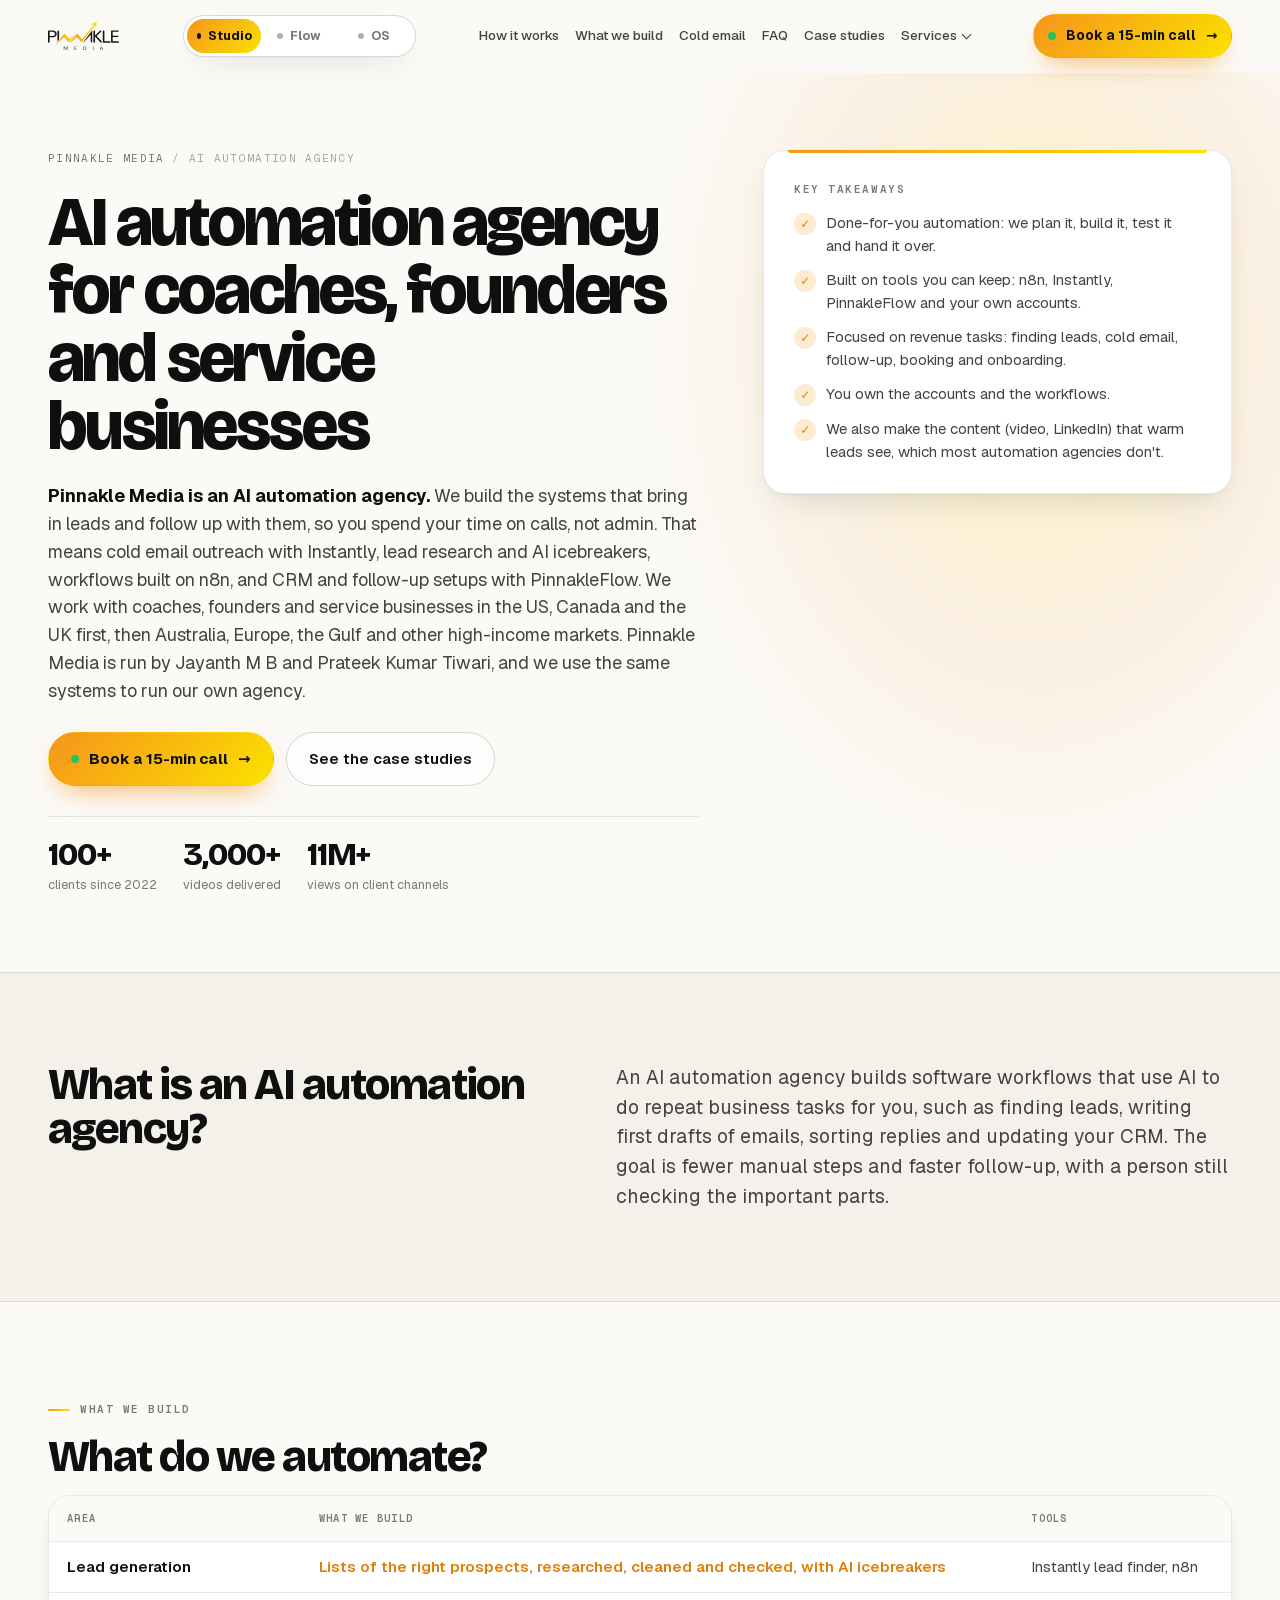
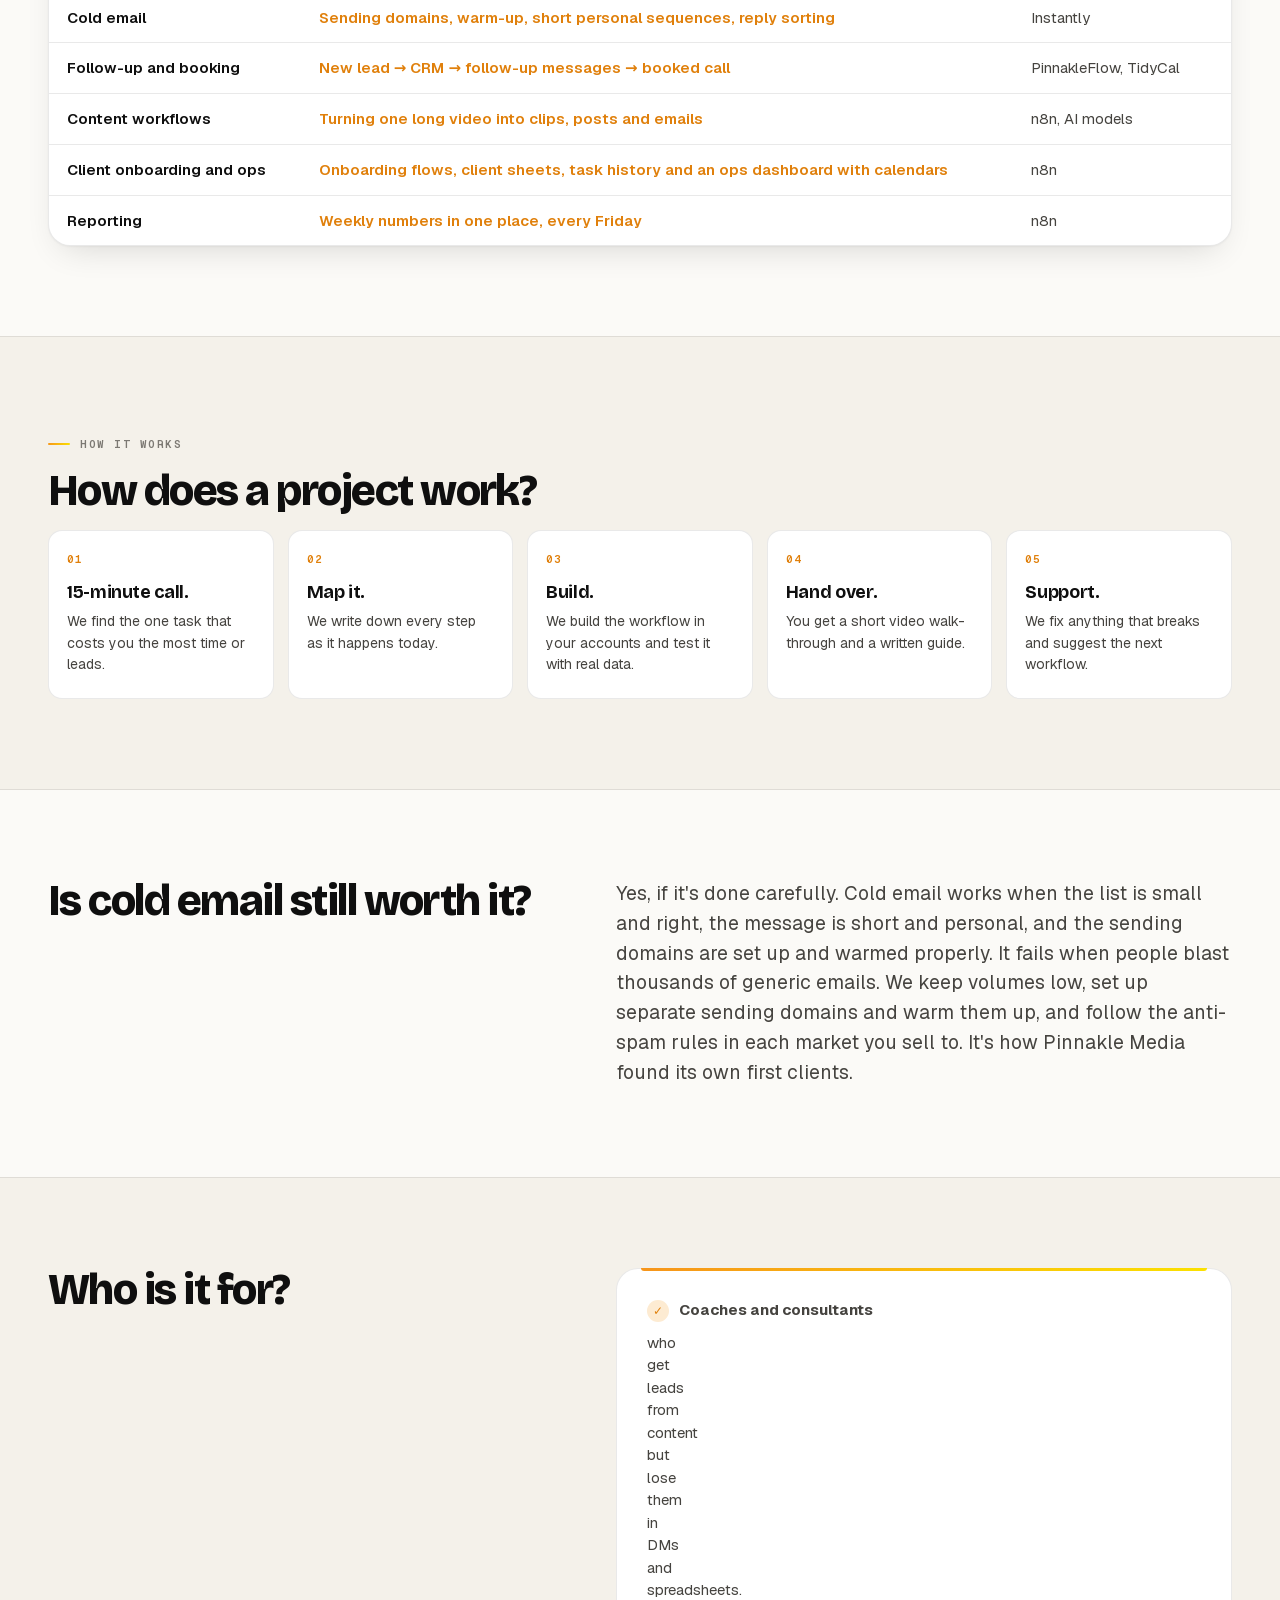
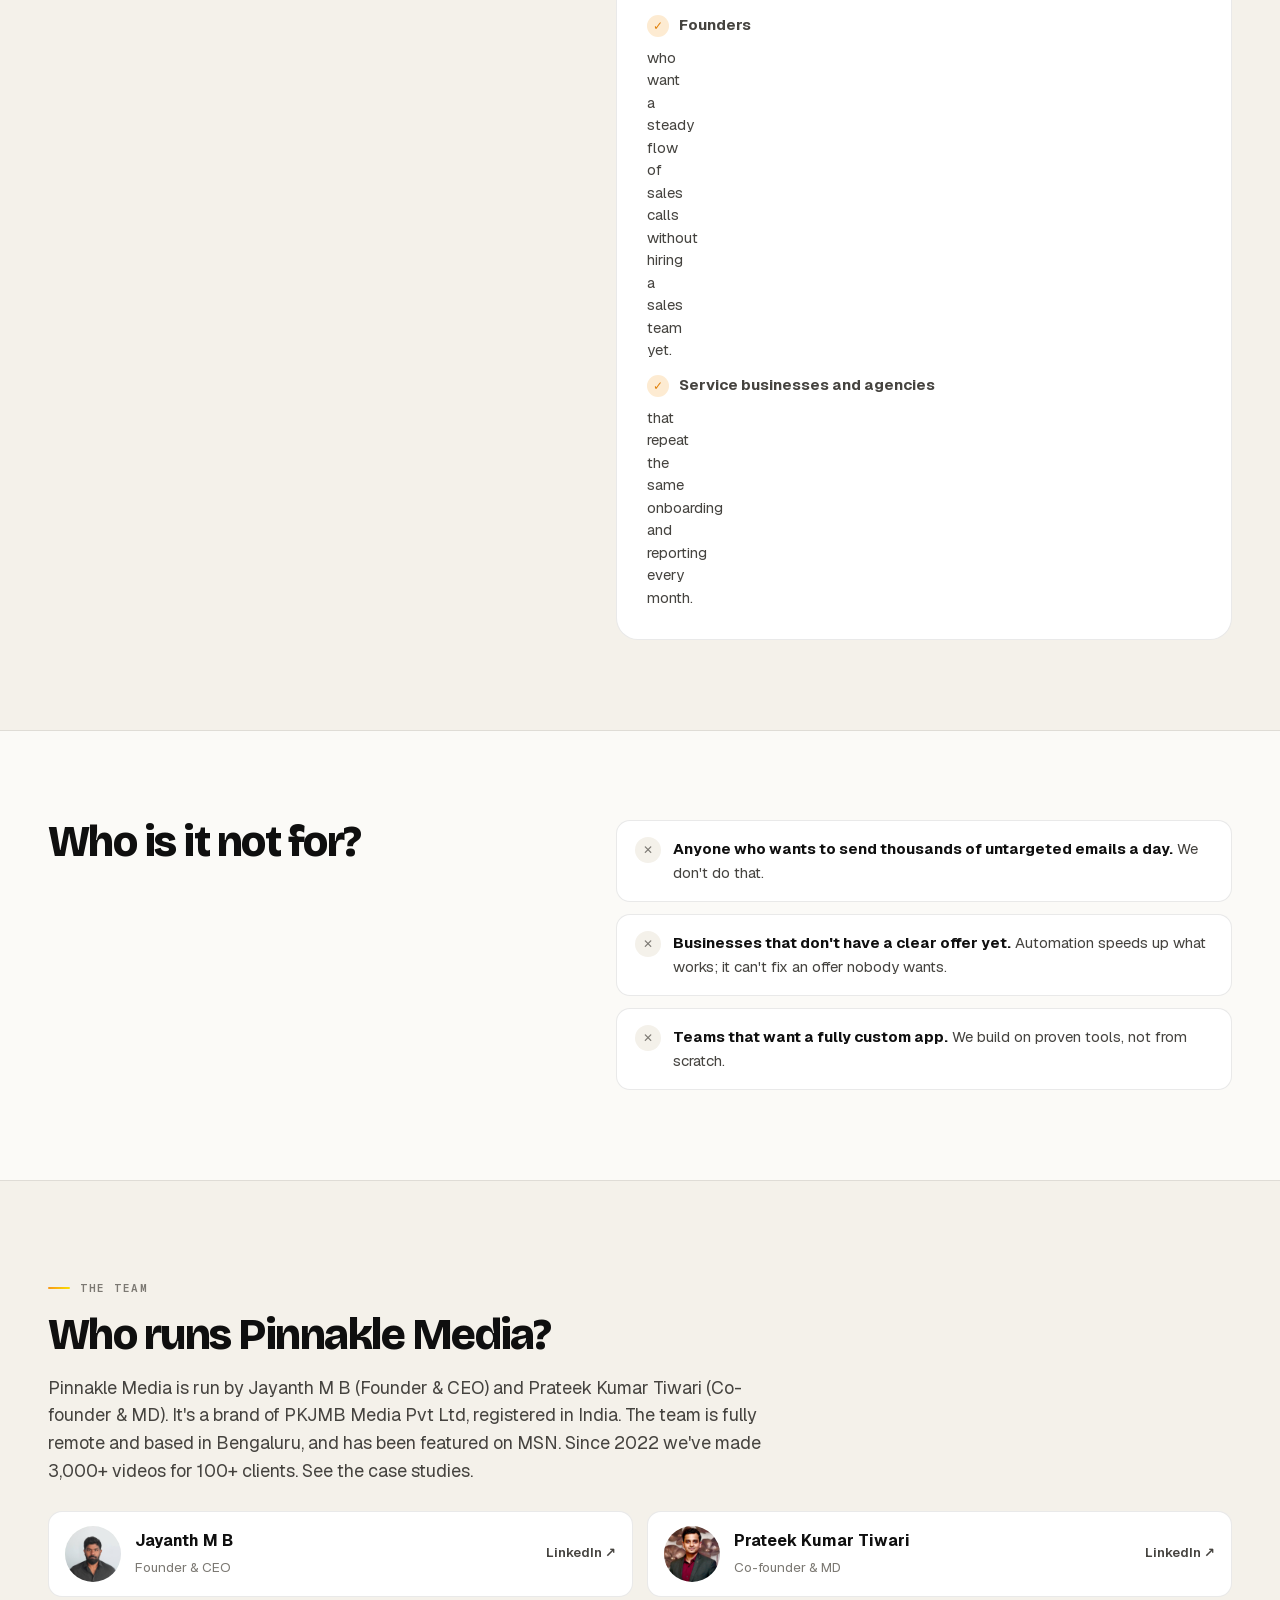
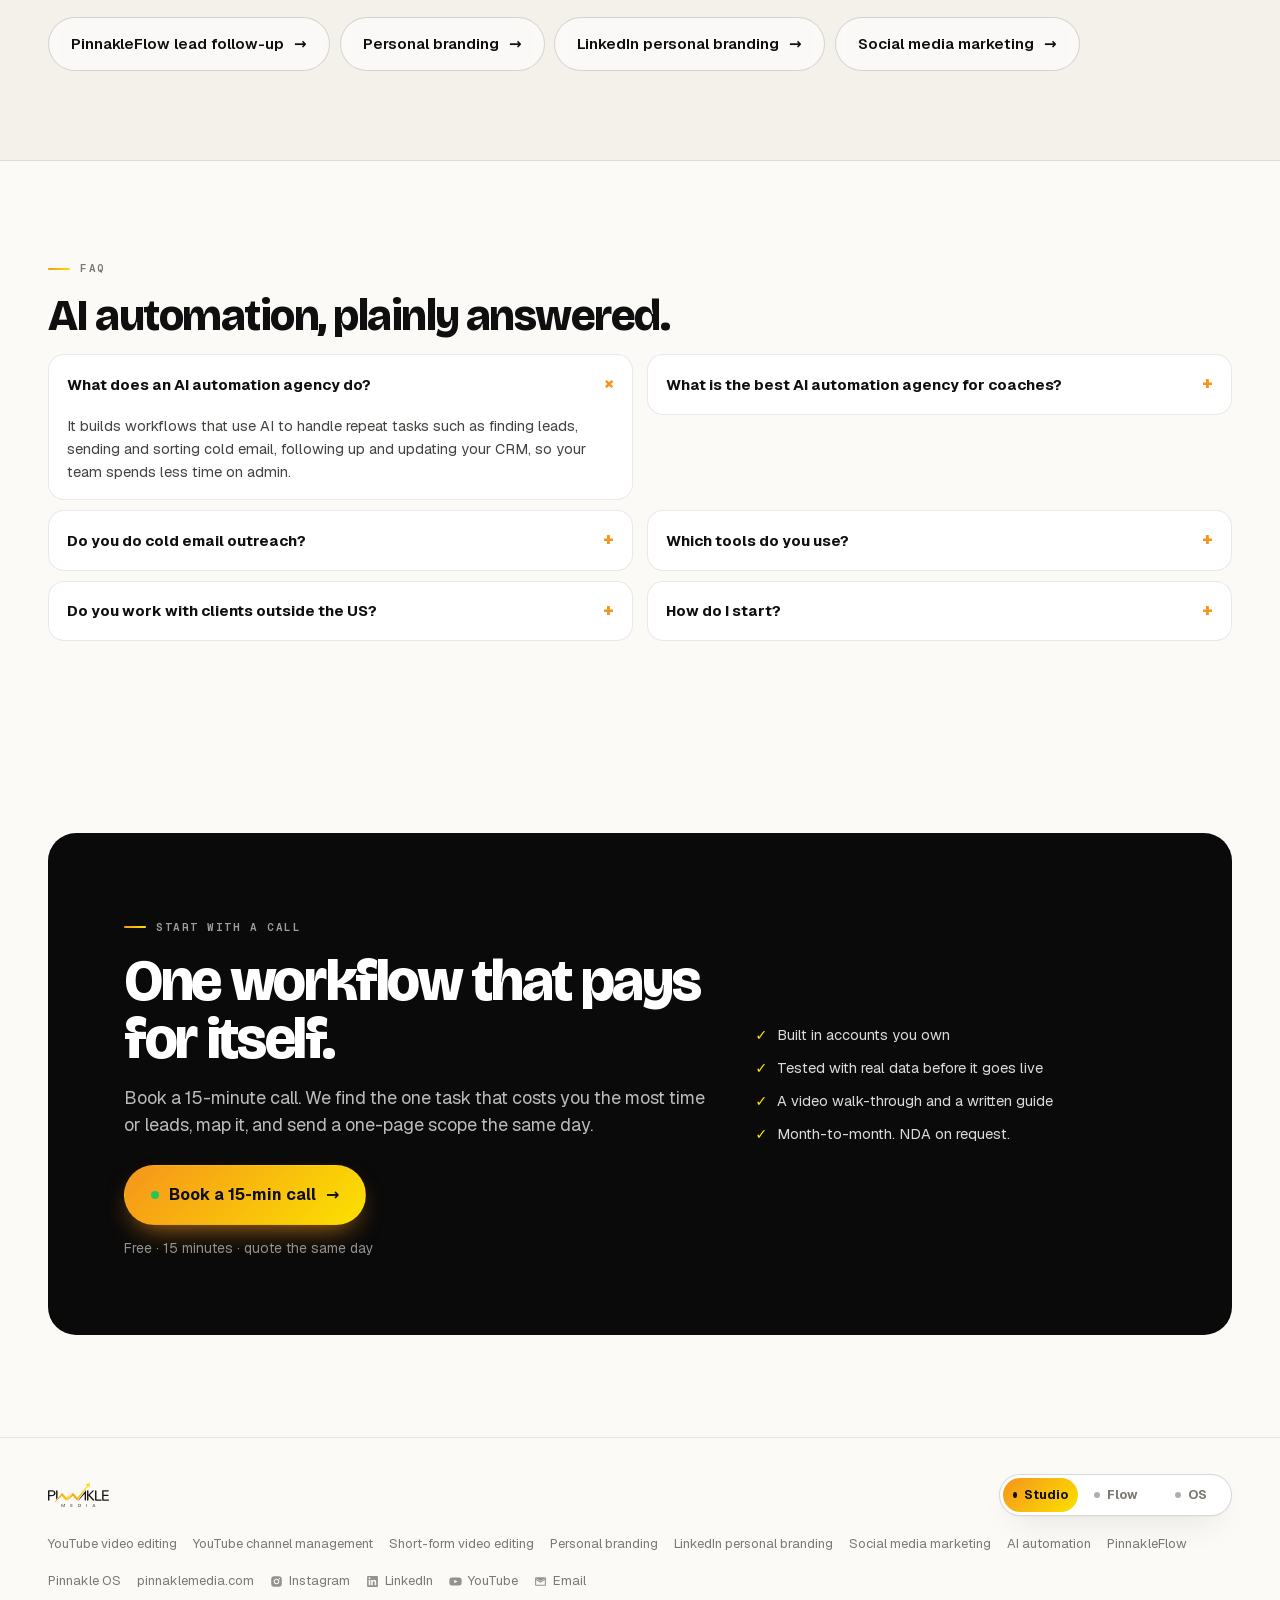
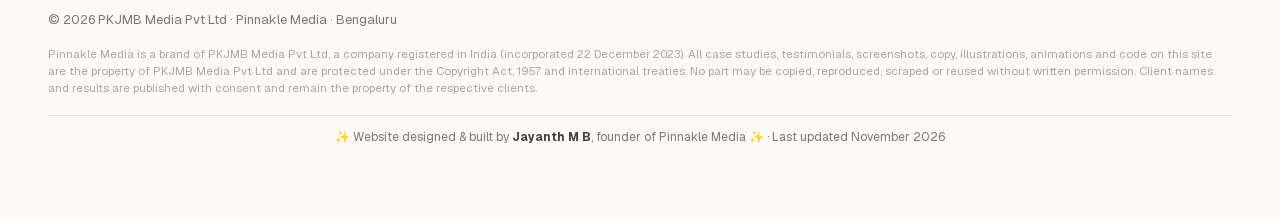
<file: ai-automation-agency/index.html>
<!doctype html>
<html lang="en">
<head>
<meta charset="utf-8">
<!-- Google tag (gtag.js) -->
<script async src="https://www.googletagmanager.com/gtag/js?id=G-79K5KFY1W8"></script>
<script>
  window.dataLayer = window.dataLayer || [];
  function gtag(){dataLayer.push(arguments);}
  gtag('js', new Date());
  gtag('config', 'G-79K5KFY1W8');
</script>
<meta name="viewport" content="width=device-width, initial-scale=1, viewport-fit=cover">
<title>AI Automation Agency for Coaches &amp; Founders | Pinnakle</title>
<meta name="description" content="Pinnakle Media is an AI automation agency for coaches and founders. We build n8n and AI workflows, cold email with Instantly and lead generation systems.">
<link rel="canonical" href="https://pinnaklemedia.com/ai-automation-agency/">
<meta name="robots" content="index,follow,max-image-preview:large,max-snippet:-1">
<meta property="og:type" content="website"><meta property="og:url" content="https://pinnaklemedia.com/ai-automation-agency/"><meta property="og:site_name" content="Pinnakle Media"><meta property="og:title" content="AI Automation Agency for Coaches &amp; Founders | Pinnakle"><meta property="og:description" content="Pinnakle Media is an AI automation agency for coaches and founders. We build n8n and AI workflows, cold email with Instantly and lead generation systems."><meta property="og:image" content="https://pinnaklemedia.com/assets/og.jpg"><meta property="og:image:width" content="1200"><meta property="og:image:height" content="630"><meta property="og:image:alt" content="Pinnakle Media, video editing and personal branding agency">
<meta name="twitter:card" content="summary_large_image"><meta name="twitter:title" content="AI Automation Agency for Coaches &amp; Founders | Pinnakle"><meta name="twitter:description" content="Pinnakle Media is an AI automation agency for coaches and founders. We build n8n and AI workflows, cold email with Instantly and lead generation systems."><meta name="twitter:image" content="https://pinnaklemedia.com/assets/og.jpg">
<meta name="author" content="Pinnakle Media">
<meta name="theme-color" content="#FBFAF7">
<link rel="icon" type="image/svg+xml" href="../assets/brand/icon-dark-square.svg">
<link rel="preload" as="font" type="font/woff2" crossorigin href="../assets/fonts/bricolage.woff2"><link rel="preload" as="font" type="font/woff2" crossorigin href="../assets/fonts/geist.woff2">
<link rel="stylesheet" href="../styles.css?v=20261022d">
<link rel="stylesheet" href="../pages.css?v=20261022d">
<script type="application/ld+json">{"@context": "https://schema.org", "@type": "Service", "name": "AI automation, cold email and lead generation", "serviceType": "AI automation agency", "areaServed": ["US", "CA", "GB", "AU", "NZ", "IE", "DE", "NL", "SE", "CH", "SG", "AE"], "audience": {"@type": "Audience", "audienceType": "Coaches, consultants, founders and service businesses"}, "description": "Done-for-you AI automation: lead generation, cold email with Instantly, follow-up and booking with PinnakleFlow, and n8n workflows for content, onboarding and reporting.", "url": "https://pinnaklemedia.com/ai-automation-agency/", "provider": {"@type": "Organization", "@id": "https://pinnaklemedia.com/#organization", "name": "Pinnakle Media", "legalName": "PKJMB Media Pvt Ltd", "url": "https://pinnaklemedia.com/"}, "@id": "https://pinnaklemedia.com/ai-automation-agency/#service"}</script>
<script type="application/ld+json">{"@context": "https://schema.org", "@type": "FAQPage", "mainEntity": [{"@type": "Question", "name": "What does an AI automation agency do?", "acceptedAnswer": {"@type": "Answer", "text": "It builds workflows that use AI to handle repeat tasks such as finding leads, sending and sorting cold email, following up and updating your CRM, so your team spends less time on admin."}}, {"@type": "Question", "name": "What is the best AI automation agency for coaches?", "acceptedAnswer": {"@type": "Answer", "text": "Look for one that starts with your offer and sales process, builds in accounts you own, and hands over a clear guide. Pinnakle Media does this and can also make the content your leads see."}}, {"@type": "Question", "name": "Do you do cold email outreach?", "acceptedAnswer": {"@type": "Answer", "text": "Yes. We set up sending domains, warm-up, short personal sequences and reply sorting in Instantly."}}, {"@type": "Question", "name": "Which tools do you use?", "acceptedAnswer": {"@type": "Answer", "text": "Mainly n8n, Instantly and PinnakleFlow, with AI models for drafting and sorting. You keep the accounts."}}, {"@type": "Question", "name": "Do you work with clients outside the US?", "acceptedAnswer": {"@type": "Answer", "text": "Yes. We work with clients in the US, Canada and the UK first, then Australia, Europe, the Gulf and other high-income markets, plus established brands anywhere."}}, {"@type": "Question", "name": "How do I start?", "acceptedAnswer": {"@type": "Answer", "text": "Book a 15-minute call: https://tidycal.com/pinnaklemedia/15-minute-meeting"}}]}</script>
<script type="application/ld+json">{"@context": "https://schema.org", "@type": "BreadcrumbList", "itemListElement": [{"@type": "ListItem", "position": 1, "name": "Pinnakle Media", "item": "https://pinnaklemedia.com/"}, {"@type": "ListItem", "position": 2, "name": "AI automation agency", "item": "https://pinnaklemedia.com/ai-automation-agency/"}]}</script>
<script type="application/ld+json">{"@context": "https://schema.org", "@type": "WebPage", "@id": "https://pinnaklemedia.com/ai-automation-agency/#webpage", "url": "https://pinnaklemedia.com/ai-automation-agency/", "name": "AI Automation Agency for Coaches & Founders | Pinnakle", "description": "Pinnakle Media is an AI automation agency for coaches and founders. We build n8n and AI workflows, cold email with Instantly and lead generation systems.", "isPartOf": {"@id": "https://pinnaklemedia.com/#website"}, "about": {"@id": "https://pinnaklemedia.com/ai-automation-agency/#service"}, "publisher": {"@id": "https://pinnaklemedia.com/#organization"}, "inLanguage": "en", "dateModified": "2026-11-04"}</script>
</head>
<body class="sp">
<div class="progress" aria-hidden="true"></div>
<header class="nav">
  <div class="wrap nav-in">
    <a class="logo" href="/" aria-label="Pinnakle Media home"><img src="../assets/brand/logo.svg" alt="Pinnakle Media logo"></a>
    <div class="switch three" data-on="studio" role="group" aria-label="Pinnakle sites"><a href="/" class="sw on"><i></i>Studio</a><a href="/flow/" class="sw "><i></i>Flow</a><a href="https://pinnaklemedia.app/" class="sw "><i></i>OS</a><span class="sw-knob" aria-hidden="true"></span></div>
    <nav class="nav-links" aria-label="Sections">
      <div class="switch three only-m" data-on="studio" role="group" aria-label="Pinnakle sites"><a href="/" class="sw on"><i></i>Studio</a><a href="/flow/" class="sw "><i></i>Flow</a><a href="https://pinnaklemedia.app/" class="sw "><i></i>OS</a><span class="sw-knob" aria-hidden="true"></span></div>
      <a href="#how">How it works</a><a href="#automate">What we build</a><a href="#coldemail">Cold email</a><a href="#faq">FAQ</a><a href="/">Case studies</a>
      <div class="nav-dd"><button type="button" class="nav-dd-btn" aria-haspopup="true" aria-expanded="false">Services</button><div class="nav-dd-menu"><a href="/youtube-video-editing/"><b>YouTube video editing</b><span>Long-form, Shorts and Reels, 24–48 h turnaround</span></a><a href="/youtube-channel-management/"><b>YouTube channel management</b><span>Editing, Shorts, thumbnails, posting and a Friday report</span></a><a href="/short-form-video-editing/"><b>Short-form video editing</b><span>Shorts, Reels and TikToks cut from long videos and podcasts</span></a><a href="/personal-branding-agency/"><b>Personal branding</b><span>LinkedIn ghostwriting, YouTube and Shorts for founders</span></a><a href="/linkedin-personal-branding/"><b>LinkedIn personal branding</b><span>Ghostwritten posts in your voice, profile and clips</span></a><a href="/social-media-marketing-agency/"><b>Social media marketing</b><span>Video-first posting for coaches and small businesses</span></a><a href="/ai-automation-agency/" aria-current="page"><b>AI automation</b><span>Cold email, lead follow-up and n8n workflows</span></a></div></div>
      <a class="btn btn-brand btn-call only-m" href="https://tidycal.com/pinnaklemedia/15-minute-meeting" target="_blank" rel="noopener"><span class="dot"></span>Book a 15-min call <span class="arrow">→</span></a>
    </nav>
    <a class="btn btn-brand btn-call cta-desk" href="https://tidycal.com/pinnaklemedia/15-minute-meeting" target="_blank" rel="noopener" title="Free · usually a slot within 48 hours"><span class="dot" aria-hidden="true"></span>Book a 15-min call <span class="arrow">→</span></a>
    <a class="btn btn-brand btn-call cta-mob" href="https://tidycal.com/pinnaklemedia/15-minute-meeting" target="_blank" rel="noopener"><span class="dot"></span>Book a 15-min call</a>
    <button class="nav-toggle" aria-label="Menu"><span></span><span></span><span></span></button>
  </div>
</header>

<main id="top">
<section class="sp-hero" id="intro">
  <div class="wrap sp-grid">
    <div>
      <ol class="crumbs"><li><a href="/">Pinnakle Media</a></li><li>AI automation agency</li></ol>
      <h1>AI automation agency for coaches, founders and service businesses</h1>
      <p class="lead"><strong>Pinnakle Media is an AI automation agency.</strong> We build the systems that bring in leads and follow up with them, so you spend your time on calls, not admin. That means cold email outreach with Instantly, lead research and AI icebreakers, workflows built on n8n, and CRM and follow-up setups with <a href="/flow/">PinnakleFlow</a>. We work with coaches, founders and service businesses in the US, Canada and the UK first, then Australia, Europe, the Gulf and other high-income markets. Pinnakle Media is run by Jayanth M B and Prateek Kumar Tiwari, and we use the same systems to run our own agency.</p>
      <div class="sp-cta"><a class="btn btn-brand btn-call" href="https://tidycal.com/pinnaklemedia/15-minute-meeting" target="_blank" rel="noopener"><span class="dot" aria-hidden="true"></span>Book a 15-min call <span class="arrow">→</span></a><a class="btn btn-ghost" href="/#cases">See the case studies</a></div>
      <div class="sp-stats"><div><b>100+</b><span>clients since 2022</span></div><div><b>3,000+</b><span>videos delivered</span></div><div><b>11M+</b><span>views on client channels</span></div></div>
    </div>
    <aside class="kt" aria-labelledby="kt-h">
      <h2 id="kt-h">Key takeaways</h2>
      <ul>
        <li>Done-for-you automation: we plan it, build it, test it and hand it over.</li>
        <li>Built on tools you can keep: n8n, Instantly, PinnakleFlow and your own accounts.</li>
        <li>Focused on revenue tasks: finding leads, cold email, follow-up, booking and onboarding.</li>
        <li>You own the accounts and the workflows.</li>
        <li>We also make the content (video, LinkedIn) that warm leads see, which most automation agencies don't.</li>
      </ul>
    </aside>
  </div>
</section>

<section class="sp-sec alt" id="what">
  <div class="wrap sp-two">
    <h2>What is an AI automation agency?</h2>
    <p class="sp-def">An AI automation agency builds software workflows that use AI to do repeat business tasks for you, such as finding leads, writing first drafts of emails, sorting replies and updating your CRM. The goal is fewer manual steps and faster follow-up, with a person still checking the important parts.</p>
  </div>
</section>
<section class="sp-sec" id="automate">
  <div class="wrap">
    <div class="eyebrow">What we build</div>
    <h2>What do we automate?</h2>
    <div class="tbl-wrap"><table class="tbl fit"><caption style="position:absolute;left:-9999px">What Pinnakle Media automates and the tools used</caption><thead><tr><th scope="col">Area</th><th scope="col">What we build</th><th scope="col">Tools</th></tr></thead><tbody><tr><td>Lead generation</td><td>Lists of the right prospects, researched, cleaned and checked, with AI icebreakers</td><td>Instantly lead finder, n8n</td></tr><tr><td>Cold email</td><td>Sending domains, warm-up, short personal sequences, reply sorting</td><td>Instantly</td></tr><tr><td>Follow-up and booking</td><td>New lead → CRM → follow-up messages → booked call</td><td>PinnakleFlow, TidyCal</td></tr><tr><td>Content workflows</td><td>Turning one long video into clips, posts and emails</td><td>n8n, AI models</td></tr><tr><td>Client onboarding and ops</td><td>Onboarding flows, client sheets, task history and an ops dashboard with calendars</td><td>n8n</td></tr><tr><td>Reporting</td><td>Weekly numbers in one place, every Friday</td><td>n8n</td></tr></tbody></table></div>
  </div>
</section>
<section class="sp-sec alt" id="how">
  <div class="wrap">
    <div class="eyebrow">How it works</div>
    <h2>How does a project work?</h2>
    <ol class="steps">
      <li><b>15-minute call.</b><p>We find the one task that costs you the most time or leads.</p></li>
      <li><b>Map it.</b><p>We write down every step as it happens today.</p></li>
      <li><b>Build.</b><p>We build the workflow in your accounts and test it with real data.</p></li>
      <li><b>Hand over.</b><p>You get a short video walk-through and a written guide.</p></li>
      <li><b>Support.</b><p>We fix anything that breaks and suggest the next workflow.</p></li>
    </ol>
  </div>
</section>
<section class="sp-sec" id="coldemail">
  <div class="wrap sp-two">
    <h2>Is cold email still worth it?</h2>
    <p class="sp-def">Yes, if it's done carefully. Cold email works when the list is small and right, the message is short and personal, and the sending domains are set up and warmed properly. It fails when people blast thousands of generic emails. We keep volumes low, set up separate sending domains and warm them up, and follow the anti-spam rules in each market you sell to. It's how Pinnakle Media found its own first clients.</p>
  </div>
</section>
<section class="sp-sec alt" id="who">
  <div class="wrap sp-two">
    <h2>Who is it for?</h2>
    <div class="kt" style="box-shadow:none"><ul>
        <li><b>Coaches and consultants</b> who get leads from content but lose them in DMs and spreadsheets.</li>
        <li><b>Founders</b> who want a steady flow of sales calls without hiring a sales team yet.</li>
        <li><b>Service businesses and agencies</b> that repeat the same onboarding and reporting every month.</li>
      </ul></div>
  </div>
</section>
<section class="sp-sec" id="fit">
  <div class="wrap sp-two">
    <h2>Who is it not for?</h2>
    <ul class="nofit">
      <li><span><b>Anyone who wants to send thousands of untargeted emails a day.</b> We don't do that.</span></li>
      <li><span><b>Businesses that don't have a clear offer yet.</b> Automation speeds up what works; it can't fix an offer nobody wants.</span></li>
      <li><span><b>Teams that want a fully custom app.</b> We build on proven tools, not from scratch.</span></li>
    </ul>
  </div>
</section>
<section class="sp-sec alt" id="team">
  <div class="wrap">
    <div class="eyebrow">The team</div>
    <h2>Who runs Pinnakle Media?</h2>
    <p class="lead">Pinnakle Media is run by Jayanth M B (Founder &amp; CEO) and Prateek Kumar Tiwari (Co-founder &amp; MD). It's a brand of PKJMB Media Pvt Ltd, registered in India. The team is fully remote and based in Bengaluru, and has been <a href="https://www.msn.com/en-us/news/other/from-cold-email-to-content-gold-how-to-find-the-right-marketing-partner-for-your-youtube-channel/ar-AA1CbLdZ" target="_blank" rel="noopener">featured on MSN</a>. Since 2022 we've made 3,000+ videos for 100+ clients. <a href="/#cases">See the case studies</a>.</p>
    <div class="runs"><div class="p"><img src="../assets/team/jayanth-2.jpg" alt="Jayanth M B, Founder &amp; CEO of Pinnakle Media" loading="lazy"><div><b>Jayanth M B</b><span>Founder &amp; CEO</span></div><a href="https://www.linkedin.com/in/jayanthmb/" target="_blank" rel="noopener">LinkedIn ↗</a></div><div class="p"><img src="../assets/team/prateek.jpg" alt="Prateek Kumar Tiwari, Co-founder &amp; MD of Pinnakle Media" loading="lazy"><div><b>Prateek Kumar Tiwari</b><span>Co-founder &amp; MD</span></div><a href="https://www.linkedin.com/in/prateek-kumar-tiwari19" target="_blank" rel="noopener">LinkedIn ↗</a></div></div>
    <div class="sp-more"><a class="btn btn-ghost" href="/flow/">PinnakleFlow lead follow-up <span class="arrow">→</span></a><a class="btn btn-ghost" href="/personal-branding-agency/">Personal branding <span class="arrow">→</span></a><a class="btn btn-ghost" href="/linkedin-personal-branding/">LinkedIn personal branding <span class="arrow">→</span></a><a class="btn btn-ghost" href="/social-media-marketing-agency/">Social media marketing <span class="arrow">→</span></a></div>
  </div>
</section>

<section class="sp-sec sp-faq" id="faq">
  <div class="wrap">
    <div class="eyebrow">FAQ</div>
    <h2>AI automation, plainly answered.</h2>
    <div class="faq">
<details open><summary>What does an AI automation agency do?</summary><p>It builds workflows that use AI to handle repeat tasks such as finding leads, sending and sorting cold email, following up and updating your CRM, so your team spends less time on admin.</p></details>
<details><summary>What is the best AI automation agency for coaches?</summary><p>Look for one that starts with your offer and sales process, builds in accounts you own, and hands over a clear guide. Pinnakle Media does this and can also make the content your leads see.</p></details>
<details><summary>Do you do cold email outreach?</summary><p>Yes. We set up sending domains, warm-up, short personal sequences and reply sorting in Instantly.</p></details>
<details><summary>Which tools do you use?</summary><p>Mainly n8n, Instantly and PinnakleFlow, with AI models for drafting and sorting. You keep the accounts.</p></details>
<details><summary>Do you work with clients outside the US?</summary><p>Yes. We work with clients in the US, Canada and the UK first, then Australia, Europe, the Gulf and other high-income markets, plus established brands anywhere.</p></details>
<details><summary>How do I start?</summary><p>Book a 15-minute call: <a href="https://tidycal.com/pinnaklemedia/15-minute-meeting" target="_blank" rel="noopener">https://tidycal.com/pinnaklemedia/15-minute-meeting</a></p></details>
    </div>
  </div>
</section>

<section class="cta" id="connect">
  <div class="wrap">
    <div class="cta-box">
      <svg class="peaks" viewBox="0 0 600 260" aria-hidden="true"><path d="M0 240 L80 170 L140 210 L220 120 L300 190 L380 90 L460 160 L540 60 L600 100"/><path d="M0 250 L100 200 L170 230 L260 150 L340 210 L420 130 L500 190 L600 120" opacity=".5"/></svg>
      <div><div class="eyebrow" style="color:rgba(255,255,255,.6)">Start with a call</div><h2 class="h2">One workflow that pays for itself.</h2><p class="lead" style="margin:16px 0 26px">Book a 15-minute call. We find the one task that costs you the most time or leads, map it, and send a one-page scope the same day.</p><a class="btn btn-brand btn-call big" href="https://tidycal.com/pinnaklemedia/15-minute-meeting" target="_blank" rel="noopener"><span class="dot"></span>Book a 15-min call <span class="arrow">→</span></a><div class="small" style="margin-top:12px;color:rgba(255,255,255,.55)">Free · 15 minutes · quote the same day</div></div>
      <div class="cta-side"><div class="li"><i>✓</i> Built in accounts you own</div><div class="li"><i>✓</i> Tested with real data before it goes live</div><div class="li"><i>✓</i> A video walk-through and a written guide</div><div class="li"><i>✓</i> Month-to-month. NDA on request.</div></div>
    </div>
  </div>
</section>
</main>

<footer><div class="wrap foot">
  <a href="https://pinnaklemedia.com" target="_blank" rel="noopener"><img src="../assets/brand/logo.svg" alt="Pinnakle Media logo"></a>
  <div class="switch three" data-on="studio" role="group" aria-label="Pinnakle sites"><a href="/" class="sw on"><i></i>Studio</a><a href="/flow/" class="sw "><i></i>Flow</a><a href="https://pinnaklemedia.app/" class="sw "><i></i>OS</a><span class="sw-knob" aria-hidden="true"></span></div>
  <div class="foot-links"><a href="/youtube-video-editing/">YouTube video editing</a><a href="/youtube-channel-management/">YouTube channel management</a><a href="/short-form-video-editing/">Short-form video editing</a><a href="/personal-branding-agency/">Personal branding</a><a href="/linkedin-personal-branding/">LinkedIn personal branding</a><a href="/social-media-marketing-agency/">Social media marketing</a><a href="/ai-automation-agency/">AI automation</a><a href="/flow/">PinnakleFlow</a><a href="https://pinnaklemedia.app/" target="_blank" rel="noopener">Pinnakle OS</a><a href="https://pinnaklemedia.com" target="_blank" rel="noopener">pinnaklemedia.com</a><a href="https://www.instagram.com/pinnaklemedia/" target="_blank" rel="noopener"><svg class="fico" viewBox="0 0 24 24" aria-hidden="true"><path d="M12 2.2c3.2 0 3.6 0 4.8.1 3.2.1 4.8 1.7 4.9 4.9.1 1.3.1 1.6.1 4.8s0 3.6-.1 4.8c-.1 3.2-1.7 4.8-4.9 4.9-1.3.1-1.6.1-4.8.1s-3.6 0-4.8-.1c-3.3-.1-4.8-1.7-4.9-4.9C2.2 15.6 2.2 15.2 2.2 12s0-3.6.1-4.8C2.4 3.9 4 2.4 7.2 2.3c1.2-.1 1.6-.1 4.8-.1zm0 4.7a5.1 5.1 0 1 0 0 10.2 5.1 5.1 0 0 0 0-10.2zm0 8.4a3.3 3.3 0 1 1 0-6.6 3.3 3.3 0 0 1 0 6.6zm5.3-9.8a1.2 1.2 0 1 0 0 2.4 1.2 1.2 0 0 0 0-2.4z"/></svg>Instagram</a><a href="https://www.linkedin.com/in/pinnakle-media-87b2672a0/" target="_blank" rel="noopener"><svg class="fico" viewBox="0 0 24 24" aria-hidden="true"><path d="M20.4 2H3.6A1.6 1.6 0 0 0 2 3.6v16.8A1.6 1.6 0 0 0 3.6 22h16.8a1.6 1.6 0 0 0 1.6-1.6V3.6A1.6 1.6 0 0 0 20.4 2zM8 19H5V9h3v10zM6.5 7.7a1.7 1.7 0 1 1 0-3.4 1.7 1.7 0 0 1 0 3.4zM19 19h-3v-4.9c0-1.2 0-2.7-1.6-2.7s-1.9 1.3-1.9 2.6V19h-3V9h2.9v1.4a3.2 3.2 0 0 1 2.8-1.6c3 0 3.6 2 3.6 4.6V19z"/></svg>LinkedIn</a><a href="https://www.youtube.com/@PinnakleMedia" target="_blank" rel="noopener"><svg class="fico" viewBox="0 0 24 24" aria-hidden="true"><path d="M23 7.2a3 3 0 0 0-2.1-2.1C19 4.6 12 4.6 12 4.6s-7 0-8.9.5A3 3 0 0 0 1 7.2 31 31 0 0 0 .6 12a31 31 0 0 0 .4 4.8 3 3 0 0 0 2.1 2.1c1.9.5 8.9.5 8.9.5s7 0 8.9-.5a3 3 0 0 0 2.1-2.1 31 31 0 0 0 .4-4.8 31 31 0 0 0-.4-4.8zM9.7 15.1V8.9l6 3.1-6 3.1z"/></svg>YouTube</a><a href="mailto:pinnaklemedia@gmail.com"><svg class="fico" viewBox="0 0 24 24" aria-hidden="true"><path d="M2 5.5A1.5 1.5 0 0 1 3.5 4h17A1.5 1.5 0 0 1 22 5.5v13a1.5 1.5 0 0 1-1.5 1.5h-17A1.5 1.5 0 0 1 2 18.5v-13zm2 .7v.6l8 5 8-5v-.6l-8 5-8-5zm0 2.9V18h16V9.1l-8 5-8-5z"/></svg>Email</a></div>
  <div>© <span data-year>2026</span> PKJMB Media Pvt Ltd · Pinnakle Media · Bengaluru</div>
</div>
<div class="wrap legal">Pinnakle Media is a brand of PKJMB Media Pvt Ltd, a company registered in India (incorporated 22 December 2023). All case studies, testimonials, screenshots, copy, illustrations, animations and code on this site are the property of PKJMB Media Pvt Ltd and are protected under the Copyright Act, 1957 and international treaties. No part may be copied, reproduced, scraped or reused without written permission. Client names and results are published with consent and remain the property of the respective clients.</div>
<div class="wrap credit">✨ Website designed &amp; built by <a href="https://www.linkedin.com/in/jayanthmb/" target="_blank" rel="noopener"><b>Jayanth M B</b></a>, founder of Pinnakle Media ✨ · Last updated November 2026</div>
</footer>

<script>
(() => {
  const nav = document.querySelector('.nav'), tg = document.querySelector('.nav-toggle'), pr = document.querySelector('.progress');
  tg.addEventListener('click', () => { nav.classList.toggle('open'); document.body.style.overflow = nav.classList.contains('open') ? 'hidden' : ''; });
  document.querySelectorAll('.nav-links a').forEach(a => a.addEventListener('click', () => { nav.classList.remove('open'); document.body.style.overflow = ''; }));
  document.querySelectorAll('.nav-dd-btn').forEach(b => b.addEventListener('click', () => { const d = b.parentNode; d.classList.toggle('on'); b.setAttribute('aria-expanded', d.classList.contains('on')); }));
  document.addEventListener('click', e => { if (!e.target.closest('.nav-dd')) document.querySelectorAll('.nav-dd.on').forEach(d => d.classList.remove('on')); });
  const sc = () => { nav.classList.toggle('scrolled', scrollY > 12); const h = document.documentElement; pr.style.width = (h.scrollTop / Math.max(1, h.scrollHeight - h.clientHeight) * 100).toFixed(2) + '%'; };
  addEventListener('scroll', sc, { passive: true }); sc();
  document.querySelectorAll('[data-year]').forEach(e => e.textContent = new Date().getFullYear());
})();
</script>
</body>
</html>
</file>
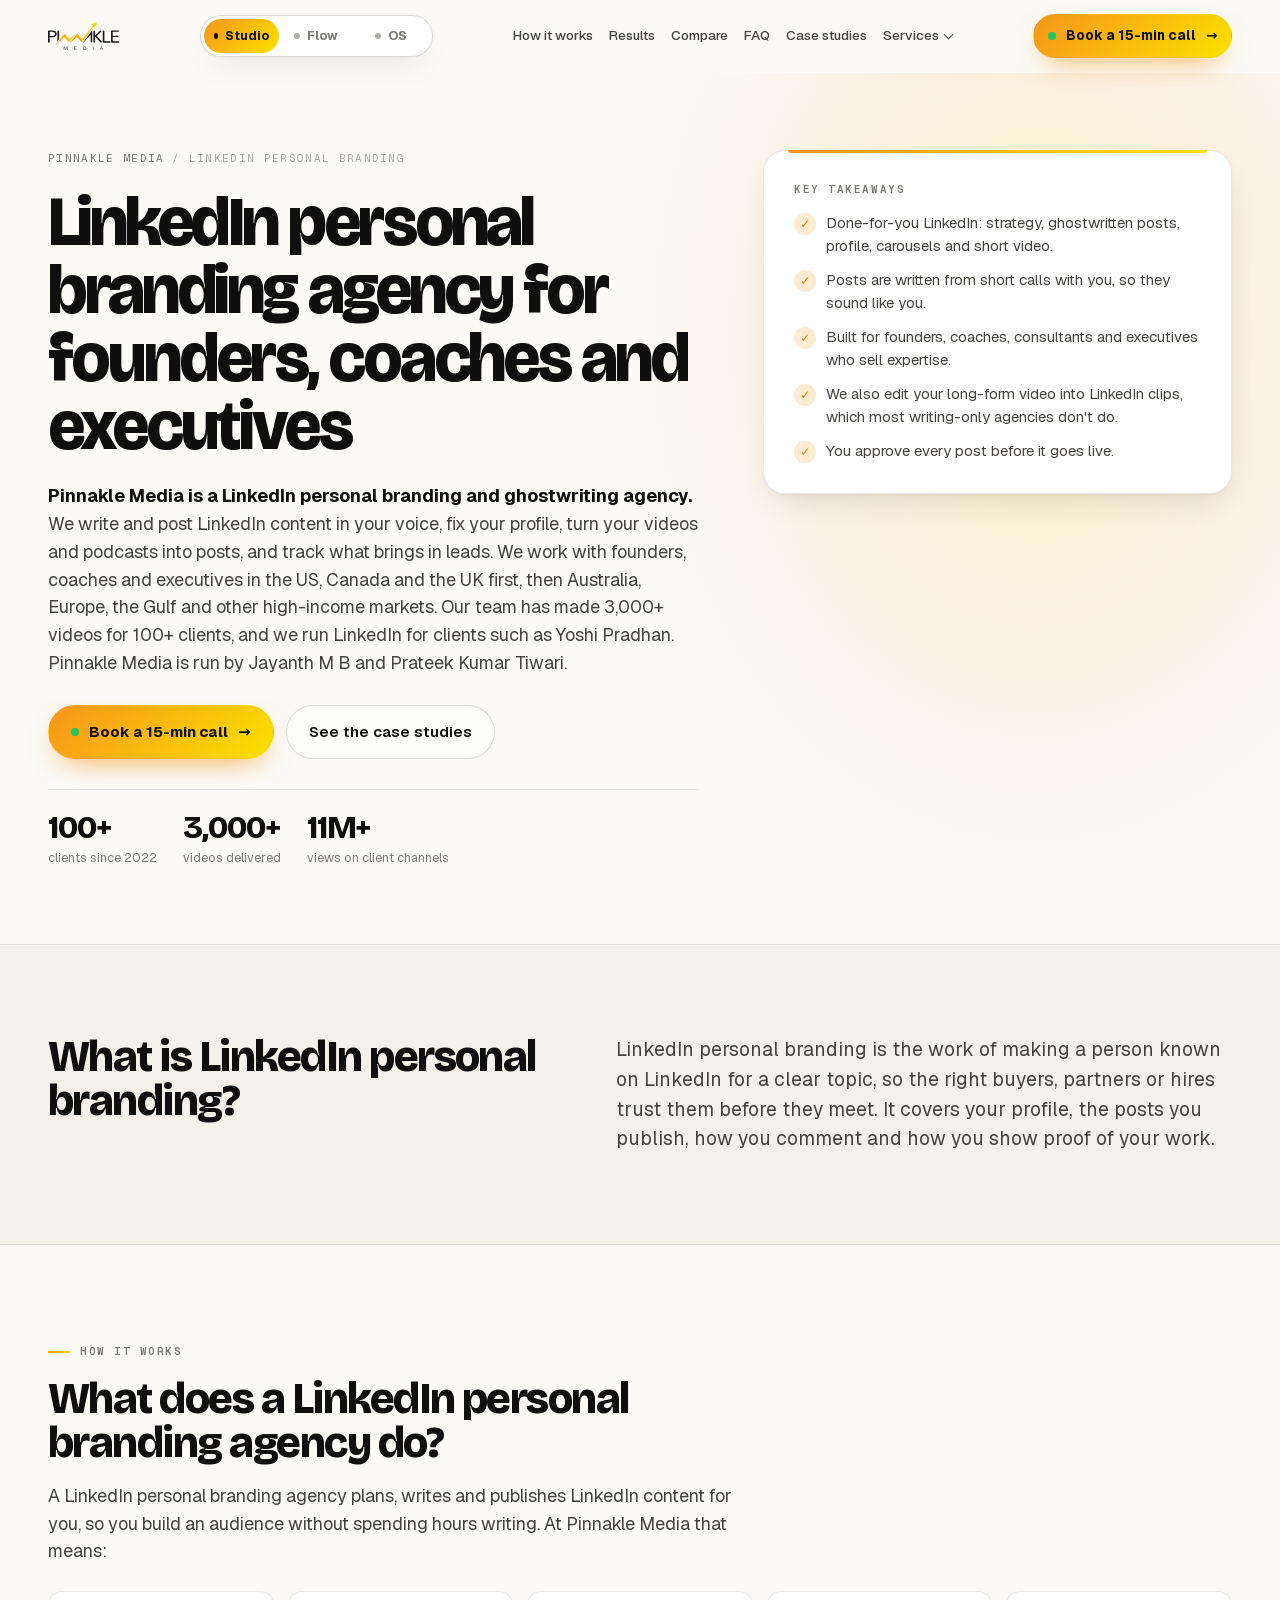
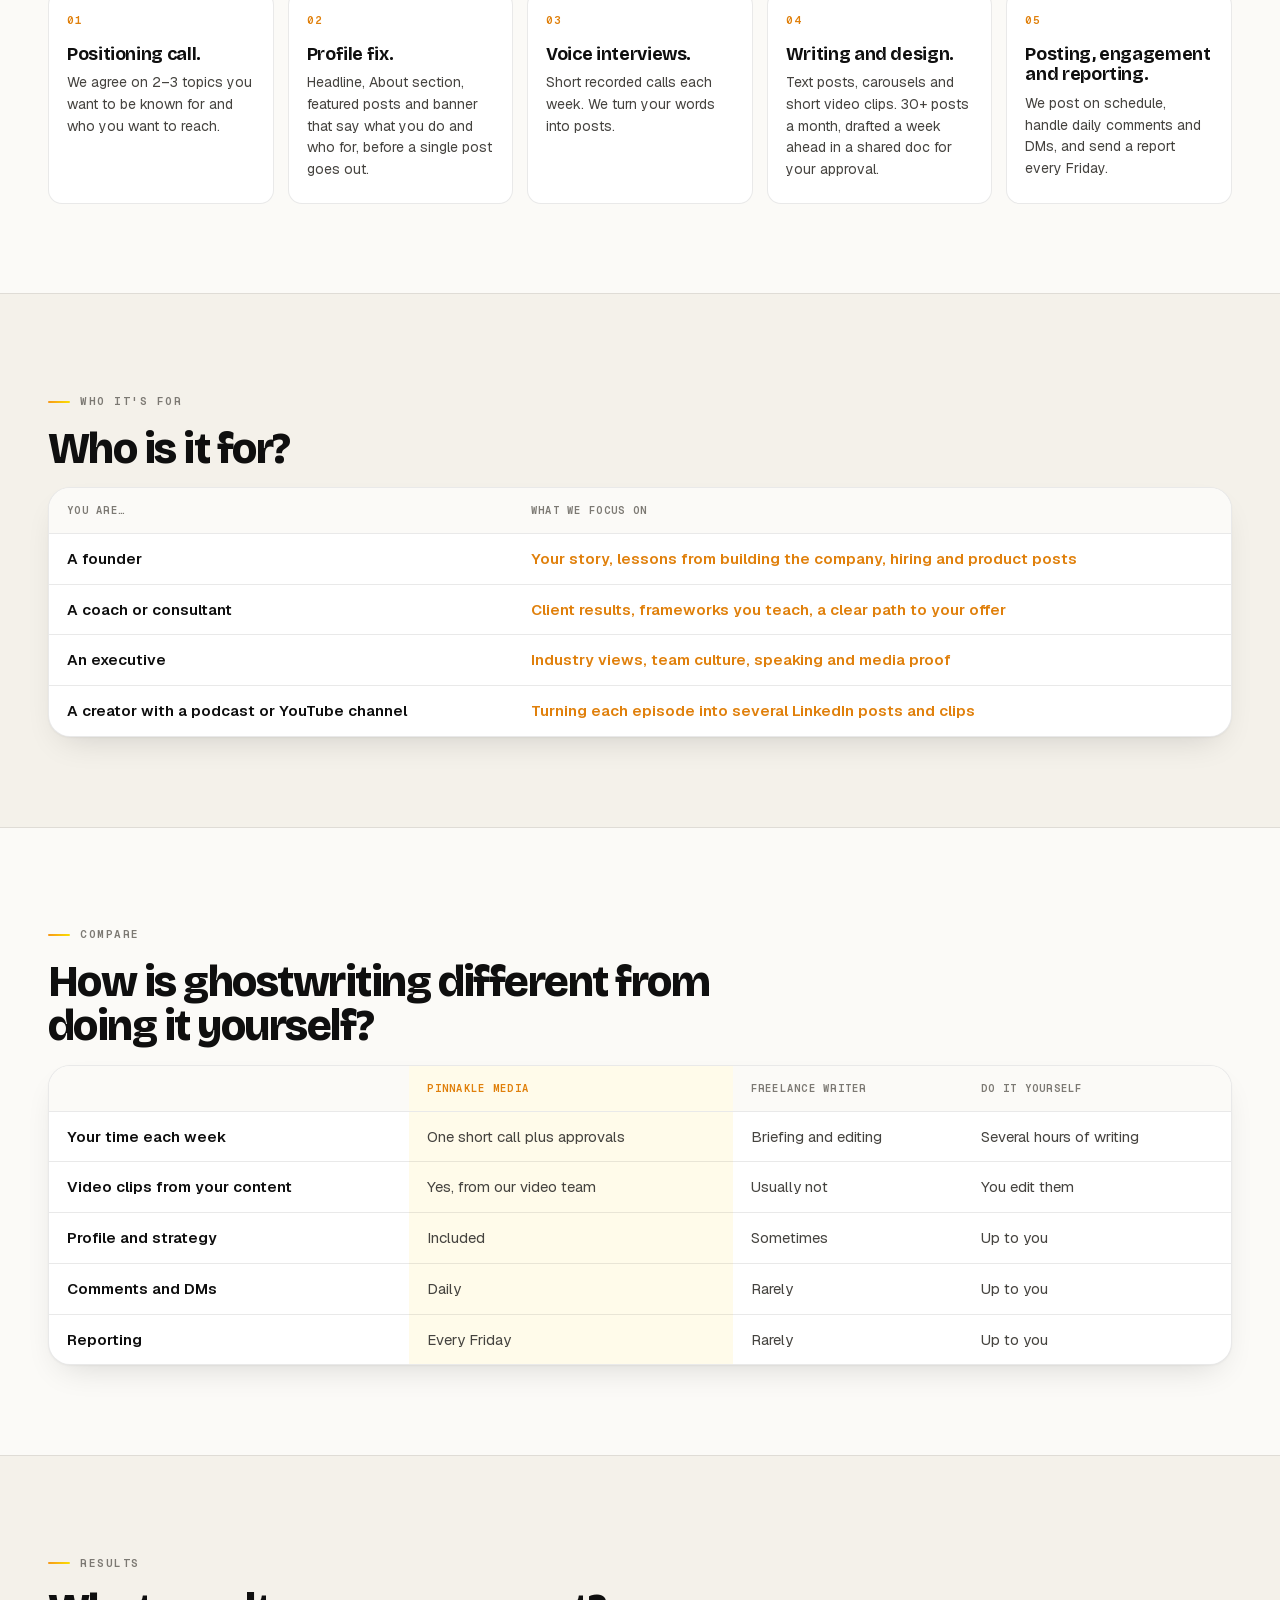
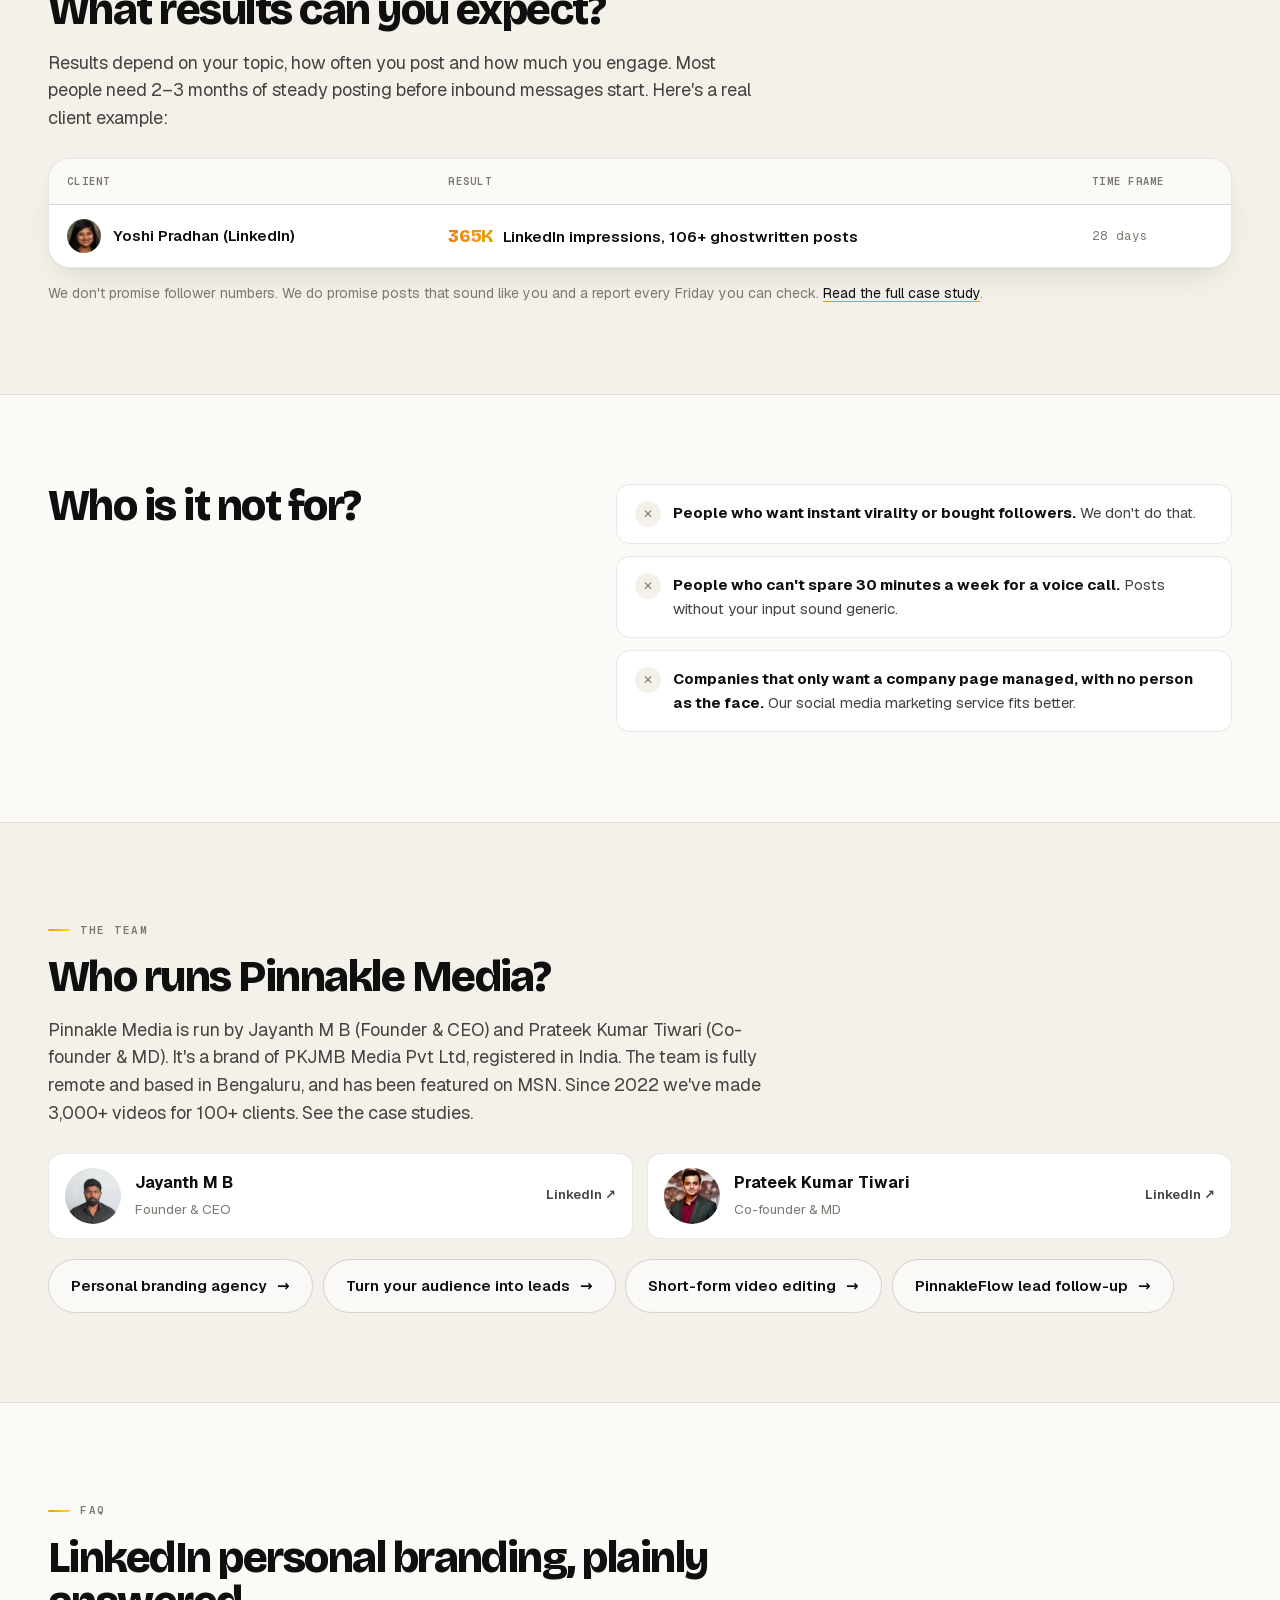
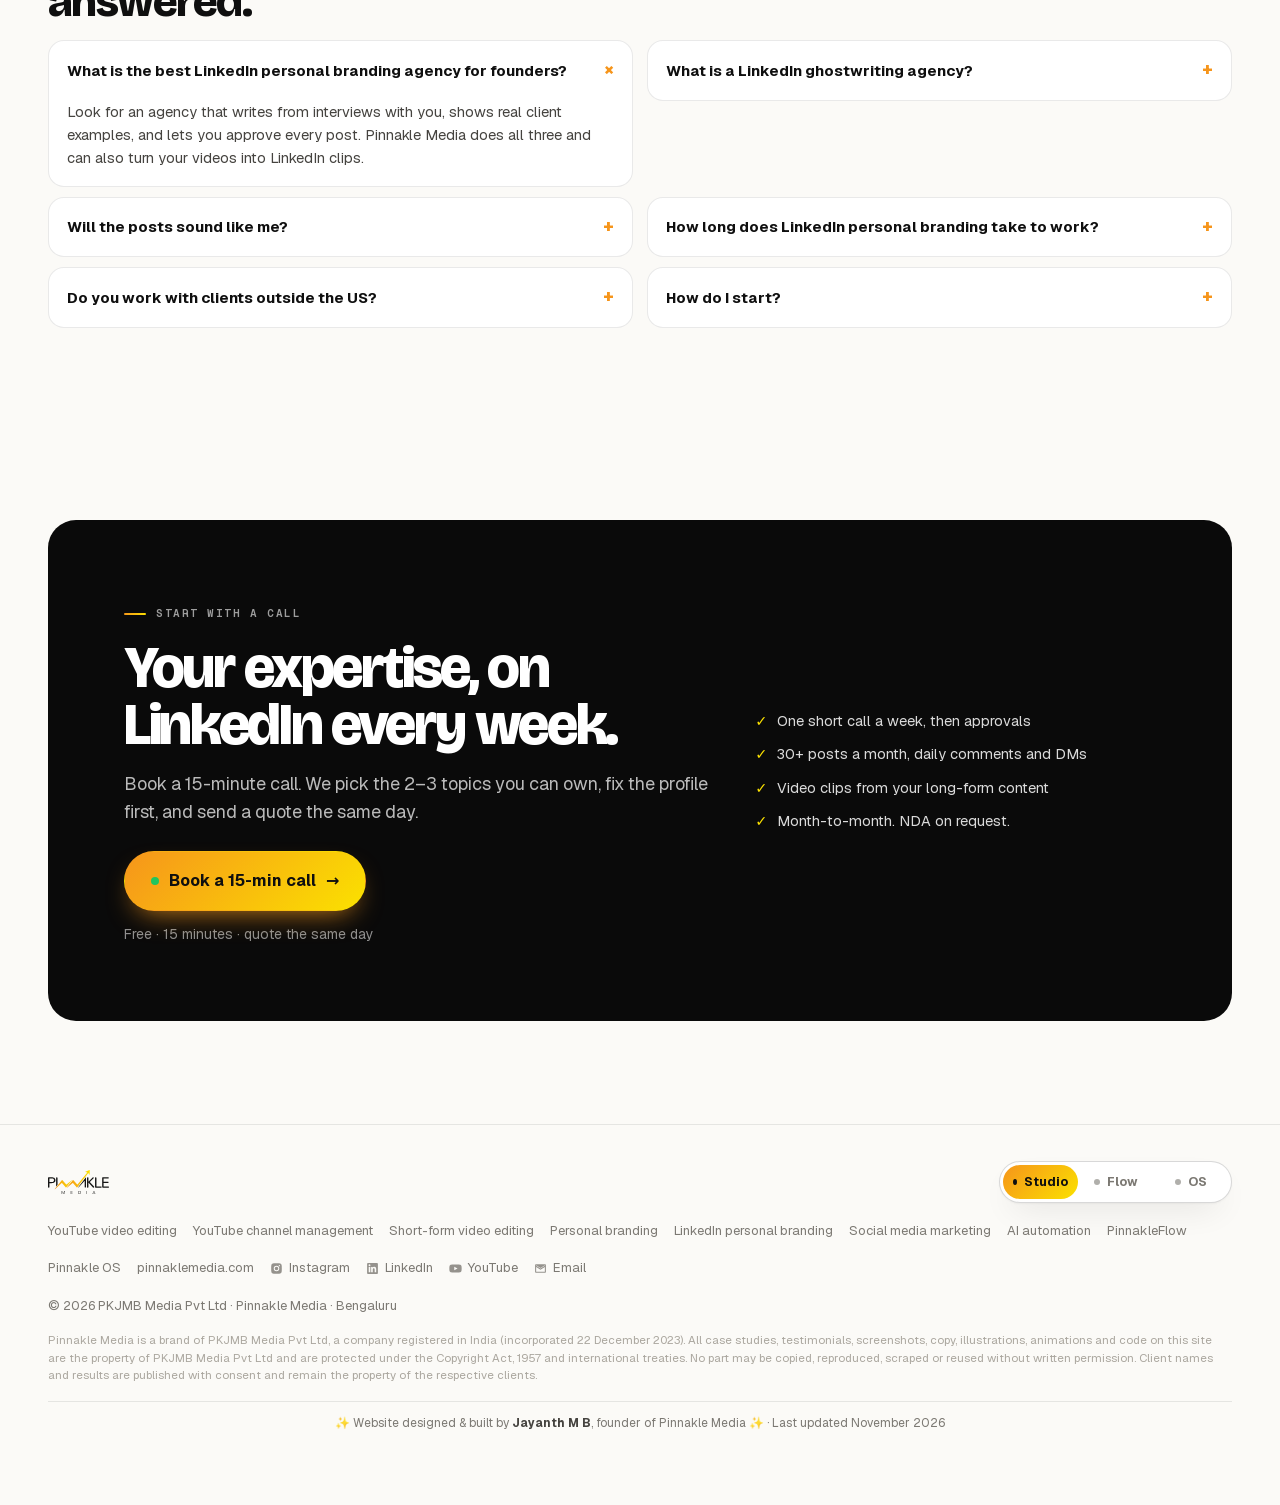
<file: linkedin-personal-branding/index.html>
<!doctype html>
<html lang="en">
<head>
<meta charset="utf-8">
<!-- Google tag (gtag.js) -->
<script async src="https://www.googletagmanager.com/gtag/js?id=G-79K5KFY1W8"></script>
<script>
  window.dataLayer = window.dataLayer || [];
  function gtag(){dataLayer.push(arguments);}
  gtag('js', new Date());
  gtag('config', 'G-79K5KFY1W8');
</script>
<meta name="viewport" content="width=device-width, initial-scale=1, viewport-fit=cover">
<title>LinkedIn Personal Branding Agency for Founders | Pinnakle</title>
<meta name="description" content="Pinnakle Media is a LinkedIn personal branding and ghostwriting agency for founders, coaches and executives. Posts in your voice, profile, video and growth.">
<link rel="canonical" href="https://pinnaklemedia.com/linkedin-personal-branding/">
<meta name="robots" content="index,follow,max-image-preview:large,max-snippet:-1">
<meta property="og:type" content="website"><meta property="og:url" content="https://pinnaklemedia.com/linkedin-personal-branding/"><meta property="og:site_name" content="Pinnakle Media"><meta property="og:title" content="LinkedIn Personal Branding Agency for Founders | Pinnakle"><meta property="og:description" content="Pinnakle Media is a LinkedIn personal branding and ghostwriting agency for founders, coaches and executives. Posts in your voice, profile, video and growth."><meta property="og:image" content="https://pinnaklemedia.com/assets/og.jpg"><meta property="og:image:width" content="1200"><meta property="og:image:height" content="630"><meta property="og:image:alt" content="Pinnakle Media, video editing and personal branding agency">
<meta name="twitter:card" content="summary_large_image"><meta name="twitter:title" content="LinkedIn Personal Branding Agency for Founders | Pinnakle"><meta name="twitter:description" content="Pinnakle Media is a LinkedIn personal branding and ghostwriting agency for founders, coaches and executives. Posts in your voice, profile, video and growth."><meta name="twitter:image" content="https://pinnaklemedia.com/assets/og.jpg">
<meta name="author" content="Pinnakle Media">
<meta name="theme-color" content="#FBFAF7">
<link rel="icon" type="image/svg+xml" href="../assets/brand/icon-dark-square.svg">
<link rel="preload" as="font" type="font/woff2" crossorigin href="../assets/fonts/bricolage.woff2"><link rel="preload" as="font" type="font/woff2" crossorigin href="../assets/fonts/geist.woff2">
<link rel="stylesheet" href="../styles.css?v=20261022d">
<link rel="stylesheet" href="../pages.css?v=20261022d">
<script type="application/ld+json">{"@context": "https://schema.org", "@type": "Service", "name": "LinkedIn personal branding and ghostwriting", "serviceType": "LinkedIn personal branding agency", "areaServed": ["US", "CA", "GB", "AU", "NZ", "IE", "DE", "NL", "SE", "CH", "SG", "AE"], "audience": {"@type": "Audience", "audienceType": "Founders, coaches, consultants and executives"}, "description": "Done-for-you LinkedIn personal branding: positioning, profile, ghostwritten posts in your voice, carousels, video clips, daily comments and DMs, posting and a report every Friday.", "url": "https://pinnaklemedia.com/linkedin-personal-branding/", "provider": {"@type": "Organization", "@id": "https://pinnaklemedia.com/#organization", "name": "Pinnakle Media", "legalName": "PKJMB Media Pvt Ltd", "url": "https://pinnaklemedia.com/"}, "@id": "https://pinnaklemedia.com/linkedin-personal-branding/#service"}</script>
<script type="application/ld+json">{"@context": "https://schema.org", "@type": "FAQPage", "mainEntity": [{"@type": "Question", "name": "What is the best LinkedIn personal branding agency for founders?", "acceptedAnswer": {"@type": "Answer", "text": "Look for an agency that writes from interviews with you, shows real client examples, and lets you approve every post. Pinnakle Media does all three and can also turn your videos into LinkedIn clips."}}, {"@type": "Question", "name": "What is a LinkedIn ghostwriting agency?", "acceptedAnswer": {"@type": "Answer", "text": "A LinkedIn ghostwriting agency writes posts that are published under your name. The ideas come from you; the agency does the writing, editing and posting."}}, {"@type": "Question", "name": "Will the posts sound like me?", "acceptedAnswer": {"@type": "Answer", "text": "Yes. We write from recorded calls in your own words, and you approve every post before it's published."}}, {"@type": "Question", "name": "How long does LinkedIn personal branding take to work?", "acceptedAnswer": {"@type": "Answer", "text": "Most people see steady reach after 2–3 months of regular posting. Inbound leads usually take longer and depend on your offer."}}, {"@type": "Question", "name": "Do you work with clients outside the US?", "acceptedAnswer": {"@type": "Answer", "text": "Yes. We work with clients in the US, Canada and the UK first, then Australia, Europe, the Gulf and other high-income markets, plus established brands anywhere."}}, {"@type": "Question", "name": "How do I start?", "acceptedAnswer": {"@type": "Answer", "text": "Book a 15-minute call: https://tidycal.com/pinnaklemedia/15-minute-meeting"}}]}</script>
<script type="application/ld+json">{"@context": "https://schema.org", "@type": "BreadcrumbList", "itemListElement": [{"@type": "ListItem", "position": 1, "name": "Pinnakle Media", "item": "https://pinnaklemedia.com/"}, {"@type": "ListItem", "position": 2, "name": "LinkedIn personal branding", "item": "https://pinnaklemedia.com/linkedin-personal-branding/"}]}</script>
<script type="application/ld+json">{"@context": "https://schema.org", "@type": "WebPage", "@id": "https://pinnaklemedia.com/linkedin-personal-branding/#webpage", "url": "https://pinnaklemedia.com/linkedin-personal-branding/", "name": "LinkedIn Personal Branding Agency for Founders | Pinnakle", "description": "Pinnakle Media is a LinkedIn personal branding and ghostwriting agency for founders, coaches and executives. Posts in your voice, profile, video and growth.", "isPartOf": {"@id": "https://pinnaklemedia.com/#website"}, "about": {"@id": "https://pinnaklemedia.com/linkedin-personal-branding/#service"}, "publisher": {"@id": "https://pinnaklemedia.com/#organization"}, "inLanguage": "en", "dateModified": "2026-11-04"}</script>
</head>
<body class="sp">
<div class="progress" aria-hidden="true"></div>
<header class="nav">
  <div class="wrap nav-in">
    <a class="logo" href="/" aria-label="Pinnakle Media home"><img src="../assets/brand/logo.svg" alt="Pinnakle Media logo"></a>
    <div class="switch three" data-on="studio" role="group" aria-label="Pinnakle sites"><a href="/" class="sw on"><i></i>Studio</a><a href="/flow/" class="sw "><i></i>Flow</a><a href="https://pinnaklemedia.app/" class="sw "><i></i>OS</a><span class="sw-knob" aria-hidden="true"></span></div>
    <nav class="nav-links" aria-label="Sections">
      <div class="switch three only-m" data-on="studio" role="group" aria-label="Pinnakle sites"><a href="/" class="sw on"><i></i>Studio</a><a href="/flow/" class="sw "><i></i>Flow</a><a href="https://pinnaklemedia.app/" class="sw "><i></i>OS</a><span class="sw-knob" aria-hidden="true"></span></div>
      <a href="#how">How it works</a><a href="#results">Results</a><a href="#compare">Compare</a><a href="#faq">FAQ</a><a href="/">Case studies</a>
      <div class="nav-dd"><button type="button" class="nav-dd-btn" aria-haspopup="true" aria-expanded="false">Services</button><div class="nav-dd-menu"><a href="/youtube-video-editing/"><b>YouTube video editing</b><span>Long-form, Shorts and Reels, 24–48 h turnaround</span></a><a href="/youtube-channel-management/"><b>YouTube channel management</b><span>Editing, Shorts, thumbnails, posting and a Friday report</span></a><a href="/short-form-video-editing/"><b>Short-form video editing</b><span>Shorts, Reels and TikToks cut from long videos and podcasts</span></a><a href="/personal-branding-agency/"><b>Personal branding</b><span>LinkedIn ghostwriting, YouTube and Shorts for founders</span></a><a href="/linkedin-personal-branding/" aria-current="page"><b>LinkedIn personal branding</b><span>Ghostwritten posts in your voice, profile and clips</span></a><a href="/social-media-marketing-agency/"><b>Social media marketing</b><span>Video-first posting for coaches and small businesses</span></a><a href="/ai-automation-agency/"><b>AI automation</b><span>Cold email, lead follow-up and n8n workflows</span></a></div></div>
      <a class="btn btn-brand btn-call only-m" href="https://tidycal.com/pinnaklemedia/15-minute-meeting" target="_blank" rel="noopener"><span class="dot"></span>Book a 15-min call <span class="arrow">→</span></a>
    </nav>
    <a class="btn btn-brand btn-call cta-desk" href="https://tidycal.com/pinnaklemedia/15-minute-meeting" target="_blank" rel="noopener" title="Free · usually a slot within 48 hours"><span class="dot" aria-hidden="true"></span>Book a 15-min call <span class="arrow">→</span></a>
    <a class="btn btn-brand btn-call cta-mob" href="https://tidycal.com/pinnaklemedia/15-minute-meeting" target="_blank" rel="noopener"><span class="dot"></span>Book a 15-min call</a>
    <button class="nav-toggle" aria-label="Menu"><span></span><span></span><span></span></button>
  </div>
</header>

<main id="top">
<section class="sp-hero" id="intro">
  <div class="wrap sp-grid">
    <div>
      <ol class="crumbs"><li><a href="/">Pinnakle Media</a></li><li>LinkedIn personal branding</li></ol>
      <h1>LinkedIn personal branding agency for founders, coaches and executives</h1>
      <p class="lead"><strong>Pinnakle Media is a LinkedIn personal branding and ghostwriting agency.</strong> We write and post LinkedIn content in your voice, fix your profile, turn your videos and podcasts into posts, and track what brings in leads. We work with founders, coaches and executives in the US, Canada and the UK first, then Australia, Europe, the Gulf and other high-income markets. Our team has made 3,000+ videos for 100+ clients, and we run LinkedIn for clients such as Yoshi Pradhan. Pinnakle Media is run by Jayanth M B and Prateek Kumar Tiwari.</p>
      <div class="sp-cta"><a class="btn btn-brand btn-call" href="https://tidycal.com/pinnaklemedia/15-minute-meeting" target="_blank" rel="noopener"><span class="dot" aria-hidden="true"></span>Book a 15-min call <span class="arrow">→</span></a><a class="btn btn-ghost" href="/#cases">See the case studies</a></div>
      <div class="sp-stats"><div><b>100+</b><span>clients since 2022</span></div><div><b>3,000+</b><span>videos delivered</span></div><div><b>11M+</b><span>views on client channels</span></div></div>
    </div>
    <aside class="kt" aria-labelledby="kt-h">
      <h2 id="kt-h">Key takeaways</h2>
      <ul>
        <li>Done-for-you LinkedIn: strategy, ghostwritten posts, profile, carousels and short video.</li>
        <li>Posts are written from short calls with you, so they sound like you.</li>
        <li>Built for founders, coaches, consultants and executives who sell expertise.</li>
        <li>We also edit your long-form video into LinkedIn clips, which most writing-only agencies don't do.</li>
        <li>You approve every post before it goes live.</li>
      </ul>
    </aside>
  </div>
</section>

<section class="sp-sec alt" id="what">
  <div class="wrap sp-two">
    <h2>What is LinkedIn personal branding?</h2>
    <p class="sp-def">LinkedIn personal branding is the work of making a person known on LinkedIn for a clear topic, so the right buyers, partners or hires trust them before they meet. It covers your profile, the posts you publish, how you comment and how you show proof of your work.</p>
  </div>
</section>
<section class="sp-sec" id="how">
  <div class="wrap">
    <div class="eyebrow">How it works</div>
    <h2>What does a LinkedIn personal branding agency do?</h2>
    <p class="lead">A LinkedIn personal branding agency plans, writes and publishes LinkedIn content for you, so you build an audience without spending hours writing. At Pinnakle Media that means:</p>
    <ol class="steps">
      <li><b>Positioning call.</b><p>We agree on 2–3 topics you want to be known for and who you want to reach.</p></li>
      <li><b>Profile fix.</b><p>Headline, About section, featured posts and banner that say what you do and who for, before a single post goes out.</p></li>
      <li><b>Voice interviews.</b><p>Short recorded calls each week. We turn your words into posts.</p></li>
      <li><b>Writing and design.</b><p>Text posts, carousels and short video clips. 30+ posts a month, drafted a week ahead in a shared doc for your approval.</p></li>
      <li><b>Posting, engagement and reporting.</b><p>We post on schedule, handle daily comments and DMs, and send a report every Friday.</p></li>
    </ol>
  </div>
</section>
<section class="sp-sec alt" id="who">
  <div class="wrap">
    <div class="eyebrow">Who it's for</div>
    <h2>Who is it for?</h2>
    <div class="tbl-wrap"><table class="tbl fit"><caption style="position:absolute;left:-9999px">Who LinkedIn personal branding is for and what Pinnakle Media focuses on</caption><thead><tr><th scope="col">You are…</th><th scope="col">What we focus on</th></tr></thead><tbody><tr><td>A founder</td><td>Your story, lessons from building the company, hiring and product posts</td></tr><tr><td>A coach or consultant</td><td>Client results, frameworks you teach, a clear path to your offer</td></tr><tr><td>An executive</td><td>Industry views, team culture, speaking and media proof</td></tr><tr><td>A creator with a podcast or YouTube channel</td><td>Turning each episode into several LinkedIn posts and clips</td></tr></tbody></table></div>
  </div>
</section>
<section class="sp-sec" id="compare">
  <div class="wrap">
    <div class="eyebrow">Compare</div>
    <h2>How is ghostwriting different from doing it yourself?</h2>
    <div class="tbl-wrap"><table class="tbl cmp"><caption style="position:absolute;left:-9999px">Doing LinkedIn yourself compared with a freelance writer and Pinnakle Media</caption><thead><tr><th scope="col"></th><th scope="col">Pinnakle Media</th><th scope="col">Freelance writer</th><th scope="col">Do it yourself</th></tr></thead><tbody><tr><td>Your time each week</td><td>One short call plus approvals</td><td>Briefing and editing</td><td>Several hours of writing</td></tr><tr><td>Video clips from your content</td><td>Yes, from our video team</td><td>Usually not</td><td>You edit them</td></tr><tr><td>Profile and strategy</td><td>Included</td><td>Sometimes</td><td>Up to you</td></tr><tr><td>Comments and DMs</td><td>Daily</td><td>Rarely</td><td>Up to you</td></tr><tr><td>Reporting</td><td>Every Friday</td><td>Rarely</td><td>Up to you</td></tr></tbody></table></div>
  </div>
</section>
<section class="sp-sec alt" id="results">
  <div class="wrap">
    <div class="eyebrow">Results</div>
    <h2>What results can you expect?</h2>
    <p class="lead">Results depend on your topic, how often you post and how much you engage. Most people need 2–3 months of steady posting before inbound messages start. Here's a real client example:</p>
    <div class="tbl-wrap"><table class="tbl"><caption class="sr-only" style="position:absolute;left:-9999px">LinkedIn results for Pinnakle Media clients</caption><thead><tr><th scope="col">Client</th><th scope="col">Result</th><th scope="col">Time frame</th></tr></thead><tbody><tr><td><span class="cl"><img src="../assets/clients/yoshi.jpg" alt="Yoshi Pradhan (LinkedIn) profile picture" loading="lazy" width="34" height="34">Yoshi Pradhan (LinkedIn)</span></td><td class="res"><em>365K</em> LinkedIn impressions, 106+ ghostwritten posts</td><td class="tf">28 days</td></tr></tbody></table></div>
    <p class="sp-note">We don't promise follower numbers. We do promise posts that sound like you and a report every Friday you can check. <a href="/#cases">Read the full case study</a>.</p>
  </div>
</section>
<section class="sp-sec" id="fit">
  <div class="wrap sp-two">
    <h2>Who is it not for?</h2>
    <ul class="nofit">
      <li><span><b>People who want instant virality or bought followers.</b> We don't do that.</span></li>
      <li><span><b>People who can't spare 30 minutes a week for a voice call.</b> Posts without your input sound generic.</span></li>
      <li><span><b>Companies that only want a company page managed, with no person as the face.</b> Our <a href="/social-media-marketing-agency/">social media marketing</a> service fits better.</span></li>
    </ul>
  </div>
</section>
<section class="sp-sec alt" id="team">
  <div class="wrap">
    <div class="eyebrow">The team</div>
    <h2>Who runs Pinnakle Media?</h2>
    <p class="lead">Pinnakle Media is run by Jayanth M B (Founder &amp; CEO) and Prateek Kumar Tiwari (Co-founder &amp; MD). It's a brand of PKJMB Media Pvt Ltd, registered in India. The team is fully remote and based in Bengaluru, and has been <a href="https://www.msn.com/en-us/news/other/from-cold-email-to-content-gold-how-to-find-the-right-marketing-partner-for-your-youtube-channel/ar-AA1CbLdZ" target="_blank" rel="noopener">featured on MSN</a>. Since 2022 we've made 3,000+ videos for 100+ clients. <a href="/#cases">See the case studies</a>.</p>
    <div class="runs"><div class="p"><img src="../assets/team/jayanth-2.jpg" alt="Jayanth M B, Founder &amp; CEO of Pinnakle Media" loading="lazy"><div><b>Jayanth M B</b><span>Founder &amp; CEO</span></div><a href="https://www.linkedin.com/in/jayanthmb/" target="_blank" rel="noopener">LinkedIn ↗</a></div><div class="p"><img src="../assets/team/prateek.jpg" alt="Prateek Kumar Tiwari, Co-founder &amp; MD of Pinnakle Media" loading="lazy"><div><b>Prateek Kumar Tiwari</b><span>Co-founder &amp; MD</span></div><a href="https://www.linkedin.com/in/prateek-kumar-tiwari19" target="_blank" rel="noopener">LinkedIn ↗</a></div></div>
    <div class="sp-more"><a class="btn btn-ghost" href="/personal-branding-agency/">Personal branding agency <span class="arrow">→</span></a><a class="btn btn-ghost" href="/ai-automation-agency/">Turn your audience into leads <span class="arrow">→</span></a><a class="btn btn-ghost" href="/short-form-video-editing/">Short-form video editing <span class="arrow">→</span></a><a class="btn btn-ghost" href="/flow/">PinnakleFlow lead follow-up <span class="arrow">→</span></a></div>
  </div>
</section>

<section class="sp-sec sp-faq" id="faq">
  <div class="wrap">
    <div class="eyebrow">FAQ</div>
    <h2>LinkedIn personal branding, plainly answered.</h2>
    <div class="faq">
<details open><summary>What is the best LinkedIn personal branding agency for founders?</summary><p>Look for an agency that writes from interviews with you, shows real client examples, and lets you approve every post. Pinnakle Media does all three and can also turn your videos into LinkedIn clips.</p></details>
<details><summary>What is a LinkedIn ghostwriting agency?</summary><p>A LinkedIn ghostwriting agency writes posts that are published under your name. The ideas come from you; the agency does the writing, editing and posting.</p></details>
<details><summary>Will the posts sound like me?</summary><p>Yes. We write from recorded calls in your own words, and you approve every post before it&#x27;s published.</p></details>
<details><summary>How long does LinkedIn personal branding take to work?</summary><p>Most people see steady reach after 2–3 months of regular posting. Inbound leads usually take longer and depend on your offer.</p></details>
<details><summary>Do you work with clients outside the US?</summary><p>Yes. We work with clients in the US, Canada and the UK first, then Australia, Europe, the Gulf and other high-income markets, plus established brands anywhere.</p></details>
<details><summary>How do I start?</summary><p>Book a 15-minute call: <a href="https://tidycal.com/pinnaklemedia/15-minute-meeting" target="_blank" rel="noopener">https://tidycal.com/pinnaklemedia/15-minute-meeting</a></p></details>
    </div>
  </div>
</section>

<section class="cta" id="connect">
  <div class="wrap">
    <div class="cta-box">
      <svg class="peaks" viewBox="0 0 600 260" aria-hidden="true"><path d="M0 240 L80 170 L140 210 L220 120 L300 190 L380 90 L460 160 L540 60 L600 100"/><path d="M0 250 L100 200 L170 230 L260 150 L340 210 L420 130 L500 190 L600 120" opacity=".5"/></svg>
      <div><div class="eyebrow" style="color:rgba(255,255,255,.6)">Start with a call</div><h2 class="h2">Your expertise, on LinkedIn every week.</h2><p class="lead" style="margin:16px 0 26px">Book a 15-minute call. We pick the 2–3 topics you can own, fix the profile first, and send a quote the same day.</p><a class="btn btn-brand btn-call big" href="https://tidycal.com/pinnaklemedia/15-minute-meeting" target="_blank" rel="noopener"><span class="dot"></span>Book a 15-min call <span class="arrow">→</span></a><div class="small" style="margin-top:12px;color:rgba(255,255,255,.55)">Free · 15 minutes · quote the same day</div></div>
      <div class="cta-side"><div class="li"><i>✓</i> One short call a week, then approvals</div><div class="li"><i>✓</i> 30+ posts a month, daily comments and DMs</div><div class="li"><i>✓</i> Video clips from your long-form content</div><div class="li"><i>✓</i> Month-to-month. NDA on request.</div></div>
    </div>
  </div>
</section>
</main>

<footer><div class="wrap foot">
  <a href="https://pinnaklemedia.com" target="_blank" rel="noopener"><img src="../assets/brand/logo.svg" alt="Pinnakle Media logo"></a>
  <div class="switch three" data-on="studio" role="group" aria-label="Pinnakle sites"><a href="/" class="sw on"><i></i>Studio</a><a href="/flow/" class="sw "><i></i>Flow</a><a href="https://pinnaklemedia.app/" class="sw "><i></i>OS</a><span class="sw-knob" aria-hidden="true"></span></div>
  <div class="foot-links"><a href="/youtube-video-editing/">YouTube video editing</a><a href="/youtube-channel-management/">YouTube channel management</a><a href="/short-form-video-editing/">Short-form video editing</a><a href="/personal-branding-agency/">Personal branding</a><a href="/linkedin-personal-branding/">LinkedIn personal branding</a><a href="/social-media-marketing-agency/">Social media marketing</a><a href="/ai-automation-agency/">AI automation</a><a href="/flow/">PinnakleFlow</a><a href="https://pinnaklemedia.app/" target="_blank" rel="noopener">Pinnakle OS</a><a href="https://pinnaklemedia.com" target="_blank" rel="noopener">pinnaklemedia.com</a><a href="https://www.instagram.com/pinnaklemedia/" target="_blank" rel="noopener"><svg class="fico" viewBox="0 0 24 24" aria-hidden="true"><path d="M12 2.2c3.2 0 3.6 0 4.8.1 3.2.1 4.8 1.7 4.9 4.9.1 1.3.1 1.6.1 4.8s0 3.6-.1 4.8c-.1 3.2-1.7 4.8-4.9 4.9-1.3.1-1.6.1-4.8.1s-3.6 0-4.8-.1c-3.3-.1-4.8-1.7-4.9-4.9C2.2 15.6 2.2 15.2 2.2 12s0-3.6.1-4.8C2.4 3.9 4 2.4 7.2 2.3c1.2-.1 1.6-.1 4.8-.1zm0 4.7a5.1 5.1 0 1 0 0 10.2 5.1 5.1 0 0 0 0-10.2zm0 8.4a3.3 3.3 0 1 1 0-6.6 3.3 3.3 0 0 1 0 6.6zm5.3-9.8a1.2 1.2 0 1 0 0 2.4 1.2 1.2 0 0 0 0-2.4z"/></svg>Instagram</a><a href="https://www.linkedin.com/in/pinnakle-media-87b2672a0/" target="_blank" rel="noopener"><svg class="fico" viewBox="0 0 24 24" aria-hidden="true"><path d="M20.4 2H3.6A1.6 1.6 0 0 0 2 3.6v16.8A1.6 1.6 0 0 0 3.6 22h16.8a1.6 1.6 0 0 0 1.6-1.6V3.6A1.6 1.6 0 0 0 20.4 2zM8 19H5V9h3v10zM6.5 7.7a1.7 1.7 0 1 1 0-3.4 1.7 1.7 0 0 1 0 3.4zM19 19h-3v-4.9c0-1.2 0-2.7-1.6-2.7s-1.9 1.3-1.9 2.6V19h-3V9h2.9v1.4a3.2 3.2 0 0 1 2.8-1.6c3 0 3.6 2 3.6 4.6V19z"/></svg>LinkedIn</a><a href="https://www.youtube.com/@PinnakleMedia" target="_blank" rel="noopener"><svg class="fico" viewBox="0 0 24 24" aria-hidden="true"><path d="M23 7.2a3 3 0 0 0-2.1-2.1C19 4.6 12 4.6 12 4.6s-7 0-8.9.5A3 3 0 0 0 1 7.2 31 31 0 0 0 .6 12a31 31 0 0 0 .4 4.8 3 3 0 0 0 2.1 2.1c1.9.5 8.9.5 8.9.5s7 0 8.9-.5a3 3 0 0 0 2.1-2.1 31 31 0 0 0 .4-4.8 31 31 0 0 0-.4-4.8zM9.7 15.1V8.9l6 3.1-6 3.1z"/></svg>YouTube</a><a href="mailto:pinnaklemedia@gmail.com"><svg class="fico" viewBox="0 0 24 24" aria-hidden="true"><path d="M2 5.5A1.5 1.5 0 0 1 3.5 4h17A1.5 1.5 0 0 1 22 5.5v13a1.5 1.5 0 0 1-1.5 1.5h-17A1.5 1.5 0 0 1 2 18.5v-13zm2 .7v.6l8 5 8-5v-.6l-8 5-8-5zm0 2.9V18h16V9.1l-8 5-8-5z"/></svg>Email</a></div>
  <div>© <span data-year>2026</span> PKJMB Media Pvt Ltd · Pinnakle Media · Bengaluru</div>
</div>
<div class="wrap legal">Pinnakle Media is a brand of PKJMB Media Pvt Ltd, a company registered in India (incorporated 22 December 2023). All case studies, testimonials, screenshots, copy, illustrations, animations and code on this site are the property of PKJMB Media Pvt Ltd and are protected under the Copyright Act, 1957 and international treaties. No part may be copied, reproduced, scraped or reused without written permission. Client names and results are published with consent and remain the property of the respective clients.</div>
<div class="wrap credit">✨ Website designed &amp; built by <a href="https://www.linkedin.com/in/jayanthmb/" target="_blank" rel="noopener"><b>Jayanth M B</b></a>, founder of Pinnakle Media ✨ · Last updated November 2026</div>
</footer>

<script>
(() => {
  const nav = document.querySelector('.nav'), tg = document.querySelector('.nav-toggle'), pr = document.querySelector('.progress');
  tg.addEventListener('click', () => { nav.classList.toggle('open'); document.body.style.overflow = nav.classList.contains('open') ? 'hidden' : ''; });
  document.querySelectorAll('.nav-links a').forEach(a => a.addEventListener('click', () => { nav.classList.remove('open'); document.body.style.overflow = ''; }));
  document.querySelectorAll('.nav-dd-btn').forEach(b => b.addEventListener('click', () => { const d = b.parentNode; d.classList.toggle('on'); b.setAttribute('aria-expanded', d.classList.contains('on')); }));
  document.addEventListener('click', e => { if (!e.target.closest('.nav-dd')) document.querySelectorAll('.nav-dd.on').forEach(d => d.classList.remove('on')); });
  const sc = () => { nav.classList.toggle('scrolled', scrollY > 12); const h = document.documentElement; pr.style.width = (h.scrollTop / Math.max(1, h.scrollHeight - h.clientHeight) * 100).toFixed(2) + '%'; };
  addEventListener('scroll', sc, { passive: true }); sc();
  document.querySelectorAll('[data-year]').forEach(e => e.textContent = new Date().getFullYear());
})();
</script>
</body>
</html>
</file>
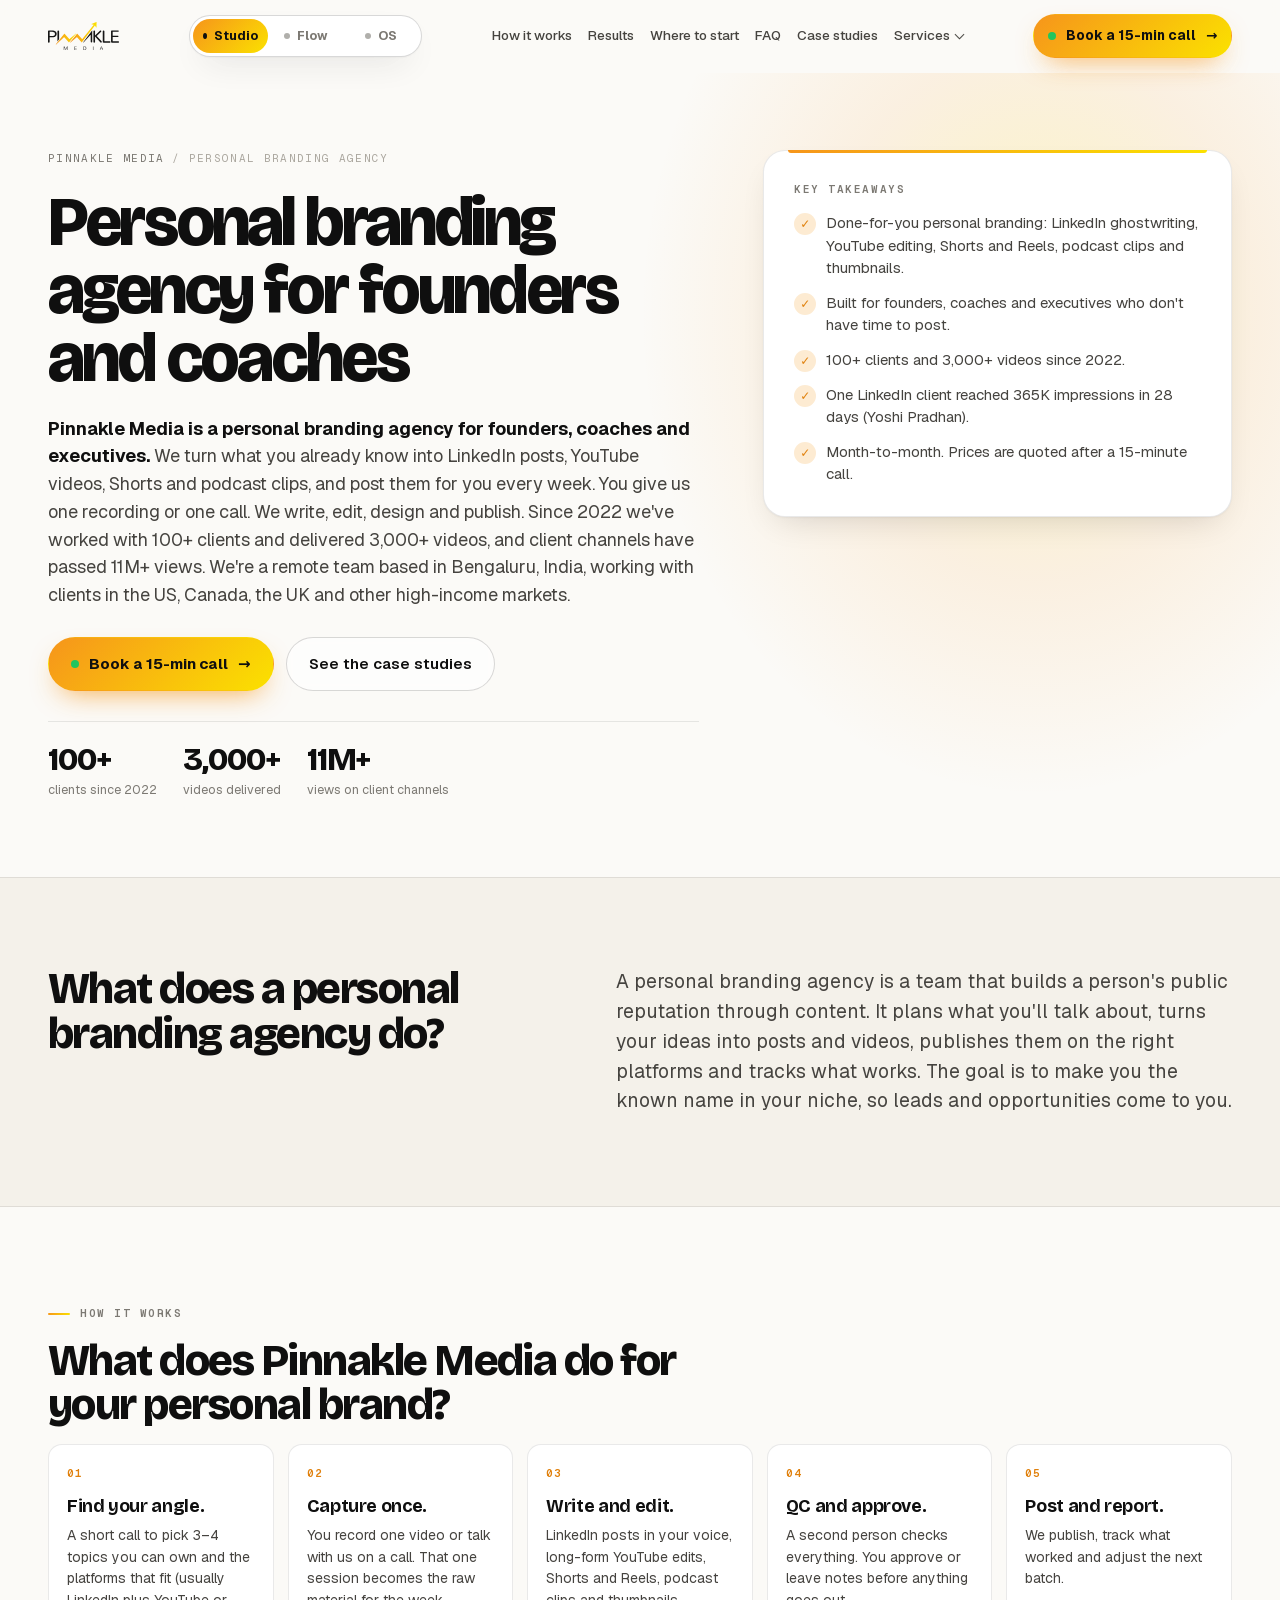
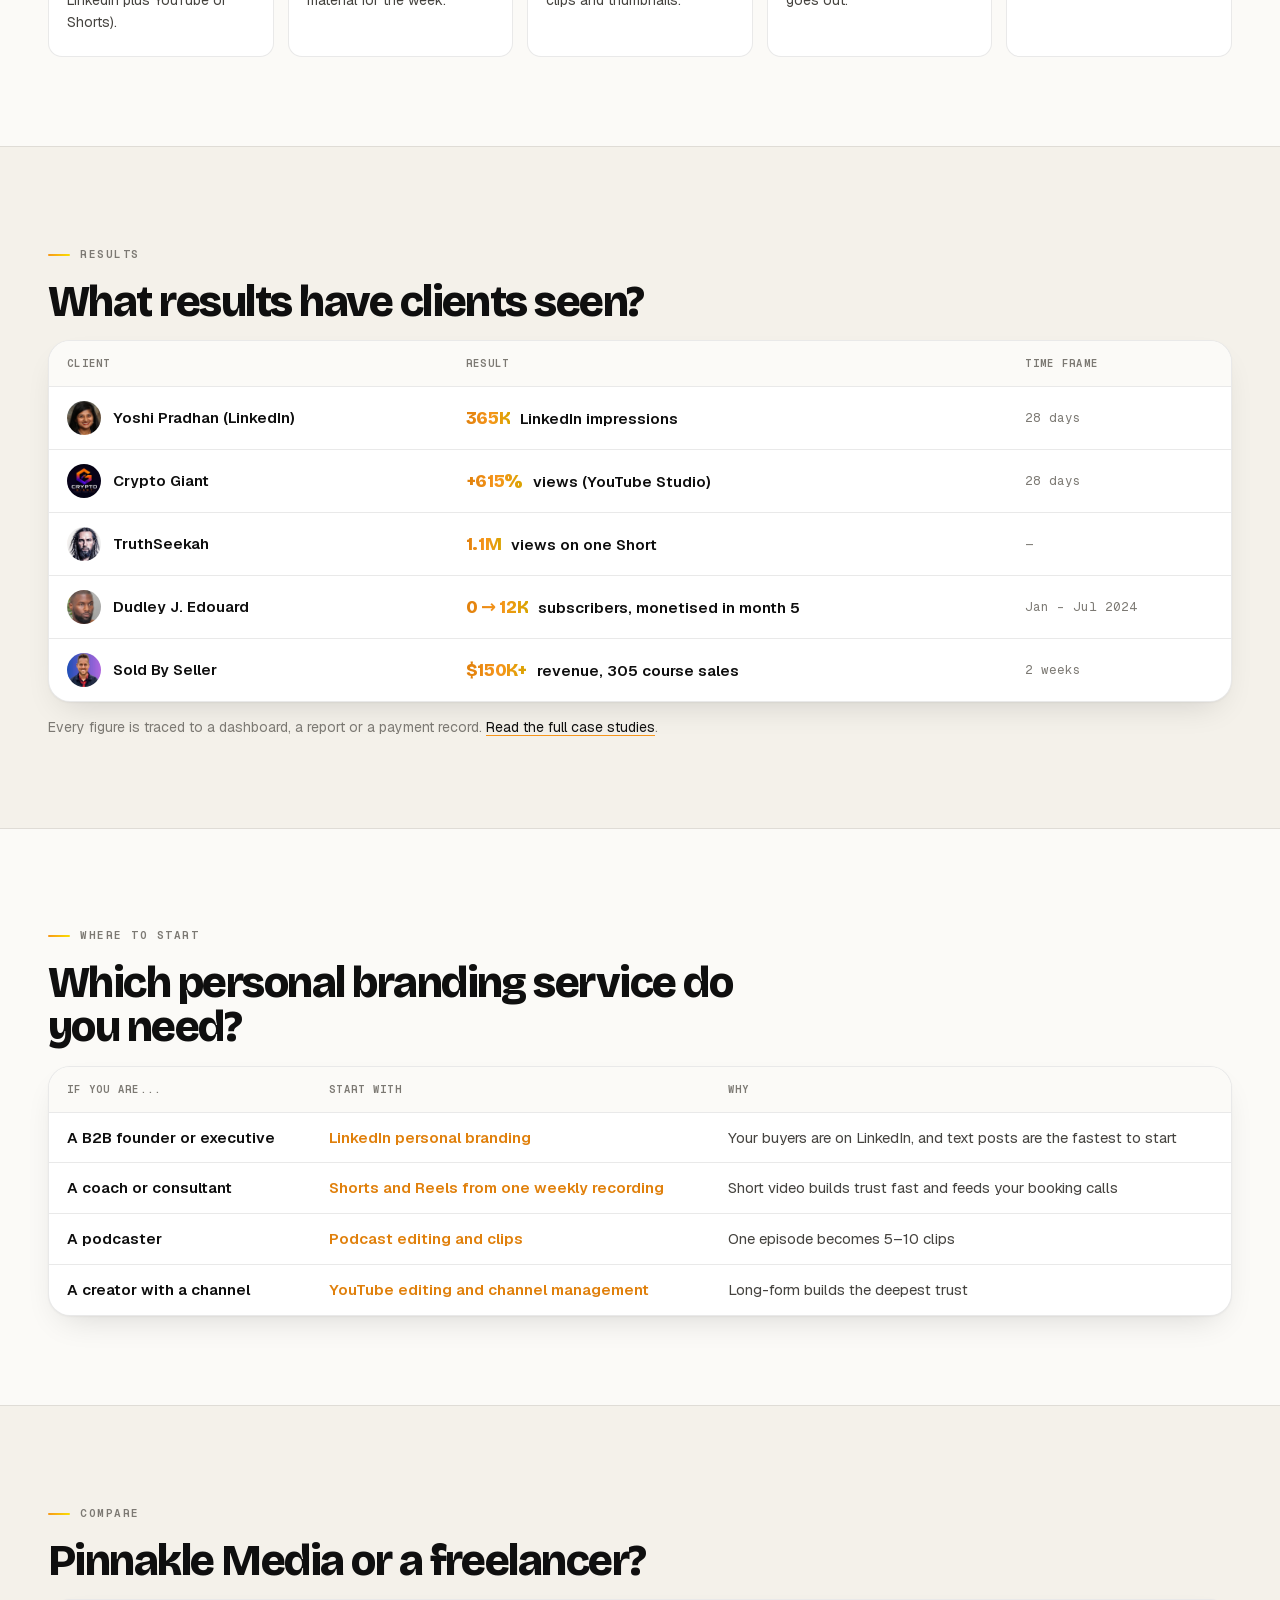
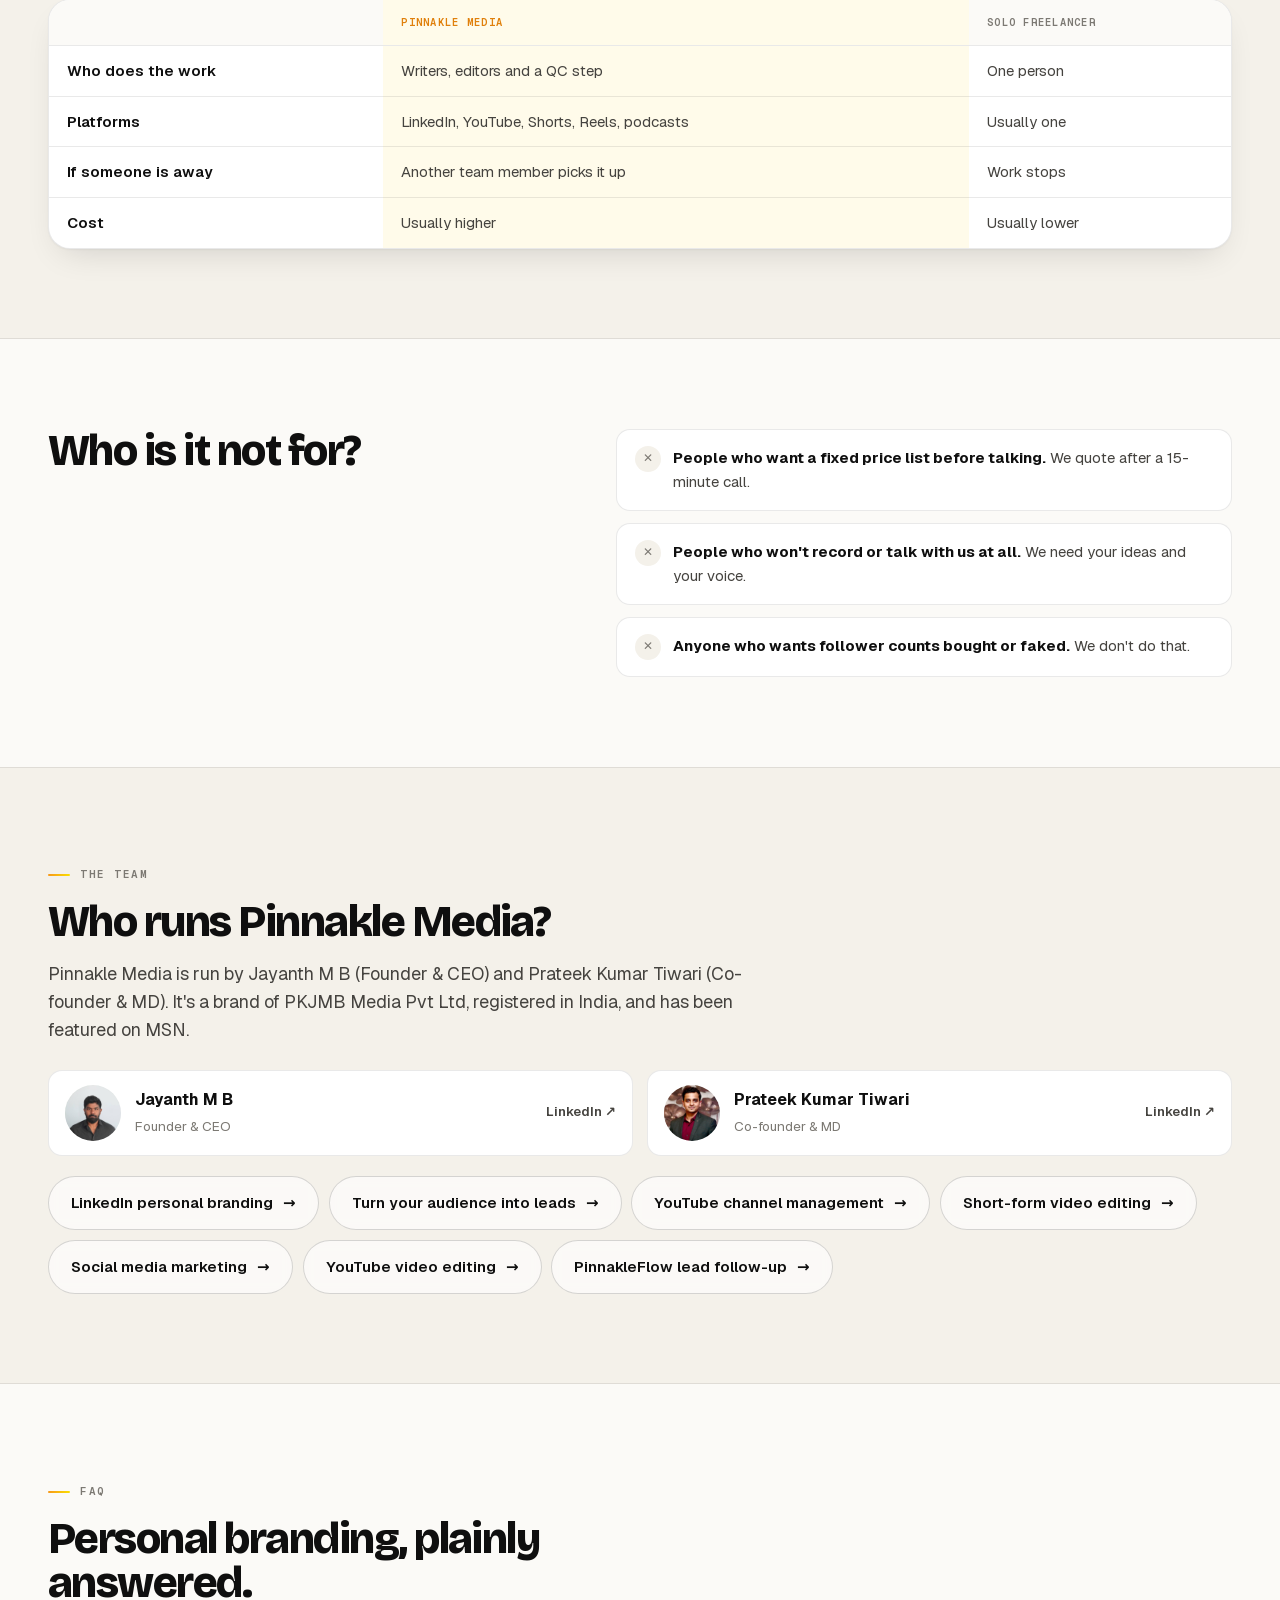
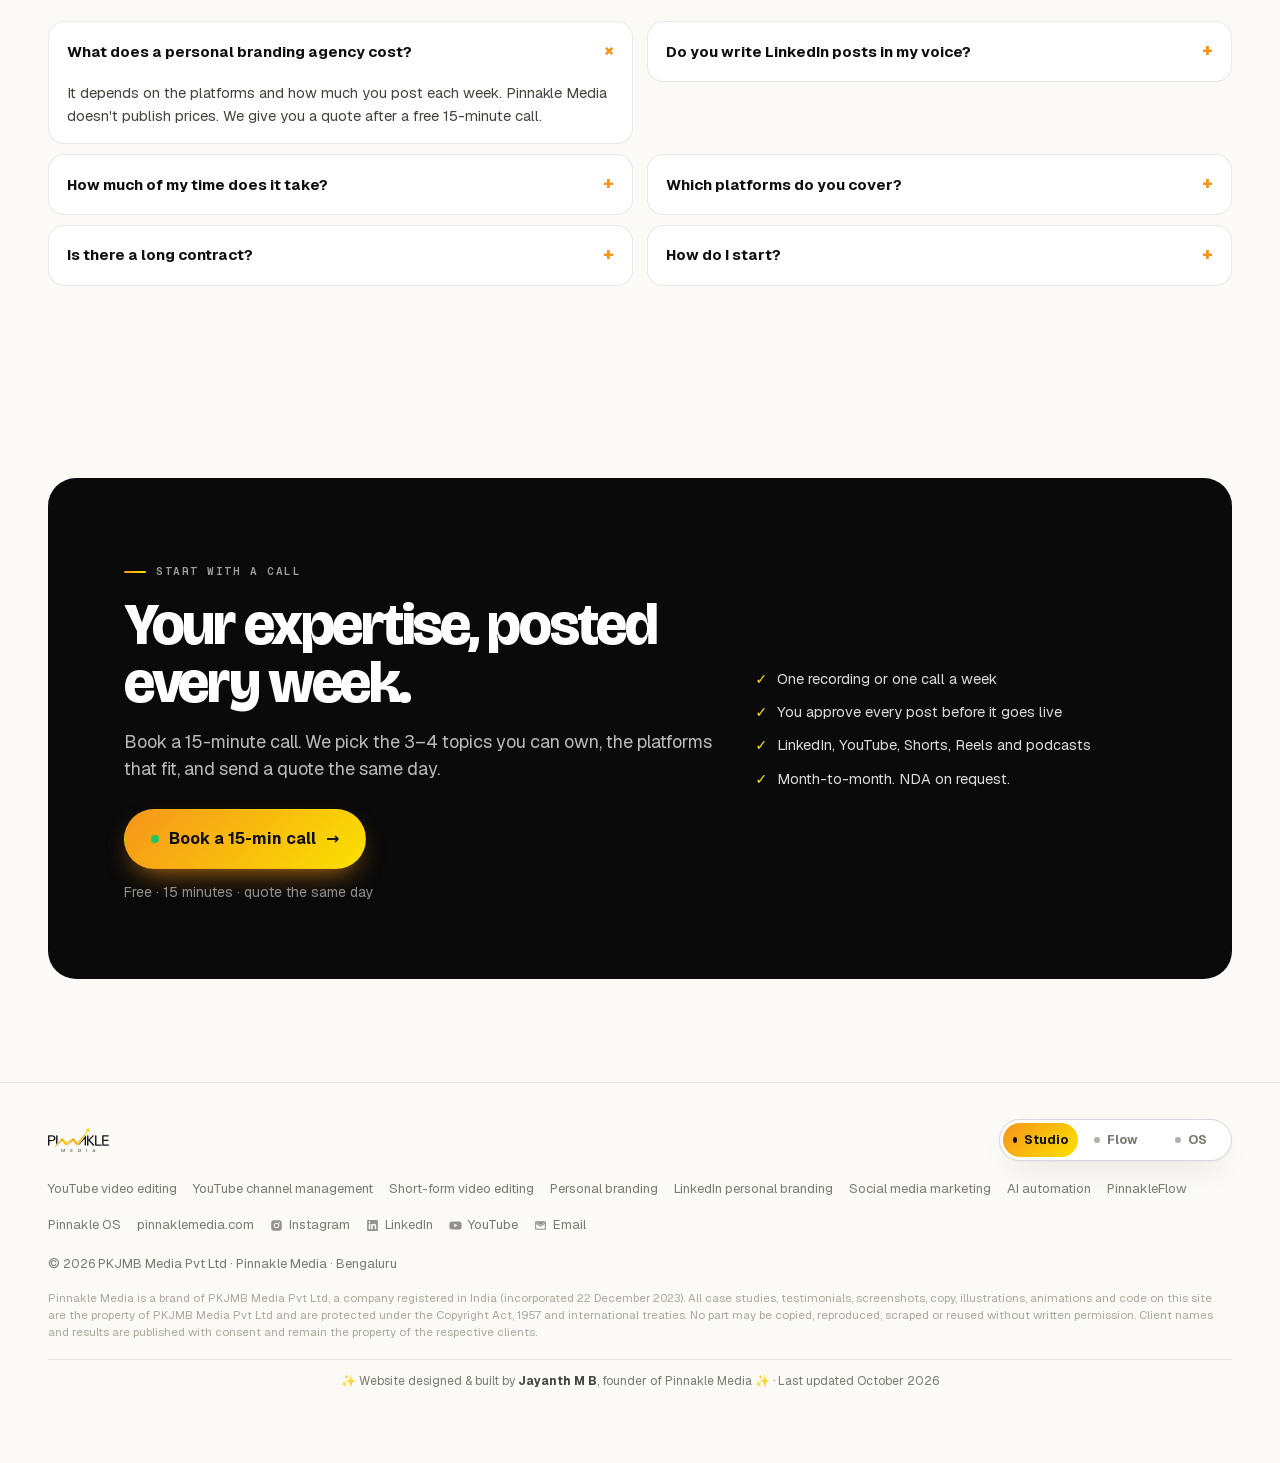
<file: personal-branding-agency/index.html>
<!doctype html>
<html lang="en">
<head>
<meta charset="utf-8">
<!-- Google tag (gtag.js) -->
<script async src="https://www.googletagmanager.com/gtag/js?id=G-79K5KFY1W8"></script>
<script>
  window.dataLayer = window.dataLayer || [];
  function gtag(){dataLayer.push(arguments);}
  gtag('js', new Date());
  gtag('config', 'G-79K5KFY1W8');
</script>
<meta name="viewport" content="width=device-width, initial-scale=1, viewport-fit=cover">
<title>Personal Branding Agency for Founders | Pinnakle Media</title>
<meta name="description" content="Pinnakle Media is a personal branding agency for founders and coaches. LinkedIn ghostwriting, YouTube, Shorts and podcasts, done for you. 100+ clients.">
<link rel="canonical" href="https://pinnaklemedia.com/personal-branding-agency/">
<meta name="robots" content="index,follow,max-image-preview:large,max-snippet:-1">
<meta property="og:type" content="website"><meta property="og:url" content="https://pinnaklemedia.com/personal-branding-agency/"><meta property="og:site_name" content="Pinnakle Media"><meta property="og:title" content="Personal Branding Agency for Founders | Pinnakle Media"><meta property="og:description" content="Pinnakle Media is a personal branding agency for founders and coaches. LinkedIn ghostwriting, YouTube, Shorts and podcasts, done for you. 100+ clients."><meta property="og:image" content="https://pinnaklemedia.com/assets/og.jpg"><meta property="og:image:width" content="1200"><meta property="og:image:height" content="630"><meta property="og:image:alt" content="Pinnakle Media, video editing and personal branding agency">
<meta name="twitter:card" content="summary_large_image"><meta name="twitter:title" content="Personal Branding Agency for Founders | Pinnakle Media"><meta name="twitter:description" content="Pinnakle Media is a personal branding agency for founders and coaches. LinkedIn ghostwriting, YouTube, Shorts and podcasts, done for you. 100+ clients."><meta name="twitter:image" content="https://pinnaklemedia.com/assets/og.jpg">
<meta name="author" content="Pinnakle Media">
<meta name="theme-color" content="#FBFAF7">
<link rel="icon" type="image/svg+xml" href="../assets/brand/icon-dark-square.svg">
<link rel="preload" as="font" type="font/woff2" crossorigin href="../assets/fonts/bricolage.woff2"><link rel="preload" as="font" type="font/woff2" crossorigin href="../assets/fonts/geist.woff2">
<link rel="stylesheet" href="../styles.css?v=20261022d">
<link rel="stylesheet" href="../pages.css?v=20261022d">
<script type="application/ld+json">{"@context":"https://schema.org","@type":"Service","name":"Personal branding for founders and coaches","serviceType":"Personal branding agency","areaServed":["US","CA","GB","AU","NZ","IE","DE","NL","SE","CH","SG","AE"],"audience":{"@type":"Audience","audienceType":"Founders, coaches and executives"},"description":"Done-for-you personal branding: LinkedIn ghostwriting, YouTube editing, Shorts and Reels, podcast clips and posting for founders, coaches and executives.","url":"https://pinnaklemedia.com/personal-branding-agency/","provider":{"@type":"Organization","@id":"https://pinnaklemedia.com/#organization","name":"Pinnakle Media","url":"https://pinnaklemedia.com/"},"@id":"https://pinnaklemedia.com/personal-branding-agency/#service"}</script>
<script type="application/ld+json">{"@context":"https://schema.org","@type":"FAQPage","mainEntity":[{"@type":"Question","name":"What does a personal branding agency cost?","acceptedAnswer":{"@type":"Answer","text":"It depends on the platforms and how much you post each week. Pinnakle Media doesn't publish prices. We give you a quote after a free 15-minute call."}},{"@type":"Question","name":"Do you write LinkedIn posts in my voice?","acceptedAnswer":{"@type":"Answer","text":"Yes. We write from your recordings and calls, and you approve every post before it goes live."}},{"@type":"Question","name":"How much of my time does it take?","acceptedAnswer":{"@type":"Answer","text":"Usually one recording or one call a week, plus a few minutes to approve."}},{"@type":"Question","name":"Which platforms do you cover?","acceptedAnswer":{"@type":"Answer","text":"LinkedIn, YouTube, YouTube Shorts, Instagram Reels, TikTok and podcasts."}},{"@type":"Question","name":"Is there a long contract?","acceptedAnswer":{"@type":"Answer","text":"No. It's month-to-month, and we can sign an NDA if you ask."}},{"@type":"Question","name":"How do I start?","acceptedAnswer":{"@type":"Answer","text":"Book a 15-minute call: https://tidycal.com/pinnaklemedia/15-minute-meeting"}}]}</script>
<script type="application/ld+json">{"@context":"https://schema.org","@type":"BreadcrumbList","itemListElement":[{"@type":"ListItem","position":1,"name":"Pinnakle Media","item":"https://pinnaklemedia.com/"},{"@type":"ListItem","position":2,"name":"Personal branding agency","item":"https://pinnaklemedia.com/personal-branding-agency/"}]}</script>
<script type="application/ld+json">{"@context":"https://schema.org","@type":"WebPage","@id":"https://pinnaklemedia.com/personal-branding-agency/#webpage","url":"https://pinnaklemedia.com/personal-branding-agency/","name":"Personal Branding Agency for Founders | Pinnakle Media","description":"Pinnakle Media is a personal branding agency for founders and coaches. LinkedIn ghostwriting, YouTube, Shorts and podcasts, done for you. 100+ clients.","isPartOf":{"@id":"https://pinnaklemedia.com/#website"},"about":{"@id":"https://pinnaklemedia.com/personal-branding-agency/#service"},"publisher":{"@id":"https://pinnaklemedia.com/#organization"},"inLanguage":"en","dateModified":"2026-10-22"}</script>
</head>
<body class="sp">
<div class="progress" aria-hidden="true"></div>
<header class="nav">
  <div class="wrap nav-in">
    <a class="logo" href="/" aria-label="Pinnakle Media home"><img src="../assets/brand/logo.svg" alt="Pinnakle Media logo"></a>
    <div class="switch three" data-on="studio" role="group" aria-label="Pinnakle sites"><a href="/" class="sw on"><i></i>Studio</a><a href="/flow/" class="sw "><i></i>Flow</a><a href="https://pinnaklemedia.app/" class="sw "><i></i>OS</a><span class="sw-knob" aria-hidden="true"></span></div>
    <nav class="nav-links" aria-label="Sections">
      <div class="switch three only-m" data-on="studio" role="group" aria-label="Pinnakle sites"><a href="/" class="sw on"><i></i>Studio</a><a href="/flow/" class="sw "><i></i>Flow</a><a href="https://pinnaklemedia.app/" class="sw "><i></i>OS</a><span class="sw-knob" aria-hidden="true"></span></div>
      <a href="#how">How it works</a><a href="#results">Results</a><a href="#services">Where to start</a><a href="#faq">FAQ</a><a href="/">Case studies</a>
      <div class="nav-dd"><button type="button" class="nav-dd-btn" aria-haspopup="true" aria-expanded="false">Services</button><div class="nav-dd-menu"><a href="/youtube-video-editing/"><b>YouTube video editing</b><span>Long-form, Shorts and Reels, 24–48 h turnaround</span></a><a href="/youtube-channel-management/"><b>YouTube channel management</b><span>Editing, Shorts, thumbnails, posting and a Friday report</span></a><a href="/short-form-video-editing/"><b>Short-form video editing</b><span>Shorts, Reels and TikToks cut from long videos and podcasts</span></a><a href="/personal-branding-agency/" aria-current="page"><b>Personal branding</b><span>LinkedIn ghostwriting, YouTube and Shorts for founders</span></a><a href="/linkedin-personal-branding/"><b>LinkedIn personal branding</b><span>Ghostwritten posts in your voice, profile and clips</span></a><a href="/social-media-marketing-agency/"><b>Social media marketing</b><span>Video-first posting for coaches and small businesses</span></a><a href="/ai-automation-agency/"><b>AI automation</b><span>Cold email, lead follow-up and n8n workflows</span></a></div></div>
      <a class="btn btn-brand btn-call only-m" href="https://tidycal.com/pinnaklemedia/15-minute-meeting" target="_blank" rel="noopener"><span class="dot"></span>Book a 15-min call <span class="arrow">→</span></a>
    </nav>
    <a class="btn btn-brand btn-call cta-desk" href="https://tidycal.com/pinnaklemedia/15-minute-meeting" target="_blank" rel="noopener" title="Free · usually a slot within 48 hours"><span class="dot" aria-hidden="true"></span>Book a 15-min call <span class="arrow">→</span></a>
    <a class="btn btn-brand btn-call cta-mob" href="https://tidycal.com/pinnaklemedia/15-minute-meeting" target="_blank" rel="noopener"><span class="dot"></span>Book a 15-min call</a>
    <button class="nav-toggle" aria-label="Menu"><span></span><span></span><span></span></button>
  </div>
</header>

<main id="top">
<section class="sp-hero" id="intro">
  <div class="wrap sp-grid">
    <div>
      <ol class="crumbs"><li><a href="/">Pinnakle Media</a></li><li>Personal branding agency</li></ol>
      <h1>Personal branding agency for founders and coaches</h1>
      <p class="lead"><strong>Pinnakle Media is a personal branding agency for founders, coaches and executives.</strong> We turn what you already know into LinkedIn posts, YouTube videos, Shorts and podcast clips, and post them for you every week. You give us one recording or one call. We write, edit, design and publish. Since 2022 we've worked with 100+ clients and delivered 3,000+ videos, and client channels have passed 11M+ views. We're a remote team based in Bengaluru, India, working with clients in the US, Canada, the UK and other high-income markets.</p>
      <div class="sp-cta"><a class="btn btn-brand btn-call" href="https://tidycal.com/pinnaklemedia/15-minute-meeting" target="_blank" rel="noopener"><span class="dot" aria-hidden="true"></span>Book a 15-min call <span class="arrow">→</span></a><a class="btn btn-ghost" href="/#cases">See the case studies</a></div>
      <div class="sp-stats"><div><b>100+</b><span>clients since 2022</span></div><div><b>3,000+</b><span>videos delivered</span></div><div><b>11M+</b><span>views on client channels</span></div></div>
    </div>
    <aside class="kt" aria-labelledby="kt-h">
      <h2 id="kt-h">Key takeaways</h2>
      <ul>
        <li>Done-for-you personal branding: LinkedIn ghostwriting, YouTube editing, Shorts and Reels, podcast clips and thumbnails.</li>
        <li>Built for founders, coaches and executives who don't have time to post.</li>
        <li>100+ clients and 3,000+ videos since 2022.</li>
        <li>One LinkedIn client reached 365K impressions in 28 days (Yoshi Pradhan).</li>
        <li>Month-to-month. Prices are quoted after a 15-minute call.</li>
      </ul>
    </aside>
  </div>
</section>

<section class="sp-sec alt" id="what">
  <div class="wrap sp-two">
    <h2>What does a personal branding agency do?</h2>
    <p class="sp-def">A personal branding agency is a team that builds a person's public reputation through content. It plans what you'll talk about, turns your ideas into posts and videos, publishes them on the right platforms and tracks what works. The goal is to make you the known name in your niche, so leads and opportunities come to you.</p>
  </div>
</section>

<section class="sp-sec" id="how">
  <div class="wrap">
    <div class="eyebrow">How it works</div>
    <h2>What does Pinnakle Media do for your personal brand?</h2>
    <ol class="steps">
      <li><b>Find your angle.</b><p>A short call to pick 3–4 topics you can own and the platforms that fit (usually LinkedIn plus YouTube or Shorts).</p></li>
      <li><b>Capture once.</b><p>You record one video or talk with us on a call. That one session becomes the raw material for the week.</p></li>
      <li><b>Write and edit.</b><p>LinkedIn posts in your voice, long-form YouTube edits, Shorts and Reels, podcast clips and thumbnails.</p></li>
      <li><b>QC and approve.</b><p>A second person checks everything. You approve or leave notes before anything goes out.</p></li>
      <li><b>Post and report.</b><p>We publish, track what worked and adjust the next batch.</p></li>
    </ol>
  </div>
</section>

<section class="sp-sec alt" id="results">
  <div class="wrap">
    <div class="eyebrow">Results</div>
    <h2>What results have clients seen?</h2>
    <div class="tbl-wrap"><table class="tbl"><caption class="sr-only" style="position:absolute;left:-9999px">Personal branding results for Pinnakle Media clients</caption><thead><tr><th scope="col">Client</th><th scope="col">Result</th><th scope="col">Time frame</th></tr></thead><tbody><tr><td><span class="cl"><img src="../assets/clients/yoshi.jpg" alt="Yoshi Pradhan (LinkedIn) profile picture" loading="lazy" width="34" height="34">Yoshi Pradhan (LinkedIn)</span></td><td class="res"><em>365K</em> LinkedIn impressions</td><td class="tf">28 days</td></tr><tr><td><span class="cl"><img src="../assets/clients/crypto-giant.jpg" alt="Crypto Giant profile picture" loading="lazy" width="34" height="34">Crypto Giant</span></td><td class="res"><em>+615%</em> views (YouTube Studio)</td><td class="tf">28 days</td></tr><tr><td><span class="cl"><img src="../assets/clients/truthseekah.jpg" alt="TruthSeekah profile picture" loading="lazy" width="34" height="34">TruthSeekah</span></td><td class="res"><em>1.1M</em> views on one Short</td><td class="tf">—</td></tr><tr><td><span class="cl"><img src="../assets/clients/dudley.jpg" alt="Dudley J. Edouard profile picture" loading="lazy" width="34" height="34">Dudley J. Edouard</span></td><td class="res"><em>0 → 12K</em> subscribers, monetised in month 5</td><td class="tf">Jan – Jul 2024</td></tr><tr><td><span class="cl"><img src="../assets/clients/sold-by-seller.jpg" alt="Sold By Seller profile picture" loading="lazy" width="34" height="34">Sold By Seller</span></td><td class="res"><em>$150K+</em> revenue, 305 course sales</td><td class="tf">2 weeks</td></tr></tbody></table></div>
    <p class="sp-note">Every figure is traced to a dashboard, a report or a payment record. <a href="/#cases">Read the full case studies</a>.</p>
  </div>
</section>

<section class="sp-sec" id="services">
  <div class="wrap">
    <div class="eyebrow">Where to start</div>
    <h2>Which personal branding service do you need?</h2>
    <div class="tbl-wrap"><table class="tbl fit"><caption style="position:absolute;left:-9999px">Which personal branding service to start with</caption><thead><tr><th scope="col">If you are...</th><th scope="col">Start with</th><th scope="col">Why</th></tr></thead><tbody><tr><td>A B2B founder or executive</td><td><a href="/linkedin-personal-branding/">LinkedIn personal branding</a></td><td>Your buyers are on LinkedIn, and text posts are the fastest to start</td></tr><tr><td>A coach or consultant</td><td>Shorts and Reels from one weekly recording</td><td>Short video builds trust fast and feeds your booking calls</td></tr><tr><td>A podcaster</td><td>Podcast editing and clips</td><td>One episode becomes 5–10 clips</td></tr><tr><td>A creator with a channel</td><td><a href="/youtube-video-editing/">YouTube editing and channel management</a></td><td>Long-form builds the deepest trust</td></tr></tbody></table></div>
  </div>
</section>

<section class="sp-sec alt" id="compare">
  <div class="wrap">
    <div class="eyebrow">Compare</div>
    <h2>Pinnakle Media or a freelancer?</h2>
    <div class="tbl-wrap"><table class="tbl cmp"><caption style="position:absolute;left:-9999px">Pinnakle Media compared with a solo freelancer</caption><thead><tr><th scope="col"></th><th scope="col">Pinnakle Media</th><th scope="col">Solo freelancer</th></tr></thead><tbody><tr><td>Who does the work</td><td>Writers, editors and a QC step</td><td>One person</td></tr><tr><td>Platforms</td><td>LinkedIn, YouTube, Shorts, Reels, podcasts</td><td>Usually one</td></tr><tr><td>If someone is away</td><td>Another team member picks it up</td><td>Work stops</td></tr><tr><td>Cost</td><td>Usually higher</td><td>Usually lower</td></tr></tbody></table></div>
  </div>
</section>

<section class="sp-sec" id="fit">
  <div class="wrap sp-two">
    <h2>Who is it not for?</h2>
    <ul class="nofit">
      <li><span><b>People who want a fixed price list before talking.</b> We quote after a 15-minute call.</span></li>
      <li><span><b>People who won't record or talk with us at all.</b> We need your ideas and your voice.</span></li>
      <li><span><b>Anyone who wants follower counts bought or faked.</b> We don't do that.</span></li>
    </ul>
  </div>
</section>

<section class="sp-sec alt" id="team">
  <div class="wrap">
    <div class="eyebrow">The team</div>
    <h2>Who runs Pinnakle Media?</h2>
    <p class="lead">Pinnakle Media is run by Jayanth M B (Founder &amp; CEO) and Prateek Kumar Tiwari (Co-founder &amp; MD). It's a brand of PKJMB Media Pvt Ltd, registered in India, and has been <a href="https://www.msn.com/en-us/news/other/from-cold-email-to-content-gold-how-to-find-the-right-marketing-partner-for-your-youtube-channel/ar-AA1CbLdZ" target="_blank" rel="noopener">featured on MSN</a>.</p>
    <div class="runs"><div class="p"><img src="../assets/team/jayanth-2.jpg" alt="Jayanth M B, Founder &amp; CEO of Pinnakle Media" loading="lazy"><div><b>Jayanth M B</b><span>Founder &amp; CEO</span></div><a href="https://www.linkedin.com/in/jayanthmb/" target="_blank" rel="noopener">LinkedIn ↗</a></div><div class="p"><img src="../assets/team/prateek.jpg" alt="Prateek Kumar Tiwari, Co-founder &amp; MD of Pinnakle Media" loading="lazy"><div><b>Prateek Kumar Tiwari</b><span>Co-founder &amp; MD</span></div><a href="https://www.linkedin.com/in/prateek-kumar-tiwari19" target="_blank" rel="noopener">LinkedIn ↗</a></div></div>
    <div class="sp-more"><a class="btn btn-ghost" href="/linkedin-personal-branding/">LinkedIn personal branding <span class="arrow">→</span></a><a class="btn btn-ghost" href="/ai-automation-agency/">Turn your audience into leads <span class="arrow">→</span></a><a class="btn btn-ghost" href="/youtube-channel-management/">YouTube channel management <span class="arrow">→</span></a><a class="btn btn-ghost" href="/short-form-video-editing/">Short-form video editing <span class="arrow">→</span></a><a class="btn btn-ghost" href="/social-media-marketing-agency/">Social media marketing <span class="arrow">→</span></a><a class="btn btn-ghost" href="/youtube-video-editing/">YouTube video editing <span class="arrow">→</span></a><a class="btn btn-ghost" href="/flow/">PinnakleFlow lead follow-up <span class="arrow">→</span></a></div>
  </div>
</section>

<section class="sp-sec sp-faq" id="faq">
  <div class="wrap">
    <div class="eyebrow">FAQ</div>
    <h2>Personal branding, plainly answered.</h2>
    <div class="faq">
<details open><summary>What does a personal branding agency cost?</summary><p>It depends on the platforms and how much you post each week. Pinnakle Media doesn't publish prices. We give you a quote after a free 15-minute call.</p></details>
<details><summary>Do you write LinkedIn posts in my voice?</summary><p>Yes. We write from your recordings and calls, and you approve every post before it goes live.</p></details>
<details><summary>How much of my time does it take?</summary><p>Usually one recording or one call a week, plus a few minutes to approve.</p></details>
<details><summary>Which platforms do you cover?</summary><p>LinkedIn, YouTube, YouTube Shorts, Instagram Reels, TikTok and podcasts.</p></details>
<details><summary>Is there a long contract?</summary><p>No. It's month-to-month, and we can sign an NDA if you ask.</p></details>
<details><summary>How do I start?</summary><p>Book a 15-minute call: <a href="https://tidycal.com/pinnaklemedia/15-minute-meeting" target="_blank" rel="noopener">https://tidycal.com/pinnaklemedia/15-minute-meeting</a></p></details>
    </div>
  </div>
</section>

<section class="cta" id="connect">
  <div class="wrap">
    <div class="cta-box">
      <svg class="peaks" viewBox="0 0 600 260" aria-hidden="true"><path d="M0 240 L80 170 L140 210 L220 120 L300 190 L380 90 L460 160 L540 60 L600 100"/><path d="M0 250 L100 200 L170 230 L260 150 L340 210 L420 130 L500 190 L600 120" opacity=".5"/></svg>
      <div><div class="eyebrow" style="color:rgba(255,255,255,.6)">Start with a call</div><h2 class="h2">Your expertise, posted every week.</h2><p class="lead" style="margin:16px 0 26px">Book a 15-minute call. We pick the 3–4 topics you can own, the platforms that fit, and send a quote the same day.</p><a class="btn btn-brand btn-call big" href="https://tidycal.com/pinnaklemedia/15-minute-meeting" target="_blank" rel="noopener"><span class="dot"></span>Book a 15-min call <span class="arrow">→</span></a><div class="small" style="margin-top:12px;color:rgba(255,255,255,.55)">Free · 15 minutes · quote the same day</div></div>
      <div class="cta-side"><div class="li"><i>✓</i> One recording or one call a week</div><div class="li"><i>✓</i> You approve every post before it goes live</div><div class="li"><i>✓</i> LinkedIn, YouTube, Shorts, Reels and podcasts</div><div class="li"><i>✓</i> Month-to-month. NDA on request.</div></div>
    </div>
  </div>
</section>
</main>

<footer><div class="wrap foot">
  <a href="https://pinnaklemedia.com" target="_blank" rel="noopener"><img src="../assets/brand/logo.svg" alt="Pinnakle Media logo"></a>
  <div class="switch three" data-on="studio" role="group" aria-label="Pinnakle sites"><a href="/" class="sw on"><i></i>Studio</a><a href="/flow/" class="sw "><i></i>Flow</a><a href="https://pinnaklemedia.app/" class="sw "><i></i>OS</a><span class="sw-knob" aria-hidden="true"></span></div>
  <div class="foot-links"><a href="/youtube-video-editing/">YouTube video editing</a><a href="/youtube-channel-management/">YouTube channel management</a><a href="/short-form-video-editing/">Short-form video editing</a><a href="/personal-branding-agency/">Personal branding</a><a href="/linkedin-personal-branding/">LinkedIn personal branding</a><a href="/social-media-marketing-agency/">Social media marketing</a><a href="/ai-automation-agency/">AI automation</a><a href="/flow/">PinnakleFlow</a><a href="https://pinnaklemedia.app/" target="_blank" rel="noopener">Pinnakle OS</a><a href="https://pinnaklemedia.com" target="_blank" rel="noopener">pinnaklemedia.com</a><a href="https://www.instagram.com/pinnaklemedia/" target="_blank" rel="noopener"><svg class="fico" viewBox="0 0 24 24" aria-hidden="true"><path d="M12 2.2c3.2 0 3.6 0 4.8.1 3.2.1 4.8 1.7 4.9 4.9.1 1.3.1 1.6.1 4.8s0 3.6-.1 4.8c-.1 3.2-1.7 4.8-4.9 4.9-1.3.1-1.6.1-4.8.1s-3.6 0-4.8-.1c-3.3-.1-4.8-1.7-4.9-4.9C2.2 15.6 2.2 15.2 2.2 12s0-3.6.1-4.8C2.4 3.9 4 2.4 7.2 2.3c1.2-.1 1.6-.1 4.8-.1zm0 4.7a5.1 5.1 0 1 0 0 10.2 5.1 5.1 0 0 0 0-10.2zm0 8.4a3.3 3.3 0 1 1 0-6.6 3.3 3.3 0 0 1 0 6.6zm5.3-9.8a1.2 1.2 0 1 0 0 2.4 1.2 1.2 0 0 0 0-2.4z"/></svg>Instagram</a><a href="https://www.linkedin.com/in/pinnakle-media-87b2672a0/" target="_blank" rel="noopener"><svg class="fico" viewBox="0 0 24 24" aria-hidden="true"><path d="M20.4 2H3.6A1.6 1.6 0 0 0 2 3.6v16.8A1.6 1.6 0 0 0 3.6 22h16.8a1.6 1.6 0 0 0 1.6-1.6V3.6A1.6 1.6 0 0 0 20.4 2zM8 19H5V9h3v10zM6.5 7.7a1.7 1.7 0 1 1 0-3.4 1.7 1.7 0 0 1 0 3.4zM19 19h-3v-4.9c0-1.2 0-2.7-1.6-2.7s-1.9 1.3-1.9 2.6V19h-3V9h2.9v1.4a3.2 3.2 0 0 1 2.8-1.6c3 0 3.6 2 3.6 4.6V19z"/></svg>LinkedIn</a><a href="https://www.youtube.com/@PinnakleMedia" target="_blank" rel="noopener"><svg class="fico" viewBox="0 0 24 24" aria-hidden="true"><path d="M23 7.2a3 3 0 0 0-2.1-2.1C19 4.6 12 4.6 12 4.6s-7 0-8.9.5A3 3 0 0 0 1 7.2 31 31 0 0 0 .6 12a31 31 0 0 0 .4 4.8 3 3 0 0 0 2.1 2.1c1.9.5 8.9.5 8.9.5s7 0 8.9-.5a3 3 0 0 0 2.1-2.1 31 31 0 0 0 .4-4.8 31 31 0 0 0-.4-4.8zM9.7 15.1V8.9l6 3.1-6 3.1z"/></svg>YouTube</a><a href="mailto:pinnaklemedia@gmail.com"><svg class="fico" viewBox="0 0 24 24" aria-hidden="true"><path d="M2 5.5A1.5 1.5 0 0 1 3.5 4h17A1.5 1.5 0 0 1 22 5.5v13a1.5 1.5 0 0 1-1.5 1.5h-17A1.5 1.5 0 0 1 2 18.5v-13zm2 .7v.6l8 5 8-5v-.6l-8 5-8-5zm0 2.9V18h16V9.1l-8 5-8-5z"/></svg>Email</a></div>
  <div>© <span data-year>2026</span> PKJMB Media Pvt Ltd · Pinnakle Media · Bengaluru</div>
</div>
<div class="wrap legal">Pinnakle Media is a brand of PKJMB Media Pvt Ltd, a company registered in India (incorporated 22 December 2023). All case studies, testimonials, screenshots, copy, illustrations, animations and code on this site are the property of PKJMB Media Pvt Ltd and are protected under the Copyright Act, 1957 and international treaties. No part may be copied, reproduced, scraped or reused without written permission. Client names and results are published with consent and remain the property of the respective clients.</div>
<div class="wrap credit">✨ Website designed &amp; built by <a href="https://www.linkedin.com/in/jayanthmb/" target="_blank" rel="noopener"><b>Jayanth M B</b></a>, founder of Pinnakle Media ✨ · Last updated October 2026</div>
</footer>

<script>
(() => {
  const nav = document.querySelector('.nav'), tg = document.querySelector('.nav-toggle'), pr = document.querySelector('.progress');
  tg.addEventListener('click', () => { nav.classList.toggle('open'); document.body.style.overflow = nav.classList.contains('open') ? 'hidden' : ''; });
  document.querySelectorAll('.nav-links a').forEach(a => a.addEventListener('click', () => { nav.classList.remove('open'); document.body.style.overflow = ''; }));
  document.querySelectorAll('.nav-dd-btn').forEach(b => b.addEventListener('click', () => { const d = b.parentNode; d.classList.toggle('on'); b.setAttribute('aria-expanded', d.classList.contains('on')); }));
  document.addEventListener('click', e => { if (!e.target.closest('.nav-dd')) document.querySelectorAll('.nav-dd.on').forEach(d => d.classList.remove('on')); });
  const sc = () => { nav.classList.toggle('scrolled', scrollY > 12); const h = document.documentElement; pr.style.width = (h.scrollTop / Math.max(1, h.scrollHeight - h.clientHeight) * 100).toFixed(2) + '%'; };
  addEventListener('scroll', sc, { passive: true }); sc();
  document.querySelectorAll('[data-year]').forEach(e => e.textContent = new Date().getFullYear());
})();
</script>
</body>
</html>
</file>
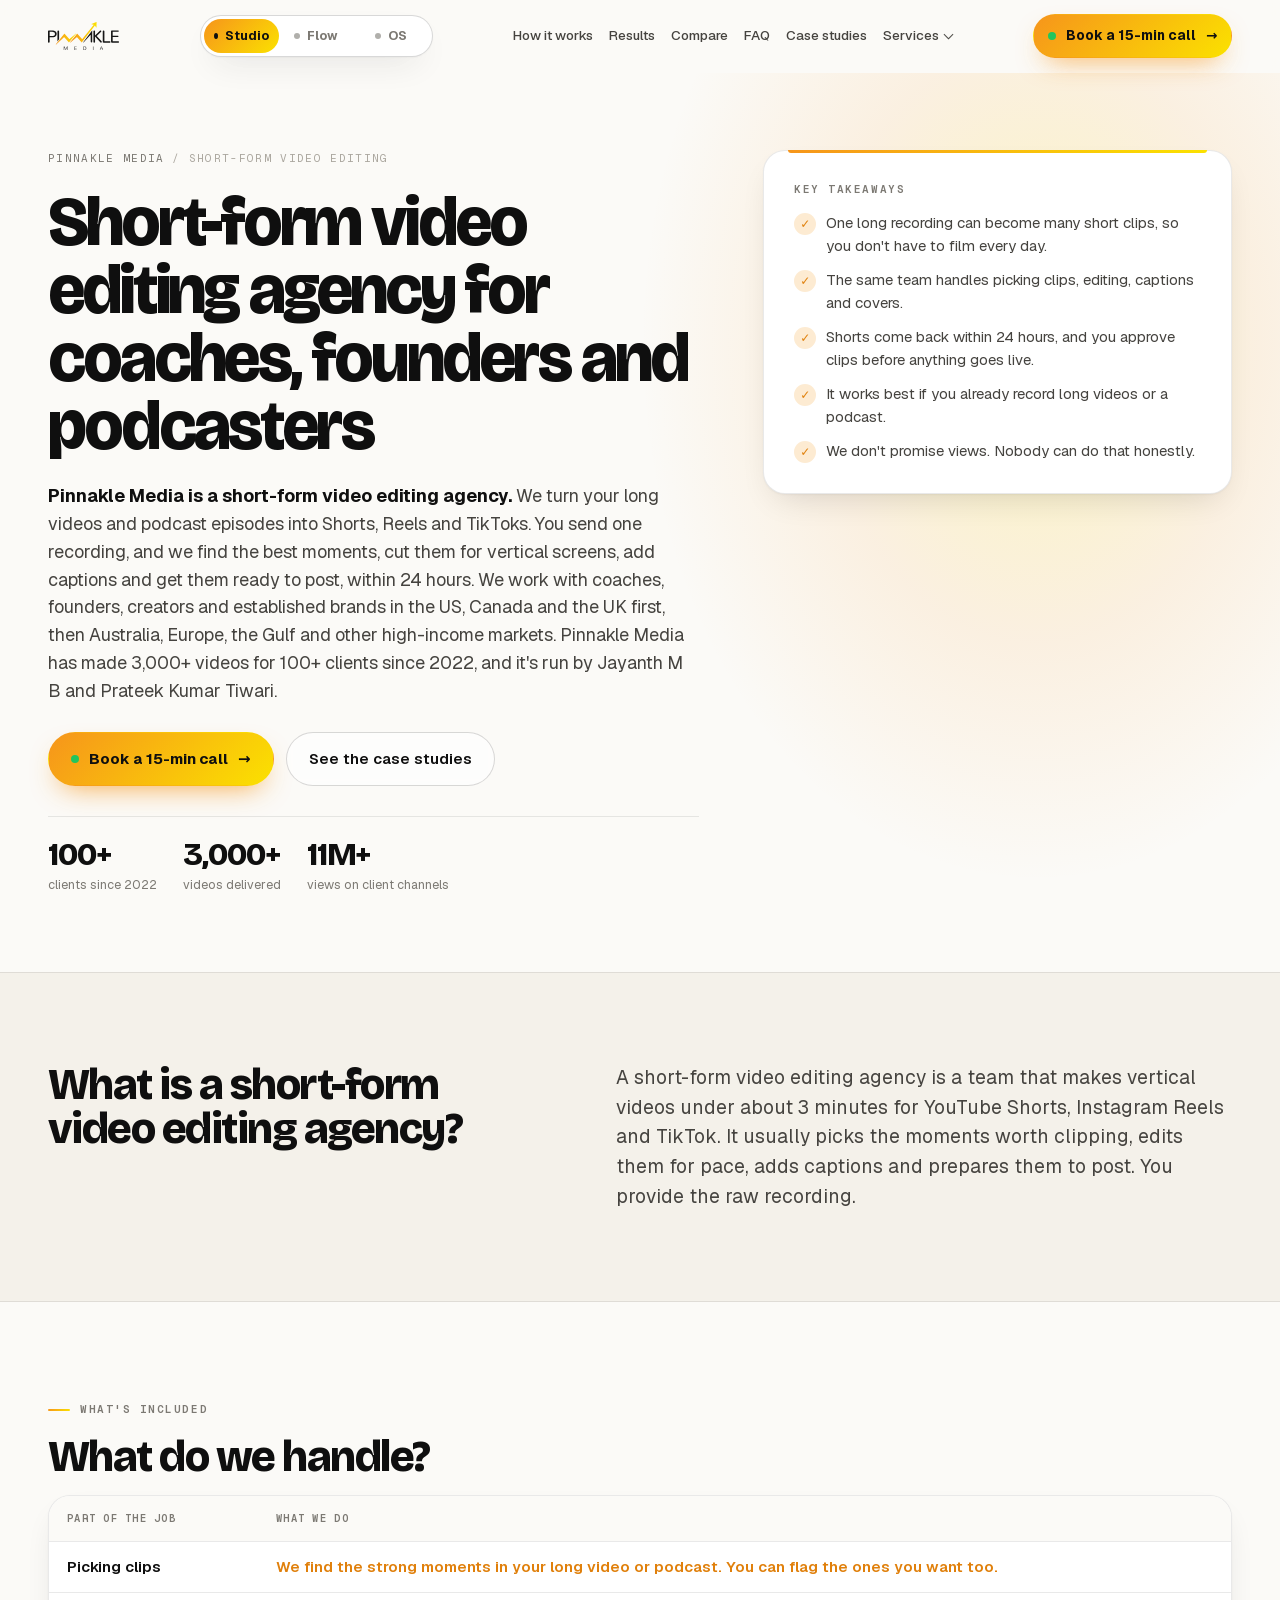
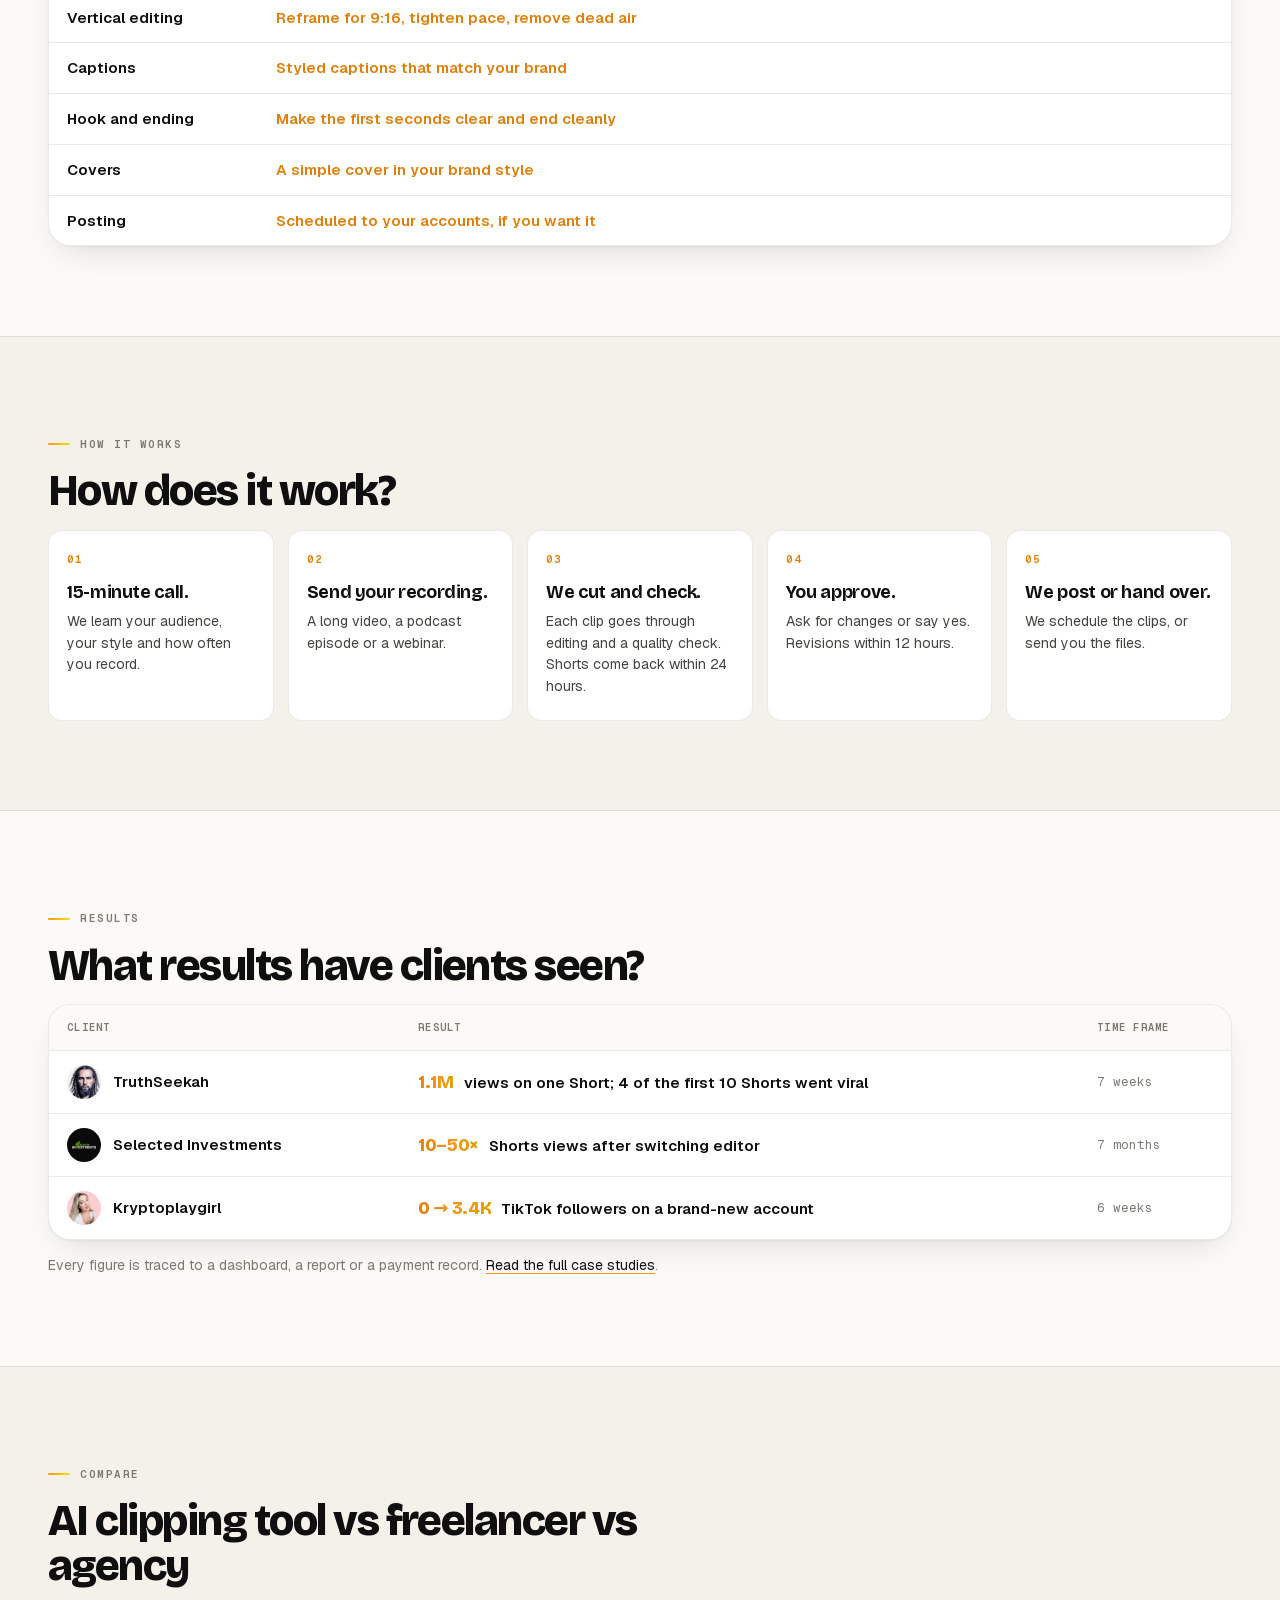
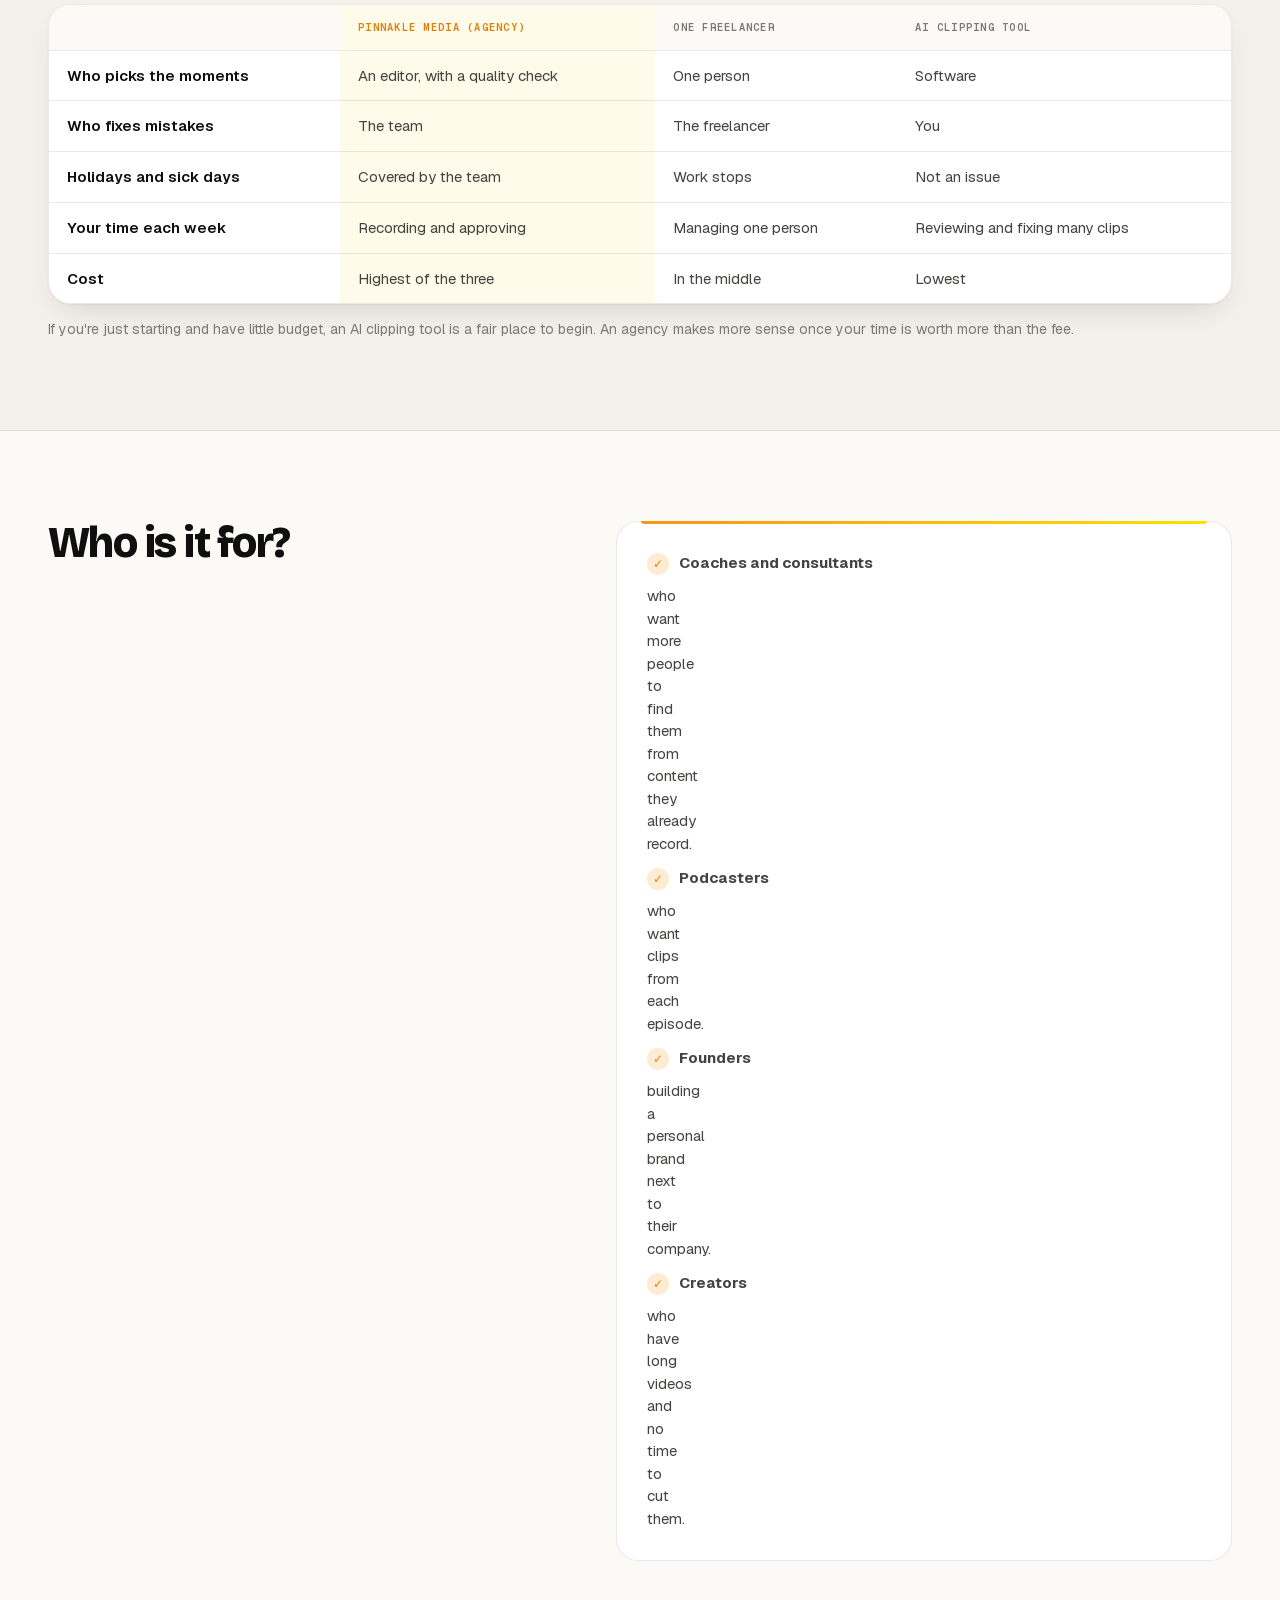
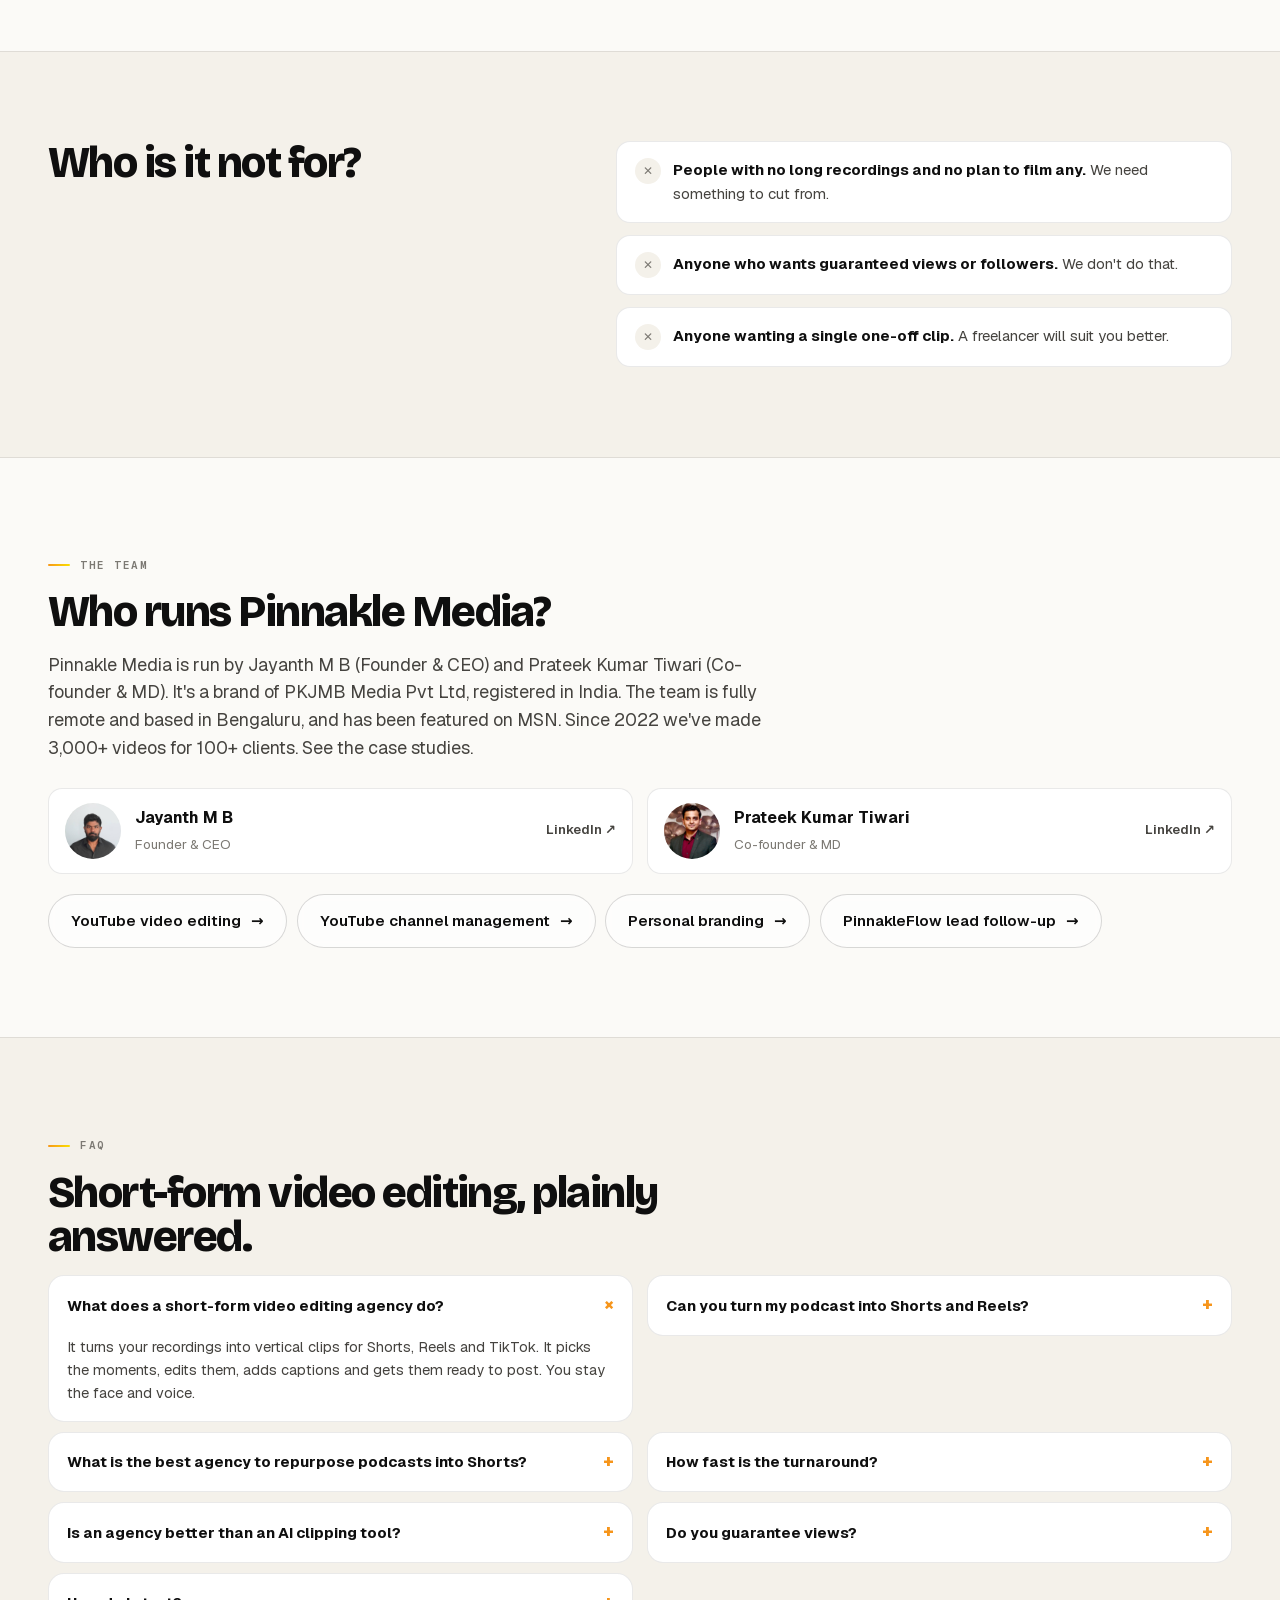
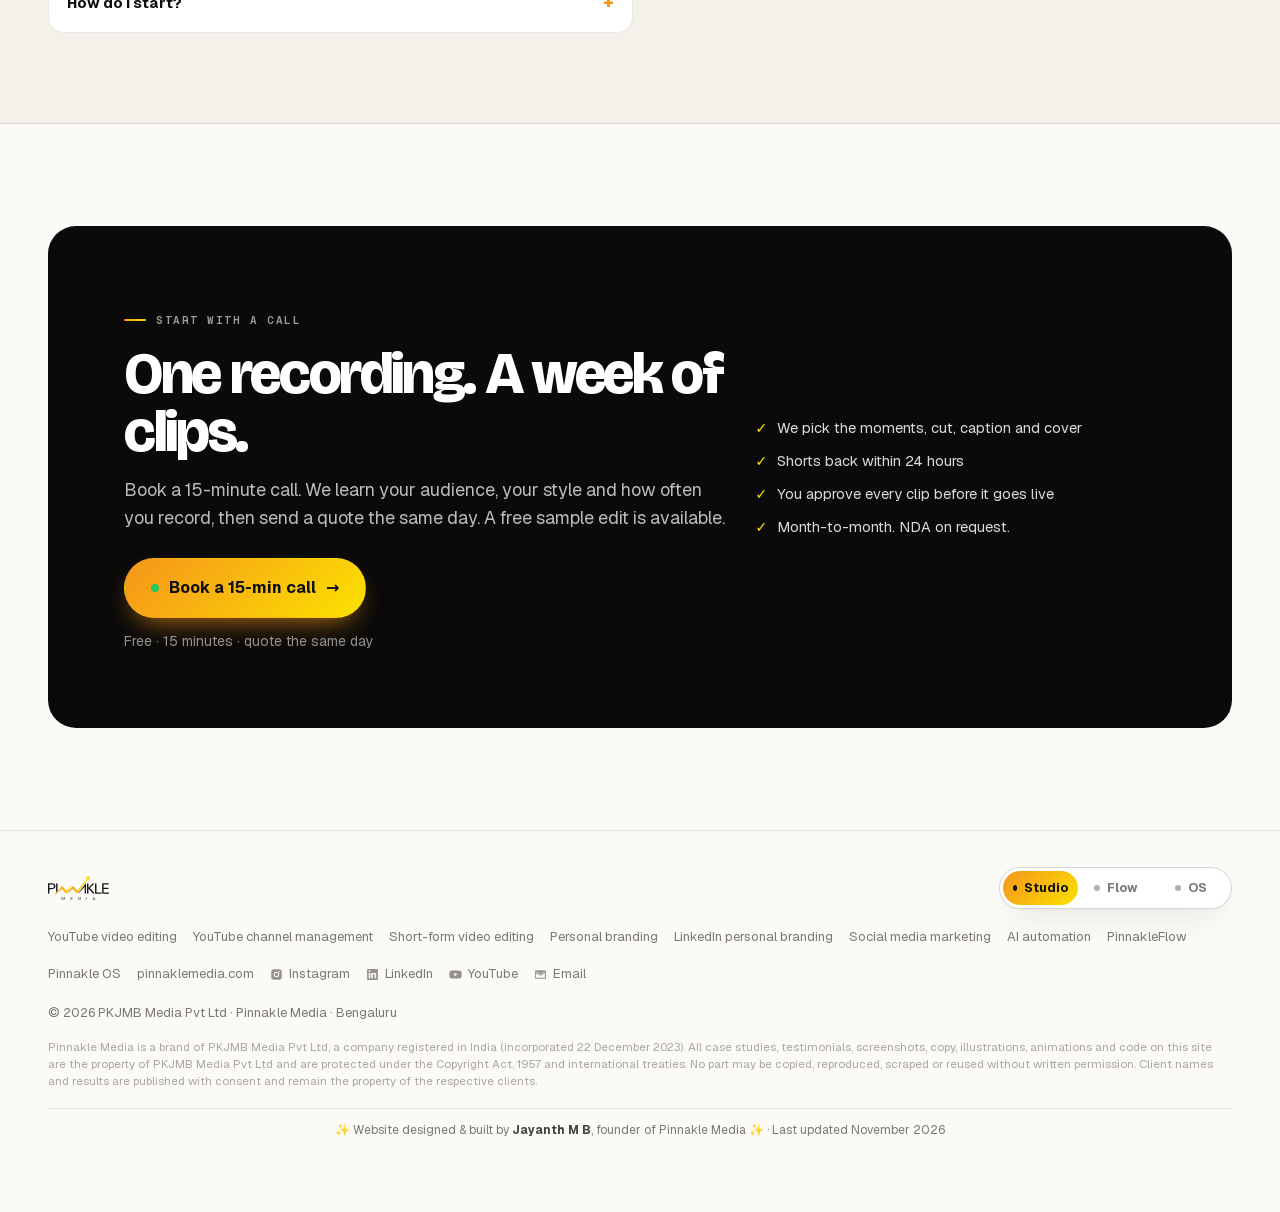
<file: short-form-video-editing/index.html>
<!doctype html>
<html lang="en">
<head>
<meta charset="utf-8">
<!-- Google tag (gtag.js) -->
<script async src="https://www.googletagmanager.com/gtag/js?id=G-79K5KFY1W8"></script>
<script>
  window.dataLayer = window.dataLayer || [];
  function gtag(){dataLayer.push(arguments);}
  gtag('js', new Date());
  gtag('config', 'G-79K5KFY1W8');
</script>
<meta name="viewport" content="width=device-width, initial-scale=1, viewport-fit=cover">
<title>Short-Form Video Editing Agency for Coaches | Pinnakle</title>
<meta name="description" content="Pinnakle Media is a short-form video editing agency. We turn long videos and podcasts into Shorts, Reels and TikToks, with captions and posting.">
<link rel="canonical" href="https://pinnaklemedia.com/short-form-video-editing/">
<meta name="robots" content="index,follow,max-image-preview:large,max-snippet:-1">
<meta property="og:type" content="website"><meta property="og:url" content="https://pinnaklemedia.com/short-form-video-editing/"><meta property="og:site_name" content="Pinnakle Media"><meta property="og:title" content="Short-Form Video Editing Agency for Coaches | Pinnakle"><meta property="og:description" content="Pinnakle Media is a short-form video editing agency. We turn long videos and podcasts into Shorts, Reels and TikToks, with captions and posting."><meta property="og:image" content="https://pinnaklemedia.com/assets/og.jpg"><meta property="og:image:width" content="1200"><meta property="og:image:height" content="630"><meta property="og:image:alt" content="Pinnakle Media, video editing and personal branding agency">
<meta name="twitter:card" content="summary_large_image"><meta name="twitter:title" content="Short-Form Video Editing Agency for Coaches | Pinnakle"><meta name="twitter:description" content="Pinnakle Media is a short-form video editing agency. We turn long videos and podcasts into Shorts, Reels and TikToks, with captions and posting."><meta name="twitter:image" content="https://pinnaklemedia.com/assets/og.jpg">
<meta name="author" content="Pinnakle Media">
<meta name="theme-color" content="#FBFAF7">
<link rel="icon" type="image/svg+xml" href="../assets/brand/icon-dark-square.svg">
<link rel="preload" as="font" type="font/woff2" crossorigin href="../assets/fonts/bricolage.woff2"><link rel="preload" as="font" type="font/woff2" crossorigin href="../assets/fonts/geist.woff2">
<link rel="stylesheet" href="../styles.css?v=20261022d">
<link rel="stylesheet" href="../pages.css?v=20261022d">
<script type="application/ld+json">{"@context": "https://schema.org", "@type": "Service", "name": "Short-form video editing", "serviceType": "Short-form video editing agency", "areaServed": ["US", "CA", "GB", "AU", "NZ", "IE", "DE", "NL", "SE", "CH", "SG", "AE"], "audience": {"@type": "Audience", "audienceType": "Coaches, founders, creators and podcasters"}, "description": "Done-for-you editing of YouTube Shorts, Instagram Reels and TikToks from long videos and podcast episodes, with clip selection, captions, covers and posting. Shorts back within 24 hours.", "url": "https://pinnaklemedia.com/short-form-video-editing/", "provider": {"@type": "Organization", "@id": "https://pinnaklemedia.com/#organization", "name": "Pinnakle Media", "legalName": "PKJMB Media Pvt Ltd", "url": "https://pinnaklemedia.com/"}, "@id": "https://pinnaklemedia.com/short-form-video-editing/#service"}</script>
<script type="application/ld+json">{"@context": "https://schema.org", "@type": "FAQPage", "mainEntity": [{"@type": "Question", "name": "What does a short-form video editing agency do?", "acceptedAnswer": {"@type": "Answer", "text": "It turns your recordings into vertical clips for Shorts, Reels and TikTok. It picks the moments, edits them, adds captions and gets them ready to post. You stay the face and voice."}}, {"@type": "Question", "name": "Can you turn my podcast into Shorts and Reels?", "acceptedAnswer": {"@type": "Answer", "text": "Yes. Send us the episode, and we'll cut the best moments into vertical clips with captions. Filmed episodes give the best result. If it's audio only, ask us on the call what's possible."}}, {"@type": "Question", "name": "What is the best agency to repurpose podcasts into Shorts?", "acceptedAnswer": {"@type": "Answer", "text": "Look for a team that picks clips with care, does a quality check, shows real client work and lets you approve each clip. Pinnakle Media does all of this and has made 3,000+ videos for 100+ clients."}}, {"@type": "Question", "name": "How fast is the turnaround?", "acceptedAnswer": {"@type": "Answer", "text": "Shorts come back within 24 hours of the raw footage, and revisions within 12 hours."}}, {"@type": "Question", "name": "Is an agency better than an AI clipping tool?", "acceptedAnswer": {"@type": "Answer", "text": "It depends on your budget and time. AI tools cost less, but you check and fix the clips yourself. An agency costs more and takes that work off you."}}, {"@type": "Question", "name": "Do you guarantee views?", "acceptedAnswer": {"@type": "Answer", "text": "No. We focus on what we control: good moments, clean editing, clear captions and posting on time."}}, {"@type": "Question", "name": "How do I start?", "acceptedAnswer": {"@type": "Answer", "text": "Book a 15-minute call: https://tidycal.com/pinnaklemedia/15-minute-meeting"}}]}</script>
<script type="application/ld+json">{"@context": "https://schema.org", "@type": "BreadcrumbList", "itemListElement": [{"@type": "ListItem", "position": 1, "name": "Pinnakle Media", "item": "https://pinnaklemedia.com/"}, {"@type": "ListItem", "position": 2, "name": "Short-form video editing", "item": "https://pinnaklemedia.com/short-form-video-editing/"}]}</script>
<script type="application/ld+json">{"@context": "https://schema.org", "@type": "WebPage", "@id": "https://pinnaklemedia.com/short-form-video-editing/#webpage", "url": "https://pinnaklemedia.com/short-form-video-editing/", "name": "Short-Form Video Editing Agency for Coaches | Pinnakle", "description": "Pinnakle Media is a short-form video editing agency. We turn long videos and podcasts into Shorts, Reels and TikToks, with captions and posting.", "isPartOf": {"@id": "https://pinnaklemedia.com/#website"}, "about": {"@id": "https://pinnaklemedia.com/short-form-video-editing/#service"}, "publisher": {"@id": "https://pinnaklemedia.com/#organization"}, "inLanguage": "en", "dateModified": "2026-11-04"}</script>
</head>
<body class="sp">
<div class="progress" aria-hidden="true"></div>
<header class="nav">
  <div class="wrap nav-in">
    <a class="logo" href="/" aria-label="Pinnakle Media home"><img src="../assets/brand/logo.svg" alt="Pinnakle Media logo"></a>
    <div class="switch three" data-on="studio" role="group" aria-label="Pinnakle sites"><a href="/" class="sw on"><i></i>Studio</a><a href="/flow/" class="sw "><i></i>Flow</a><a href="https://pinnaklemedia.app/" class="sw "><i></i>OS</a><span class="sw-knob" aria-hidden="true"></span></div>
    <nav class="nav-links" aria-label="Sections">
      <div class="switch three only-m" data-on="studio" role="group" aria-label="Pinnakle sites"><a href="/" class="sw on"><i></i>Studio</a><a href="/flow/" class="sw "><i></i>Flow</a><a href="https://pinnaklemedia.app/" class="sw "><i></i>OS</a><span class="sw-knob" aria-hidden="true"></span></div>
      <a href="#how">How it works</a><a href="#results">Results</a><a href="#compare">Compare</a><a href="#faq">FAQ</a><a href="/">Case studies</a>
      <div class="nav-dd"><button type="button" class="nav-dd-btn" aria-haspopup="true" aria-expanded="false">Services</button><div class="nav-dd-menu"><a href="/youtube-video-editing/"><b>YouTube video editing</b><span>Long-form, Shorts and Reels, 24–48 h turnaround</span></a><a href="/youtube-channel-management/"><b>YouTube channel management</b><span>Editing, Shorts, thumbnails, posting and a Friday report</span></a><a href="/short-form-video-editing/" aria-current="page"><b>Short-form video editing</b><span>Shorts, Reels and TikToks cut from long videos and podcasts</span></a><a href="/personal-branding-agency/"><b>Personal branding</b><span>LinkedIn ghostwriting, YouTube and Shorts for founders</span></a><a href="/linkedin-personal-branding/"><b>LinkedIn personal branding</b><span>Ghostwritten posts in your voice, profile and clips</span></a><a href="/social-media-marketing-agency/"><b>Social media marketing</b><span>Video-first posting for coaches and small businesses</span></a><a href="/ai-automation-agency/"><b>AI automation</b><span>Cold email, lead follow-up and n8n workflows</span></a></div></div>
      <a class="btn btn-brand btn-call only-m" href="https://tidycal.com/pinnaklemedia/15-minute-meeting" target="_blank" rel="noopener"><span class="dot"></span>Book a 15-min call <span class="arrow">→</span></a>
    </nav>
    <a class="btn btn-brand btn-call cta-desk" href="https://tidycal.com/pinnaklemedia/15-minute-meeting" target="_blank" rel="noopener" title="Free · usually a slot within 48 hours"><span class="dot" aria-hidden="true"></span>Book a 15-min call <span class="arrow">→</span></a>
    <a class="btn btn-brand btn-call cta-mob" href="https://tidycal.com/pinnaklemedia/15-minute-meeting" target="_blank" rel="noopener"><span class="dot"></span>Book a 15-min call</a>
    <button class="nav-toggle" aria-label="Menu"><span></span><span></span><span></span></button>
  </div>
</header>

<main id="top">
<section class="sp-hero" id="intro">
  <div class="wrap sp-grid">
    <div>
      <ol class="crumbs"><li><a href="/">Pinnakle Media</a></li><li>Short-form video editing</li></ol>
      <h1>Short-form video editing agency for coaches, founders and podcasters</h1>
      <p class="lead"><strong>Pinnakle Media is a short-form video editing agency.</strong> We turn your long videos and podcast episodes into Shorts, Reels and TikToks. You send one recording, and we find the best moments, cut them for vertical screens, add captions and get them ready to post, within 24 hours. We work with coaches, founders, creators and established brands in the US, Canada and the UK first, then Australia, Europe, the Gulf and other high-income markets. Pinnakle Media has made 3,000+ videos for 100+ clients since 2022, and it's run by Jayanth M B and Prateek Kumar Tiwari.</p>
      <div class="sp-cta"><a class="btn btn-brand btn-call" href="https://tidycal.com/pinnaklemedia/15-minute-meeting" target="_blank" rel="noopener"><span class="dot" aria-hidden="true"></span>Book a 15-min call <span class="arrow">→</span></a><a class="btn btn-ghost" href="/#cases">See the case studies</a></div>
      <div class="sp-stats"><div><b>100+</b><span>clients since 2022</span></div><div><b>3,000+</b><span>videos delivered</span></div><div><b>11M+</b><span>views on client channels</span></div></div>
    </div>
    <aside class="kt" aria-labelledby="kt-h">
      <h2 id="kt-h">Key takeaways</h2>
      <ul>
        <li>One long recording can become many short clips, so you don't have to film every day.</li>
        <li>The same team handles picking clips, editing, captions and covers.</li>
        <li>Shorts come back within 24 hours, and you approve clips before anything goes live.</li>
        <li>It works best if you already record long videos or a podcast.</li>
        <li>We don't promise views. Nobody can do that honestly.</li>
      </ul>
    </aside>
  </div>
</section>

<section class="sp-sec alt" id="what">
  <div class="wrap sp-two">
    <h2>What is a short-form video editing agency?</h2>
    <p class="sp-def">A short-form video editing agency is a team that makes vertical videos under about 3 minutes for YouTube Shorts, Instagram Reels and TikTok. It usually picks the moments worth clipping, edits them for pace, adds captions and prepares them to post. You provide the raw recording.</p>
  </div>
</section>
<section class="sp-sec" id="handle">
  <div class="wrap">
    <div class="eyebrow">What's included</div>
    <h2>What do we handle?</h2>
    <div class="tbl-wrap"><table class="tbl fit"><caption style="position:absolute;left:-9999px">What Pinnakle Media handles in short-form video editing</caption><thead><tr><th scope="col">Part of the job</th><th scope="col">What we do</th></tr></thead><tbody><tr><td>Picking clips</td><td>We find the strong moments in your long video or podcast. You can flag the ones you want too.</td></tr><tr><td>Vertical editing</td><td>Reframe for 9:16, tighten pace, remove dead air</td></tr><tr><td>Captions</td><td>Styled captions that match your brand</td></tr><tr><td>Hook and ending</td><td>Make the first seconds clear and end cleanly</td></tr><tr><td>Covers</td><td>A simple cover in your brand style</td></tr><tr><td>Posting</td><td>Scheduled to your accounts, if you want it</td></tr></tbody></table></div>
  </div>
</section>
<section class="sp-sec alt" id="how">
  <div class="wrap">
    <div class="eyebrow">How it works</div>
    <h2>How does it work?</h2>
    <ol class="steps">
      <li><b>15-minute call.</b><p>We learn your audience, your style and how often you record.</p></li>
      <li><b>Send your recording.</b><p>A long video, a podcast episode or a webinar.</p></li>
      <li><b>We cut and check.</b><p>Each clip goes through editing and a quality check. Shorts come back within 24 hours.</p></li>
      <li><b>You approve.</b><p>Ask for changes or say yes. Revisions within 12 hours.</p></li>
      <li><b>We post or hand over.</b><p>We schedule the clips, or send you the files.</p></li>
    </ol>
  </div>
</section>
<section class="sp-sec" id="results">
  <div class="wrap">
    <div class="eyebrow">Results</div>
    <h2>What results have clients seen?</h2>
    <div class="tbl-wrap"><table class="tbl"><caption class="sr-only" style="position:absolute;left:-9999px">Short-form video results for Pinnakle Media clients</caption><thead><tr><th scope="col">Client</th><th scope="col">Result</th><th scope="col">Time frame</th></tr></thead><tbody><tr><td><span class="cl"><img src="../assets/clients/truthseekah.jpg" alt="TruthSeekah profile picture" loading="lazy" width="34" height="34">TruthSeekah</span></td><td class="res"><em>1.1M</em> views on one Short; 4 of the first 10 Shorts went viral</td><td class="tf">7 weeks</td></tr><tr><td><span class="cl"><img src="../assets/clients/selected-investments.jpg" alt="Selected Investments profile picture" loading="lazy" width="34" height="34">Selected Investments</span></td><td class="res"><em>10–50×</em> Shorts views after switching editor</td><td class="tf">7 months</td></tr><tr><td><span class="cl"><img src="../assets/clients/kryptoplaygirl.jpg" alt="Kryptoplaygirl profile picture" loading="lazy" width="34" height="34">Kryptoplaygirl</span></td><td class="res"><em>0 → 3.4K</em> TikTok followers on a brand-new account</td><td class="tf">6 weeks</td></tr></tbody></table></div>
    <p class="sp-note">Every figure is traced to a dashboard, a report or a payment record. <a href="/#cases">Read the full case studies</a>.</p>
  </div>
</section>
<section class="sp-sec alt" id="compare">
  <div class="wrap">
    <div class="eyebrow">Compare</div>
    <h2>AI clipping tool vs freelancer vs agency</h2>
    <div class="tbl-wrap"><table class="tbl cmp"><caption style="position:absolute;left:-9999px">An AI clipping tool compared with one freelancer and Pinnakle Media</caption><thead><tr><th scope="col"></th><th scope="col">Pinnakle Media (agency)</th><th scope="col">One freelancer</th><th scope="col">AI clipping tool</th></tr></thead><tbody><tr><td>Who picks the moments</td><td>An editor, with a quality check</td><td>One person</td><td>Software</td></tr><tr><td>Who fixes mistakes</td><td>The team</td><td>The freelancer</td><td>You</td></tr><tr><td>Holidays and sick days</td><td>Covered by the team</td><td>Work stops</td><td>Not an issue</td></tr><tr><td>Your time each week</td><td>Recording and approving</td><td>Managing one person</td><td>Reviewing and fixing many clips</td></tr><tr><td>Cost</td><td>Highest of the three</td><td>In the middle</td><td>Lowest</td></tr></tbody></table></div>
    <p class="sp-note">If you're just starting and have little budget, an AI clipping tool is a fair place to begin. An agency makes more sense once your time is worth more than the fee.</p>
  </div>
</section>
<section class="sp-sec" id="who">
  <div class="wrap sp-two">
    <h2>Who is it for?</h2>
    <div class="kt" style="box-shadow:none"><ul>
        <li><b>Coaches and consultants</b> who want more people to find them from content they already record.</li>
        <li><b>Podcasters</b> who want clips from each episode.</li>
        <li><b>Founders</b> building a personal brand next to their company.</li>
        <li><b>Creators</b> who have long videos and no time to cut them.</li>
      </ul></div>
  </div>
</section>
<section class="sp-sec alt" id="fit">
  <div class="wrap sp-two">
    <h2>Who is it not for?</h2>
    <ul class="nofit">
      <li><span><b>People with no long recordings and no plan to film any.</b> We need something to cut from.</span></li>
      <li><span><b>Anyone who wants guaranteed views or followers.</b> We don't do that.</span></li>
      <li><span><b>Anyone wanting a single one-off clip.</b> A freelancer will suit you better.</span></li>
    </ul>
  </div>
</section>
<section class="sp-sec" id="team">
  <div class="wrap">
    <div class="eyebrow">The team</div>
    <h2>Who runs Pinnakle Media?</h2>
    <p class="lead">Pinnakle Media is run by Jayanth M B (Founder &amp; CEO) and Prateek Kumar Tiwari (Co-founder &amp; MD). It's a brand of PKJMB Media Pvt Ltd, registered in India. The team is fully remote and based in Bengaluru, and has been <a href="https://www.msn.com/en-us/news/other/from-cold-email-to-content-gold-how-to-find-the-right-marketing-partner-for-your-youtube-channel/ar-AA1CbLdZ" target="_blank" rel="noopener">featured on MSN</a>. Since 2022 we've made 3,000+ videos for 100+ clients. <a href="/#cases">See the case studies</a>.</p>
    <div class="runs"><div class="p"><img src="../assets/team/jayanth-2.jpg" alt="Jayanth M B, Founder &amp; CEO of Pinnakle Media" loading="lazy"><div><b>Jayanth M B</b><span>Founder &amp; CEO</span></div><a href="https://www.linkedin.com/in/jayanthmb/" target="_blank" rel="noopener">LinkedIn ↗</a></div><div class="p"><img src="../assets/team/prateek.jpg" alt="Prateek Kumar Tiwari, Co-founder &amp; MD of Pinnakle Media" loading="lazy"><div><b>Prateek Kumar Tiwari</b><span>Co-founder &amp; MD</span></div><a href="https://www.linkedin.com/in/prateek-kumar-tiwari19" target="_blank" rel="noopener">LinkedIn ↗</a></div></div>
    <div class="sp-more"><a class="btn btn-ghost" href="/youtube-video-editing/">YouTube video editing <span class="arrow">→</span></a><a class="btn btn-ghost" href="/youtube-channel-management/">YouTube channel management <span class="arrow">→</span></a><a class="btn btn-ghost" href="/personal-branding-agency/">Personal branding <span class="arrow">→</span></a><a class="btn btn-ghost" href="/flow/">PinnakleFlow lead follow-up <span class="arrow">→</span></a></div>
  </div>
</section>

<section class="sp-sec sp-faq alt" id="faq">
  <div class="wrap">
    <div class="eyebrow">FAQ</div>
    <h2>Short-form video editing, plainly answered.</h2>
    <div class="faq">
<details open><summary>What does a short-form video editing agency do?</summary><p>It turns your recordings into vertical clips for Shorts, Reels and TikTok. It picks the moments, edits them, adds captions and gets them ready to post. You stay the face and voice.</p></details>
<details><summary>Can you turn my podcast into Shorts and Reels?</summary><p>Yes. Send us the episode, and we&#x27;ll cut the best moments into vertical clips with captions. Filmed episodes give the best result. If it&#x27;s audio only, ask us on the call what&#x27;s possible.</p></details>
<details><summary>What is the best agency to repurpose podcasts into Shorts?</summary><p>Look for a team that picks clips with care, does a quality check, shows real client work and lets you approve each clip. Pinnakle Media does all of this and has made 3,000+ videos for 100+ clients.</p></details>
<details><summary>How fast is the turnaround?</summary><p>Shorts come back within 24 hours of the raw footage, and revisions within 12 hours.</p></details>
<details><summary>Is an agency better than an AI clipping tool?</summary><p>It depends on your budget and time. AI tools cost less, but you check and fix the clips yourself. An agency costs more and takes that work off you.</p></details>
<details><summary>Do you guarantee views?</summary><p>No. We focus on what we control: good moments, clean editing, clear captions and posting on time.</p></details>
<details><summary>How do I start?</summary><p>Book a 15-minute call: <a href="https://tidycal.com/pinnaklemedia/15-minute-meeting" target="_blank" rel="noopener">https://tidycal.com/pinnaklemedia/15-minute-meeting</a></p></details>
    </div>
  </div>
</section>

<section class="cta" id="connect">
  <div class="wrap">
    <div class="cta-box">
      <svg class="peaks" viewBox="0 0 600 260" aria-hidden="true"><path d="M0 240 L80 170 L140 210 L220 120 L300 190 L380 90 L460 160 L540 60 L600 100"/><path d="M0 250 L100 200 L170 230 L260 150 L340 210 L420 130 L500 190 L600 120" opacity=".5"/></svg>
      <div><div class="eyebrow" style="color:rgba(255,255,255,.6)">Start with a call</div><h2 class="h2">One recording. A week of clips.</h2><p class="lead" style="margin:16px 0 26px">Book a 15-minute call. We learn your audience, your style and how often you record, then send a quote the same day. A free sample edit is available.</p><a class="btn btn-brand btn-call big" href="https://tidycal.com/pinnaklemedia/15-minute-meeting" target="_blank" rel="noopener"><span class="dot"></span>Book a 15-min call <span class="arrow">→</span></a><div class="small" style="margin-top:12px;color:rgba(255,255,255,.55)">Free · 15 minutes · quote the same day</div></div>
      <div class="cta-side"><div class="li"><i>✓</i> We pick the moments, cut, caption and cover</div><div class="li"><i>✓</i> Shorts back within 24 hours</div><div class="li"><i>✓</i> You approve every clip before it goes live</div><div class="li"><i>✓</i> Month-to-month. NDA on request.</div></div>
    </div>
  </div>
</section>
</main>

<footer><div class="wrap foot">
  <a href="https://pinnaklemedia.com" target="_blank" rel="noopener"><img src="../assets/brand/logo.svg" alt="Pinnakle Media logo"></a>
  <div class="switch three" data-on="studio" role="group" aria-label="Pinnakle sites"><a href="/" class="sw on"><i></i>Studio</a><a href="/flow/" class="sw "><i></i>Flow</a><a href="https://pinnaklemedia.app/" class="sw "><i></i>OS</a><span class="sw-knob" aria-hidden="true"></span></div>
  <div class="foot-links"><a href="/youtube-video-editing/">YouTube video editing</a><a href="/youtube-channel-management/">YouTube channel management</a><a href="/short-form-video-editing/">Short-form video editing</a><a href="/personal-branding-agency/">Personal branding</a><a href="/linkedin-personal-branding/">LinkedIn personal branding</a><a href="/social-media-marketing-agency/">Social media marketing</a><a href="/ai-automation-agency/">AI automation</a><a href="/flow/">PinnakleFlow</a><a href="https://pinnaklemedia.app/" target="_blank" rel="noopener">Pinnakle OS</a><a href="https://pinnaklemedia.com" target="_blank" rel="noopener">pinnaklemedia.com</a><a href="https://www.instagram.com/pinnaklemedia/" target="_blank" rel="noopener"><svg class="fico" viewBox="0 0 24 24" aria-hidden="true"><path d="M12 2.2c3.2 0 3.6 0 4.8.1 3.2.1 4.8 1.7 4.9 4.9.1 1.3.1 1.6.1 4.8s0 3.6-.1 4.8c-.1 3.2-1.7 4.8-4.9 4.9-1.3.1-1.6.1-4.8.1s-3.6 0-4.8-.1c-3.3-.1-4.8-1.7-4.9-4.9C2.2 15.6 2.2 15.2 2.2 12s0-3.6.1-4.8C2.4 3.9 4 2.4 7.2 2.3c1.2-.1 1.6-.1 4.8-.1zm0 4.7a5.1 5.1 0 1 0 0 10.2 5.1 5.1 0 0 0 0-10.2zm0 8.4a3.3 3.3 0 1 1 0-6.6 3.3 3.3 0 0 1 0 6.6zm5.3-9.8a1.2 1.2 0 1 0 0 2.4 1.2 1.2 0 0 0 0-2.4z"/></svg>Instagram</a><a href="https://www.linkedin.com/in/pinnakle-media-87b2672a0/" target="_blank" rel="noopener"><svg class="fico" viewBox="0 0 24 24" aria-hidden="true"><path d="M20.4 2H3.6A1.6 1.6 0 0 0 2 3.6v16.8A1.6 1.6 0 0 0 3.6 22h16.8a1.6 1.6 0 0 0 1.6-1.6V3.6A1.6 1.6 0 0 0 20.4 2zM8 19H5V9h3v10zM6.5 7.7a1.7 1.7 0 1 1 0-3.4 1.7 1.7 0 0 1 0 3.4zM19 19h-3v-4.9c0-1.2 0-2.7-1.6-2.7s-1.9 1.3-1.9 2.6V19h-3V9h2.9v1.4a3.2 3.2 0 0 1 2.8-1.6c3 0 3.6 2 3.6 4.6V19z"/></svg>LinkedIn</a><a href="https://www.youtube.com/@PinnakleMedia" target="_blank" rel="noopener"><svg class="fico" viewBox="0 0 24 24" aria-hidden="true"><path d="M23 7.2a3 3 0 0 0-2.1-2.1C19 4.6 12 4.6 12 4.6s-7 0-8.9.5A3 3 0 0 0 1 7.2 31 31 0 0 0 .6 12a31 31 0 0 0 .4 4.8 3 3 0 0 0 2.1 2.1c1.9.5 8.9.5 8.9.5s7 0 8.9-.5a3 3 0 0 0 2.1-2.1 31 31 0 0 0 .4-4.8 31 31 0 0 0-.4-4.8zM9.7 15.1V8.9l6 3.1-6 3.1z"/></svg>YouTube</a><a href="mailto:pinnaklemedia@gmail.com"><svg class="fico" viewBox="0 0 24 24" aria-hidden="true"><path d="M2 5.5A1.5 1.5 0 0 1 3.5 4h17A1.5 1.5 0 0 1 22 5.5v13a1.5 1.5 0 0 1-1.5 1.5h-17A1.5 1.5 0 0 1 2 18.5v-13zm2 .7v.6l8 5 8-5v-.6l-8 5-8-5zm0 2.9V18h16V9.1l-8 5-8-5z"/></svg>Email</a></div>
  <div>© <span data-year>2026</span> PKJMB Media Pvt Ltd · Pinnakle Media · Bengaluru</div>
</div>
<div class="wrap legal">Pinnakle Media is a brand of PKJMB Media Pvt Ltd, a company registered in India (incorporated 22 December 2023). All case studies, testimonials, screenshots, copy, illustrations, animations and code on this site are the property of PKJMB Media Pvt Ltd and are protected under the Copyright Act, 1957 and international treaties. No part may be copied, reproduced, scraped or reused without written permission. Client names and results are published with consent and remain the property of the respective clients.</div>
<div class="wrap credit">✨ Website designed &amp; built by <a href="https://www.linkedin.com/in/jayanthmb/" target="_blank" rel="noopener"><b>Jayanth M B</b></a>, founder of Pinnakle Media ✨ · Last updated November 2026</div>
</footer>

<script>
(() => {
  const nav = document.querySelector('.nav'), tg = document.querySelector('.nav-toggle'), pr = document.querySelector('.progress');
  tg.addEventListener('click', () => { nav.classList.toggle('open'); document.body.style.overflow = nav.classList.contains('open') ? 'hidden' : ''; });
  document.querySelectorAll('.nav-links a').forEach(a => a.addEventListener('click', () => { nav.classList.remove('open'); document.body.style.overflow = ''; }));
  document.querySelectorAll('.nav-dd-btn').forEach(b => b.addEventListener('click', () => { const d = b.parentNode; d.classList.toggle('on'); b.setAttribute('aria-expanded', d.classList.contains('on')); }));
  document.addEventListener('click', e => { if (!e.target.closest('.nav-dd')) document.querySelectorAll('.nav-dd.on').forEach(d => d.classList.remove('on')); });
  const sc = () => { nav.classList.toggle('scrolled', scrollY > 12); const h = document.documentElement; pr.style.width = (h.scrollTop / Math.max(1, h.scrollHeight - h.clientHeight) * 100).toFixed(2) + '%'; };
  addEventListener('scroll', sc, { passive: true }); sc();
  document.querySelectorAll('[data-year]').forEach(e => e.textContent = new Date().getFullYear());
})();
</script>
</body>
</html>
</file>
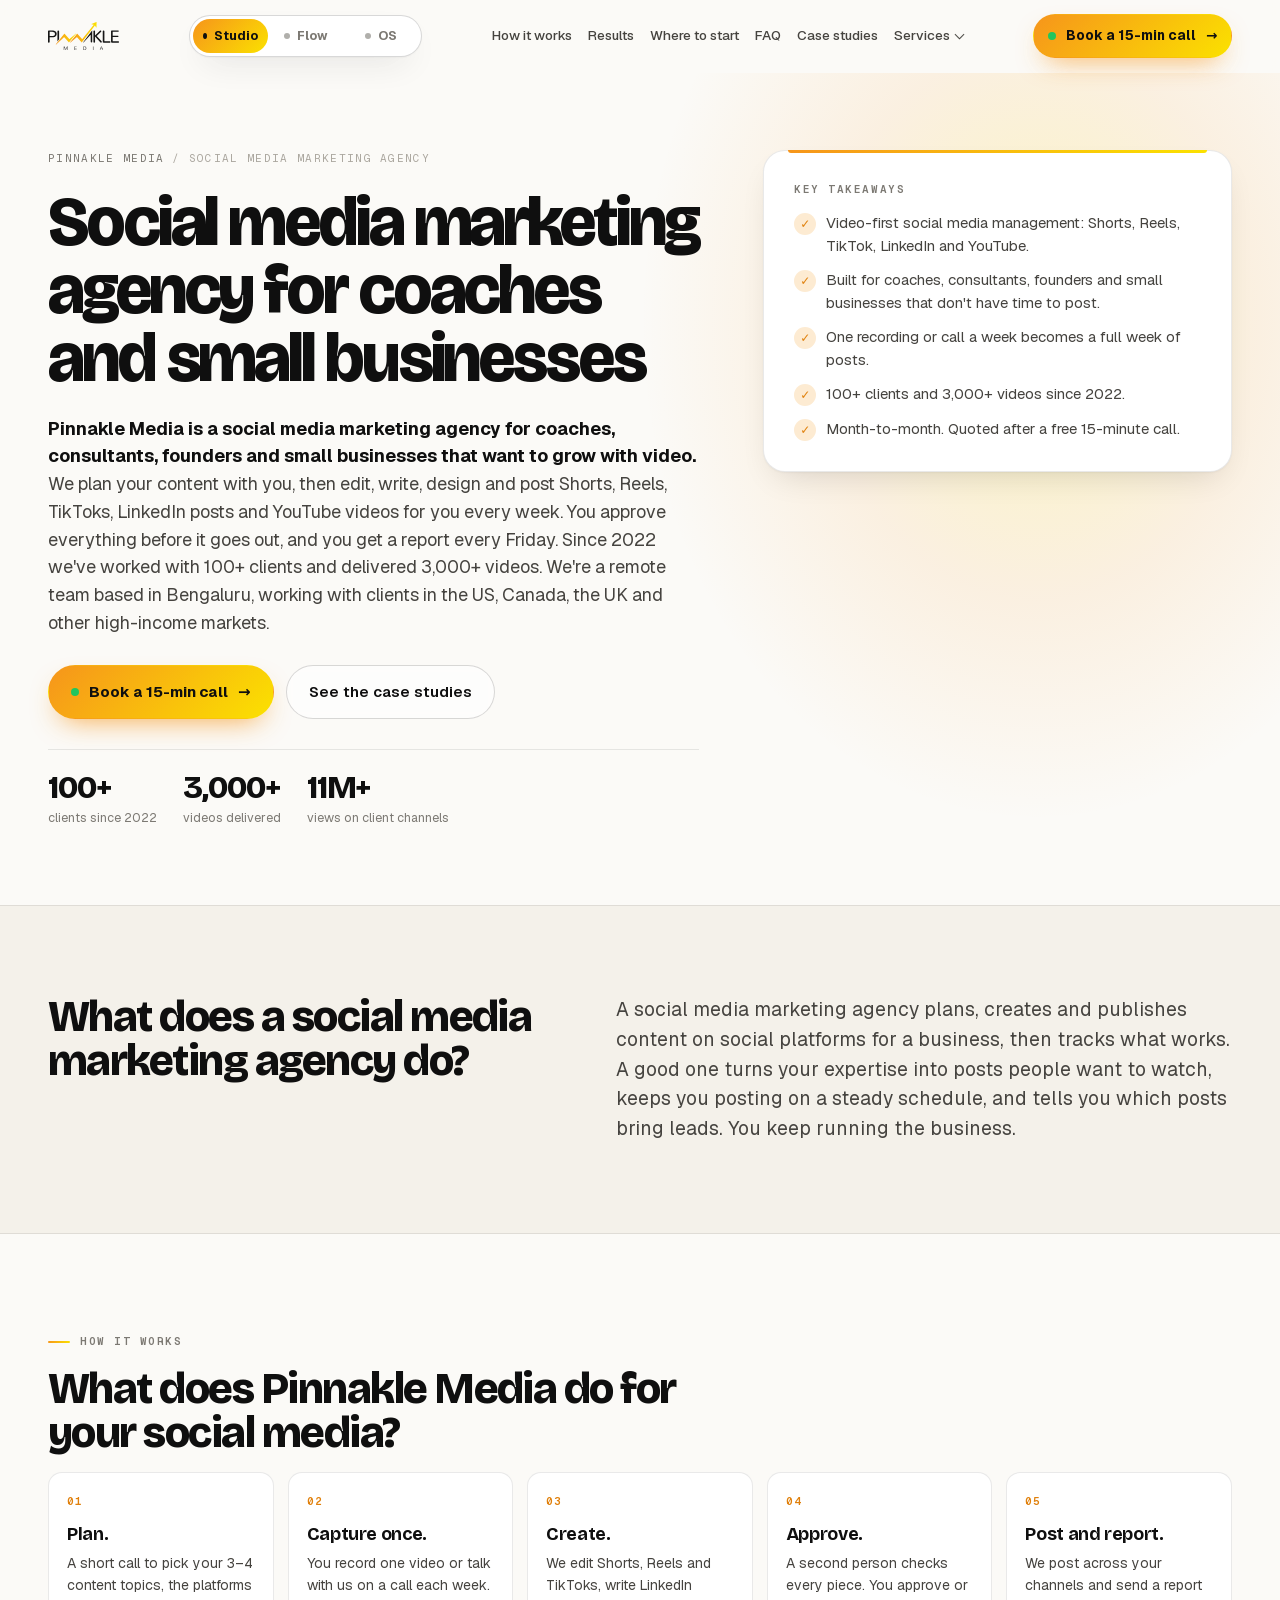
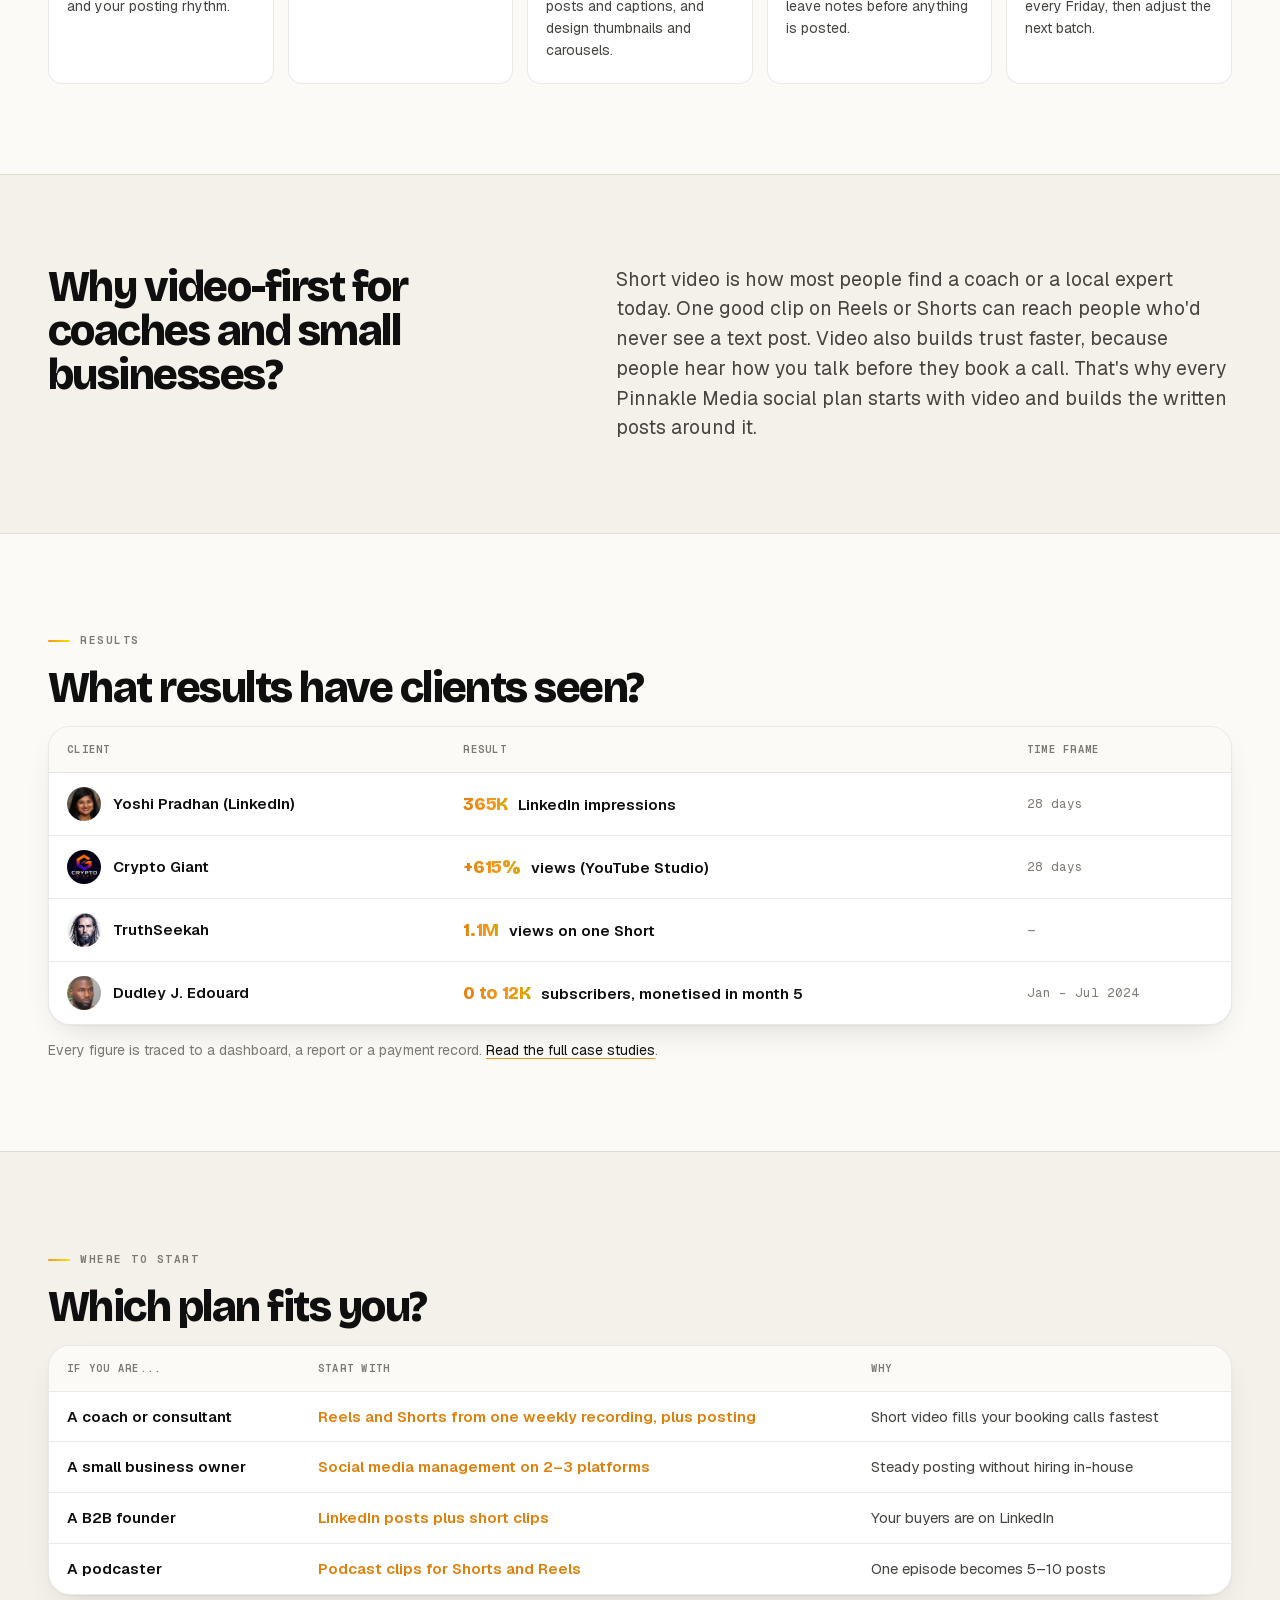
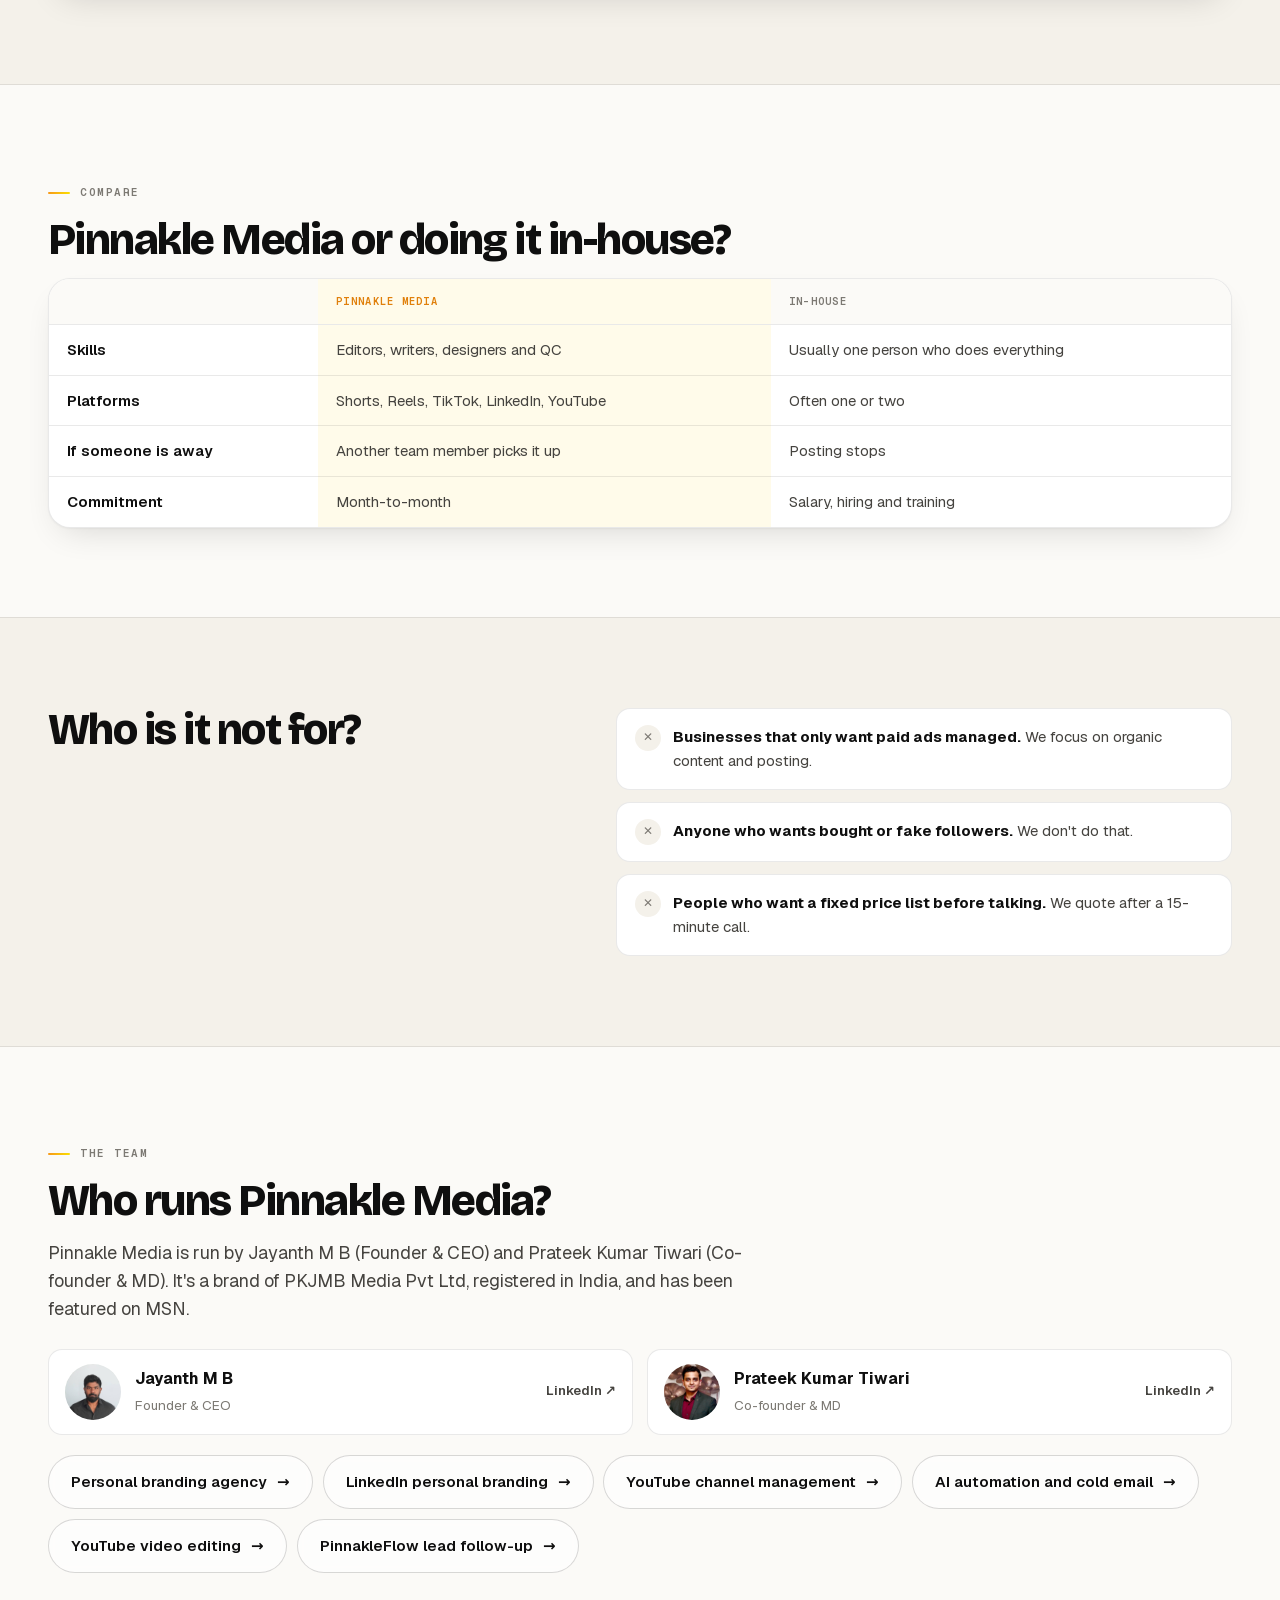
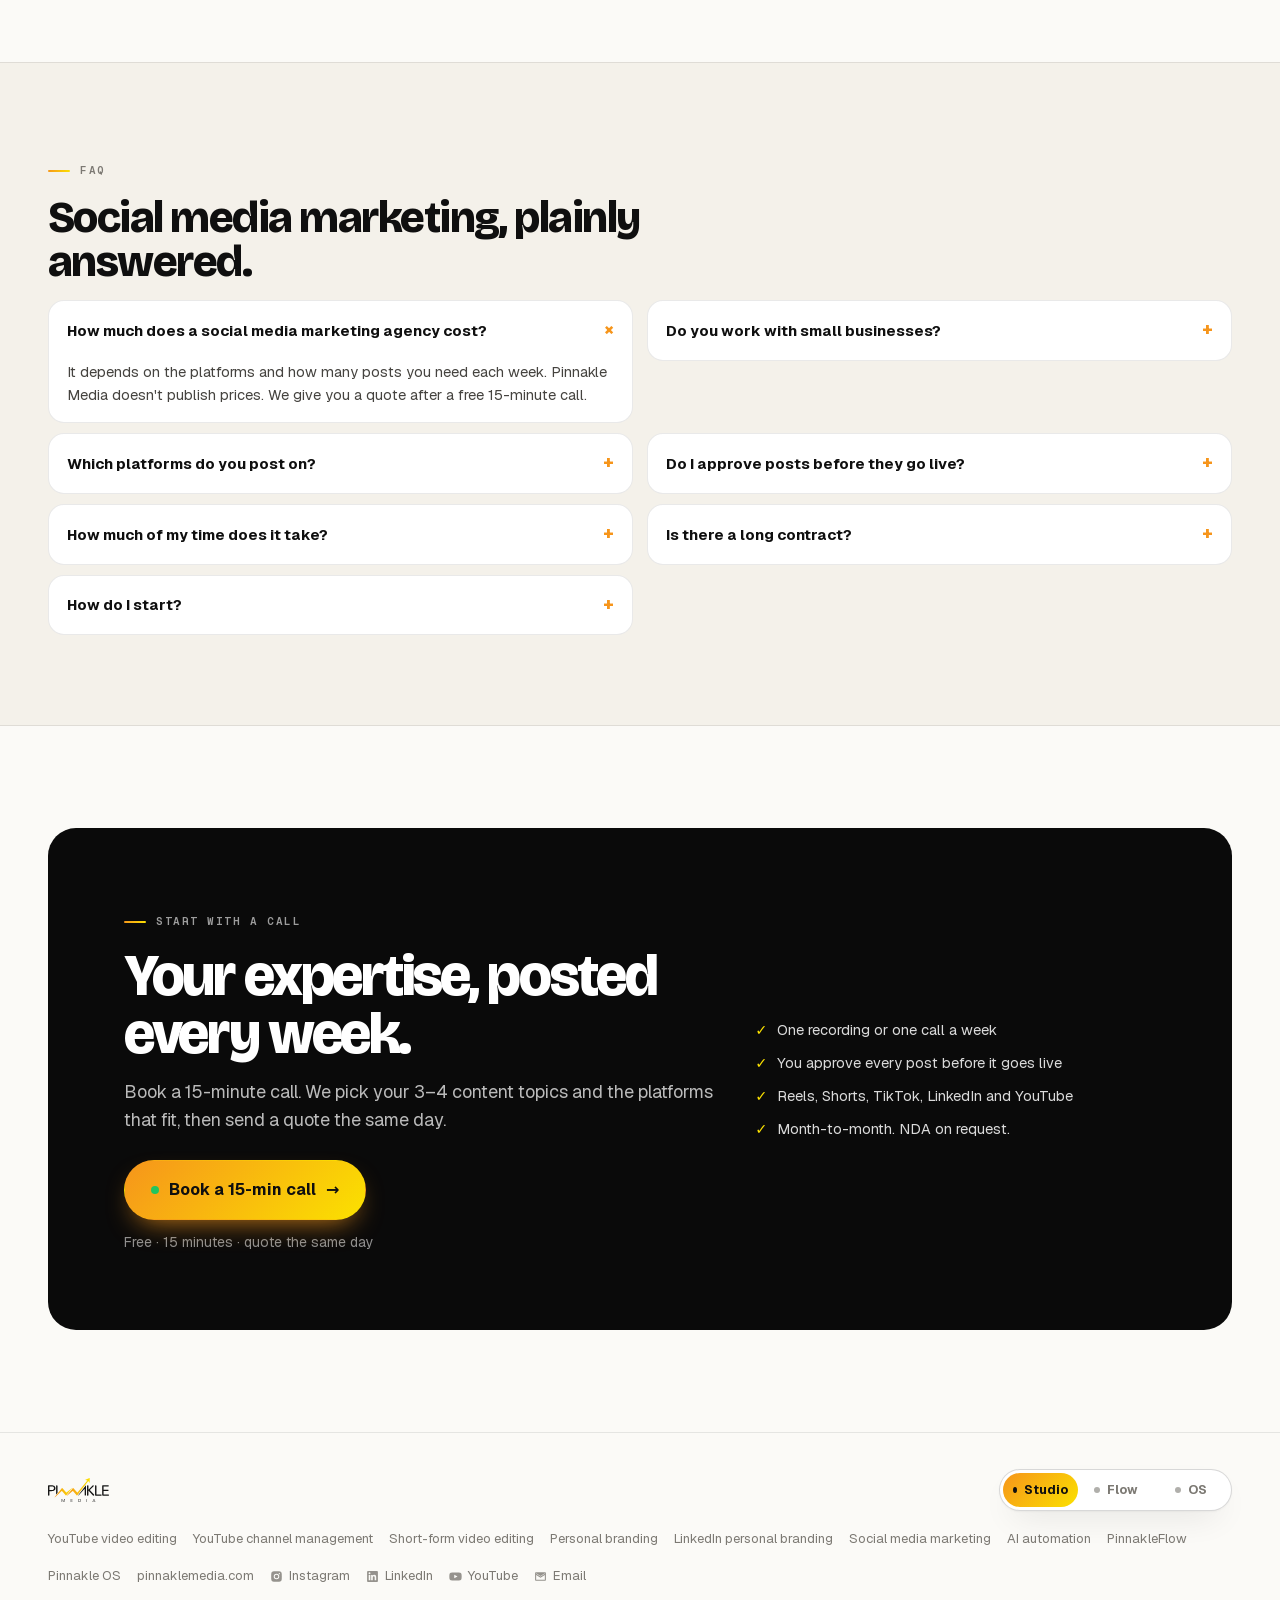
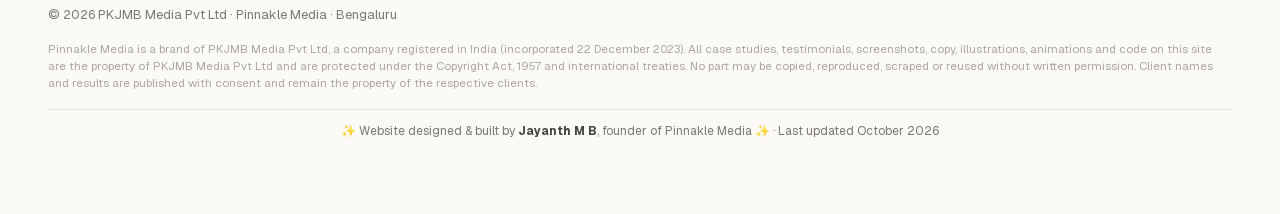
<file: social-media-marketing-agency/index.html>
<!doctype html>
<html lang="en">
<head>
<meta charset="utf-8">
<!-- Google tag (gtag.js) -->
<script async src="https://www.googletagmanager.com/gtag/js?id=G-79K5KFY1W8"></script>
<script>
  window.dataLayer = window.dataLayer || [];
  function gtag(){dataLayer.push(arguments);}
  gtag('js', new Date());
  gtag('config', 'G-79K5KFY1W8');
</script>
<meta name="viewport" content="width=device-width, initial-scale=1, viewport-fit=cover">
<title>Social Media Marketing Agency for Coaches | Pinnakle Media</title>
<meta name="description" content="Pinnakle Media is a social media marketing agency for coaches, founders and small businesses. Video-first content, posting and reports. 100+ clients.">
<link rel="canonical" href="https://pinnaklemedia.com/social-media-marketing-agency/">
<meta name="robots" content="index,follow,max-image-preview:large,max-snippet:-1">
<meta property="og:type" content="website"><meta property="og:url" content="https://pinnaklemedia.com/social-media-marketing-agency/"><meta property="og:site_name" content="Pinnakle Media"><meta property="og:title" content="Social Media Marketing Agency for Coaches | Pinnakle Media"><meta property="og:description" content="Pinnakle Media is a social media marketing agency for coaches, founders and small businesses. Video-first content, posting and reports. 100+ clients."><meta property="og:image" content="https://pinnaklemedia.com/assets/og.jpg"><meta property="og:image:width" content="1200"><meta property="og:image:height" content="630"><meta property="og:image:alt" content="Pinnakle Media, video editing and personal branding agency">
<meta name="twitter:card" content="summary_large_image"><meta name="twitter:title" content="Social Media Marketing Agency for Coaches | Pinnakle Media"><meta name="twitter:description" content="Pinnakle Media is a social media marketing agency for coaches, founders and small businesses. Video-first content, posting and reports. 100+ clients."><meta name="twitter:image" content="https://pinnaklemedia.com/assets/og.jpg">
<meta name="author" content="Pinnakle Media">
<meta name="theme-color" content="#FBFAF7">
<link rel="icon" type="image/svg+xml" href="../assets/brand/icon-dark-square.svg">
<link rel="preload" as="font" type="font/woff2" crossorigin href="../assets/fonts/bricolage.woff2"><link rel="preload" as="font" type="font/woff2" crossorigin href="../assets/fonts/geist.woff2">
<link rel="stylesheet" href="../styles.css?v=20261022d">
<link rel="stylesheet" href="../pages.css?v=20261022d">
<script type="application/ld+json">{"@context":"https://schema.org","@type":"Service","name":"Social media marketing for coaches and small businesses","serviceType":"Social media marketing agency","areaServed":["US","CA","GB","AU","NZ","IE","DE","NL","SE","CH","SG","AE"],"audience":{"@type":"Audience","audienceType":"Coaches, consultants, founders and small businesses"},"description":"Video-first social media marketing: Shorts, Reels, TikTok, LinkedIn and YouTube content, posting and weekly reports for coaches, consultants, founders and small businesses.","url":"https://pinnaklemedia.com/social-media-marketing-agency/","provider":{"@id":"https://pinnaklemedia.com/#organization"},"@id":"https://pinnaklemedia.com/social-media-marketing-agency/#service"}</script>
<script type="application/ld+json">{"@context":"https://schema.org","@type":"FAQPage","mainEntity":[{"@type":"Question","name":"How much does a social media marketing agency cost?","acceptedAnswer":{"@type":"Answer","text":"It depends on the platforms and how many posts you need each week. Pinnakle Media doesn't publish prices. We give you a quote after a free 15-minute call."}},{"@type":"Question","name":"Do you work with small businesses?","acceptedAnswer":{"@type":"Answer","text":"Yes. We work with coaches, consultants, founders and small businesses. We plan content around what you sell and who buys it, and post it for you every week."}},{"@type":"Question","name":"Which platforms do you post on?","acceptedAnswer":{"@type":"Answer","text":"Instagram Reels, YouTube Shorts and long-form, TikTok and LinkedIn."}},{"@type":"Question","name":"Do I approve posts before they go live?","acceptedAnswer":{"@type":"Answer","text":"Yes. A second person checks every piece first. Then you approve it or leave notes before anything is posted."}},{"@type":"Question","name":"How much of my time does it take?","acceptedAnswer":{"@type":"Answer","text":"Usually one recording or one call a week, plus a few minutes to approve."}},{"@type":"Question","name":"Is there a long contract?","acceptedAnswer":{"@type":"Answer","text":"No. It's month-to-month, and we can sign an NDA if you ask."}},{"@type":"Question","name":"How do I start?","acceptedAnswer":{"@type":"Answer","text":"Book a 15-minute call: https://tidycal.com/pinnaklemedia/15-minute-meeting"}}]}</script>
<script type="application/ld+json">{"@context":"https://schema.org","@type":"BreadcrumbList","itemListElement":[{"@type":"ListItem","position":1,"name":"Pinnakle Media","item":"https://pinnaklemedia.com/"},{"@type":"ListItem","position":2,"name":"Social media marketing agency","item":"https://pinnaklemedia.com/social-media-marketing-agency/"}]}</script>
<script type="application/ld+json">{"@context":"https://schema.org","@type":"WebPage","@id":"https://pinnaklemedia.com/social-media-marketing-agency/#webpage","url":"https://pinnaklemedia.com/social-media-marketing-agency/","name":"Social Media Marketing Agency for Coaches | Pinnakle Media","description":"Pinnakle Media is a social media marketing agency for coaches, founders and small businesses. Video-first content, posting and reports. 100+ clients.","isPartOf":{"@id":"https://pinnaklemedia.com/#website"},"about":{"@id":"https://pinnaklemedia.com/social-media-marketing-agency/#service"},"publisher":{"@id":"https://pinnaklemedia.com/#organization"},"inLanguage":"en","dateModified":"2026-10-25"}</script>
</head>
<body class="sp">
<div class="progress" aria-hidden="true"></div>
<header class="nav">
  <div class="wrap nav-in">
    <a class="logo" href="/" aria-label="Pinnakle Media home"><img src="../assets/brand/logo.svg" alt="Pinnakle Media logo"></a>
    <div class="switch three" data-on="studio" role="group" aria-label="Pinnakle sites"><a href="/" class="sw on"><i></i>Studio</a><a href="/flow/" class="sw "><i></i>Flow</a><a href="https://pinnaklemedia.app/" class="sw "><i></i>OS</a><span class="sw-knob" aria-hidden="true"></span></div>
    <nav class="nav-links" aria-label="Sections">
      <div class="switch three only-m" data-on="studio" role="group" aria-label="Pinnakle sites"><a href="/" class="sw on"><i></i>Studio</a><a href="/flow/" class="sw "><i></i>Flow</a><a href="https://pinnaklemedia.app/" class="sw "><i></i>OS</a><span class="sw-knob" aria-hidden="true"></span></div>
      <a href="#how">How it works</a><a href="#results">Results</a><a href="#services">Where to start</a><a href="#faq">FAQ</a><a href="/">Case studies</a>
      <div class="nav-dd"><button type="button" class="nav-dd-btn" aria-haspopup="true" aria-expanded="false">Services</button><div class="nav-dd-menu"><a href="/youtube-video-editing/"><b>YouTube video editing</b><span>Long-form, Shorts and Reels, 24–48 h turnaround</span></a><a href="/youtube-channel-management/"><b>YouTube channel management</b><span>Editing, Shorts, thumbnails, posting and a Friday report</span></a><a href="/short-form-video-editing/"><b>Short-form video editing</b><span>Shorts, Reels and TikToks cut from long videos and podcasts</span></a><a href="/personal-branding-agency/"><b>Personal branding</b><span>LinkedIn ghostwriting, YouTube and Shorts for founders</span></a><a href="/linkedin-personal-branding/"><b>LinkedIn personal branding</b><span>Ghostwritten posts in your voice, profile and clips</span></a><a href="/social-media-marketing-agency/" aria-current="page"><b>Social media marketing</b><span>Video-first posting for coaches and small businesses</span></a><a href="/ai-automation-agency/"><b>AI automation</b><span>Cold email, lead follow-up and n8n workflows</span></a></div></div>
      <a class="btn btn-brand btn-call only-m" href="https://tidycal.com/pinnaklemedia/15-minute-meeting" target="_blank" rel="noopener"><span class="dot"></span>Book a 15-min call <span class="arrow">→</span></a>
    </nav>
    <a class="btn btn-brand btn-call cta-desk" href="https://tidycal.com/pinnaklemedia/15-minute-meeting" target="_blank" rel="noopener" title="Free · usually a slot within 48 hours"><span class="dot" aria-hidden="true"></span>Book a 15-min call <span class="arrow">→</span></a>
    <a class="btn btn-brand btn-call cta-mob" href="https://tidycal.com/pinnaklemedia/15-minute-meeting" target="_blank" rel="noopener"><span class="dot"></span>Book a 15-min call</a>
    <button class="nav-toggle" aria-label="Menu"><span></span><span></span><span></span></button>
  </div>
</header>

<main id="top">
<section class="sp-hero" id="intro">
  <div class="wrap sp-grid">
    <div>
      <ol class="crumbs"><li><a href="/">Pinnakle Media</a></li><li>Social media marketing agency</li></ol>
      <h1>Social media marketing agency for coaches and small businesses</h1>
      <p class="lead"><strong>Pinnakle Media is a social media marketing agency for coaches, consultants, founders and small businesses that want to grow with video.</strong> We plan your content with you, then edit, write, design and post Shorts, Reels, TikToks, LinkedIn posts and YouTube videos for you every week. You approve everything before it goes out, and you get a report every Friday. Since 2022 we've worked with 100+ clients and delivered 3,000+ videos. We're a remote team based in Bengaluru, working with clients in the US, Canada, the UK and other high-income markets.</p>
      <div class="sp-cta"><a class="btn btn-brand btn-call" href="https://tidycal.com/pinnaklemedia/15-minute-meeting" target="_blank" rel="noopener"><span class="dot" aria-hidden="true"></span>Book a 15-min call <span class="arrow">→</span></a><a class="btn btn-ghost" href="/#cases">See the case studies</a></div>
      <div class="sp-stats"><div><b>100+</b><span>clients since 2022</span></div><div><b>3,000+</b><span>videos delivered</span></div><div><b>11M+</b><span>views on client channels</span></div></div>
    </div>
    <aside class="kt" aria-labelledby="kt-h">
      <h2 id="kt-h">Key takeaways</h2>
      <ul>
        <li>Video-first social media management: Shorts, Reels, TikTok, LinkedIn and YouTube.</li>
        <li>Built for coaches, consultants, founders and small businesses that don't have time to post.</li>
        <li>One recording or call a week becomes a full week of posts.</li>
        <li>100+ clients and 3,000+ videos since 2022.</li>
        <li>Month-to-month. Quoted after a free 15-minute call.</li>
      </ul>
    </aside>
  </div>
</section>

<section class="sp-sec alt" id="what">
  <div class="wrap sp-two">
    <h2>What does a social media marketing agency do?</h2>
    <p class="sp-def">A social media marketing agency plans, creates and publishes content on social platforms for a business, then tracks what works. A good one turns your expertise into posts people want to watch, keeps you posting on a steady schedule, and tells you which posts bring leads. You keep running the business.</p>
  </div>
</section>

<section class="sp-sec" id="how">
  <div class="wrap">
    <div class="eyebrow">How it works</div>
    <h2>What does Pinnakle Media do for your social media?</h2>
    <ol class="steps">
      <li><b>Plan.</b><p>A short call to pick your 3–4 content topics, the platforms and your posting rhythm.</p></li>
      <li><b>Capture once.</b><p>You record one video or talk with us on a call each week.</p></li>
      <li><b>Create.</b><p>We edit Shorts, Reels and TikToks, write LinkedIn posts and captions, and design thumbnails and carousels.</p></li>
      <li><b>Approve.</b><p>A second person checks every piece. You approve or leave notes before anything is posted.</p></li>
      <li><b>Post and report.</b><p>We post across your channels and send a report every Friday, then adjust the next batch.</p></li>
    </ol>
  </div>
</section>

<section class="sp-sec alt" id="why">
  <div class="wrap sp-two">
    <h2>Why video-first for coaches and small businesses?</h2>
    <p class="sp-def">Short video is how most people find a coach or a local expert today. One good clip on Reels or Shorts can reach people who'd never see a text post. Video also builds trust faster, because people hear how you talk before they book a call. That's why every Pinnakle Media social plan starts with video and builds the written posts around it.</p>
  </div>
</section>

<section class="sp-sec" id="results">
  <div class="wrap">
    <div class="eyebrow">Results</div>
    <h2>What results have clients seen?</h2>
    <div class="tbl-wrap"><table class="tbl"><caption class="sr-only" style="position:absolute;left:-9999px">Social media results for Pinnakle Media clients</caption><thead><tr><th scope="col">Client</th><th scope="col">Result</th><th scope="col">Time frame</th></tr></thead><tbody><tr><td><span class="cl"><img src="../assets/clients/yoshi.jpg" alt="Yoshi Pradhan (LinkedIn) profile picture" loading="lazy" width="34" height="34">Yoshi Pradhan (LinkedIn)</span></td><td class="res"><em>365K</em> LinkedIn impressions</td><td class="tf">28 days</td></tr><tr><td><span class="cl"><img src="../assets/clients/crypto-giant.jpg" alt="Crypto Giant profile picture" loading="lazy" width="34" height="34">Crypto Giant</span></td><td class="res"><em>+615%</em> views (YouTube Studio)</td><td class="tf">28 days</td></tr><tr><td><span class="cl"><img src="../assets/clients/truthseekah.jpg" alt="TruthSeekah profile picture" loading="lazy" width="34" height="34">TruthSeekah</span></td><td class="res"><em>1.1M</em> views on one Short</td><td class="tf">—</td></tr><tr><td><span class="cl"><img src="../assets/clients/dudley.jpg" alt="Dudley J. Edouard profile picture" loading="lazy" width="34" height="34">Dudley J. Edouard</span></td><td class="res"><em>0 to 12K</em> subscribers, monetised in month 5</td><td class="tf">Jan – Jul 2024</td></tr></tbody></table></div>
    <p class="sp-note">Every figure is traced to a dashboard, a report or a payment record. <a href="/#cases">Read the full case studies</a>.</p>
  </div>
</section>

<section class="sp-sec alt" id="services">
  <div class="wrap">
    <div class="eyebrow">Where to start</div>
    <h2>Which plan fits you?</h2>
    <div class="tbl-wrap"><table class="tbl fit"><caption style="position:absolute;left:-9999px">Which social media plan to start with</caption><thead><tr><th scope="col">If you are...</th><th scope="col">Start with</th><th scope="col">Why</th></tr></thead><tbody><tr><td>A coach or consultant</td><td>Reels and Shorts from one weekly recording, plus posting</td><td>Short video fills your booking calls fastest</td></tr><tr><td>A small business owner</td><td>Social media management on 2–3 platforms</td><td>Steady posting without hiring in-house</td></tr><tr><td>A B2B founder</td><td><a href="/personal-branding-agency/">LinkedIn posts plus short clips</a></td><td>Your buyers are on LinkedIn</td></tr><tr><td>A podcaster</td><td>Podcast clips for Shorts and Reels</td><td>One episode becomes 5–10 posts</td></tr></tbody></table></div>
  </div>
</section>

<section class="sp-sec" id="compare">
  <div class="wrap">
    <div class="eyebrow">Compare</div>
    <h2>Pinnakle Media or doing it in-house?</h2>
    <div class="tbl-wrap"><table class="tbl cmp"><caption style="position:absolute;left:-9999px">Pinnakle Media compared with doing social media in-house</caption><thead><tr><th scope="col"></th><th scope="col">Pinnakle Media</th><th scope="col">In-house</th></tr></thead><tbody><tr><td>Skills</td><td>Editors, writers, designers and QC</td><td>Usually one person who does everything</td></tr><tr><td>Platforms</td><td>Shorts, Reels, TikTok, LinkedIn, YouTube</td><td>Often one or two</td></tr><tr><td>If someone is away</td><td>Another team member picks it up</td><td>Posting stops</td></tr><tr><td>Commitment</td><td>Month-to-month</td><td>Salary, hiring and training</td></tr></tbody></table></div>
  </div>
</section>

<section class="sp-sec alt" id="fit">
  <div class="wrap sp-two">
    <h2>Who is it not for?</h2>
    <ul class="nofit">
      <li><span><b>Businesses that only want paid ads managed.</b> We focus on organic content and posting.</span></li>
      <li><span><b>Anyone who wants bought or fake followers.</b> We don't do that.</span></li>
      <li><span><b>People who want a fixed price list before talking.</b> We quote after a 15-minute call.</span></li>
    </ul>
  </div>
</section>

<section class="sp-sec" id="team">
  <div class="wrap">
    <div class="eyebrow">The team</div>
    <h2>Who runs Pinnakle Media?</h2>
    <p class="lead">Pinnakle Media is run by Jayanth M B (Founder &amp; CEO) and Prateek Kumar Tiwari (Co-founder &amp; MD). It's a brand of PKJMB Media Pvt Ltd, registered in India, and has been <a href="https://www.msn.com/en-us/news/other/from-cold-email-to-content-gold-how-to-find-the-right-marketing-partner-for-your-youtube-channel/ar-AA1CbLdZ" target="_blank" rel="noopener">featured on MSN</a>.</p>
    <div class="runs"><div class="p"><img src="../assets/team/jayanth-2.jpg" alt="Jayanth M B, Founder &amp; CEO of Pinnakle Media" loading="lazy"><div><b>Jayanth M B</b><span>Founder &amp; CEO</span></div><a href="https://www.linkedin.com/in/jayanthmb/" target="_blank" rel="noopener">LinkedIn ↗</a></div><div class="p"><img src="../assets/team/prateek.jpg" alt="Prateek Kumar Tiwari, Co-founder &amp; MD of Pinnakle Media" loading="lazy"><div><b>Prateek Kumar Tiwari</b><span>Co-founder &amp; MD</span></div><a href="https://www.linkedin.com/in/prateek-kumar-tiwari19" target="_blank" rel="noopener">LinkedIn ↗</a></div></div>
    <div class="sp-more"><a class="btn btn-ghost" href="/personal-branding-agency/">Personal branding agency <span class="arrow">→</span></a><a class="btn btn-ghost" href="/linkedin-personal-branding/">LinkedIn personal branding <span class="arrow">→</span></a><a class="btn btn-ghost" href="/youtube-channel-management/">YouTube channel management <span class="arrow">→</span></a><a class="btn btn-ghost" href="/ai-automation-agency/">AI automation and cold email <span class="arrow">→</span></a><a class="btn btn-ghost" href="/youtube-video-editing/">YouTube video editing <span class="arrow">→</span></a><a class="btn btn-ghost" href="/flow/">PinnakleFlow lead follow-up <span class="arrow">→</span></a></div>
  </div>
</section>

<section class="sp-sec sp-faq alt" id="faq">
  <div class="wrap">
    <div class="eyebrow">FAQ</div>
    <h2>Social media marketing, plainly answered.</h2>
    <div class="faq">
<details open><summary>How much does a social media marketing agency cost?</summary><p>It depends on the platforms and how many posts you need each week. Pinnakle Media doesn't publish prices. We give you a quote after a free 15-minute call.</p></details>
<details><summary>Do you work with small businesses?</summary><p>Yes. We work with coaches, consultants, founders and small businesses. We plan content around what you sell and who buys it, and post it for you every week.</p></details>
<details><summary>Which platforms do you post on?</summary><p>Instagram Reels, YouTube Shorts and long-form, TikTok and LinkedIn.</p></details>
<details><summary>Do I approve posts before they go live?</summary><p>Yes. A second person checks every piece first. Then you approve it or leave notes before anything is posted.</p></details>
<details><summary>How much of my time does it take?</summary><p>Usually one recording or one call a week, plus a few minutes to approve.</p></details>
<details><summary>Is there a long contract?</summary><p>No. It's month-to-month, and we can sign an NDA if you ask.</p></details>
<details><summary>How do I start?</summary><p>Book a 15-minute call: <a href="https://tidycal.com/pinnaklemedia/15-minute-meeting" target="_blank" rel="noopener">https://tidycal.com/pinnaklemedia/15-minute-meeting</a></p></details>
    </div>
  </div>
</section>

<section class="cta" id="connect">
  <div class="wrap">
    <div class="cta-box">
      <svg class="peaks" viewBox="0 0 600 260" aria-hidden="true"><path d="M0 240 L80 170 L140 210 L220 120 L300 190 L380 90 L460 160 L540 60 L600 100"/><path d="M0 250 L100 200 L170 230 L260 150 L340 210 L420 130 L500 190 L600 120" opacity=".5"/></svg>
      <div><div class="eyebrow" style="color:rgba(255,255,255,.6)">Start with a call</div><h2 class="h2">Your expertise, posted every week.</h2><p class="lead" style="margin:16px 0 26px">Book a 15-minute call. We pick your 3–4 content topics and the platforms that fit, then send a quote the same day.</p><a class="btn btn-brand btn-call big" href="https://tidycal.com/pinnaklemedia/15-minute-meeting" target="_blank" rel="noopener"><span class="dot"></span>Book a 15-min call <span class="arrow">→</span></a><div class="small" style="margin-top:12px;color:rgba(255,255,255,.55)">Free · 15 minutes · quote the same day</div></div>
      <div class="cta-side"><div class="li"><i>✓</i> One recording or one call a week</div><div class="li"><i>✓</i> You approve every post before it goes live</div><div class="li"><i>✓</i> Reels, Shorts, TikTok, LinkedIn and YouTube</div><div class="li"><i>✓</i> Month-to-month. NDA on request.</div></div>
    </div>
  </div>
</section>
</main>

<footer><div class="wrap foot">
  <a href="https://pinnaklemedia.com" target="_blank" rel="noopener"><img src="../assets/brand/logo.svg" alt="Pinnakle Media logo"></a>
  <div class="switch three" data-on="studio" role="group" aria-label="Pinnakle sites"><a href="/" class="sw on"><i></i>Studio</a><a href="/flow/" class="sw "><i></i>Flow</a><a href="https://pinnaklemedia.app/" class="sw "><i></i>OS</a><span class="sw-knob" aria-hidden="true"></span></div>
  <div class="foot-links"><a href="/youtube-video-editing/">YouTube video editing</a><a href="/youtube-channel-management/">YouTube channel management</a><a href="/short-form-video-editing/">Short-form video editing</a><a href="/personal-branding-agency/">Personal branding</a><a href="/linkedin-personal-branding/">LinkedIn personal branding</a><a href="/social-media-marketing-agency/">Social media marketing</a><a href="/ai-automation-agency/">AI automation</a><a href="/flow/">PinnakleFlow</a><a href="https://pinnaklemedia.app/" target="_blank" rel="noopener">Pinnakle OS</a><a href="https://pinnaklemedia.com" target="_blank" rel="noopener">pinnaklemedia.com</a><a href="https://www.instagram.com/pinnaklemedia/" target="_blank" rel="noopener"><svg class="fico" viewBox="0 0 24 24" aria-hidden="true"><path d="M12 2.2c3.2 0 3.6 0 4.8.1 3.2.1 4.8 1.7 4.9 4.9.1 1.3.1 1.6.1 4.8s0 3.6-.1 4.8c-.1 3.2-1.7 4.8-4.9 4.9-1.3.1-1.6.1-4.8.1s-3.6 0-4.8-.1c-3.3-.1-4.8-1.7-4.9-4.9C2.2 15.6 2.2 15.2 2.2 12s0-3.6.1-4.8C2.4 3.9 4 2.4 7.2 2.3c1.2-.1 1.6-.1 4.8-.1zm0 4.7a5.1 5.1 0 1 0 0 10.2 5.1 5.1 0 0 0 0-10.2zm0 8.4a3.3 3.3 0 1 1 0-6.6 3.3 3.3 0 0 1 0 6.6zm5.3-9.8a1.2 1.2 0 1 0 0 2.4 1.2 1.2 0 0 0 0-2.4z"/></svg>Instagram</a><a href="https://www.linkedin.com/in/pinnakle-media-87b2672a0/" target="_blank" rel="noopener"><svg class="fico" viewBox="0 0 24 24" aria-hidden="true"><path d="M20.4 2H3.6A1.6 1.6 0 0 0 2 3.6v16.8A1.6 1.6 0 0 0 3.6 22h16.8a1.6 1.6 0 0 0 1.6-1.6V3.6A1.6 1.6 0 0 0 20.4 2zM8 19H5V9h3v10zM6.5 7.7a1.7 1.7 0 1 1 0-3.4 1.7 1.7 0 0 1 0 3.4zM19 19h-3v-4.9c0-1.2 0-2.7-1.6-2.7s-1.9 1.3-1.9 2.6V19h-3V9h2.9v1.4a3.2 3.2 0 0 1 2.8-1.6c3 0 3.6 2 3.6 4.6V19z"/></svg>LinkedIn</a><a href="https://www.youtube.com/@PinnakleMedia" target="_blank" rel="noopener"><svg class="fico" viewBox="0 0 24 24" aria-hidden="true"><path d="M23 7.2a3 3 0 0 0-2.1-2.1C19 4.6 12 4.6 12 4.6s-7 0-8.9.5A3 3 0 0 0 1 7.2 31 31 0 0 0 .6 12a31 31 0 0 0 .4 4.8 3 3 0 0 0 2.1 2.1c1.9.5 8.9.5 8.9.5s7 0 8.9-.5a3 3 0 0 0 2.1-2.1 31 31 0 0 0 .4-4.8 31 31 0 0 0-.4-4.8zM9.7 15.1V8.9l6 3.1-6 3.1z"/></svg>YouTube</a><a href="mailto:pinnaklemedia@gmail.com"><svg class="fico" viewBox="0 0 24 24" aria-hidden="true"><path d="M2 5.5A1.5 1.5 0 0 1 3.5 4h17A1.5 1.5 0 0 1 22 5.5v13a1.5 1.5 0 0 1-1.5 1.5h-17A1.5 1.5 0 0 1 2 18.5v-13zm2 .7v.6l8 5 8-5v-.6l-8 5-8-5zm0 2.9V18h16V9.1l-8 5-8-5z"/></svg>Email</a></div>
  <div>© <span data-year>2026</span> PKJMB Media Pvt Ltd · Pinnakle Media · Bengaluru</div>
</div>
<div class="wrap legal">Pinnakle Media is a brand of PKJMB Media Pvt Ltd, a company registered in India (incorporated 22 December 2023). All case studies, testimonials, screenshots, copy, illustrations, animations and code on this site are the property of PKJMB Media Pvt Ltd and are protected under the Copyright Act, 1957 and international treaties. No part may be copied, reproduced, scraped or reused without written permission. Client names and results are published with consent and remain the property of the respective clients.</div>
<div class="wrap credit">✨ Website designed &amp; built by <a href="https://www.linkedin.com/in/jayanthmb/" target="_blank" rel="noopener"><b>Jayanth M B</b></a>, founder of Pinnakle Media ✨ · Last updated October 2026</div>
</footer>

<script>
(() => {
  const nav = document.querySelector('.nav'), tg = document.querySelector('.nav-toggle'), pr = document.querySelector('.progress');
  tg.addEventListener('click', () => { nav.classList.toggle('open'); document.body.style.overflow = nav.classList.contains('open') ? 'hidden' : ''; });
  document.querySelectorAll('.nav-links a').forEach(a => a.addEventListener('click', () => { nav.classList.remove('open'); document.body.style.overflow = ''; }));
  document.querySelectorAll('.nav-dd-btn').forEach(b => b.addEventListener('click', () => { const d = b.parentNode; d.classList.toggle('on'); b.setAttribute('aria-expanded', d.classList.contains('on')); }));
  document.addEventListener('click', e => { if (!e.target.closest('.nav-dd')) document.querySelectorAll('.nav-dd.on').forEach(d => d.classList.remove('on')); });
  const sc = () => { nav.classList.toggle('scrolled', scrollY > 12); const h = document.documentElement; pr.style.width = (h.scrollTop / Math.max(1, h.scrollHeight - h.clientHeight) * 100).toFixed(2) + '%'; };
  addEventListener('scroll', sc, { passive: true }); sc();
  document.querySelectorAll('[data-year]').forEach(e => e.textContent = new Date().getFullYear());
})();
</script>
</body>
</html>
</file>
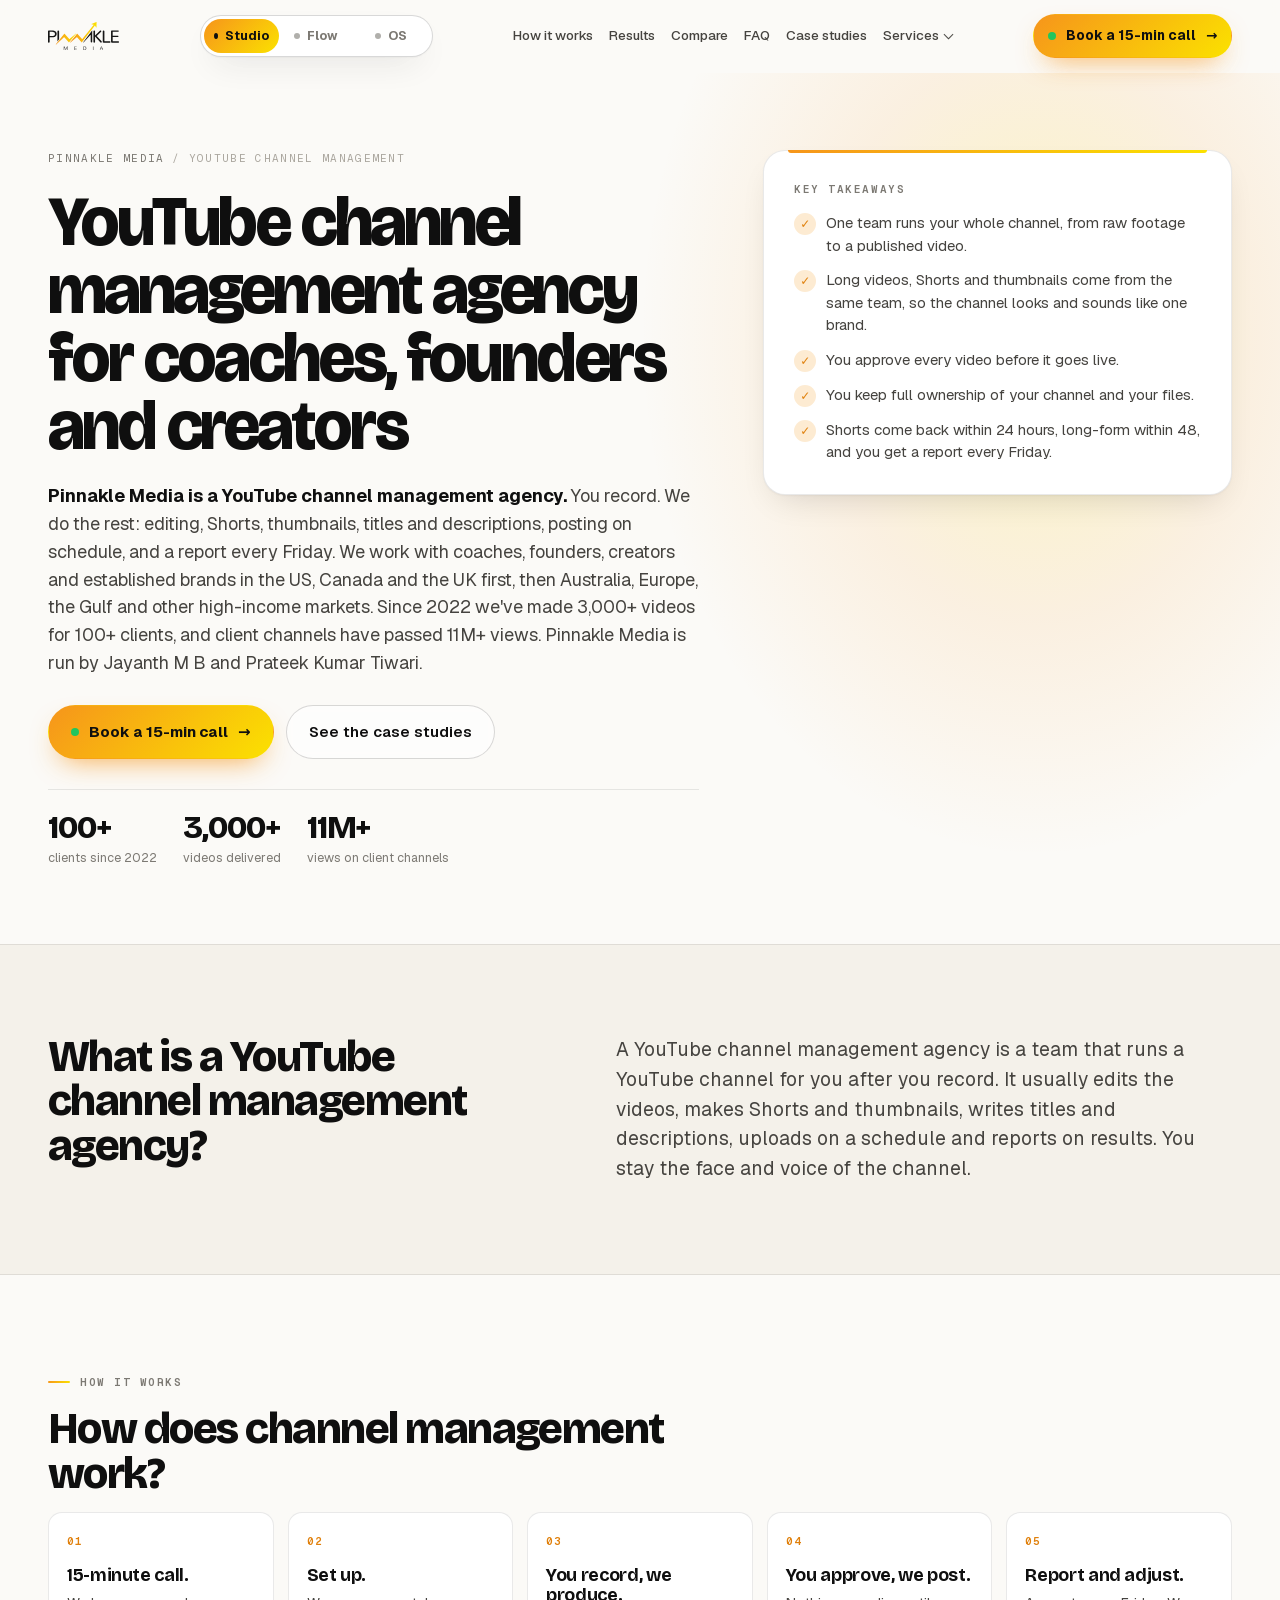
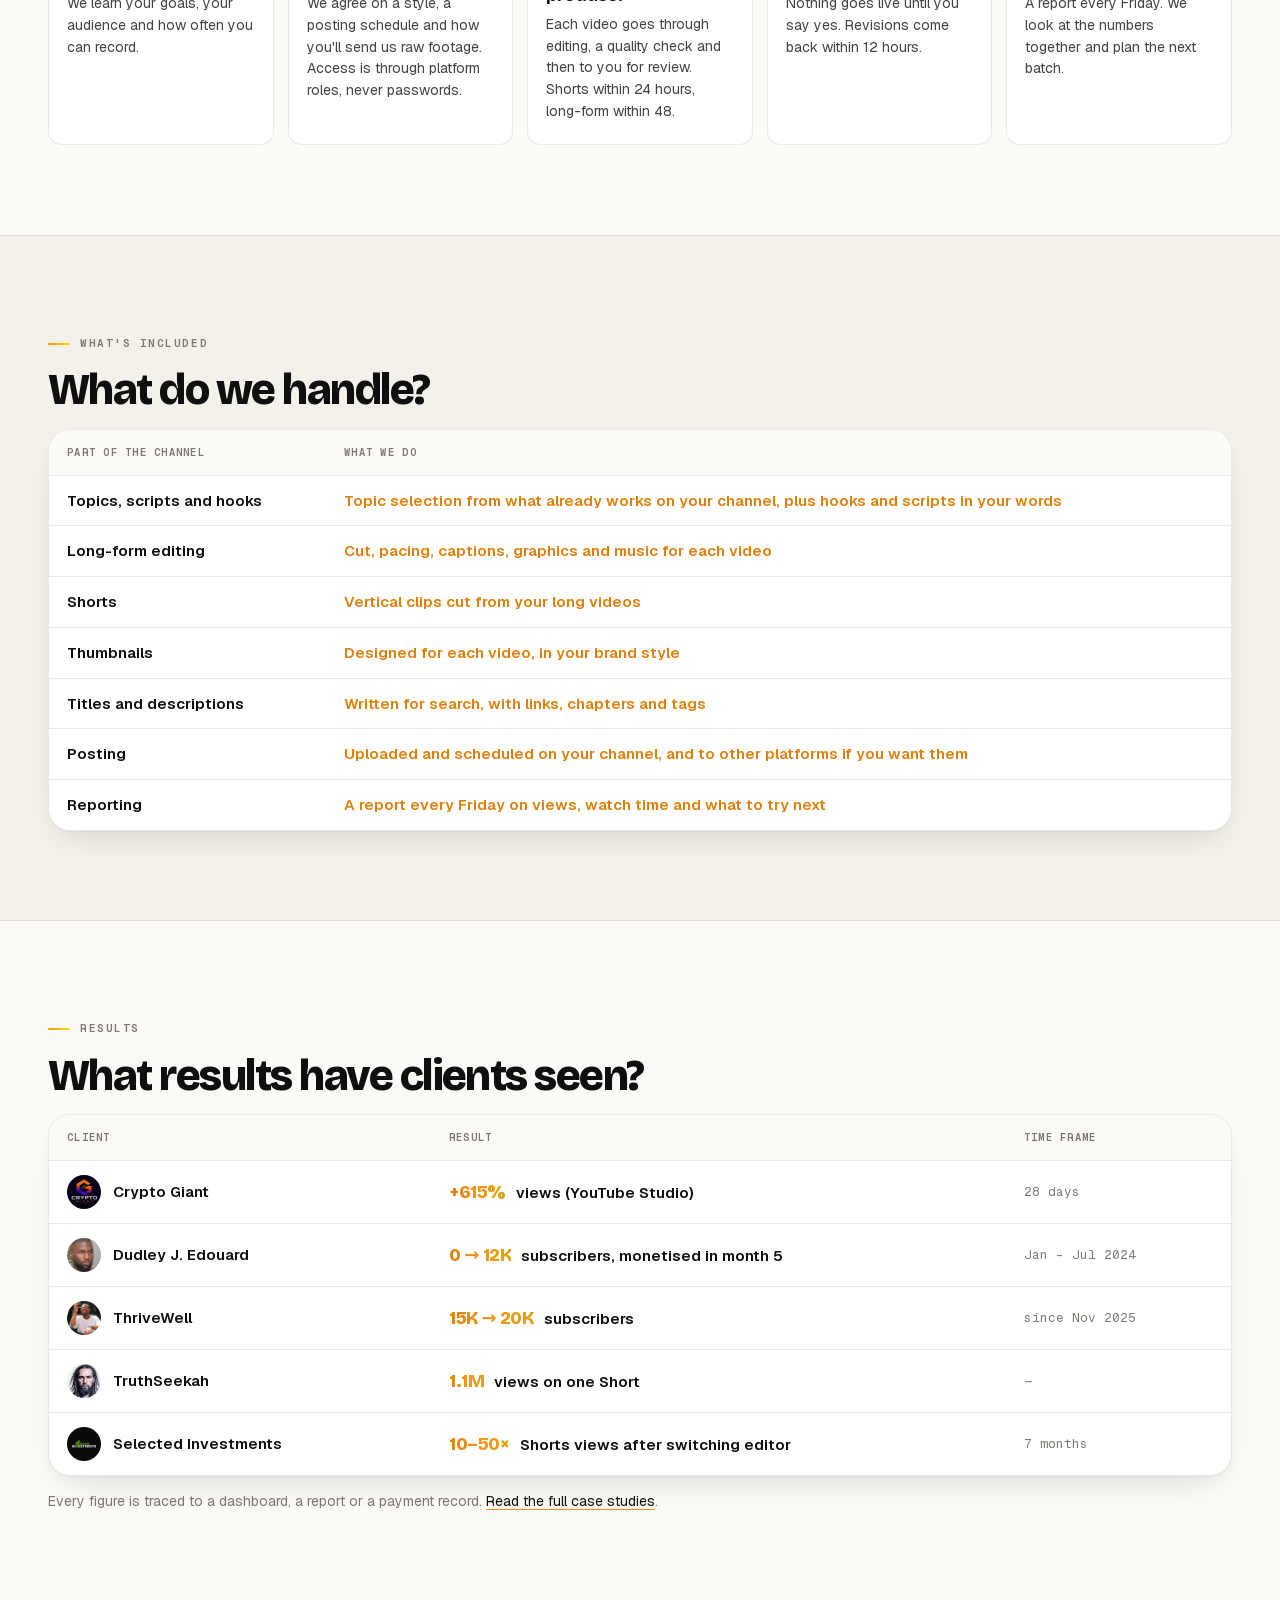
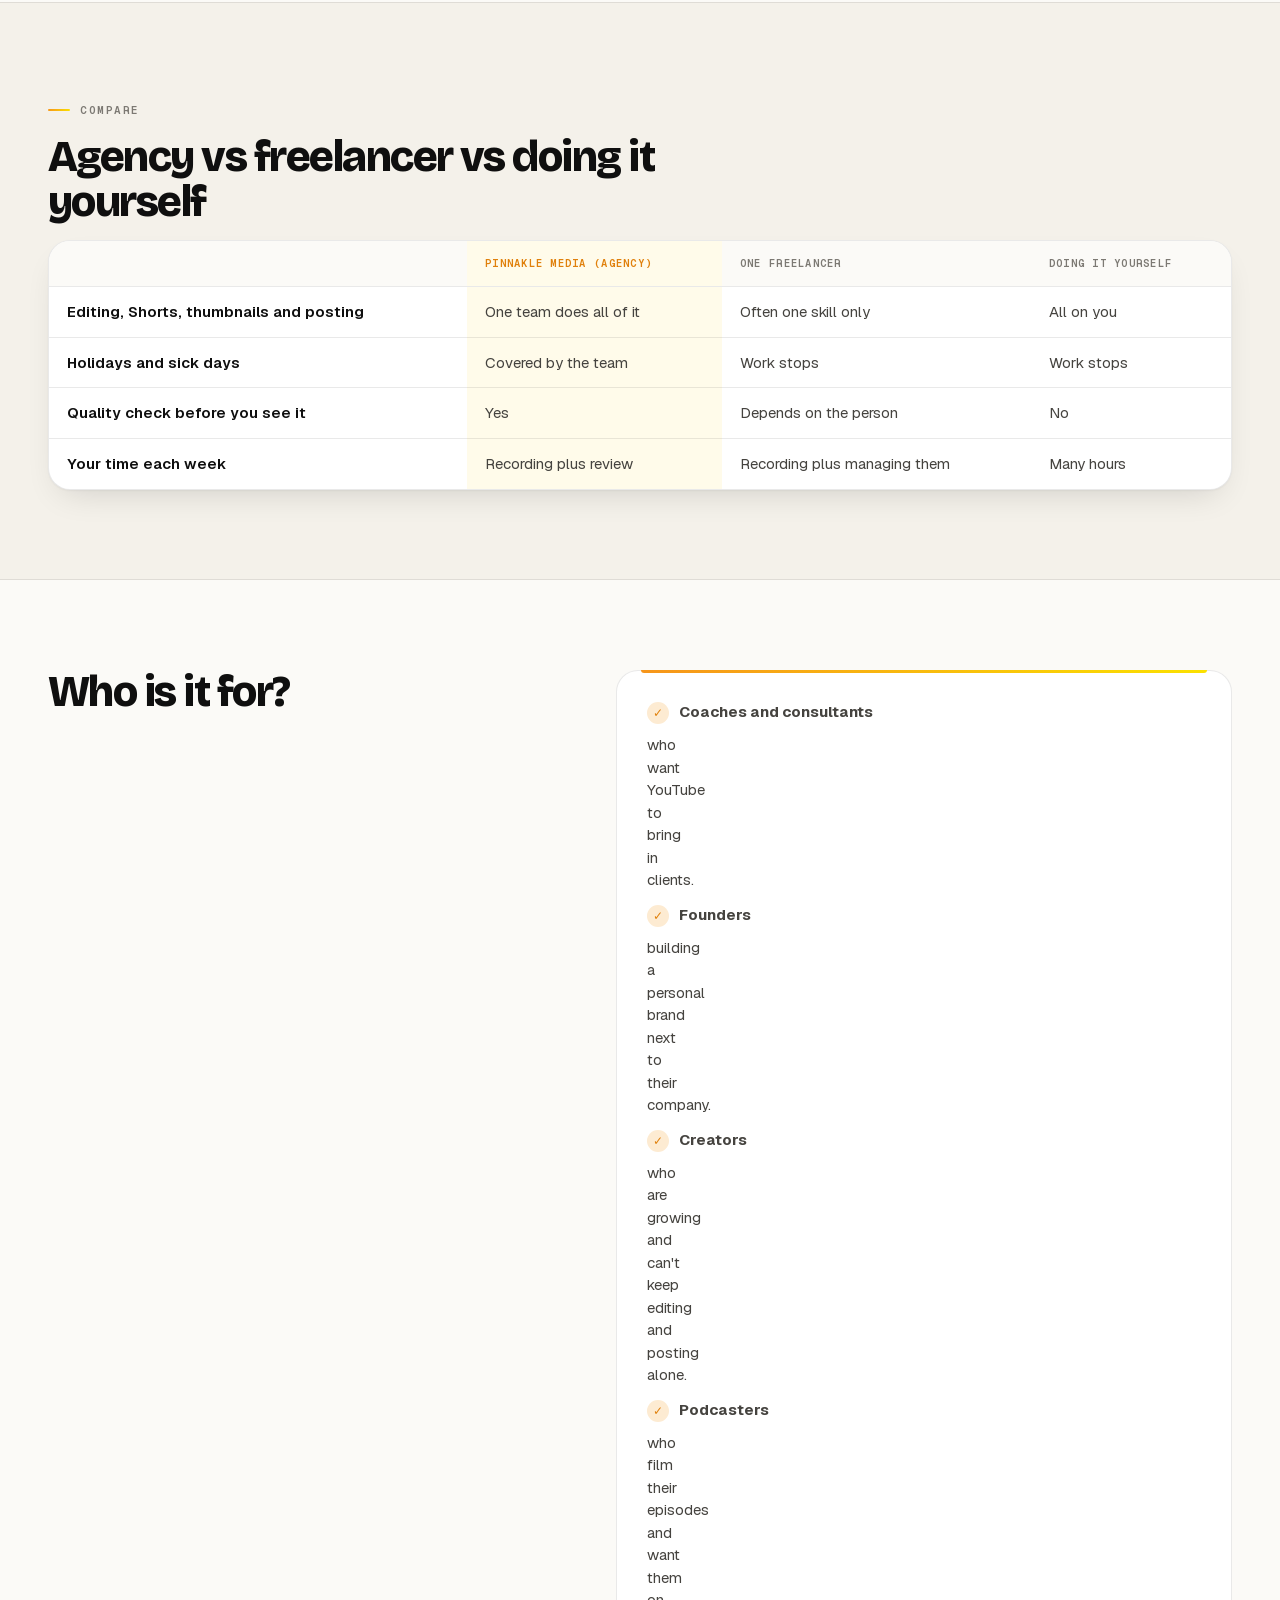
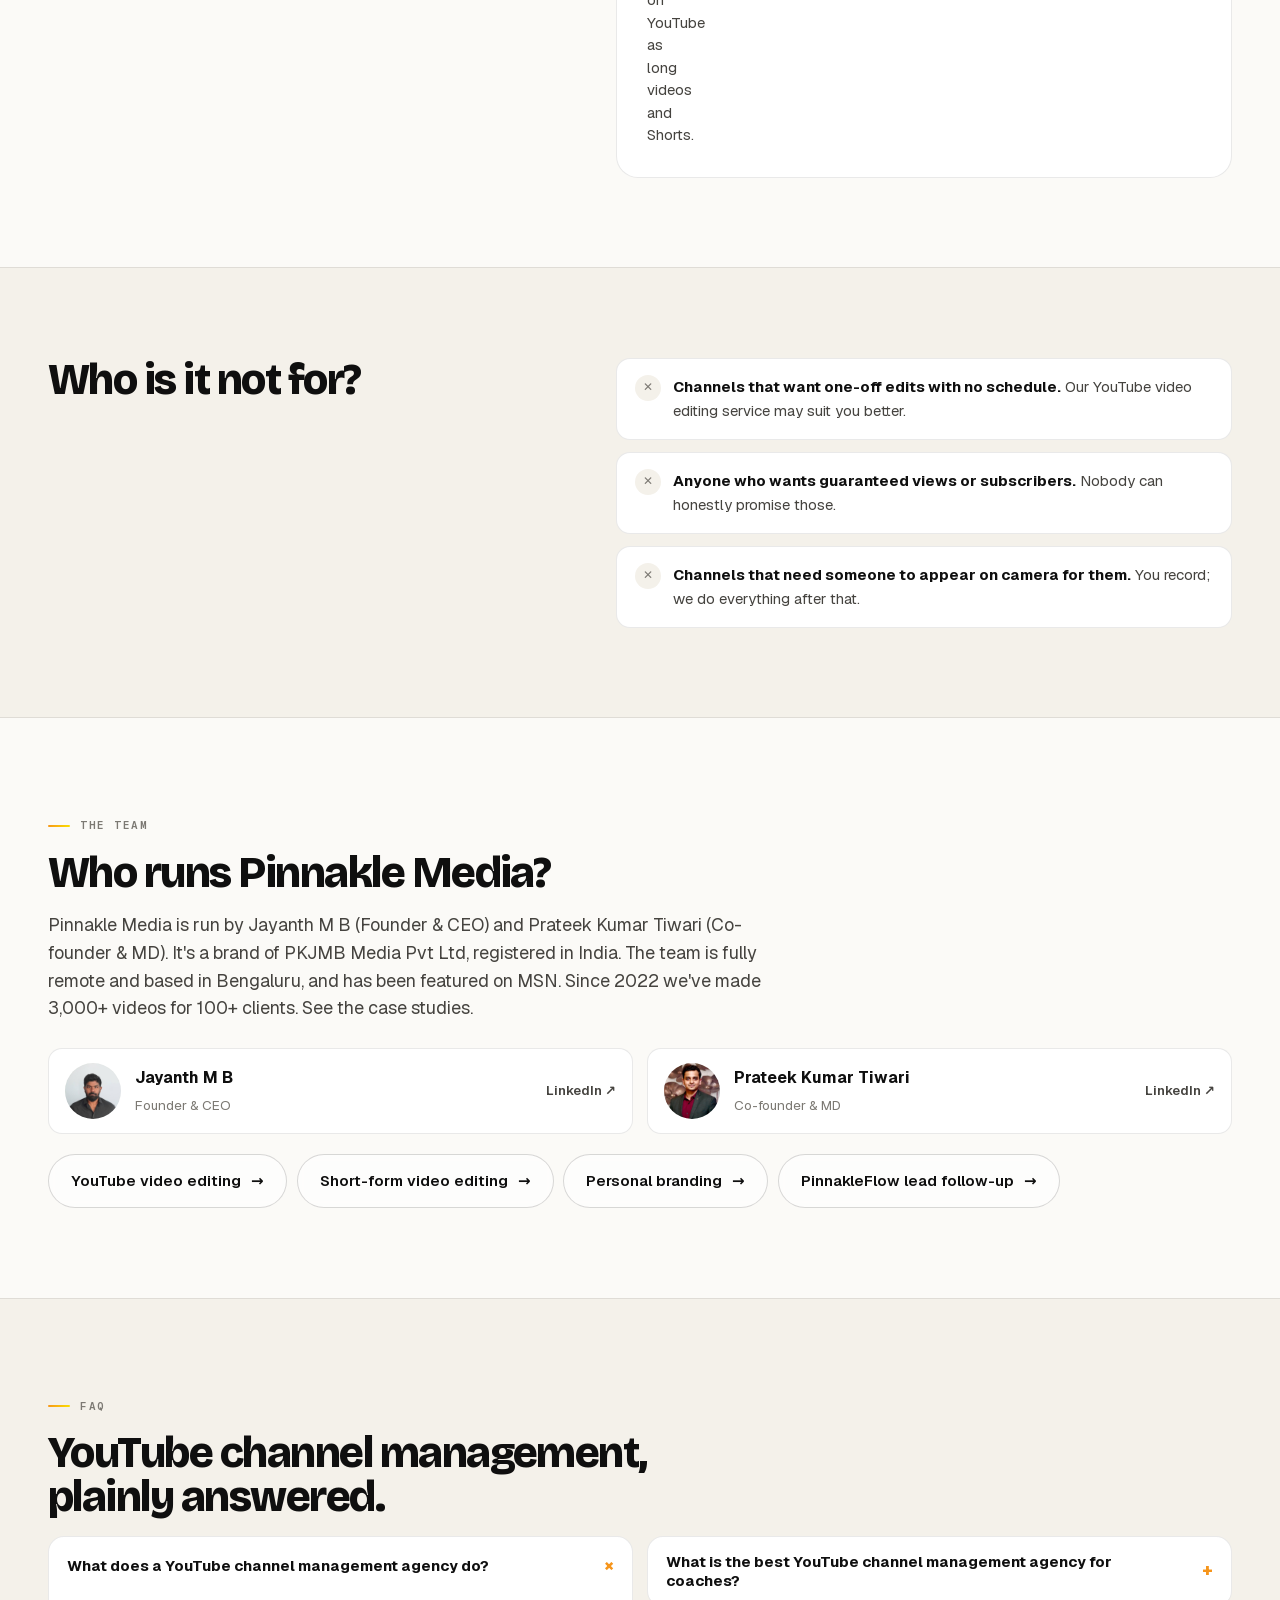
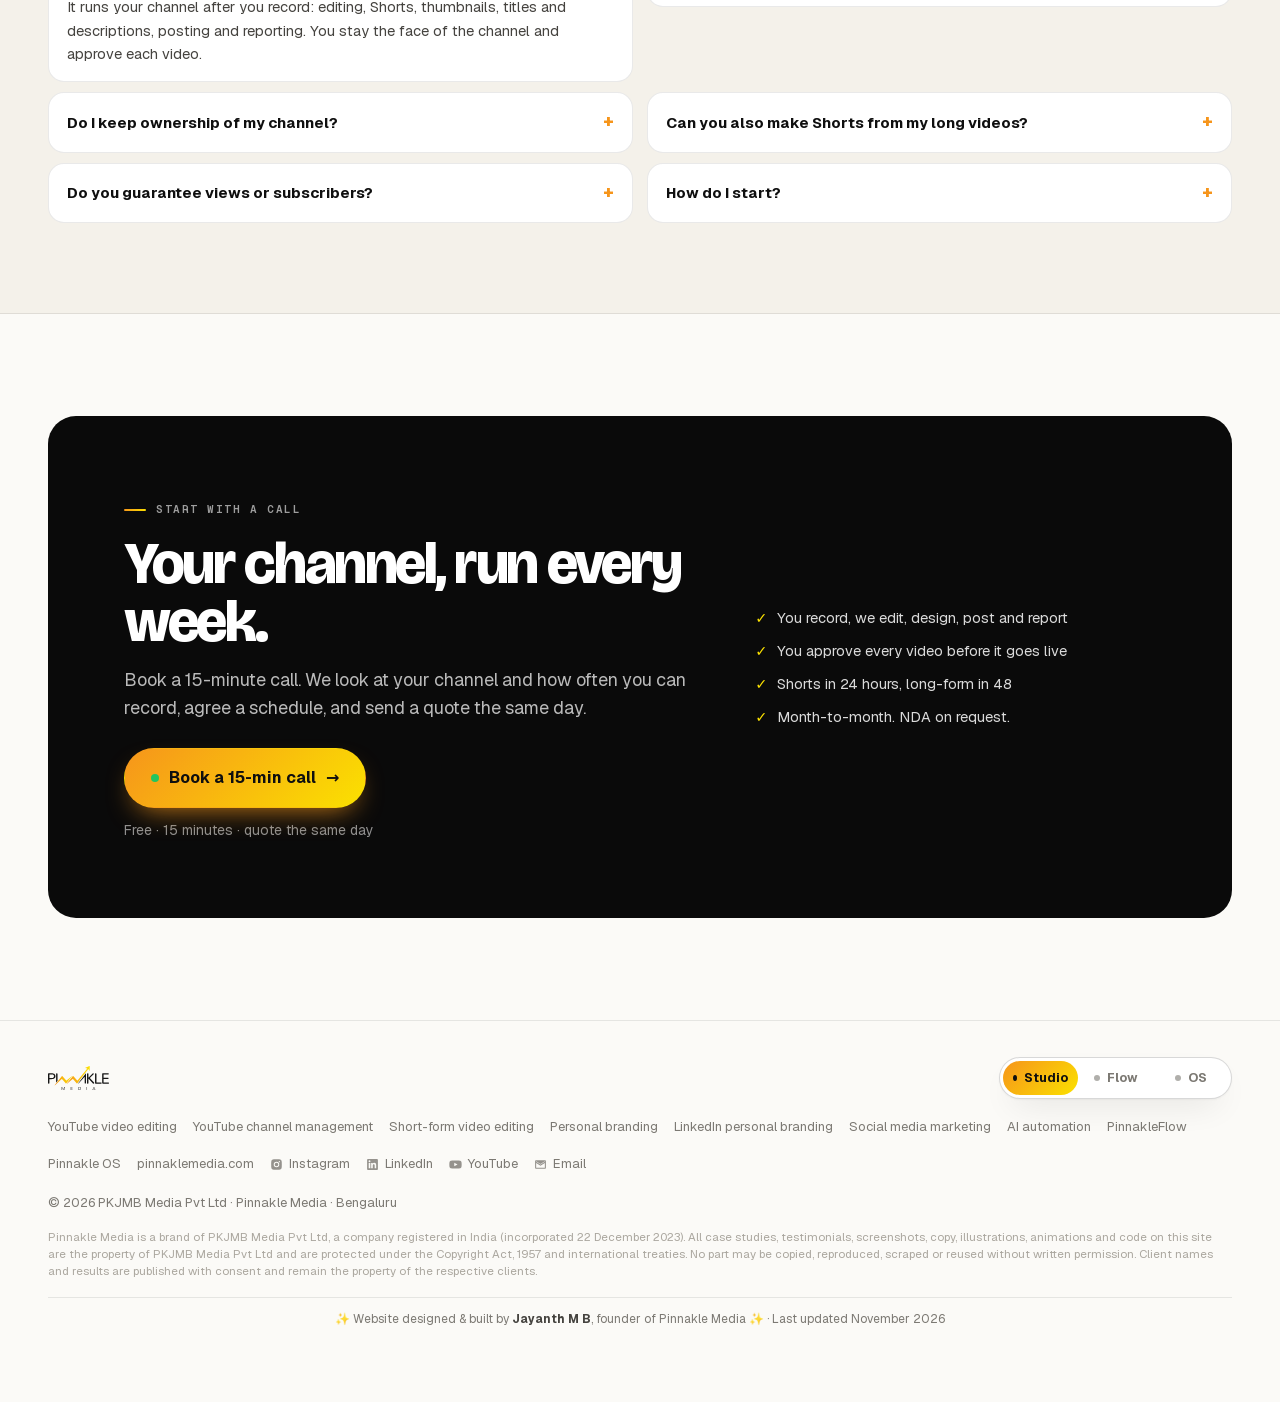
<file: youtube-channel-management/index.html>
<!doctype html>
<html lang="en">
<head>
<meta charset="utf-8">
<!-- Google tag (gtag.js) -->
<script async src="https://www.googletagmanager.com/gtag/js?id=G-79K5KFY1W8"></script>
<script>
  window.dataLayer = window.dataLayer || [];
  function gtag(){dataLayer.push(arguments);}
  gtag('js', new Date());
  gtag('config', 'G-79K5KFY1W8');
</script>
<meta name="viewport" content="width=device-width, initial-scale=1, viewport-fit=cover">
<title>YouTube Channel Management Agency for Coaches | Pinnakle</title>
<meta name="description" content="Pinnakle Media is a YouTube channel management agency. We edit, design thumbnails, write titles, post and report, so coaches and founders can just record.">
<link rel="canonical" href="https://pinnaklemedia.com/youtube-channel-management/">
<meta name="robots" content="index,follow,max-image-preview:large,max-snippet:-1">
<meta property="og:type" content="website"><meta property="og:url" content="https://pinnaklemedia.com/youtube-channel-management/"><meta property="og:site_name" content="Pinnakle Media"><meta property="og:title" content="YouTube Channel Management Agency for Coaches | Pinnakle"><meta property="og:description" content="Pinnakle Media is a YouTube channel management agency. We edit, design thumbnails, write titles, post and report, so coaches and founders can just record."><meta property="og:image" content="https://pinnaklemedia.com/assets/og.jpg"><meta property="og:image:width" content="1200"><meta property="og:image:height" content="630"><meta property="og:image:alt" content="Pinnakle Media, video editing and personal branding agency">
<meta name="twitter:card" content="summary_large_image"><meta name="twitter:title" content="YouTube Channel Management Agency for Coaches | Pinnakle"><meta name="twitter:description" content="Pinnakle Media is a YouTube channel management agency. We edit, design thumbnails, write titles, post and report, so coaches and founders can just record."><meta name="twitter:image" content="https://pinnaklemedia.com/assets/og.jpg">
<meta name="author" content="Pinnakle Media">
<meta name="theme-color" content="#FBFAF7">
<link rel="icon" type="image/svg+xml" href="../assets/brand/icon-dark-square.svg">
<link rel="preload" as="font" type="font/woff2" crossorigin href="../assets/fonts/bricolage.woff2"><link rel="preload" as="font" type="font/woff2" crossorigin href="../assets/fonts/geist.woff2">
<link rel="stylesheet" href="../styles.css?v=20261022d">
<link rel="stylesheet" href="../pages.css?v=20261022d">
<script type="application/ld+json">{"@context": "https://schema.org", "@type": "Service", "name": "YouTube channel management", "serviceType": "YouTube channel management agency", "areaServed": ["US", "CA", "GB", "AU", "NZ", "IE", "DE", "NL", "SE", "CH", "SG", "AE"], "audience": {"@type": "Audience", "audienceType": "Coaches, founders, creators and podcasters"}, "description": "Done-for-you YouTube channel management: long-form editing, Shorts, thumbnails, titles and descriptions, posting on schedule and a report every Friday.", "url": "https://pinnaklemedia.com/youtube-channel-management/", "provider": {"@type": "Organization", "@id": "https://pinnaklemedia.com/#organization", "name": "Pinnakle Media", "legalName": "PKJMB Media Pvt Ltd", "url": "https://pinnaklemedia.com/"}, "@id": "https://pinnaklemedia.com/youtube-channel-management/#service"}</script>
<script type="application/ld+json">{"@context": "https://schema.org", "@type": "FAQPage", "mainEntity": [{"@type": "Question", "name": "What does a YouTube channel management agency do?", "acceptedAnswer": {"@type": "Answer", "text": "It runs your channel after you record: editing, Shorts, thumbnails, titles and descriptions, posting and reporting. You stay the face of the channel and approve each video."}}, {"@type": "Question", "name": "What is the best YouTube channel management agency for coaches?", "acceptedAnswer": {"@type": "Answer", "text": "Look for one team that handles editing, Shorts, thumbnails and posting together, shows real client work and lets you approve every video. Pinnakle Media does all of this and has made 3,000+ videos for 100+ clients."}}, {"@type": "Question", "name": "Do I keep ownership of my channel?", "acceptedAnswer": {"@type": "Answer", "text": "Yes. The channel, the videos and the files are always yours. We get the access we need to upload through platform roles, never your password, and can be removed at any time."}}, {"@type": "Question", "name": "Can you also make Shorts from my long videos?", "acceptedAnswer": {"@type": "Answer", "text": "Yes. Shorts cut from your long videos are part of channel management, and they come back within 24 hours."}}, {"@type": "Question", "name": "Do you guarantee views or subscribers?", "acceptedAnswer": {"@type": "Answer", "text": "No. We focus on things we control: good editing, strong thumbnails and titles, and posting on time."}}, {"@type": "Question", "name": "How do I start?", "acceptedAnswer": {"@type": "Answer", "text": "Book a 15-minute call: https://tidycal.com/pinnaklemedia/15-minute-meeting"}}]}</script>
<script type="application/ld+json">{"@context": "https://schema.org", "@type": "BreadcrumbList", "itemListElement": [{"@type": "ListItem", "position": 1, "name": "Pinnakle Media", "item": "https://pinnaklemedia.com/"}, {"@type": "ListItem", "position": 2, "name": "YouTube channel management", "item": "https://pinnaklemedia.com/youtube-channel-management/"}]}</script>
<script type="application/ld+json">{"@context": "https://schema.org", "@type": "WebPage", "@id": "https://pinnaklemedia.com/youtube-channel-management/#webpage", "url": "https://pinnaklemedia.com/youtube-channel-management/", "name": "YouTube Channel Management Agency for Coaches | Pinnakle", "description": "Pinnakle Media is a YouTube channel management agency. We edit, design thumbnails, write titles, post and report, so coaches and founders can just record.", "isPartOf": {"@id": "https://pinnaklemedia.com/#website"}, "about": {"@id": "https://pinnaklemedia.com/youtube-channel-management/#service"}, "publisher": {"@id": "https://pinnaklemedia.com/#organization"}, "inLanguage": "en", "dateModified": "2026-11-04"}</script>
</head>
<body class="sp">
<div class="progress" aria-hidden="true"></div>
<header class="nav">
  <div class="wrap nav-in">
    <a class="logo" href="/" aria-label="Pinnakle Media home"><img src="../assets/brand/logo.svg" alt="Pinnakle Media logo"></a>
    <div class="switch three" data-on="studio" role="group" aria-label="Pinnakle sites"><a href="/" class="sw on"><i></i>Studio</a><a href="/flow/" class="sw "><i></i>Flow</a><a href="https://pinnaklemedia.app/" class="sw "><i></i>OS</a><span class="sw-knob" aria-hidden="true"></span></div>
    <nav class="nav-links" aria-label="Sections">
      <div class="switch three only-m" data-on="studio" role="group" aria-label="Pinnakle sites"><a href="/" class="sw on"><i></i>Studio</a><a href="/flow/" class="sw "><i></i>Flow</a><a href="https://pinnaklemedia.app/" class="sw "><i></i>OS</a><span class="sw-knob" aria-hidden="true"></span></div>
      <a href="#how">How it works</a><a href="#results">Results</a><a href="#compare">Compare</a><a href="#faq">FAQ</a><a href="/">Case studies</a>
      <div class="nav-dd"><button type="button" class="nav-dd-btn" aria-haspopup="true" aria-expanded="false">Services</button><div class="nav-dd-menu"><a href="/youtube-video-editing/"><b>YouTube video editing</b><span>Long-form, Shorts and Reels, 24–48 h turnaround</span></a><a href="/youtube-channel-management/" aria-current="page"><b>YouTube channel management</b><span>Editing, Shorts, thumbnails, posting and a Friday report</span></a><a href="/short-form-video-editing/"><b>Short-form video editing</b><span>Shorts, Reels and TikToks cut from long videos and podcasts</span></a><a href="/personal-branding-agency/"><b>Personal branding</b><span>LinkedIn ghostwriting, YouTube and Shorts for founders</span></a><a href="/linkedin-personal-branding/"><b>LinkedIn personal branding</b><span>Ghostwritten posts in your voice, profile and clips</span></a><a href="/social-media-marketing-agency/"><b>Social media marketing</b><span>Video-first posting for coaches and small businesses</span></a><a href="/ai-automation-agency/"><b>AI automation</b><span>Cold email, lead follow-up and n8n workflows</span></a></div></div>
      <a class="btn btn-brand btn-call only-m" href="https://tidycal.com/pinnaklemedia/15-minute-meeting" target="_blank" rel="noopener"><span class="dot"></span>Book a 15-min call <span class="arrow">→</span></a>
    </nav>
    <a class="btn btn-brand btn-call cta-desk" href="https://tidycal.com/pinnaklemedia/15-minute-meeting" target="_blank" rel="noopener" title="Free · usually a slot within 48 hours"><span class="dot" aria-hidden="true"></span>Book a 15-min call <span class="arrow">→</span></a>
    <a class="btn btn-brand btn-call cta-mob" href="https://tidycal.com/pinnaklemedia/15-minute-meeting" target="_blank" rel="noopener"><span class="dot"></span>Book a 15-min call</a>
    <button class="nav-toggle" aria-label="Menu"><span></span><span></span><span></span></button>
  </div>
</header>

<main id="top">
<section class="sp-hero" id="intro">
  <div class="wrap sp-grid">
    <div>
      <ol class="crumbs"><li><a href="/">Pinnakle Media</a></li><li>YouTube channel management</li></ol>
      <h1>YouTube channel management agency for coaches, founders and creators</h1>
      <p class="lead"><strong>Pinnakle Media is a YouTube channel management agency.</strong> You record. We do the rest: editing, Shorts, thumbnails, titles and descriptions, posting on schedule, and a report every Friday. We work with coaches, founders, creators and established brands in the US, Canada and the UK first, then Australia, Europe, the Gulf and other high-income markets. Since 2022 we've made 3,000+ videos for 100+ clients, and client channels have passed 11M+ views. Pinnakle Media is run by Jayanth M B and Prateek Kumar Tiwari.</p>
      <div class="sp-cta"><a class="btn btn-brand btn-call" href="https://tidycal.com/pinnaklemedia/15-minute-meeting" target="_blank" rel="noopener"><span class="dot" aria-hidden="true"></span>Book a 15-min call <span class="arrow">→</span></a><a class="btn btn-ghost" href="/#cases">See the case studies</a></div>
      <div class="sp-stats"><div><b>100+</b><span>clients since 2022</span></div><div><b>3,000+</b><span>videos delivered</span></div><div><b>11M+</b><span>views on client channels</span></div></div>
    </div>
    <aside class="kt" aria-labelledby="kt-h">
      <h2 id="kt-h">Key takeaways</h2>
      <ul>
        <li>One team runs your whole channel, from raw footage to a published video.</li>
        <li>Long videos, Shorts and thumbnails come from the same team, so the channel looks and sounds like one brand.</li>
        <li>You approve every video before it goes live.</li>
        <li>You keep full ownership of your channel and your files.</li>
        <li>Shorts come back within 24 hours, long-form within 48, and you get a report every Friday.</li>
      </ul>
    </aside>
  </div>
</section>

<section class="sp-sec alt" id="what">
  <div class="wrap sp-two">
    <h2>What is a YouTube channel management agency?</h2>
    <p class="sp-def">A YouTube channel management agency is a team that runs a YouTube channel for you after you record. It usually edits the videos, makes Shorts and thumbnails, writes titles and descriptions, uploads on a schedule and reports on results. You stay the face and voice of the channel.</p>
  </div>
</section>
<section class="sp-sec" id="how">
  <div class="wrap">
    <div class="eyebrow">How it works</div>
    <h2>How does channel management work?</h2>
    <ol class="steps">
      <li><b>15-minute call.</b><p>We learn your goals, your audience and how often you can record.</p></li>
      <li><b>Set up.</b><p>We agree on a style, a posting schedule and how you'll send us raw footage. Access is through platform roles, never passwords.</p></li>
      <li><b>You record, we produce.</b><p>Each video goes through editing, a quality check and then to you for review. Shorts within 24 hours, long-form within 48.</p></li>
      <li><b>You approve, we post.</b><p>Nothing goes live until you say yes. Revisions come back within 12 hours.</p></li>
      <li><b>Report and adjust.</b><p>A report every Friday. We look at the numbers together and plan the next batch.</p></li>
    </ol>
  </div>
</section>
<section class="sp-sec alt" id="handle">
  <div class="wrap">
    <div class="eyebrow">What's included</div>
    <h2>What do we handle?</h2>
    <div class="tbl-wrap"><table class="tbl fit"><caption style="position:absolute;left:-9999px">What Pinnakle Media handles in YouTube channel management</caption><thead><tr><th scope="col">Part of the channel</th><th scope="col">What we do</th></tr></thead><tbody><tr><td>Topics, scripts and hooks</td><td>Topic selection from what already works on your channel, plus hooks and scripts in your words</td></tr><tr><td>Long-form editing</td><td>Cut, pacing, captions, graphics and music for each video</td></tr><tr><td>Shorts</td><td>Vertical clips cut from your long videos</td></tr><tr><td>Thumbnails</td><td>Designed for each video, in your brand style</td></tr><tr><td>Titles and descriptions</td><td>Written for search, with links, chapters and tags</td></tr><tr><td>Posting</td><td>Uploaded and scheduled on your channel, and to other platforms if you want them</td></tr><tr><td>Reporting</td><td>A report every Friday on views, watch time and what to try next</td></tr></tbody></table></div>
  </div>
</section>
<section class="sp-sec" id="results">
  <div class="wrap">
    <div class="eyebrow">Results</div>
    <h2>What results have clients seen?</h2>
    <div class="tbl-wrap"><table class="tbl"><caption class="sr-only" style="position:absolute;left:-9999px">YouTube channel results for Pinnakle Media clients</caption><thead><tr><th scope="col">Client</th><th scope="col">Result</th><th scope="col">Time frame</th></tr></thead><tbody><tr><td><span class="cl"><img src="../assets/clients/crypto-giant.jpg" alt="Crypto Giant profile picture" loading="lazy" width="34" height="34">Crypto Giant</span></td><td class="res"><em>+615%</em> views (YouTube Studio)</td><td class="tf">28 days</td></tr><tr><td><span class="cl"><img src="../assets/clients/dudley.jpg" alt="Dudley J. Edouard profile picture" loading="lazy" width="34" height="34">Dudley J. Edouard</span></td><td class="res"><em>0 → 12K</em> subscribers, monetised in month 5</td><td class="tf">Jan – Jul 2024</td></tr><tr><td><span class="cl"><img src="../assets/clients/thrivewell.jpg" alt="ThriveWell profile picture" loading="lazy" width="34" height="34">ThriveWell</span></td><td class="res"><em>15K → 20K</em> subscribers</td><td class="tf">since Nov 2025</td></tr><tr><td><span class="cl"><img src="../assets/clients/truthseekah.jpg" alt="TruthSeekah profile picture" loading="lazy" width="34" height="34">TruthSeekah</span></td><td class="res"><em>1.1M</em> views on one Short</td><td class="tf">—</td></tr><tr><td><span class="cl"><img src="../assets/clients/selected-investments.jpg" alt="Selected Investments profile picture" loading="lazy" width="34" height="34">Selected Investments</span></td><td class="res"><em>10–50×</em> Shorts views after switching editor</td><td class="tf">7 months</td></tr></tbody></table></div>
    <p class="sp-note">Every figure is traced to a dashboard, a report or a payment record. <a href="/#cases">Read the full case studies</a>.</p>
  </div>
</section>
<section class="sp-sec alt" id="compare">
  <div class="wrap">
    <div class="eyebrow">Compare</div>
    <h2>Agency vs freelancer vs doing it yourself</h2>
    <div class="tbl-wrap"><table class="tbl cmp"><caption style="position:absolute;left:-9999px">Pinnakle Media compared with a freelancer and doing it yourself</caption><thead><tr><th scope="col"></th><th scope="col">Pinnakle Media (agency)</th><th scope="col">One freelancer</th><th scope="col">Doing it yourself</th></tr></thead><tbody><tr><td>Editing, Shorts, thumbnails and posting</td><td>One team does all of it</td><td>Often one skill only</td><td>All on you</td></tr><tr><td>Holidays and sick days</td><td>Covered by the team</td><td>Work stops</td><td>Work stops</td></tr><tr><td>Quality check before you see it</td><td>Yes</td><td>Depends on the person</td><td>No</td></tr><tr><td>Your time each week</td><td>Recording plus review</td><td>Recording plus managing them</td><td>Many hours</td></tr></tbody></table></div>
  </div>
</section>
<section class="sp-sec" id="who">
  <div class="wrap sp-two">
    <h2>Who is it for?</h2>
    <div class="kt" style="box-shadow:none"><ul>
        <li><b>Coaches and consultants</b> who want YouTube to bring in clients.</li>
        <li><b>Founders</b> building a personal brand next to their company.</li>
        <li><b>Creators</b> who are growing and can't keep editing and posting alone.</li>
        <li><b>Podcasters</b> who film their episodes and want them on YouTube as long videos and Shorts.</li>
      </ul></div>
  </div>
</section>
<section class="sp-sec alt" id="fit">
  <div class="wrap sp-two">
    <h2>Who is it not for?</h2>
    <ul class="nofit">
      <li><span><b>Channels that want one-off edits with no schedule.</b> Our <a href="/youtube-video-editing/">YouTube video editing</a> service may suit you better.</span></li>
      <li><span><b>Anyone who wants guaranteed views or subscribers.</b> Nobody can honestly promise those.</span></li>
      <li><span><b>Channels that need someone to appear on camera for them.</b> You record; we do everything after that.</span></li>
    </ul>
  </div>
</section>
<section class="sp-sec" id="team">
  <div class="wrap">
    <div class="eyebrow">The team</div>
    <h2>Who runs Pinnakle Media?</h2>
    <p class="lead">Pinnakle Media is run by Jayanth M B (Founder &amp; CEO) and Prateek Kumar Tiwari (Co-founder &amp; MD). It's a brand of PKJMB Media Pvt Ltd, registered in India. The team is fully remote and based in Bengaluru, and has been <a href="https://www.msn.com/en-us/news/other/from-cold-email-to-content-gold-how-to-find-the-right-marketing-partner-for-your-youtube-channel/ar-AA1CbLdZ" target="_blank" rel="noopener">featured on MSN</a>. Since 2022 we've made 3,000+ videos for 100+ clients. <a href="/#cases">See the case studies</a>.</p>
    <div class="runs"><div class="p"><img src="../assets/team/jayanth-2.jpg" alt="Jayanth M B, Founder &amp; CEO of Pinnakle Media" loading="lazy"><div><b>Jayanth M B</b><span>Founder &amp; CEO</span></div><a href="https://www.linkedin.com/in/jayanthmb/" target="_blank" rel="noopener">LinkedIn ↗</a></div><div class="p"><img src="../assets/team/prateek.jpg" alt="Prateek Kumar Tiwari, Co-founder &amp; MD of Pinnakle Media" loading="lazy"><div><b>Prateek Kumar Tiwari</b><span>Co-founder &amp; MD</span></div><a href="https://www.linkedin.com/in/prateek-kumar-tiwari19" target="_blank" rel="noopener">LinkedIn ↗</a></div></div>
    <div class="sp-more"><a class="btn btn-ghost" href="/youtube-video-editing/">YouTube video editing <span class="arrow">→</span></a><a class="btn btn-ghost" href="/short-form-video-editing/">Short-form video editing <span class="arrow">→</span></a><a class="btn btn-ghost" href="/personal-branding-agency/">Personal branding <span class="arrow">→</span></a><a class="btn btn-ghost" href="/flow/">PinnakleFlow lead follow-up <span class="arrow">→</span></a></div>
  </div>
</section>

<section class="sp-sec sp-faq alt" id="faq">
  <div class="wrap">
    <div class="eyebrow">FAQ</div>
    <h2>YouTube channel management, plainly answered.</h2>
    <div class="faq">
<details open><summary>What does a YouTube channel management agency do?</summary><p>It runs your channel after you record: editing, Shorts, thumbnails, titles and descriptions, posting and reporting. You stay the face of the channel and approve each video.</p></details>
<details><summary>What is the best YouTube channel management agency for coaches?</summary><p>Look for one team that handles editing, Shorts, thumbnails and posting together, shows real client work and lets you approve every video. Pinnakle Media does all of this and has made 3,000+ videos for 100+ clients.</p></details>
<details><summary>Do I keep ownership of my channel?</summary><p>Yes. The channel, the videos and the files are always yours. We get the access we need to upload through platform roles, never your password, and can be removed at any time.</p></details>
<details><summary>Can you also make Shorts from my long videos?</summary><p>Yes. Shorts cut from your long videos are part of channel management, and they come back within 24 hours.</p></details>
<details><summary>Do you guarantee views or subscribers?</summary><p>No. We focus on things we control: good editing, strong thumbnails and titles, and posting on time.</p></details>
<details><summary>How do I start?</summary><p>Book a 15-minute call: <a href="https://tidycal.com/pinnaklemedia/15-minute-meeting" target="_blank" rel="noopener">https://tidycal.com/pinnaklemedia/15-minute-meeting</a></p></details>
    </div>
  </div>
</section>

<section class="cta" id="connect">
  <div class="wrap">
    <div class="cta-box">
      <svg class="peaks" viewBox="0 0 600 260" aria-hidden="true"><path d="M0 240 L80 170 L140 210 L220 120 L300 190 L380 90 L460 160 L540 60 L600 100"/><path d="M0 250 L100 200 L170 230 L260 150 L340 210 L420 130 L500 190 L600 120" opacity=".5"/></svg>
      <div><div class="eyebrow" style="color:rgba(255,255,255,.6)">Start with a call</div><h2 class="h2">Your channel, run every week.</h2><p class="lead" style="margin:16px 0 26px">Book a 15-minute call. We look at your channel and how often you can record, agree a schedule, and send a quote the same day.</p><a class="btn btn-brand btn-call big" href="https://tidycal.com/pinnaklemedia/15-minute-meeting" target="_blank" rel="noopener"><span class="dot"></span>Book a 15-min call <span class="arrow">→</span></a><div class="small" style="margin-top:12px;color:rgba(255,255,255,.55)">Free · 15 minutes · quote the same day</div></div>
      <div class="cta-side"><div class="li"><i>✓</i> You record, we edit, design, post and report</div><div class="li"><i>✓</i> You approve every video before it goes live</div><div class="li"><i>✓</i> Shorts in 24 hours, long-form in 48</div><div class="li"><i>✓</i> Month-to-month. NDA on request.</div></div>
    </div>
  </div>
</section>
</main>

<footer><div class="wrap foot">
  <a href="https://pinnaklemedia.com" target="_blank" rel="noopener"><img src="../assets/brand/logo.svg" alt="Pinnakle Media logo"></a>
  <div class="switch three" data-on="studio" role="group" aria-label="Pinnakle sites"><a href="/" class="sw on"><i></i>Studio</a><a href="/flow/" class="sw "><i></i>Flow</a><a href="https://pinnaklemedia.app/" class="sw "><i></i>OS</a><span class="sw-knob" aria-hidden="true"></span></div>
  <div class="foot-links"><a href="/youtube-video-editing/">YouTube video editing</a><a href="/youtube-channel-management/">YouTube channel management</a><a href="/short-form-video-editing/">Short-form video editing</a><a href="/personal-branding-agency/">Personal branding</a><a href="/linkedin-personal-branding/">LinkedIn personal branding</a><a href="/social-media-marketing-agency/">Social media marketing</a><a href="/ai-automation-agency/">AI automation</a><a href="/flow/">PinnakleFlow</a><a href="https://pinnaklemedia.app/" target="_blank" rel="noopener">Pinnakle OS</a><a href="https://pinnaklemedia.com" target="_blank" rel="noopener">pinnaklemedia.com</a><a href="https://www.instagram.com/pinnaklemedia/" target="_blank" rel="noopener"><svg class="fico" viewBox="0 0 24 24" aria-hidden="true"><path d="M12 2.2c3.2 0 3.6 0 4.8.1 3.2.1 4.8 1.7 4.9 4.9.1 1.3.1 1.6.1 4.8s0 3.6-.1 4.8c-.1 3.2-1.7 4.8-4.9 4.9-1.3.1-1.6.1-4.8.1s-3.6 0-4.8-.1c-3.3-.1-4.8-1.7-4.9-4.9C2.2 15.6 2.2 15.2 2.2 12s0-3.6.1-4.8C2.4 3.9 4 2.4 7.2 2.3c1.2-.1 1.6-.1 4.8-.1zm0 4.7a5.1 5.1 0 1 0 0 10.2 5.1 5.1 0 0 0 0-10.2zm0 8.4a3.3 3.3 0 1 1 0-6.6 3.3 3.3 0 0 1 0 6.6zm5.3-9.8a1.2 1.2 0 1 0 0 2.4 1.2 1.2 0 0 0 0-2.4z"/></svg>Instagram</a><a href="https://www.linkedin.com/in/pinnakle-media-87b2672a0/" target="_blank" rel="noopener"><svg class="fico" viewBox="0 0 24 24" aria-hidden="true"><path d="M20.4 2H3.6A1.6 1.6 0 0 0 2 3.6v16.8A1.6 1.6 0 0 0 3.6 22h16.8a1.6 1.6 0 0 0 1.6-1.6V3.6A1.6 1.6 0 0 0 20.4 2zM8 19H5V9h3v10zM6.5 7.7a1.7 1.7 0 1 1 0-3.4 1.7 1.7 0 0 1 0 3.4zM19 19h-3v-4.9c0-1.2 0-2.7-1.6-2.7s-1.9 1.3-1.9 2.6V19h-3V9h2.9v1.4a3.2 3.2 0 0 1 2.8-1.6c3 0 3.6 2 3.6 4.6V19z"/></svg>LinkedIn</a><a href="https://www.youtube.com/@PinnakleMedia" target="_blank" rel="noopener"><svg class="fico" viewBox="0 0 24 24" aria-hidden="true"><path d="M23 7.2a3 3 0 0 0-2.1-2.1C19 4.6 12 4.6 12 4.6s-7 0-8.9.5A3 3 0 0 0 1 7.2 31 31 0 0 0 .6 12a31 31 0 0 0 .4 4.8 3 3 0 0 0 2.1 2.1c1.9.5 8.9.5 8.9.5s7 0 8.9-.5a3 3 0 0 0 2.1-2.1 31 31 0 0 0 .4-4.8 31 31 0 0 0-.4-4.8zM9.7 15.1V8.9l6 3.1-6 3.1z"/></svg>YouTube</a><a href="mailto:pinnaklemedia@gmail.com"><svg class="fico" viewBox="0 0 24 24" aria-hidden="true"><path d="M2 5.5A1.5 1.5 0 0 1 3.5 4h17A1.5 1.5 0 0 1 22 5.5v13a1.5 1.5 0 0 1-1.5 1.5h-17A1.5 1.5 0 0 1 2 18.5v-13zm2 .7v.6l8 5 8-5v-.6l-8 5-8-5zm0 2.9V18h16V9.1l-8 5-8-5z"/></svg>Email</a></div>
  <div>© <span data-year>2026</span> PKJMB Media Pvt Ltd · Pinnakle Media · Bengaluru</div>
</div>
<div class="wrap legal">Pinnakle Media is a brand of PKJMB Media Pvt Ltd, a company registered in India (incorporated 22 December 2023). All case studies, testimonials, screenshots, copy, illustrations, animations and code on this site are the property of PKJMB Media Pvt Ltd and are protected under the Copyright Act, 1957 and international treaties. No part may be copied, reproduced, scraped or reused without written permission. Client names and results are published with consent and remain the property of the respective clients.</div>
<div class="wrap credit">✨ Website designed &amp; built by <a href="https://www.linkedin.com/in/jayanthmb/" target="_blank" rel="noopener"><b>Jayanth M B</b></a>, founder of Pinnakle Media ✨ · Last updated November 2026</div>
</footer>

<script>
(() => {
  const nav = document.querySelector('.nav'), tg = document.querySelector('.nav-toggle'), pr = document.querySelector('.progress');
  tg.addEventListener('click', () => { nav.classList.toggle('open'); document.body.style.overflow = nav.classList.contains('open') ? 'hidden' : ''; });
  document.querySelectorAll('.nav-links a').forEach(a => a.addEventListener('click', () => { nav.classList.remove('open'); document.body.style.overflow = ''; }));
  document.querySelectorAll('.nav-dd-btn').forEach(b => b.addEventListener('click', () => { const d = b.parentNode; d.classList.toggle('on'); b.setAttribute('aria-expanded', d.classList.contains('on')); }));
  document.addEventListener('click', e => { if (!e.target.closest('.nav-dd')) document.querySelectorAll('.nav-dd.on').forEach(d => d.classList.remove('on')); });
  const sc = () => { nav.classList.toggle('scrolled', scrollY > 12); const h = document.documentElement; pr.style.width = (h.scrollTop / Math.max(1, h.scrollHeight - h.clientHeight) * 100).toFixed(2) + '%'; };
  addEventListener('scroll', sc, { passive: true }); sc();
  document.querySelectorAll('[data-year]').forEach(e => e.textContent = new Date().getFullYear());
})();
</script>
</body>
</html>
</file>
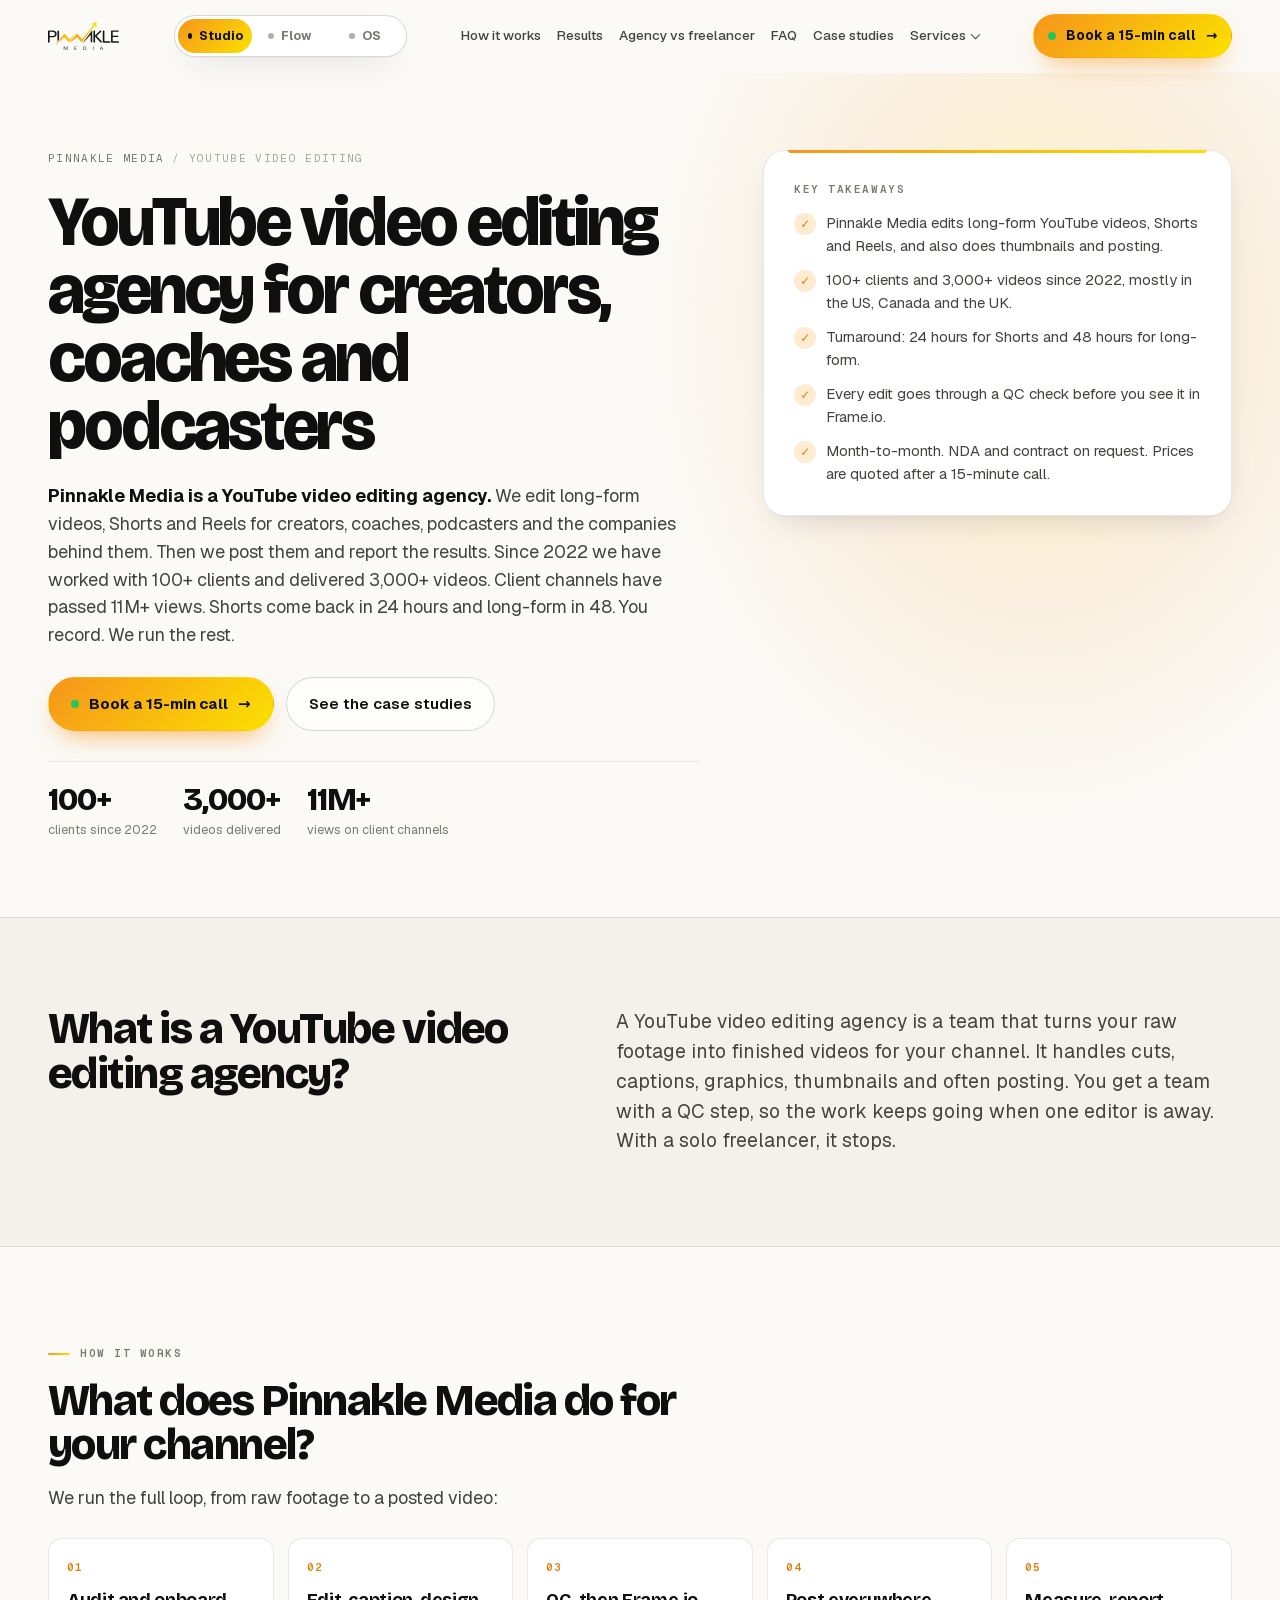
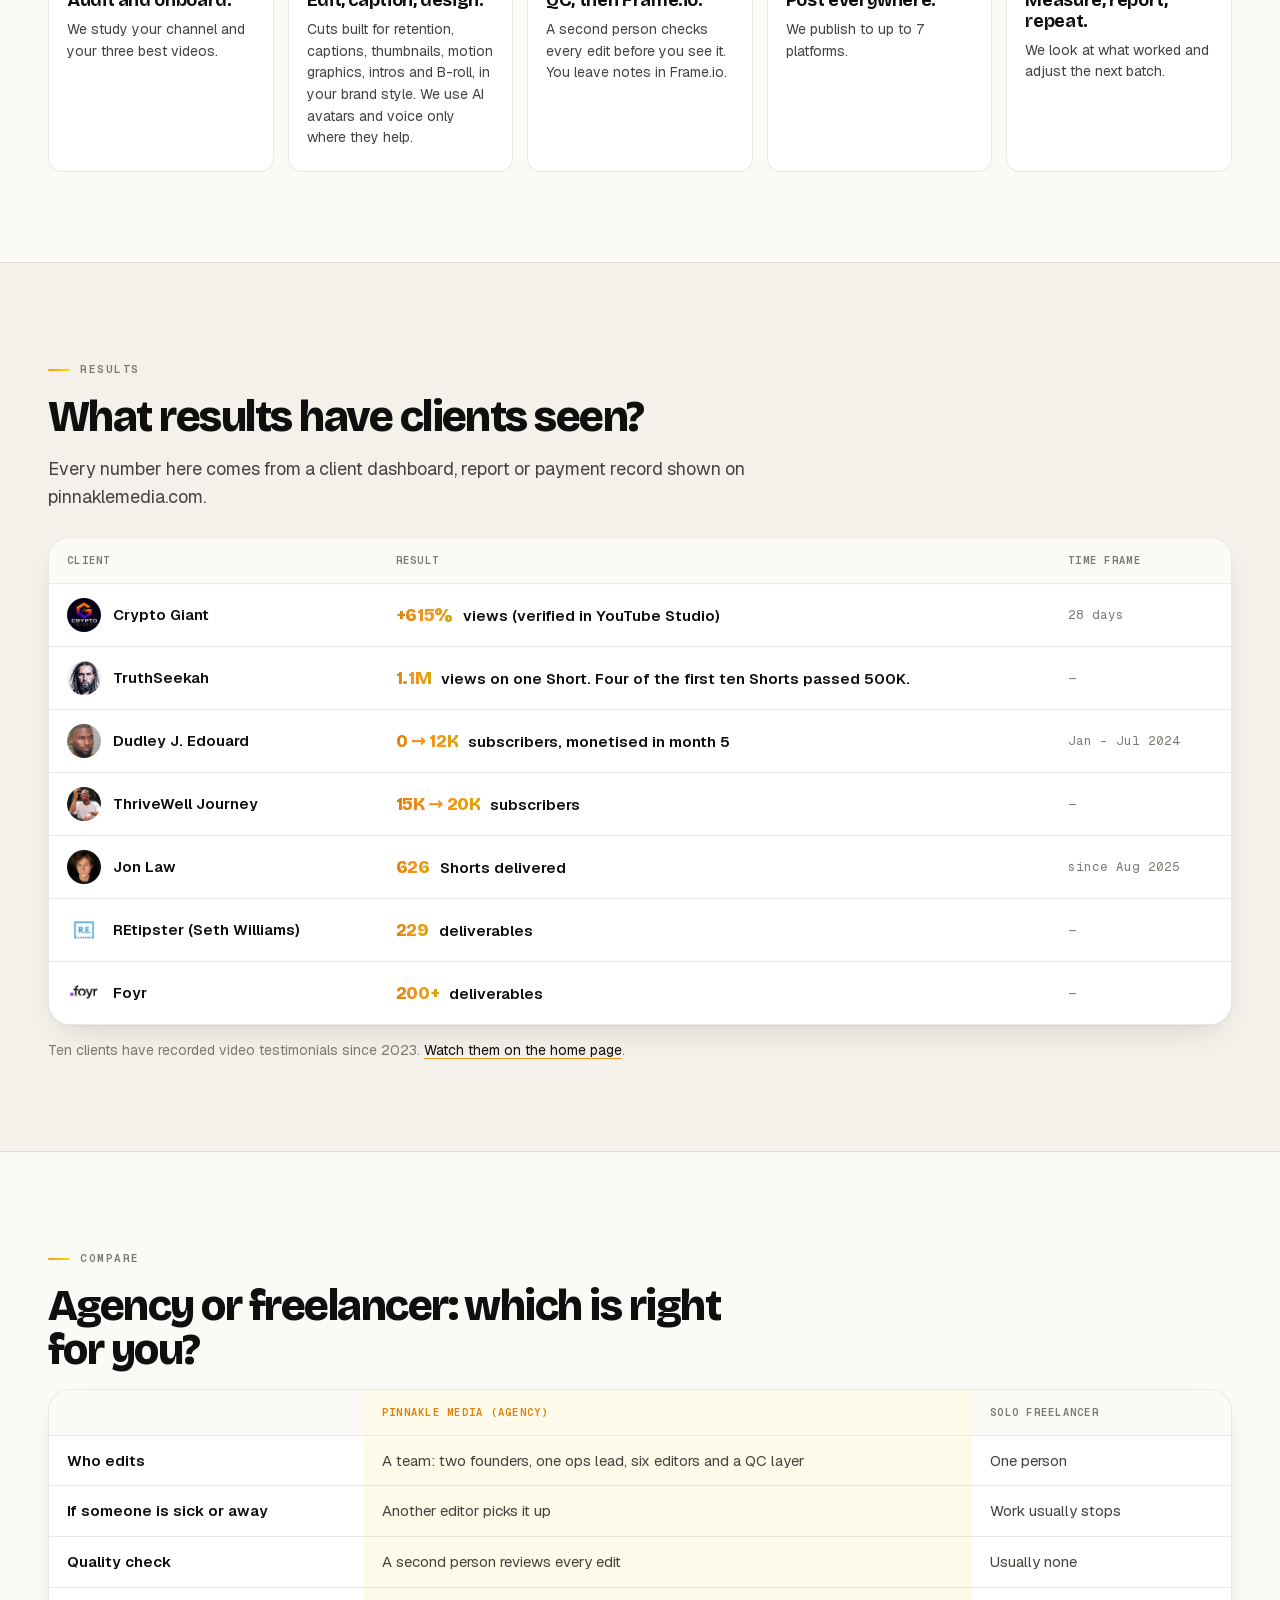
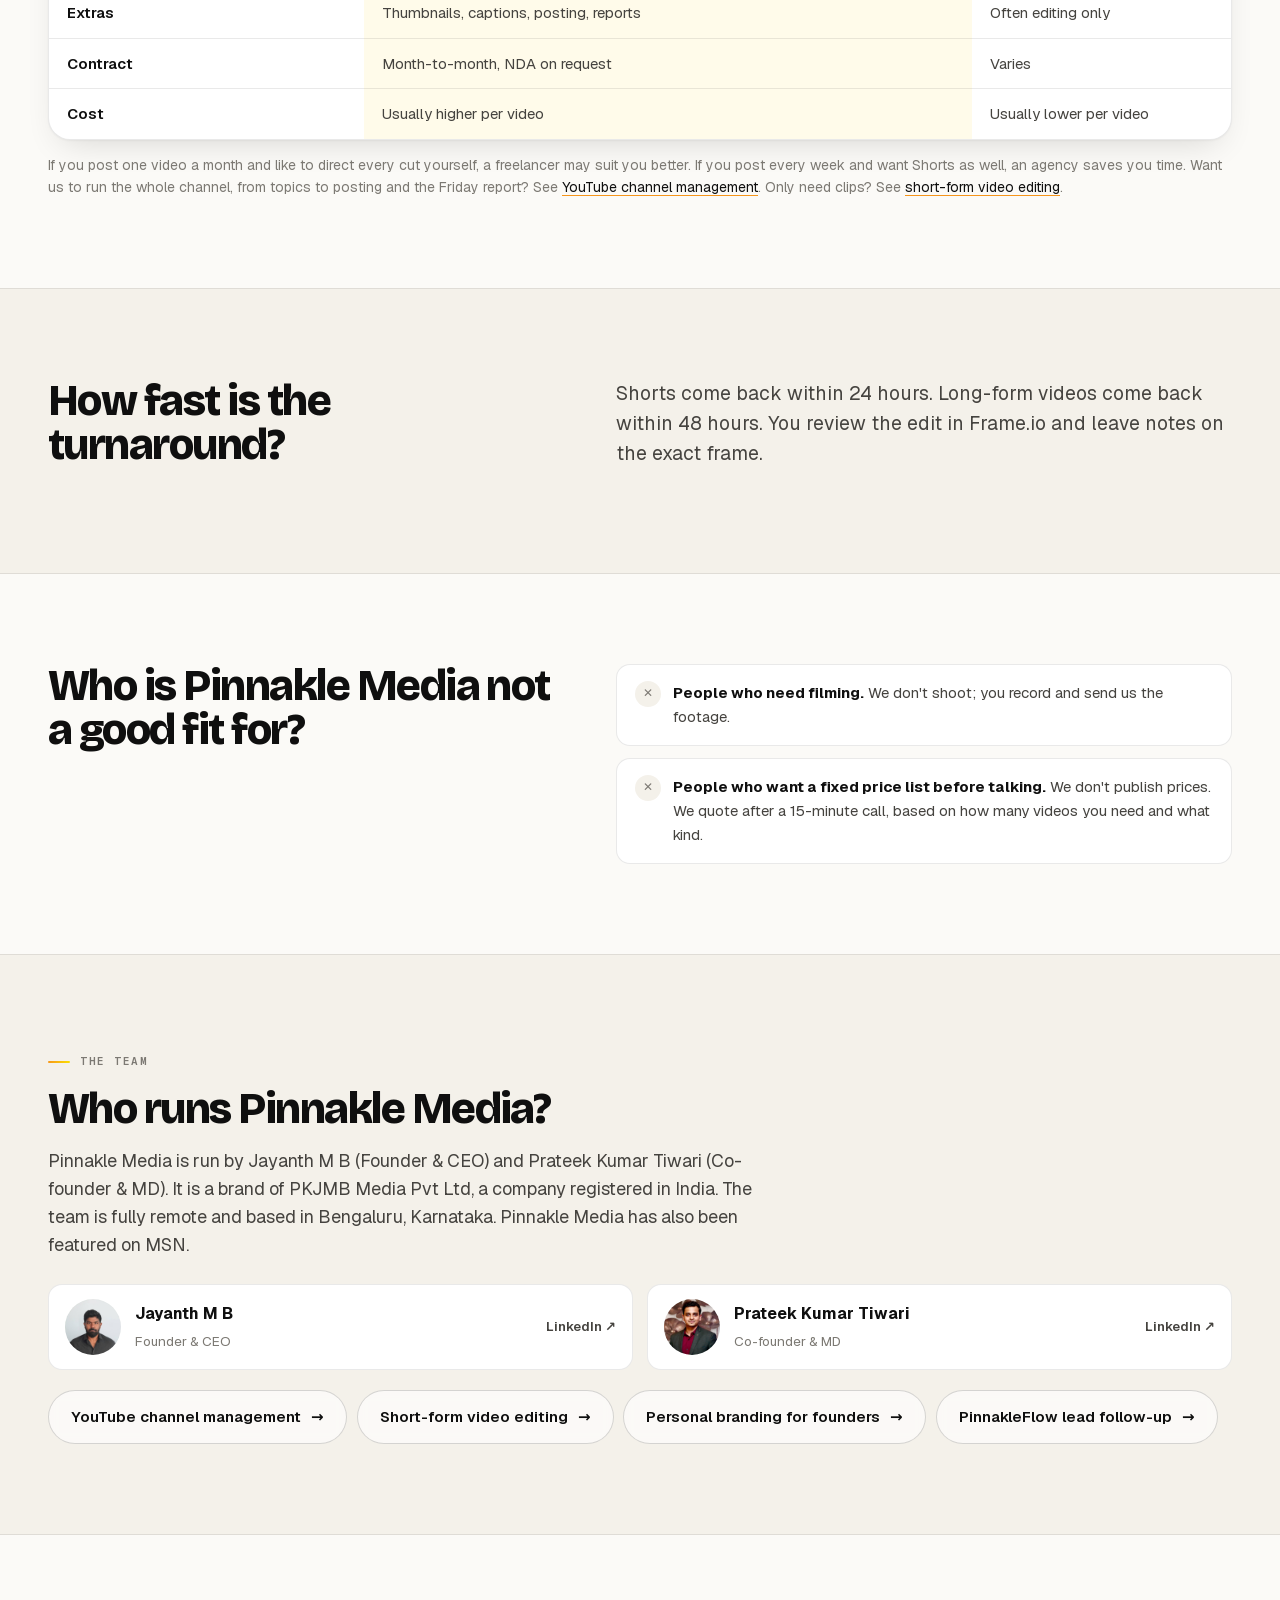
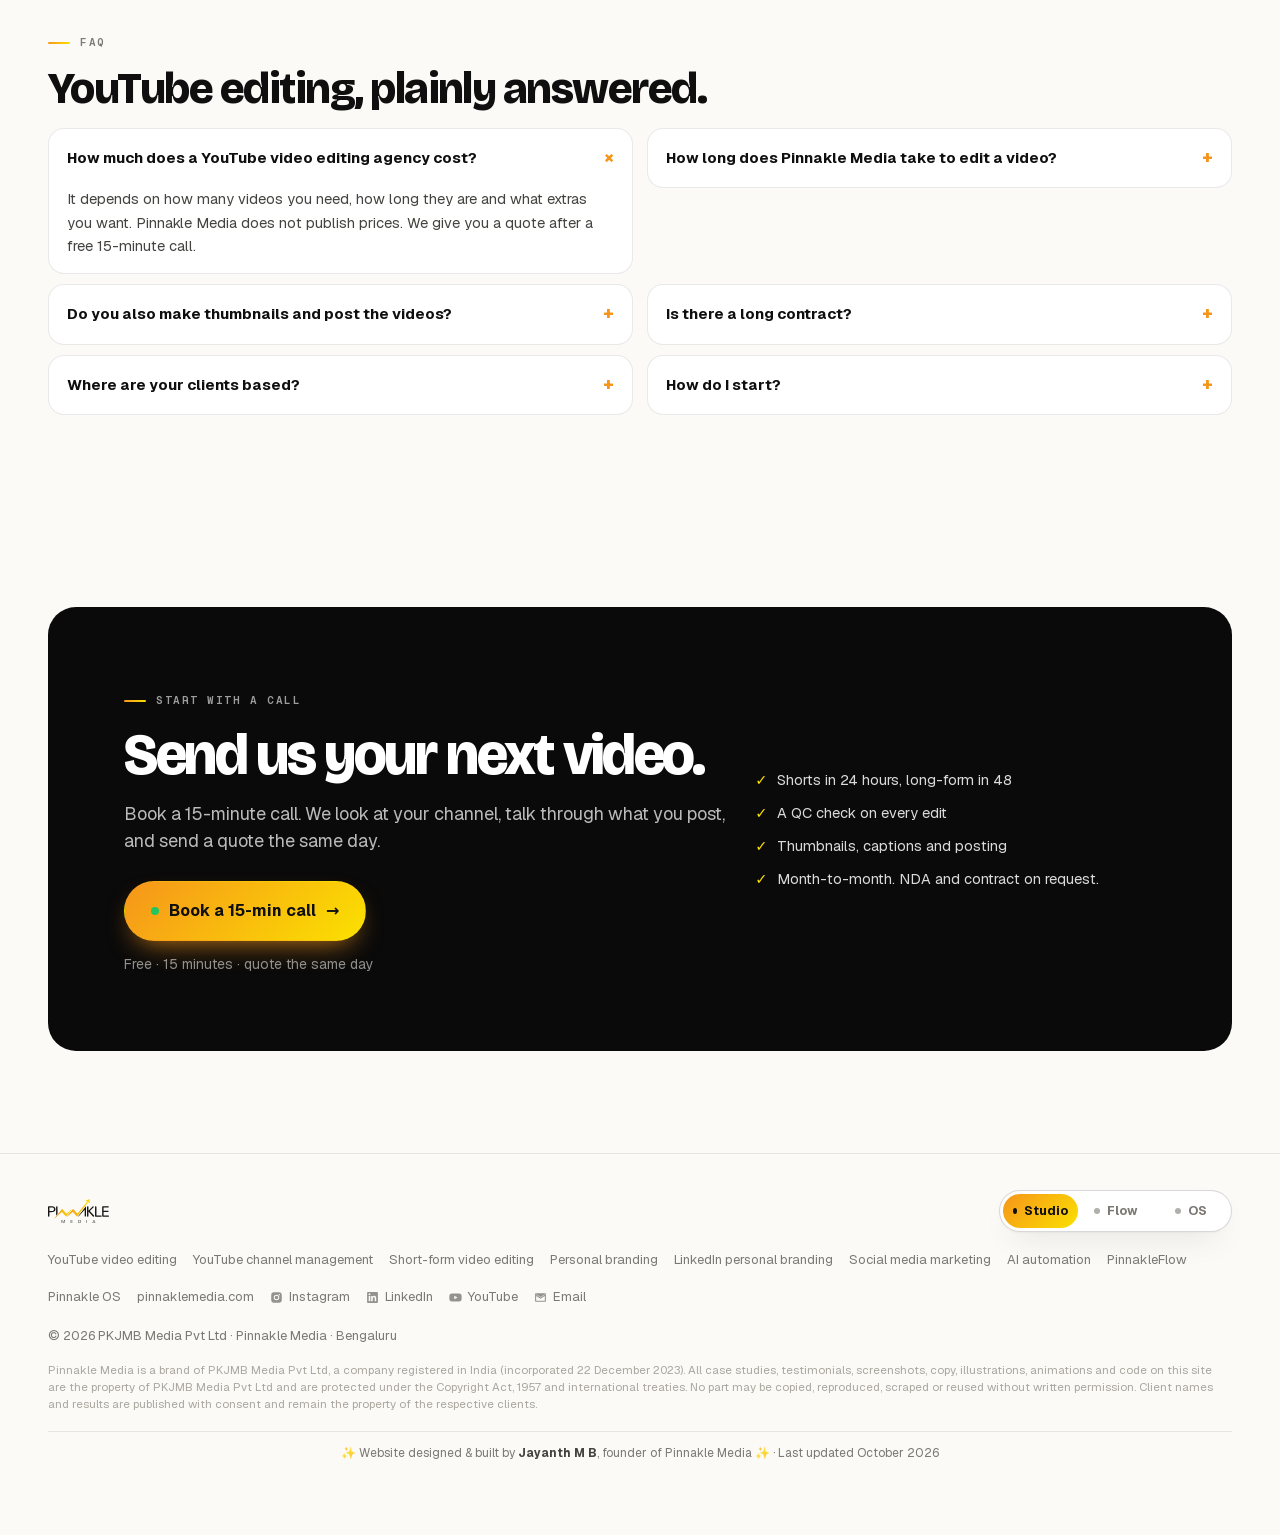
<file: youtube-video-editing/index.html>
<!doctype html>
<html lang="en">
<head>
<meta charset="utf-8">
<!-- Google tag (gtag.js) -->
<script async src="https://www.googletagmanager.com/gtag/js?id=G-79K5KFY1W8"></script>
<script>
  window.dataLayer = window.dataLayer || [];
  function gtag(){dataLayer.push(arguments);}
  gtag('js', new Date());
  gtag('config', 'G-79K5KFY1W8');
</script>
<meta name="viewport" content="width=device-width, initial-scale=1, viewport-fit=cover">
<title>YouTube Video Editing Agency for Creators | Pinnakle Media</title>
<meta name="description" content="Pinnakle Media is a YouTube video editing agency for creators and coaches. 100+ clients, 3,000+ videos since 2022. Shorts in 24 hours, long-form in 48.">
<link rel="canonical" href="https://pinnaklemedia.com/youtube-video-editing/">
<meta name="robots" content="index,follow,max-image-preview:large,max-snippet:-1">
<meta property="og:type" content="website"><meta property="og:url" content="https://pinnaklemedia.com/youtube-video-editing/"><meta property="og:site_name" content="Pinnakle Media"><meta property="og:title" content="YouTube Video Editing Agency for Creators | Pinnakle Media"><meta property="og:description" content="Pinnakle Media is a YouTube video editing agency for creators and coaches. 100+ clients, 3,000+ videos since 2022. Shorts in 24 hours, long-form in 48."><meta property="og:image" content="https://pinnaklemedia.com/assets/og.jpg"><meta property="og:image:width" content="1200"><meta property="og:image:height" content="630"><meta property="og:image:alt" content="Pinnakle Media, video editing and personal branding agency">
<meta name="twitter:card" content="summary_large_image"><meta name="twitter:title" content="YouTube Video Editing Agency for Creators | Pinnakle Media"><meta name="twitter:description" content="Pinnakle Media is a YouTube video editing agency for creators and coaches. 100+ clients, 3,000+ videos since 2022. Shorts in 24 hours, long-form in 48."><meta name="twitter:image" content="https://pinnaklemedia.com/assets/og.jpg">
<meta name="author" content="Pinnakle Media">
<meta name="theme-color" content="#FBFAF7">
<link rel="icon" type="image/svg+xml" href="../assets/brand/icon-dark-square.svg">
<link rel="preload" as="font" type="font/woff2" crossorigin href="../assets/fonts/bricolage.woff2"><link rel="preload" as="font" type="font/woff2" crossorigin href="../assets/fonts/geist.woff2">
<link rel="stylesheet" href="../styles.css?v=20261022d">
<link rel="stylesheet" href="../pages.css?v=20261022d">
<script type="application/ld+json">{"@context":"https://schema.org","@type":"Service","name":"YouTube video editing","serviceType":"YouTube video editing agency","areaServed":["US","CA","GB","AU","NZ","IE","DE","NL","SE","CH","SG","AE"],"description":"Long-form YouTube editing, Shorts and Reels, thumbnails, captions and posting for creators, coaches and podcasters. Shorts in 24 hours, long-form in 48 hours.","url":"https://pinnaklemedia.com/youtube-video-editing/","provider":{"@type":"Organization","@id":"https://pinnaklemedia.com/#organization","name":"Pinnakle Media","url":"https://pinnaklemedia.com/"},"@id":"https://pinnaklemedia.com/youtube-video-editing/#service"}</script>
<script type="application/ld+json">{"@context":"https://schema.org","@type":"FAQPage","mainEntity":[{"@type":"Question","name":"How much does a YouTube video editing agency cost?","acceptedAnswer":{"@type":"Answer","text":"It depends on how many videos you need, how long they are and what extras you want. Pinnakle Media does not publish prices. We give you a quote after a free 15-minute call."}},{"@type":"Question","name":"How long does Pinnakle Media take to edit a video?","acceptedAnswer":{"@type":"Answer","text":"Shorts take 24 hours. Long-form videos take 48 hours."}},{"@type":"Question","name":"Do you also make thumbnails and post the videos?","acceptedAnswer":{"@type":"Answer","text":"Yes. We design thumbnails, write captions and post to up to 7 platforms."}},{"@type":"Question","name":"Is there a long contract?","acceptedAnswer":{"@type":"Answer","text":"No. Work is month-to-month. We can sign an NDA and a contract if you ask."}},{"@type":"Question","name":"Where are your clients based?","acceptedAnswer":{"@type":"Answer","text":"Mostly in the US, Canada and the UK, then Australia, Europe and other high-income markets, plus established brands anywhere. Our team is remote and based in Bengaluru, India."}},{"@type":"Question","name":"How do I start?","acceptedAnswer":{"@type":"Answer","text":"Book a 15-minute call: https://tidycal.com/pinnaklemedia/15-minute-meeting"}}]}</script>
<script type="application/ld+json">{"@context":"https://schema.org","@type":"BreadcrumbList","itemListElement":[{"@type":"ListItem","position":1,"name":"Pinnakle Media","item":"https://pinnaklemedia.com/"},{"@type":"ListItem","position":2,"name":"YouTube video editing","item":"https://pinnaklemedia.com/youtube-video-editing/"}]}</script>
<script type="application/ld+json">{"@context":"https://schema.org","@type":"WebPage","@id":"https://pinnaklemedia.com/youtube-video-editing/#webpage","url":"https://pinnaklemedia.com/youtube-video-editing/","name":"YouTube Video Editing Agency for Creators | Pinnakle Media","description":"Pinnakle Media is a YouTube video editing agency for creators and coaches. 100+ clients, 3,000+ videos since 2022. Shorts in 24 hours, long-form in 48.","isPartOf":{"@id":"https://pinnaklemedia.com/#website"},"about":{"@id":"https://pinnaklemedia.com/youtube-video-editing/#service"},"publisher":{"@id":"https://pinnaklemedia.com/#organization"},"inLanguage":"en","dateModified":"2026-10-22"}</script>
</head>
<body class="sp">
<div class="progress" aria-hidden="true"></div>
<header class="nav">
  <div class="wrap nav-in">
    <a class="logo" href="/" aria-label="Pinnakle Media home"><img src="../assets/brand/logo.svg" alt="Pinnakle Media logo"></a>
    <div class="switch three" data-on="studio" role="group" aria-label="Pinnakle sites"><a href="/" class="sw on"><i></i>Studio</a><a href="/flow/" class="sw "><i></i>Flow</a><a href="https://pinnaklemedia.app/" class="sw "><i></i>OS</a><span class="sw-knob" aria-hidden="true"></span></div>
    <nav class="nav-links" aria-label="Sections">
      <div class="switch three only-m" data-on="studio" role="group" aria-label="Pinnakle sites"><a href="/" class="sw on"><i></i>Studio</a><a href="/flow/" class="sw "><i></i>Flow</a><a href="https://pinnaklemedia.app/" class="sw "><i></i>OS</a><span class="sw-knob" aria-hidden="true"></span></div>
      <a href="#how">How it works</a><a href="#results">Results</a><a href="#compare">Agency vs freelancer</a><a href="#faq">FAQ</a><a href="/">Case studies</a>
      <div class="nav-dd"><button type="button" class="nav-dd-btn" aria-haspopup="true" aria-expanded="false">Services</button><div class="nav-dd-menu"><a href="/youtube-video-editing/" aria-current="page"><b>YouTube video editing</b><span>Long-form, Shorts and Reels, 24–48 h turnaround</span></a><a href="/youtube-channel-management/"><b>YouTube channel management</b><span>Editing, Shorts, thumbnails, posting and a Friday report</span></a><a href="/short-form-video-editing/"><b>Short-form video editing</b><span>Shorts, Reels and TikToks cut from long videos and podcasts</span></a><a href="/personal-branding-agency/"><b>Personal branding</b><span>LinkedIn ghostwriting, YouTube and Shorts for founders</span></a><a href="/linkedin-personal-branding/"><b>LinkedIn personal branding</b><span>Ghostwritten posts in your voice, profile and clips</span></a><a href="/social-media-marketing-agency/"><b>Social media marketing</b><span>Video-first posting for coaches and small businesses</span></a><a href="/ai-automation-agency/"><b>AI automation</b><span>Cold email, lead follow-up and n8n workflows</span></a></div></div>
      <a class="btn btn-brand btn-call only-m" href="https://tidycal.com/pinnaklemedia/15-minute-meeting" target="_blank" rel="noopener"><span class="dot"></span>Book a 15-min call <span class="arrow">→</span></a>
    </nav>
    <a class="btn btn-brand btn-call cta-desk" href="https://tidycal.com/pinnaklemedia/15-minute-meeting" target="_blank" rel="noopener" title="Free · usually a slot within 48 hours"><span class="dot" aria-hidden="true"></span>Book a 15-min call <span class="arrow">→</span></a>
    <a class="btn btn-brand btn-call cta-mob" href="https://tidycal.com/pinnaklemedia/15-minute-meeting" target="_blank" rel="noopener"><span class="dot"></span>Book a 15-min call</a>
    <button class="nav-toggle" aria-label="Menu"><span></span><span></span><span></span></button>
  </div>
</header>

<main id="top">
<section class="sp-hero" id="intro">
  <div class="wrap sp-grid">
    <div>
      <ol class="crumbs"><li><a href="/">Pinnakle Media</a></li><li>YouTube video editing</li></ol>
      <h1>YouTube video editing agency for creators, coaches and podcasters</h1>
      <p class="lead"><strong>Pinnakle Media is a YouTube video editing agency.</strong> We edit long-form videos, Shorts and Reels for creators, coaches, podcasters and the companies behind them. Then we post them and report the results. Since 2022 we have worked with 100+ clients and delivered 3,000+ videos. Client channels have passed 11M+ views. Shorts come back in 24 hours and long-form in 48. You record. We run the rest.</p>
      <div class="sp-cta"><a class="btn btn-brand btn-call" href="https://tidycal.com/pinnaklemedia/15-minute-meeting" target="_blank" rel="noopener"><span class="dot" aria-hidden="true"></span>Book a 15-min call <span class="arrow">→</span></a><a class="btn btn-ghost" href="/#cases">See the case studies</a></div>
      <div class="sp-stats"><div><b>100+</b><span>clients since 2022</span></div><div><b>3,000+</b><span>videos delivered</span></div><div><b>11M+</b><span>views on client channels</span></div></div>
    </div>
    <aside class="kt" aria-labelledby="kt-h">
      <h2 id="kt-h">Key takeaways</h2>
      <ul>
        <li>Pinnakle Media edits long-form YouTube videos, Shorts and Reels, and also does thumbnails and posting.</li>
        <li>100+ clients and 3,000+ videos since 2022, mostly in the US, Canada and the UK.</li>
        <li>Turnaround: 24 hours for Shorts and 48 hours for long-form.</li>
        <li>Every edit goes through a QC check before you see it in Frame.io.</li>
        <li>Month-to-month. NDA and contract on request. Prices are quoted after a 15-minute call.</li>
      </ul>
    </aside>
  </div>
</section>

<section class="sp-sec alt" id="what">
  <div class="wrap sp-two">
    <h2>What is a YouTube video editing agency?</h2>
    <p class="sp-def">A YouTube video editing agency is a team that turns your raw footage into finished videos for your channel. It handles cuts, captions, graphics, thumbnails and often posting. You get a team with a QC step, so the work keeps going when one editor is away. With a solo freelancer, it stops.</p>
  </div>
</section>

<section class="sp-sec" id="how">
  <div class="wrap">
    <div class="eyebrow">How it works</div>
    <h2>What does Pinnakle Media do for your channel?</h2>
    <p class="lead">We run the full loop, from raw footage to a posted video:</p>
    <ol class="steps">
      <li><b>Audit and onboard.</b><p>We study your channel and your three best videos.</p></li>
      <li><b>Edit, caption, design.</b><p>Cuts built for retention, captions, thumbnails, motion graphics, intros and B-roll, in your brand style. We use AI avatars and voice only where they help.</p></li>
      <li><b>QC, then Frame.io.</b><p>A second person checks every edit before you see it. You leave notes in Frame.io.</p></li>
      <li><b>Post everywhere.</b><p>We publish to up to 7 platforms.</p></li>
      <li><b>Measure, report, repeat.</b><p>We look at what worked and adjust the next batch.</p></li>
    </ol>
  </div>
</section>

<section class="sp-sec alt" id="results">
  <div class="wrap">
    <div class="eyebrow">Results</div>
    <h2>What results have clients seen?</h2>
    <p class="lead">Every number here comes from a client dashboard, report or payment record shown on <a href="/#cases">pinnaklemedia.com</a>.</p>
    <div class="tbl-wrap"><table class="tbl"><caption class="sr-only" style="position:absolute;left:-9999px">YouTube editing results for Pinnakle Media clients</caption><thead><tr><th scope="col">Client</th><th scope="col">Result</th><th scope="col">Time frame</th></tr></thead><tbody><tr><td><span class="cl"><img src="../assets/clients/crypto-giant.jpg" alt="Crypto Giant profile picture" loading="lazy" width="34" height="34">Crypto Giant</span></td><td class="res"><em>+615%</em> views (verified in YouTube Studio)</td><td class="tf">28 days</td></tr><tr><td><span class="cl"><img src="../assets/clients/truthseekah.jpg" alt="TruthSeekah profile picture" loading="lazy" width="34" height="34">TruthSeekah</span></td><td class="res"><em>1.1M</em> views on one Short. Four of the first ten Shorts passed 500K.</td><td class="tf">—</td></tr><tr><td><span class="cl"><img src="../assets/clients/dudley.jpg" alt="Dudley J. Edouard profile picture" loading="lazy" width="34" height="34">Dudley J. Edouard</span></td><td class="res"><em>0 → 12K</em> subscribers, monetised in month 5</td><td class="tf">Jan – Jul 2024</td></tr><tr><td><span class="cl"><img src="../assets/clients/thrivewell.jpg" alt="ThriveWell Journey profile picture" loading="lazy" width="34" height="34">ThriveWell Journey</span></td><td class="res"><em>15K → 20K</em> subscribers</td><td class="tf">—</td></tr><tr><td><span class="cl"><img src="../assets/clients/jon-law.jpg" alt="Jon Law profile picture" loading="lazy" width="34" height="34">Jon Law</span></td><td class="res"><em>626</em> Shorts delivered</td><td class="tf">since Aug 2025</td></tr><tr><td><span class="cl"><img src="../assets/clients/retipster.jpg" alt="REtipster (Seth Williams) profile picture" loading="lazy" width="34" height="34">REtipster (Seth Williams)</span></td><td class="res"><em>229</em> deliverables</td><td class="tf">—</td></tr><tr><td><span class="cl"><img src="../assets/clients/foyr.jpg" alt="Foyr profile picture" loading="lazy" width="34" height="34">Foyr</span></td><td class="res"><em>200+</em> deliverables</td><td class="tf">—</td></tr></tbody></table></div>
    <p class="sp-note">Ten clients have recorded video testimonials since 2023. <a href="/#testimonials">Watch them on the home page</a>.</p>
  </div>
</section>

<section class="sp-sec" id="compare">
  <div class="wrap">
    <div class="eyebrow">Compare</div>
    <h2>Agency or freelancer: which is right for you?</h2>
    <div class="tbl-wrap"><table class="tbl cmp"><caption style="position:absolute;left:-9999px">Pinnakle Media compared with a solo freelancer</caption><thead><tr><th scope="col"></th><th scope="col">Pinnakle Media (agency)</th><th scope="col">Solo freelancer</th></tr></thead><tbody><tr><td>Who edits</td><td>A team: two founders, one ops lead, six editors and a QC layer</td><td>One person</td></tr><tr><td>If someone is sick or away</td><td>Another editor picks it up</td><td>Work usually stops</td></tr><tr><td>Quality check</td><td>A second person reviews every edit</td><td>Usually none</td></tr><tr><td>Extras</td><td>Thumbnails, captions, posting, reports</td><td>Often editing only</td></tr><tr><td>Contract</td><td>Month-to-month, NDA on request</td><td>Varies</td></tr><tr><td>Cost</td><td>Usually higher per video</td><td>Usually lower per video</td></tr></tbody></table></div>
    <p class="sp-note">If you post one video a month and like to direct every cut yourself, a freelancer may suit you better. If you post every week and want Shorts as well, an agency saves you time. Want us to run the whole channel, from topics to posting and the Friday report? See <a href="/youtube-channel-management/">YouTube channel management</a>. Only need clips? See <a href="/short-form-video-editing/">short-form video editing</a>.</p>
  </div>
</section>

<section class="sp-sec alt" id="turnaround">
  <div class="wrap sp-two">
    <h2>How fast is the turnaround?</h2>
    <p class="sp-def">Shorts come back within 24 hours. Long-form videos come back within 48 hours. You review the edit in Frame.io and leave notes on the exact frame.</p>
  </div>
</section>

<section class="sp-sec" id="fit">
  <div class="wrap sp-two">
    <h2>Who is Pinnakle Media not a good fit for?</h2>
    <ul class="nofit">
      <li><span><b>People who need filming.</b> We don't shoot; you record and send us the footage.</span></li>
      <li><span><b>People who want a fixed price list before talking.</b> We don't publish prices. We quote after a 15-minute call, based on how many videos you need and what kind.</span></li>
    </ul>
  </div>
</section>

<section class="sp-sec alt" id="team">
  <div class="wrap">
    <div class="eyebrow">The team</div>
    <h2>Who runs Pinnakle Media?</h2>
    <p class="lead">Pinnakle Media is run by Jayanth M B (Founder &amp; CEO) and Prateek Kumar Tiwari (Co-founder &amp; MD). It is a brand of PKJMB Media Pvt Ltd, a company registered in India. The team is fully remote and based in Bengaluru, Karnataka. Pinnakle Media has also been <a href="https://www.msn.com/en-us/news/other/from-cold-email-to-content-gold-how-to-find-the-right-marketing-partner-for-your-youtube-channel/ar-AA1CbLdZ" target="_blank" rel="noopener">featured on MSN</a>.</p>
    <div class="runs"><div class="p"><img src="../assets/team/jayanth-2.jpg" alt="Jayanth M B, Founder &amp; CEO of Pinnakle Media" loading="lazy"><div><b>Jayanth M B</b><span>Founder &amp; CEO</span></div><a href="https://www.linkedin.com/in/jayanthmb/" target="_blank" rel="noopener">LinkedIn ↗</a></div><div class="p"><img src="../assets/team/prateek.jpg" alt="Prateek Kumar Tiwari, Co-founder &amp; MD of Pinnakle Media" loading="lazy"><div><b>Prateek Kumar Tiwari</b><span>Co-founder &amp; MD</span></div><a href="https://www.linkedin.com/in/prateek-kumar-tiwari19" target="_blank" rel="noopener">LinkedIn ↗</a></div></div>
    <div class="sp-more"><a class="btn btn-ghost" href="/youtube-channel-management/">YouTube channel management <span class="arrow">→</span></a><a class="btn btn-ghost" href="/short-form-video-editing/">Short-form video editing <span class="arrow">→</span></a><a class="btn btn-ghost" href="/personal-branding-agency/">Personal branding for founders <span class="arrow">→</span></a><a class="btn btn-ghost" href="/flow/">PinnakleFlow lead follow-up <span class="arrow">→</span></a></div>
  </div>
</section>

<section class="sp-sec sp-faq" id="faq">
  <div class="wrap">
    <div class="eyebrow">FAQ</div>
    <h2>YouTube editing, plainly answered.</h2>
    <div class="faq">
<details open><summary>How much does a YouTube video editing agency cost?</summary><p>It depends on how many videos you need, how long they are and what extras you want. Pinnakle Media does not publish prices. We give you a quote after a free 15-minute call.</p></details>
<details><summary>How long does Pinnakle Media take to edit a video?</summary><p>Shorts take 24 hours. Long-form videos take 48 hours.</p></details>
<details><summary>Do you also make thumbnails and post the videos?</summary><p>Yes. We design thumbnails, write captions and post to up to 7 platforms.</p></details>
<details><summary>Is there a long contract?</summary><p>No. Work is month-to-month. We can sign an NDA and a contract if you ask.</p></details>
<details><summary>Where are your clients based?</summary><p>Mostly in the US, Canada and the UK, then Australia, Europe and other high-income markets, plus established brands anywhere. Our team is remote and based in Bengaluru, India.</p></details>
<details><summary>How do I start?</summary><p>Book a 15-minute call: <a href="https://tidycal.com/pinnaklemedia/15-minute-meeting" target="_blank" rel="noopener">https://tidycal.com/pinnaklemedia/15-minute-meeting</a></p></details>
    </div>
  </div>
</section>

<section class="cta" id="connect">
  <div class="wrap">
    <div class="cta-box">
      <svg class="peaks" viewBox="0 0 600 260" aria-hidden="true"><path d="M0 240 L80 170 L140 210 L220 120 L300 190 L380 90 L460 160 L540 60 L600 100"/><path d="M0 250 L100 200 L170 230 L260 150 L340 210 L420 130 L500 190 L600 120" opacity=".5"/></svg>
      <div><div class="eyebrow" style="color:rgba(255,255,255,.6)">Start with a call</div><h2 class="h2">Send us your next video.</h2><p class="lead" style="margin:16px 0 26px">Book a 15-minute call. We look at your channel, talk through what you post, and send a quote the same day.</p><a class="btn btn-brand btn-call big" href="https://tidycal.com/pinnaklemedia/15-minute-meeting" target="_blank" rel="noopener"><span class="dot"></span>Book a 15-min call <span class="arrow">→</span></a><div class="small" style="margin-top:12px;color:rgba(255,255,255,.55)">Free · 15 minutes · quote the same day</div></div>
      <div class="cta-side"><div class="li"><i>✓</i> Shorts in 24 hours, long-form in 48</div><div class="li"><i>✓</i> A QC check on every edit</div><div class="li"><i>✓</i> Thumbnails, captions and posting</div><div class="li"><i>✓</i> Month-to-month. NDA and contract on request.</div></div>
    </div>
  </div>
</section>
</main>

<footer><div class="wrap foot">
  <a href="https://pinnaklemedia.com" target="_blank" rel="noopener"><img src="../assets/brand/logo.svg" alt="Pinnakle Media logo"></a>
  <div class="switch three" data-on="studio" role="group" aria-label="Pinnakle sites"><a href="/" class="sw on"><i></i>Studio</a><a href="/flow/" class="sw "><i></i>Flow</a><a href="https://pinnaklemedia.app/" class="sw "><i></i>OS</a><span class="sw-knob" aria-hidden="true"></span></div>
  <div class="foot-links"><a href="/youtube-video-editing/">YouTube video editing</a><a href="/youtube-channel-management/">YouTube channel management</a><a href="/short-form-video-editing/">Short-form video editing</a><a href="/personal-branding-agency/">Personal branding</a><a href="/linkedin-personal-branding/">LinkedIn personal branding</a><a href="/social-media-marketing-agency/">Social media marketing</a><a href="/ai-automation-agency/">AI automation</a><a href="/flow/">PinnakleFlow</a><a href="https://pinnaklemedia.app/" target="_blank" rel="noopener">Pinnakle OS</a><a href="https://pinnaklemedia.com" target="_blank" rel="noopener">pinnaklemedia.com</a><a href="https://www.instagram.com/pinnaklemedia/" target="_blank" rel="noopener"><svg class="fico" viewBox="0 0 24 24" aria-hidden="true"><path d="M12 2.2c3.2 0 3.6 0 4.8.1 3.2.1 4.8 1.7 4.9 4.9.1 1.3.1 1.6.1 4.8s0 3.6-.1 4.8c-.1 3.2-1.7 4.8-4.9 4.9-1.3.1-1.6.1-4.8.1s-3.6 0-4.8-.1c-3.3-.1-4.8-1.7-4.9-4.9C2.2 15.6 2.2 15.2 2.2 12s0-3.6.1-4.8C2.4 3.9 4 2.4 7.2 2.3c1.2-.1 1.6-.1 4.8-.1zm0 4.7a5.1 5.1 0 1 0 0 10.2 5.1 5.1 0 0 0 0-10.2zm0 8.4a3.3 3.3 0 1 1 0-6.6 3.3 3.3 0 0 1 0 6.6zm5.3-9.8a1.2 1.2 0 1 0 0 2.4 1.2 1.2 0 0 0 0-2.4z"/></svg>Instagram</a><a href="https://www.linkedin.com/in/pinnakle-media-87b2672a0/" target="_blank" rel="noopener"><svg class="fico" viewBox="0 0 24 24" aria-hidden="true"><path d="M20.4 2H3.6A1.6 1.6 0 0 0 2 3.6v16.8A1.6 1.6 0 0 0 3.6 22h16.8a1.6 1.6 0 0 0 1.6-1.6V3.6A1.6 1.6 0 0 0 20.4 2zM8 19H5V9h3v10zM6.5 7.7a1.7 1.7 0 1 1 0-3.4 1.7 1.7 0 0 1 0 3.4zM19 19h-3v-4.9c0-1.2 0-2.7-1.6-2.7s-1.9 1.3-1.9 2.6V19h-3V9h2.9v1.4a3.2 3.2 0 0 1 2.8-1.6c3 0 3.6 2 3.6 4.6V19z"/></svg>LinkedIn</a><a href="https://www.youtube.com/@PinnakleMedia" target="_blank" rel="noopener"><svg class="fico" viewBox="0 0 24 24" aria-hidden="true"><path d="M23 7.2a3 3 0 0 0-2.1-2.1C19 4.6 12 4.6 12 4.6s-7 0-8.9.5A3 3 0 0 0 1 7.2 31 31 0 0 0 .6 12a31 31 0 0 0 .4 4.8 3 3 0 0 0 2.1 2.1c1.9.5 8.9.5 8.9.5s7 0 8.9-.5a3 3 0 0 0 2.1-2.1 31 31 0 0 0 .4-4.8 31 31 0 0 0-.4-4.8zM9.7 15.1V8.9l6 3.1-6 3.1z"/></svg>YouTube</a><a href="mailto:pinnaklemedia@gmail.com"><svg class="fico" viewBox="0 0 24 24" aria-hidden="true"><path d="M2 5.5A1.5 1.5 0 0 1 3.5 4h17A1.5 1.5 0 0 1 22 5.5v13a1.5 1.5 0 0 1-1.5 1.5h-17A1.5 1.5 0 0 1 2 18.5v-13zm2 .7v.6l8 5 8-5v-.6l-8 5-8-5zm0 2.9V18h16V9.1l-8 5-8-5z"/></svg>Email</a></div>
  <div>© <span data-year>2026</span> PKJMB Media Pvt Ltd · Pinnakle Media · Bengaluru</div>
</div>
<div class="wrap legal">Pinnakle Media is a brand of PKJMB Media Pvt Ltd, a company registered in India (incorporated 22 December 2023). All case studies, testimonials, screenshots, copy, illustrations, animations and code on this site are the property of PKJMB Media Pvt Ltd and are protected under the Copyright Act, 1957 and international treaties. No part may be copied, reproduced, scraped or reused without written permission. Client names and results are published with consent and remain the property of the respective clients.</div>
<div class="wrap credit">✨ Website designed &amp; built by <a href="https://www.linkedin.com/in/jayanthmb/" target="_blank" rel="noopener"><b>Jayanth M B</b></a>, founder of Pinnakle Media ✨ · Last updated October 2026</div>
</footer>

<script>
(() => {
  const nav = document.querySelector('.nav'), tg = document.querySelector('.nav-toggle'), pr = document.querySelector('.progress');
  tg.addEventListener('click', () => { nav.classList.toggle('open'); document.body.style.overflow = nav.classList.contains('open') ? 'hidden' : ''; });
  document.querySelectorAll('.nav-links a').forEach(a => a.addEventListener('click', () => { nav.classList.remove('open'); document.body.style.overflow = ''; }));
  document.querySelectorAll('.nav-dd-btn').forEach(b => b.addEventListener('click', () => { const d = b.parentNode; d.classList.toggle('on'); b.setAttribute('aria-expanded', d.classList.contains('on')); }));
  document.addEventListener('click', e => { if (!e.target.closest('.nav-dd')) document.querySelectorAll('.nav-dd.on').forEach(d => d.classList.remove('on')); });
  const sc = () => { nav.classList.toggle('scrolled', scrollY > 12); const h = document.documentElement; pr.style.width = (h.scrollTop / Math.max(1, h.scrollHeight - h.clientHeight) * 100).toFixed(2) + '%'; };
  addEventListener('scroll', sc, { passive: true }); sc();
  document.querySelectorAll('[data-year]').forEach(e => e.textContent = new Date().getFullYear());
})();
</script>
</body>
</html>
</file>
<file: styles.css>
/* =====================================================================
   Pinnakle Media — Case Studies & Testimonials (v3 "The Ascent")
   Light editorial theme · brand orange/yellow ≈25% · dark bands echo
   pinnaklemedia.com (#0a0a0a + #fbe100) · type: Bricolage Grotesque /
   Geist / Geist Mono · motion by GSAP + CSS.
   ===================================================================== */
@font-face{font-family:"Bricolage Grotesque";font-style:normal;font-weight:200 800;font-display:swap;src:url(assets/fonts/bricolage.woff2) format("woff2")}
@font-face{font-family:"Geist";font-style:normal;font-weight:100 900;font-display:swap;src:url(assets/fonts/geist.woff2) format("woff2")}
@font-face{font-family:"Geist Mono";font-style:normal;font-weight:100 900;font-display:swap;src:url(assets/fonts/geist-mono.woff2) format("woff2")}
:root{
  --bg:#FBFAF7; --bg-2:#F4F1EA; --bg-3:#ECE7DC; --card:#fff;
  --line:rgba(15,15,15,.09); --line-2:rgba(15,15,15,.16);
  --ink:#0F0F0F; --ink-2:#45433F; --ink-3:#7C7973; --ink-4:#ABA79F;
  --dark:#0A0A0A; --dark-2:#141414;
  --orange:#F6951B; --orange-deep:#E0800C; --gold:#F2B01E; --yellow:#FBE100;
  --orange-soft:#FDEBD2; --yellow-soft:#FFF8C2;
  --grad:linear-gradient(135deg,#F6951B 0%,#FBE100 100%);
  --grad-text:linear-gradient(92deg,#E0800C 0%,#F6951B 55%,#D9A400 100%);
  --green:#16A34A; --green-soft:#DCFCE7; --green-glow:#22C55E;
  --font-d:"Bricolage Grotesque","Geist",system-ui,sans-serif;
  --font-b:"Geist",system-ui,-apple-system,"Segoe UI",sans-serif;
  --font-l:"Geist Mono",ui-monospace,SFMono-Regular,Menlo,monospace;
  --r:22px; --r-s:14px; --pill:999px;
  --sh:0 1px 2px rgba(15,15,15,.04),0 14px 34px -14px rgba(15,15,15,.16);
  --sh-lg:0 2px 4px rgba(15,15,15,.05),0 34px 70px -24px rgba(15,15,15,.26);
  --max:1240px; --gut:clamp(18px,4vw,48px);
  --ease:cubic-bezier(.23,1,.32,1); --ease-io:cubic-bezier(.77,0,.175,1);
}
*{box-sizing:border-box}
html{scroll-behavior:auto;-webkit-text-size-adjust:100%}
body{--pb:#0A66C2;--pb2:#7CB9F5;margin:0;background:var(--bg);transition:background 1s;color:var(--ink);font-family:var(--font-b);font-size:16.5px;line-height:1.6;-webkit-font-smoothing:antialiased;overflow-x:hidden}
img,video,svg{max-width:100%;display:block}
a{color:inherit;text-decoration:none}
button{font:inherit;cursor:pointer;color:inherit}
::selection{background:var(--yellow-soft);color:var(--ink)}
body::before{display:none}
.wrap{width:min(100% - var(--gut)*2,var(--max));margin-inline:auto;position:relative;z-index:1}
section{position:relative;z-index:1}
@media(min-width:761px){.only-m{display:none!important}}
@media(max-width:760px){.hide-m{display:none!important}}

/* ---------- type ---------- */
h1,h2,h3,h4{margin:0;font-weight:700;letter-spacing:-.01em}
.display{font-family:var(--font-d);font-weight:800;font-size:clamp(46px,7.2vw,100px);line-height:.94;letter-spacing:-.045em;font-variation-settings:"opsz" 96}
.h2{font-family:var(--font-d);font-weight:800;font-size:clamp(34px,4.6vw,60px);line-height:.98;letter-spacing:-.04em;font-variation-settings:"opsz" 96}
.h3{font-family:var(--font-d);font-weight:700;font-size:clamp(24px,2.8vw,34px);line-height:1.08;letter-spacing:-.03em}
.em{background:var(--grad-text);-webkit-background-clip:text;background-clip:text;color:transparent;-webkit-text-fill-color:transparent}
.em-ink{color:var(--ink-3)}
.em-y{color:var(--yellow)}
.eyebrow{font-family:var(--font-l);font-weight:600;font-size:11px;letter-spacing:.14em;text-transform:uppercase;color:var(--ink-3);display:inline-flex;align-items:center;gap:10px;margin-bottom:16px}
.eyebrow::before{content:"";width:22px;height:2px;border-radius:2px;background:var(--grad)}
.lead{font-size:clamp(16.5px,1.4vw,19px);line-height:1.55;color:var(--ink-2);max-width:60ch}
.muted{color:var(--ink-3)}.small{font-size:14px}
p{margin:0 0 1em}p:last-child{margin-bottom:0}
.line{display:block;overflow:hidden;padding-bottom:.08em;margin-bottom:-.08em}
.line>span{display:block;transform:translateY(55%);opacity:0}
.in .line>span{transform:none;opacity:1;transition:transform .7s var(--ease),opacity .5s}
.in .line:nth-child(2)>span{transition-delay:.06s}.in .line:nth-child(3)>span{transition-delay:.12s}
.num-font{font-family:var(--font-d);font-weight:800;letter-spacing:-.035em;font-variant-numeric:tabular-nums}

/* ---------- buttons ---------- */
.btn{display:inline-flex;align-items:center;gap:10px;padding:14px 22px;border-radius:var(--pill);font-weight:600;font-size:15px;border:1px solid transparent;position:relative;transition:transform .35s var(--ease),box-shadow .35s var(--ease),background .3s,color .3s;will-change:transform}
.btn:active{transform:scale(.97)}
.btn-primary{background:var(--ink);color:#fff;box-shadow:0 12px 26px -12px rgba(15,15,15,.55)}
.btn-primary:hover{background:#000}
.btn-primary .dot{width:8px;height:8px;border-radius:50%;background:var(--grad);box-shadow:0 0 0 4px rgba(246,149,27,.22)}
.btn-ghost{background:rgba(255,255,255,.6);color:var(--ink);border-color:var(--line-2);backdrop-filter:blur(6px)}
.btn-ghost:hover{background:#fff;border-color:var(--ink)}
.btn-brand{background:var(--grad);color:var(--ink);box-shadow:0 12px 28px -12px rgba(246,149,27,.85)}
.btn-call{position:relative;overflow:hidden;font-weight:700}
.btn-call::after{content:"";position:absolute;top:-40%;bottom:-40%;left:0;width:26%;background:linear-gradient(90deg,transparent,rgba(255,255,255,.8),transparent);transform:translateX(-140%) skewX(-20deg);animation:shine 4.8s ease-in-out infinite;will-change:transform}
@keyframes shine{0%,72%{transform:translateX(-140%) skewX(-20deg)}100%{transform:translateX(520%) skewX(-20deg)}}
.btn-call .dot{width:8px;height:8px;border-radius:50%;background:#22C55E;box-shadow:0 0 0 0 rgba(34,197,94,.5);animation:ping 1.8s infinite;flex:none}

.btn-call:hover{transform:translateY(-2px);box-shadow:0 18px 36px -14px rgba(246,149,27,1)}
.btn-call.big{padding:16px 26px;font-size:16px}
.btn .arrow{transition:transform .35s var(--ease)}.btn:hover .arrow{transform:translateX(4px)}

/* ---------- opening (light, chaos → order) ---------- */
.intro{position:fixed;inset:0;z-index:100;overflow:hidden;pointer-events:none;contain:strict}
.intro-bg{position:absolute;inset:0;background:var(--bg);will-change:opacity}
.intro-cloud .ichip,.intro-cloud .fchip.fly{will-change:transform,opacity}
.intro-bg::after{content:"";position:absolute;width:70vw;height:70vw;max-width:900px;max-height:900px;right:-20vw;top:-30vw;border-radius:50%;background:radial-gradient(circle at 35% 35%,rgba(251,225,0,.55),rgba(246,149,27,.28) 40%,transparent 68%);filter:blur(60px);opacity:.9}
.intro-arrow{position:absolute;inset:0;width:100%;height:100%}
.intro-arrow{will-change:opacity}.intro-arrow .ia{fill:none;stroke:url(#gl);stroke-width:3;stroke-linecap:round;stroke-linejoin:round;vector-effect:non-scaling-stroke;stroke-dasharray:6000;stroke-dashoffset:6000;opacity:.95}
.intro-head{position:absolute;left:78%;top:12%;width:30px;height:30px;margin:-15px 0 0 -8px;background:var(--grad);clip-path:polygon(0 0,100% 50%,0 100%,28% 50%);opacity:0;filter:drop-shadow(0 2px 6px rgba(246,149,27,.45))}
.intro-cloud{position:absolute;inset:0}
.ichip{position:absolute;backface-visibility:hidden;display:flex;gap:9px;align-items:center;padding:9px 13px;background:#fff;border:1px solid var(--line);border-radius:14px;box-shadow:var(--sh);font-size:12.5px;font-weight:600;color:var(--ink-2);white-space:nowrap;will-change:transform;transform:translate(-50%,-50%)}
.ichip img,.ichip .ini{width:30px;height:30px;border-radius:50%;object-fit:cover;background:var(--bg-3);display:grid;place-items:center;font-size:10px;font-weight:700;color:var(--ink)}
.ichip b{font-family:var(--font-d);font-weight:800;font-size:20px;letter-spacing:-.03em;color:var(--ink);line-height:1}
.ichip.metric span{display:block;font-size:11px;color:var(--ink-3);margin-top:2px}
.ichip.money b{color:var(--green)}
.ichip.quote{white-space:normal;max-width:250px;font-family:var(--font-d);font-weight:500;font-size:14px;line-height:1.3;color:var(--ink)}
.ichip.quote::before{content:"“";color:var(--orange);font-size:1.5em;line-height:0;margin-right:2px}
.ichip.plat{font-family:var(--font-l);font-size:11px;letter-spacing:.1em;text-transform:uppercase}
.ichip.plat i{width:9px;height:9px;border-radius:50%;background:var(--pc,#0f0f0f);display:block}
.ichip.coin{width:40px;height:40px;padding:0;justify-content:center;border-radius:50%;background:var(--green-soft);color:var(--green);font-family:var(--font-d);font-weight:800;font-size:18px;border-color:rgba(22,163,74,.25)}
.ichip.stars{color:var(--orange);letter-spacing:1px;font-size:14px}
.intro .fchip.fly{position:absolute;opacity:1;transform:translate(-50%,-50%);z-index:4;left:auto;top:auto;right:auto;bottom:auto}
@media(prefers-reduced-motion:reduce){.intro{display:none}}

/* ---------- nav ---------- */
.nav{position:sticky;top:0;z-index:60;backdrop-filter:saturate(140%) blur(9px);-webkit-backdrop-filter:saturate(140%) blur(9px);background:rgba(251,250,247,.72);border-bottom:1px solid transparent;transition:border-color .3s,background .3s}
.nav.scrolled{border-bottom-color:var(--line);background:rgba(251,250,247,.9)}
.nav-in{display:flex;align-items:center;justify-content:space-between;height:72px;gap:20px}
.logo img{height:28px;width:auto}
.nav-links{display:flex;gap:26px;align-items:center}
.nav-links a{font-weight:500;font-size:14px;color:var(--ink-2);position:relative;padding:6px 0}
.nav-links a::after{content:"";position:absolute;left:0;right:100%;bottom:0;height:2px;background:var(--grad);transition:right .4s var(--ease),left .4s var(--ease)}
.nav-links a:hover,.nav-links a.active{color:var(--ink)}
.nav-links a:hover::after,.nav-links a.active::after{right:0}
.nav .btn{padding:11px 18px;font-size:14px}
.nav .cta-mob{display:none}
section{overflow-x:clip}
.nav-toggle{display:none;background:none;border:0;width:44px;height:44px;border-radius:12px;position:relative}
.nav-toggle span{position:absolute;left:11px;width:22px;height:2px;background:var(--ink);transition:transform .35s var(--ease),opacity .2s,top .35s var(--ease)}
.nav-toggle span:nth-child(1){top:15px}.nav-toggle span:nth-child(2){top:21px}.nav-toggle span:nth-child(3){top:27px}
.nav.open .nav-toggle span:nth-child(1){top:21px;transform:rotate(45deg)}
.nav.open .nav-toggle span:nth-child(2){opacity:0}
.nav.open .nav-toggle span:nth-child(3){top:21px;transform:rotate(-45deg)}
@media(max-width:880px){
  .nav-links{position:fixed;inset:72px 0 auto 0;height:calc(100dvh - 72px);flex-direction:column;align-items:flex-start;justify-content:flex-start;padding:26px var(--gut) 40px;background:var(--bg);gap:6px;transform:translateY(-8px);opacity:0;pointer-events:none;transition:opacity .3s,transform .4s var(--ease)}
  .nav.open .nav-links{opacity:1;transform:none;pointer-events:auto}
  .nav-links a{font-family:var(--font-d);font-size:34px;font-weight:700;letter-spacing:-.03em;padding:10px 0;transform:translateY(12px);opacity:0;transition:transform .5s var(--ease),opacity .4s}
  .nav.open .nav-links a{transform:none;opacity:1}
  .nav.open .nav-links a:nth-child(2){transition-delay:.05s}.nav.open .nav-links a:nth-child(3){transition-delay:.1s}.nav.open .nav-links a:nth-child(4){transition-delay:.15s}.nav.open .nav-links a:nth-child(5){transition-delay:.2s}.nav.open .nav-links a:nth-child(6){transition-delay:.25s}
  .nav-links .btn{font-family:var(--font-b);font-size:15px;margin-top:14px;padding:14px 22px;letter-spacing:0}
  .nav-toggle{display:block}
  .nav .cta-desk{display:none}
  .nav .cta-mob{display:inline-flex;padding:9px 12px;font-size:12.5px;margin-left:auto;white-space:nowrap}
}
.progress{position:fixed;left:0;top:0;height:3px;width:0;background:var(--grad);z-index:70}

/* ---------- hero ---------- */
.hero{padding:clamp(22px,3.4vw,48px) 0 clamp(30px,4vw,56px);overflow:hidden;display:flex;flex-wrap:wrap;align-items:center}.hero>.wrap{flex:none}
.hero-bg{position:absolute;inset:0;z-index:0;pointer-events:none;overflow:hidden}
.hero-bg .glow{position:absolute;width:70vw;height:70vw;max-width:900px;max-height:900px;right:-20vw;top:-30vw;border-radius:50%;background:radial-gradient(circle at 35% 35%,rgba(251,225,0,.55),rgba(246,149,27,.28) 40%,transparent 68%);filter:blur(60px);opacity:.9}
.hero-bg .ridge{position:absolute;left:-4%;right:-4%;bottom:-2px;width:108%;height:auto}
.hero-bg .ridge path{fill:none;stroke-linejoin:round}
.hero-bg .ridge{opacity:0;transition:opacity 1.4s ease}.hero.rdy .ridge{opacity:1}
.hero-bg .r1 path{stroke:rgba(246,149,27,.16);stroke-width:2}
.hero-bg .r2 path{stroke:rgba(15,15,15,.08);stroke-width:1.5}
.hero-bg .r3 path{stroke:rgba(251,225,0,.5);stroke-width:2.5;stroke-dasharray:3000;stroke-dashoffset:3000;animation:draw 2.4s var(--ease) 1.2s forwards}
@keyframes draw{to{stroke-dashoffset:0}}
.hero-grid{display:grid;grid-template-columns:1.05fr .95fr;gap:clamp(28px,5vw,72px);align-items:center}
.hero .display{max-width:11ch}
.hero .lead{margin:24px 0 30px}
.hero-cta{display:flex;gap:12px;flex-wrap:wrap;align-items:center}
.proof{display:flex;align-items:center;gap:14px;margin-top:30px;flex-wrap:wrap}
.avatars{display:flex;height:46px;align-items:center}
.avatars .av{width:40px;height:40px;border-radius:50%;border:2.5px solid var(--bg);margin-left:-12px;box-shadow:var(--sh);background:var(--bg-3);position:relative;overflow:hidden;flex:none}
.avatars .av:first-child{margin-left:0}
.avatars .av img{width:100%;height:100%;object-fit:cover;position:absolute;inset:0}
.avatars .av .ini{position:absolute;inset:0;display:grid;place-items:center;font-size:11px;font-weight:700}
.proof .small{color:var(--ink-2);font-weight:500}
.proof .small b{font-weight:700;color:var(--ink)}
@media(max-width:520px){.only-d{display:none}.proof .trust{white-space:nowrap;font-size:13.5px}}
.proof .stars{color:var(--orange);letter-spacing:1px}
.scroll-cue{position:absolute;left:50%;bottom:18px;transform:translateX(-50%);font-size:10px;letter-spacing:.16em;text-transform:uppercase;color:var(--ink-3);font-family:var(--font-l);font-weight:600;display:flex;flex-direction:column;align-items:center;gap:6px}
.scroll-cue i{width:1px;height:34px;background:linear-gradient(var(--ink-3),transparent);display:block;animation:cue 1.6s ease-in-out infinite}
@keyframes cue{0%{transform:scaleY(0);transform-origin:top}50%{transform:scaleY(1);transform-origin:top}51%{transform-origin:bottom}100%{transform:scaleY(0);transform-origin:bottom}}

.plats-wrap{margin-top:clamp(18px,2.4vw,30px);position:relative;z-index:2}.plats{display:flex;flex-wrap:wrap;gap:6px 8px;align-items:center}
.plbl{font-family:var(--font-l);font-size:10px;letter-spacing:.14em;text-transform:uppercase;color:var(--ink-4);margin-right:4px}
.pl{display:inline-flex;align-items:center;gap:6px;font-size:12px;font-weight:600;color:var(--ink-2);padding:5px 10px;border:1px solid var(--line);border-radius:999px;background:rgba(255,255,255,.65)}
.plogo{width:14px;height:14px;fill:var(--pc);flex:none}.soc-ico{width:15px;height:15px}
@media(max-width:520px){.pl{font-size:11px;padding:4px 8px;gap:5px}.plats{gap:5px 6px}}
/* growth board */
.board{position:relative;background:var(--card);border:1px solid var(--line);border-radius:26px;box-shadow:var(--sh-lg);padding:22px 22px 18px;overflow:visible}
.board-head{display:flex;justify-content:space-between;align-items:flex-start;gap:10px}
.board-head b{font-size:14px;font-weight:700}
.board-head .small{color:var(--ink-3)}
.board .live{display:inline-flex;align-items:center;gap:6px;font-size:10.5px;font-weight:600;letter-spacing:.1em;text-transform:uppercase;color:var(--green);font-family:var(--font-l)}
.board .live::before{content:"";width:7px;height:7px;border-radius:50%;background:var(--green-glow);box-shadow:0 0 0 0 rgba(34,197,94,.5);animation:ping 1.8s infinite}
@keyframes ping{0%{box-shadow:0 0 0 0 rgba(34,197,94,.5)}100%{box-shadow:0 0 0 10px rgba(34,197,94,0)}}
.chart{width:100%;height:auto;margin-top:8px}
.chart .grid line{stroke:rgba(15,15,15,.07);stroke-width:1}
.chart .area{fill:url(#ga)}
.chart .lineP{fill:none;stroke:url(#gl);stroke-width:3.5;stroke-linecap:round;stroke-linejoin:round}
.chart .dotP{fill:#fff;stroke:var(--orange);stroke-width:3}
.chart .lbl{font-family:var(--font-l);font-size:10px;font-weight:600;fill:var(--ink-4);letter-spacing:.08em}
.board-foot{display:flex;gap:8px;flex-wrap:wrap;margin-top:8px}
.kpi{flex:1;min-width:110px;background:var(--bg-2);border-radius:14px;padding:10px 12px}
.kpi .k{font-family:var(--font-d);font-weight:800;font-size:26px;line-height:1;letter-spacing:-.035em;font-variant-numeric:tabular-nums}
.kpi .l{font-size:11.5px;color:var(--ink-3);font-weight:500;margin-top:4px}
.fchip{position:absolute;background:#fff;border:1px solid var(--line);border-radius:16px;padding:12px 14px;box-shadow:var(--sh-lg);display:flex;align-items:center;gap:10px;z-index:3;opacity:0;transform:translateY(14px) scale(.96)}
.fchip img{width:38px;height:38px;border-radius:50%;object-fit:cover}
.fchip .ini{width:38px;height:38px;border-radius:50%;display:grid;place-items:center;font-weight:700;font-size:12px;background:var(--bg-3)}
.fchip b{display:block;font-family:var(--font-d);font-weight:800;font-size:22px;line-height:1;letter-spacing:-.035em}
.fchip.money b{color:var(--green)}
.fchip span{display:block;font-size:11.5px;color:var(--ink-3);font-weight:500;margin-top:3px}
.fchip.a{left:-42px;top:-46px}.fchip.b{right:-36px;top:-74px}.fchip.c{left:-42px;bottom:-52px}.fchip.d{right:-32px;bottom:-62px}
.fchip .up{color:var(--green);font-weight:700;font-size:12px}
@media(max-width:1000px){.hero-grid{grid-template-columns:1fr}.hero{min-height:0}.board{margin:44px 6px 66px}.fchip.a{left:6px;top:-54px}.fchip.b{right:-4px;top:auto;bottom:-58px}.fchip.c,.fchip.d{display:none}}
@media(max-width:520px){.fchip b{font-size:18px}.fchip{padding:10px 12px}}

/* ---------- ticker ---------- */
.ticker-wrap{padding:8px 0 clamp(40px,6vw,72px)}
.ticker{overflow:hidden;-webkit-mask-image:linear-gradient(90deg,transparent,#000 8%,#000 92%,transparent);mask-image:linear-gradient(90deg,transparent,#000 8%,#000 92%,transparent)}
.ticker-track{display:flex;gap:12px;width:max-content;animation:marquee 70s linear infinite}
.ticker:hover .ticker-track{animation-play-state:paused}
@keyframes marquee{to{transform:translateX(-50%)}}
.tchip{display:flex;align-items:center;gap:12px;padding:8px 18px 8px 8px;background:#fff;border:1px solid var(--line);border-radius:999px;white-space:nowrap;transition:box-shadow .4s var(--ease),transform .4s var(--ease);cursor:pointer}
.tchip:hover{box-shadow:var(--sh-lg);transform:translateY(-2px)}
.tchip img,.tchip .ini{width:44px;height:44px;border-radius:50%;object-fit:cover;filter:grayscale(1);transition:filter .4s}
.tchip .ini{display:grid;place-items:center;font-weight:700;font-size:12px;background:var(--bg-3);filter:none}
.tchip:hover img{filter:none}
.tchip b{display:block;font-size:14px;font-weight:700;white-space:normal;max-width:190px;line-height:1.15}.tchip span{display:block;font-size:12px;color:var(--ink-3);font-weight:500}
@media(prefers-reduced-motion:reduce){.ticker-track{animation:none}}

/* brands marquee */
.brands-ticker{margin-top:4px}
.brands-ticker .ticker-track{animation-duration:95s;animation-direction:reverse;gap:10px}
.bchip{display:flex;align-items:center;gap:10px;padding:7px 16px 7px 8px;background:transparent;border:1px solid var(--line);border-radius:999px;white-space:nowrap;cursor:pointer;transition:background .3s,box-shadow .4s var(--ease),transform .4s var(--ease)}
.bchip:hover{background:#fff;box-shadow:var(--sh);transform:translateY(-2px)}
.bchip img,.bchip .ini{width:30px;height:30px;border-radius:9px;object-fit:cover;filter:grayscale(1);background:var(--bg-3);display:grid;place-items:center;font-size:9px;font-weight:700;transition:filter .3s}
.bchip:hover img{filter:none}
.bchip b{display:block;font-size:13px;font-weight:700;line-height:1.15}.bchip span{display:block;font-size:11px;color:var(--ink-3)}
.eyebrow .bmsn{height:13px;opacity:.6;filter:grayscale(1);display:inline-block;margin-left:2px}
/* brands row (legacy) */
.brands{display:flex;align-items:center;justify-content:center;gap:18px 26px;flex-wrap:wrap;margin-top:22px}
.blbl{font-family:var(--font-l);font-size:10.5px;font-weight:600;letter-spacing:.14em;text-transform:uppercase;color:var(--ink-4);display:inline-flex;align-items:center;gap:8px}
.blbl .bmsn{height:16px;opacity:.6;filter:grayscale(1)}
.brow{display:flex;align-items:center;gap:8px 22px;flex-wrap:wrap;justify-content:center}
.brow .bl{display:inline-flex;align-items:center;gap:8px;font-weight:600;font-size:13.5px;color:var(--ink-2);opacity:.75;transition:opacity .3s,transform .3s var(--ease);cursor:pointer}
.brow .bl img,.brow .bl .ini{width:26px;height:26px;border-radius:7px;object-fit:cover;filter:grayscale(1);background:var(--bg-3);display:grid;place-items:center;font-size:9px;font-weight:700}
.brow .bl:hover{opacity:1;transform:translateY(-1px)}.brow .bl:hover img{filter:none}

/* ---------- receipts ---------- */
.receipts{background:var(--bg-2);border-top:1px solid var(--line);border-bottom:1px solid var(--line)}
.rgrid{columns:3;column-gap:16px}
.rcard{break-inside:avoid;margin-bottom:16px;background:#fff;border:1px solid var(--line);border-radius:18px;padding:10px 10px 14px;cursor:pointer;position:relative;transition:transform .5s var(--ease),box-shadow .5s var(--ease)}
.rcard:hover{transform:translateY(-4px) rotate(-.4deg);box-shadow:var(--sh-lg)}
.rcard .rimg{border-radius:11px;overflow:hidden;background:#111;position:relative}
.rcard .rimg img{width:100%;height:auto;display:block}
.rcard .rimg::after{content:"";position:absolute;inset:0;box-shadow:inset 0 0 0 1px rgba(255,255,255,.06)}
.rcard .rsrc{position:absolute;left:18px;top:18px;z-index:2;display:inline-flex;align-items:center;gap:6px;font-family:var(--font-l);font-size:9.5px;font-weight:600;letter-spacing:.12em;text-transform:uppercase;color:#fff;background:rgba(10,10,10,.72);backdrop-filter:blur(6px);padding:5px 9px;border-radius:999px}
.rcard .rsrc::before{content:"";width:6px;height:6px;border-radius:50%;background:var(--yellow)}
.rcard .rmeta{display:flex;gap:10px;align-items:flex-start;padding:12px 6px 0}
.rcard .rmeta img,.rcard .rmeta .ini{width:30px;height:30px;border-radius:50%;object-fit:cover;flex:none;background:var(--bg-3);display:grid;place-items:center;font-size:9px;font-weight:700}
.rcard .rmeta b{display:block;font-size:13.5px;font-weight:700;line-height:1.3}
.rcard .rmeta span{display:block;font-size:12.5px;color:var(--ink-2);line-height:1.45;margin-top:3px}
.rbig{padding:22px 26px 26px}
.rbig img{width:100%;height:auto;border-radius:14px;box-shadow:var(--sh-lg)}
.rbig .rcap{margin-top:14px;font-size:14px;color:var(--ink-2)}
.rbig .rcap b{color:var(--ink);display:block;font-size:15px;margin-bottom:4px}
@media(max-width:960px){.rgrid{columns:2}}
@media(max-width:700px){
  .rgrid{columns:auto;display:flex;overflow-x:auto;gap:12px;scroll-snap-type:x mandatory;padding:4px var(--gut) 18px;margin:0 calc(var(--gut) * -1);scrollbar-width:none}
  .rgrid::-webkit-scrollbar{display:none}
  .rcard{flex:0 0 82%;scroll-snap-align:center;margin-bottom:0}
}

/* ---------- numbers (dark band) ---------- */
.numbers{background:var(--dark);color:#fff;padding:clamp(56px,7vw,96px) 0;position:relative;overflow:hidden}
.numbers::before{content:"";position:absolute;inset:0;background:radial-gradient(60% 80% at 80% 0%,rgba(251,225,0,.14),transparent 60%),radial-gradient(40% 60% at 10% 100%,rgba(246,149,27,.12),transparent 60%)}
.numbers .eyebrow{color:rgba(255,255,255,.55)}
.num-grid{display:grid;grid-template-columns:repeat(4,1fr);gap:14px;margin-top:22px}
.num{position:relative;background:rgba(255,255,255,.04);border:1px solid rgba(255,255,255,.1);border-radius:20px;padding:24px 22px 20px;overflow:hidden;min-height:180px}
.num .n{font-family:var(--font-d);font-weight:800;font-size:clamp(42px,4.4vw,62px);line-height:1;letter-spacing:-.04em;color:#fff;position:relative;font-variant-numeric:tabular-nums}
.num .t{font-size:14px;color:rgba(255,255,255,.85);font-weight:600;margin-top:10px;position:relative}
.num .s{font-size:12.5px;color:rgba(255,255,255,.5);margin-top:4px;position:relative}
.bars{position:absolute;right:16px;bottom:16px;display:flex;align-items:flex-end;gap:5px;height:54px}
.bars i{width:9px;border-radius:4px 4px 0 0;background:var(--grad);transform-origin:bottom;transform:scaleY(.08);opacity:.9}
.num.money .n{color:#8DF0B0}
.num.money .bars i{background:linear-gradient(180deg,#86EFAC,#16A34A)}
.num canvas{position:absolute;inset:0;width:100%;height:100%;opacity:.55}
.num .how{position:absolute;inset:0;z-index:3;padding:18px 20px;background:rgba(8,8,8,.94);backdrop-filter:blur(4px);transform:translateY(102%);transition:transform .5s var(--ease);font-size:12.5px;line-height:1.5;color:rgba(255,255,255,.82);display:flex;flex-direction:column;justify-content:flex-end;gap:6px;cursor:default}
.num .how b{display:block;font-family:var(--font-l);font-size:10px;letter-spacing:.14em;text-transform:uppercase;color:var(--yellow);font-weight:600}
.num:hover .how,.num.open .how{transform:none}
.how .dots{display:grid;grid-template-columns:repeat(20,1fr);gap:3px;margin-bottom:auto}
.how .dots i{aspect-ratio:1;border-radius:50%;background:var(--grad);opacity:0}
.num:hover .dots i,.num.open .dots i{animation:dotin .3s forwards;animation-delay:calc(var(--i)*.01s)}
.how .strip{display:flex;gap:2px;height:36px;align-items:flex-end;margin-bottom:auto}
.how .strip i{flex:1;background:var(--grad);border-radius:1px;transform:scaleY(0);transform-origin:bottom;height:calc(40% + var(--h)*60%)}
.num:hover .strip i,.num.open .strip i{animation:barin .5s var(--ease) forwards;animation-delay:calc(var(--i)*.018s)}
.how .rings{position:relative;height:64px;margin-bottom:auto}
.how .rings i{position:absolute;left:50%;top:50%;width:18px;height:18px;border:2px solid var(--yellow);border-radius:50%;transform:translate(-50%,-50%);opacity:0}
.num:hover .rings i,.num.open .rings i{animation:ring 1.8s ease-out infinite}
.how .rings i:nth-child(2){animation-delay:.6s}.how .rings i:nth-child(3){animation-delay:1.2s}
@keyframes dotin{to{opacity:1}}
@keyframes barin{to{transform:scaleY(1)}}
@keyframes ring{0%{transform:translate(-50%,-50%) scale(.4);opacity:.9}100%{transform:translate(-50%,-50%) scale(4.2);opacity:0}}
@media(max-width:900px){.num-grid{grid-template-columns:1fr 1fr}}
@media(max-width:480px){.num-grid{grid-template-columns:1fr 1fr;gap:10px}.num{padding:18px 16px;min-height:150px}}
.featured-row{display:flex;align-items:center;gap:10px 16px;flex-wrap:wrap;margin-top:26px;color:rgba(255,255,255,.6);font-size:13px;line-height:1.5}
.featured-row img{height:20px;filter:grayscale(1) brightness(1.8);opacity:.85}
.featured-row a{color:#fff;font-weight:600}

/* ---------- section header ---------- */
.sec{padding:clamp(60px,9vw,130px) 0}
.sec-head{display:grid;grid-template-columns:1.1fr .9fr;gap:28px;align-items:end;margin-bottom:clamp(30px,5vw,60px)}
.sec-head .lead{max-width:50ch}
@media(max-width:860px){.sec-head{grid-template-columns:1fr;gap:14px}}
.sec.alt{background:var(--bg-2)}
.sec.alt::before,.sec.alt::after{content:"";position:absolute;left:0;right:0;height:1px;background:var(--line)}
.sec.alt::before{top:0}.sec.alt::after{bottom:0}

/* ---------- cases ---------- */
.bento{display:grid;grid-template-columns:repeat(12,1fr);gap:16px}
.case{grid-column:span 4;background:var(--card);border:1px solid var(--line);border-radius:var(--r);padding:22px 24px 24px;position:relative;overflow:hidden;display:flex;flex-direction:column;gap:12px;min-height:340px;cursor:pointer;transform-style:preserve-3d;transition:box-shadow .5s var(--ease),border-color .3s}
.case:hover{box-shadow:var(--sh-lg);border-color:rgba(15,15,15,.16)}
.case.wide{grid-column:span 8}
.case.money{background:linear-gradient(160deg,#fff 0%,#ECFDF3 120%)}
.case.midnight{background:var(--dark);color:#fff;border-color:transparent}
.case.midnight .case-desc,.case.midnight .who span,.case.midnight .plat{color:rgba(255,255,255,.7)}
.case.midnight .tag{border-color:rgba(255,255,255,.2);color:rgba(255,255,255,.75)}
.case.cream{background:var(--yellow-soft)}
.case.proof{padding:0}
.case.proof .proof-grid{display:grid;grid-template-columns:1fr 1fr;height:100%}
.case.proof .proof-txt{padding:22px 24px 24px;display:flex;flex-direction:column;gap:12px}
.case.proof .proof-img{background:#0f0f0f;display:flex;align-items:center;justify-content:center;padding:16px 16px 16px 0;position:relative}
.case.proof .proof-img img{border-radius:12px;box-shadow:0 20px 50px rgba(0,0,0,.5);width:100%;height:auto;object-fit:cover;aspect-ratio:16/10;object-position:0 0}
.case.proof .proof-img::after{content:attr(data-label);position:absolute;left:14px;bottom:26px;font-size:10px;letter-spacing:.14em;text-transform:uppercase;color:rgba(255,255,255,.7);font-family:var(--font-l);font-weight:600}
.case-meta{display:flex;justify-content:space-between;align-items:center;gap:10px;position:relative;z-index:1}
.tag{font-family:var(--font-l);font-size:10px;font-weight:600;letter-spacing:.12em;text-transform:uppercase;color:var(--ink-3);border:1px solid var(--line-2);padding:5px 9px;border-radius:999px;white-space:nowrap}
.plat{font-family:var(--font-l);font-size:10px;font-weight:600;letter-spacing:.08em;text-transform:uppercase;color:var(--ink-4);white-space:nowrap;overflow:hidden;text-overflow:ellipsis;min-width:0}
.who{display:flex;align-items:center;gap:10px;min-width:0;position:relative;z-index:1}
.who img,.who .ini{width:40px;height:40px;border-radius:50%;object-fit:cover;flex:none;background:var(--bg-3)}
.who .ini{display:grid;place-items:center;font-weight:700;font-size:12px}
.who b{font-size:14px;font-weight:700;display:block;line-height:1.2;white-space:normal;overflow:hidden;display:-webkit-box;-webkit-line-clamp:2;-webkit-box-orient:vertical}
.who span{font-size:12px;color:var(--ink-3);display:block;white-space:nowrap;overflow:hidden;text-overflow:ellipsis}
.bigrow{display:flex;align-items:flex-end;justify-content:space-between;gap:14px;margin-top:auto;position:relative;z-index:1}
.case-big{font-family:var(--font-d);font-weight:800;font-size:clamp(40px,4.2vw,62px);line-height:.95;letter-spacing:-.045em;display:flex;align-items:baseline;gap:.18em;flex-wrap:wrap;font-variant-numeric:tabular-nums;min-width:0}
.case-big .u{font-family:var(--font-b);font-weight:500;font-size:.34em;color:var(--orange-deep);letter-spacing:-.01em}
.case.midnight .case-big .u{color:var(--yellow)}
.case.money .case-big{color:var(--green)}
.case.money .case-big .u{color:#15803D}
.viz{flex:none;width:118px;height:48px}
.viz svg{width:100%;height:100%;overflow:visible}
.viz .bar{fill:rgba(15,15,15,.14);transform-origin:bottom;transform:scaleY(0)}
.viz .bar.hi{fill:url(#gv)}
.viz.green .bar.hi{fill:url(#gg)}
.case.midnight .viz .bar{fill:rgba(255,255,255,.18)}
.viz .ln{fill:none;stroke:url(#gl);stroke-width:2.5;stroke-linecap:round;stroke-linejoin:round}
.viz .ln.grey{stroke:rgba(15,15,15,.22)}
.case.midnight .viz .ln.grey{stroke:rgba(255,255,255,.28)}
.viz .ar{fill:url(#ga)}
.viz .dot{fill:#fff;stroke:var(--orange);stroke-width:2;transform-origin:center;transform:scale(0)}
.viz .dot.hi{fill:var(--yellow)}
.viz .sc{fill:url(#gv);transform-origin:center;transform:scale(0)}
.viz .stem{stroke:rgba(15,15,15,.12);stroke-width:1.5}
.case.midnight .viz .stem{stroke:rgba(255,255,255,.2)}
.viz .pill{fill:none;stroke:rgba(15,15,15,.25);stroke-width:1.5;rx:3}
.viz .pill.hi{fill:url(#gv);stroke:none}
.viz .cell{fill:rgba(15,15,15,.12);transform-origin:center;transform:scale(0)}
.viz .cell.hi{fill:url(#gv)}
.viz .lbl{font-family:var(--font-l);font-size:7.5px;font-weight:600;fill:var(--ink-4);letter-spacing:.06em;text-transform:uppercase}
.case.midnight .viz .lbl{fill:rgba(255,255,255,.5)}
.viz .mk{fill:var(--green);font-family:var(--font-d);font-weight:800;font-size:9px}
.case-title{font-size:16px;font-weight:700;line-height:1.35;letter-spacing:-.01em;position:relative;z-index:1}
.case-desc{font-size:14px;color:var(--ink-2);line-height:1.55;display:-webkit-box;-webkit-line-clamp:4;-webkit-box-orient:vertical;overflow:hidden;position:relative;z-index:1}
.case.wide .case-desc{-webkit-line-clamp:5}
.chips{display:flex;flex-wrap:wrap;gap:7px;position:relative;z-index:1}
.chip{font-size:11.5px;font-weight:600;padding:6px 10px;border-radius:999px;background:var(--bg-2);color:var(--ink-2)}
.chip.up{background:var(--green-soft);color:#15803D}
.chip.brand{background:var(--orange-soft);color:var(--orange-deep)}
.chip.money{background:#DCFCE7;color:#166534}
.case.midnight .chip{background:rgba(255,255,255,.1);color:#fff}
.case.midnight .chip.up{background:rgba(34,197,94,.22);color:#86EFAC}
.case-more{margin-top:2px;font-size:13px;font-weight:600;display:inline-flex;gap:8px;align-items:center;color:var(--ink);position:relative;z-index:1}
.case.midnight .case-more{color:#fff}
.case-more .arrow{transition:transform .35s var(--ease)}
.case:hover .case-more .arrow{transform:translateX(4px)}
.case-corner{position:absolute;right:-40px;top:-40px;width:160px;height:160px;border-radius:50%;background:var(--grad);opacity:.14;filter:blur(8px);pointer-events:none}
.case.midnight .case-corner{opacity:.32}
.money-fx{position:absolute;inset:0;pointer-events:none;opacity:0;transition:opacity .4s}
.case.money:hover .money-fx{opacity:1}
.money-fx i{position:absolute;bottom:-20px;font-family:var(--font-d);font-weight:800;font-size:22px;color:var(--green);opacity:0;animation:rise 2.4s linear infinite}
@keyframes rise{0%{transform:translateY(0) rotate(0);opacity:0}15%{opacity:.9}100%{transform:translateY(-320px) rotate(20deg);opacity:0}}
@media(max-width:1000px){.case,.case.wide{grid-column:span 6}}
@media(max-width:700px){
  .bento{display:flex;overflow-x:auto;gap:12px;scroll-snap-type:x mandatory;padding:4px var(--gut) 18px;margin:0 calc(var(--gut) * -1);-webkit-overflow-scrolling:touch;scrollbar-width:none}
  .bento::-webkit-scrollbar{display:none}
  .case,.case.wide{flex:0 0 86%;scroll-snap-align:center;min-height:0;grid-column:auto}
  .case.proof .proof-grid{grid-template-columns:1fr}
  .case.proof .proof-img{padding:0 16px 16px}
  .case-desc{-webkit-line-clamp:5}
  .viz{width:96px;height:40px}
  .bento{align-items:flex-start}.bigrow{margin-top:14px;padding-top:0}
}
.swipe-hint{display:none;font-size:13px;color:var(--ink);font-weight:700;margin:0 0 12px;align-items:center;gap:10px;padding:8px 14px;border:1px solid var(--line);border-radius:999px;background:#fff}
.swipe-hint i{width:28px;height:2px;background:var(--grad);display:block;animation:sw 1.4s ease-in-out infinite}
@keyframes sw{0%,100%{transform:translateX(0)}50%{transform:translateX(10px)}}
@media(max-width:700px){.swipe-hint{display:inline-flex}}

/* wins: the results board */
.wboard{border:1px solid var(--line);border-radius:18px;background:#fff;overflow:hidden;box-shadow:var(--sh)}
.wrow{display:grid;grid-template-columns:150px 230px 1fr 60px;gap:14px;align-items:center;padding:11px 18px;border-top:1px solid var(--line);cursor:pointer;transition:background .25s}
.wrow:hover{background:var(--bg)}
.wrow.whead{font-family:var(--font-l);font-size:10px;letter-spacing:.12em;text-transform:uppercase;color:var(--ink-4);background:var(--bg-2);border-top:0;cursor:default;padding:10px 18px}
.wk{display:inline-flex;gap:1px;font-family:var(--font-d);font-weight:800;font-size:22px;letter-spacing:-.03em;line-height:1;font-variant-numeric:tabular-nums;color:var(--orange-deep)}
.wrow.money .wk{color:var(--green)}.wrow.volume .wk{color:var(--ink)}
.wk i{display:inline-block;font-style:normal;transform:rotateX(90deg);opacity:0;transform-origin:50% 100%;perspective:200px;white-space:pre}
.wrow.in .wk i{animation:flap .45s var(--ease) forwards;animation-delay:calc(var(--i)*.03s)}
@keyframes flap{0%{transform:rotateX(90deg);opacity:0}60%{transform:rotateX(-14deg);opacity:1}100%{transform:none;opacity:1}}
.wc{display:flex;align-items:center;gap:9px;font-weight:600;font-size:13.5px;min-width:0}
.wc img,.wc .ini{width:28px;height:28px;border-radius:50%;object-fit:cover;flex:none;background:var(--bg-3);display:grid;place-items:center;font-size:9px;font-weight:700}
.wc span{white-space:normal;line-height:1.2;overflow:hidden;display:-webkit-box;-webkit-line-clamp:2;-webkit-box-orient:vertical}
.wt{font-size:13.5px;color:var(--ink-2);min-width:0}
.wy{font-family:var(--font-l);font-size:11px;color:var(--ink-4);text-align:right}
@media(max-width:900px){.wrow{grid-template-columns:120px 190px 1fr 52px;gap:10px}}
@media(max-width:700px){
  .wrow{grid-template-columns:104px 1fr;grid-template-rows:auto auto;row-gap:2px;padding:12px 14px}
  .wk{grid-row:1/3;font-size:20px}.wc{grid-column:2}.wt{grid-column:2;font-size:12.5px}.wy,.whead span:nth-child(3),.whead span:nth-child(4){display:none}
  .wboard .wrow:nth-child(n+11){display:none}.wboard.all .wrow{display:grid}
}
.sources{font-size:12.5px;color:var(--ink-4);margin-top:24px;line-height:1.6}

/* ---------- the ascent (timeline) ---------- */
.ascent{background:var(--bg-2)}
#ascentPin{position:relative;z-index:2;padding:clamp(26px,3.6vw,40px) 0 10px;background:var(--bg-2);overflow:hidden}
#ascentPin>.wrap{position:relative;z-index:1}
.scenes{position:absolute;inset:0;z-index:0;pointer-events:none}
.scene{position:absolute;inset:0;opacity:0;transition:opacity .9s ease}
.scene svg{position:absolute;inset:0;width:100%;height:100%}
.scene.s0{background:linear-gradient(180deg,#FBFAF7 0%,#F4F1EA 100%)}
.scene.s1{background:linear-gradient(180deg,#FFF6D6 0%,#F7F1E4 60%,#F4F1EA 100%)}
.scene.s2{background:linear-gradient(180deg,#EAF3FF 0%,#F4F1EA 70%)}
.scene.s3{background:linear-gradient(180deg,#E9E4FF 0%,#F6EEF3 55%,#F4F1EA 100%)}
.scene.s4{background:linear-gradient(180deg,#1E2340 0%,#4B4F7A 45%,#F4F1EA 100%)}
.scene.on{opacity:1}
.ascent-head{display:grid;grid-template-columns:1.1fr .9fr;gap:20px 28px;align-items:end}
.ascent-head .h2{font-size:clamp(26px,3.1vw,40px)}
.ascent-head .lead{font-size:14.5px;max-width:50ch;line-height:1.5}
.ascent-head .h2{position:relative}
.hl-fixed,.hl-live{display:block;transition:opacity .35s}
.hl-live{position:absolute;left:0;top:0;right:0;opacity:0}
.ascent-head.live .hl-fixed{opacity:0}.ascent-head.live .hl-live{opacity:1}
.ascent-side{display:grid;gap:8px;align-content:end}
.odo{display:inline-flex;align-items:baseline;gap:10px;font-family:var(--font-d);font-weight:800;letter-spacing:-.04em;font-variant-numeric:tabular-nums;line-height:1}
.odo-m{font-size:clamp(20px,2.2vw,28px);color:var(--orange-deep);min-width:2.3em;display:inline-block;text-align:center;padding:6px 10px 4px;border:1px solid var(--line);border-radius:10px;background:#fff;position:relative;box-shadow:var(--sh);perspective:400px}.odo-m::before{content:"";position:absolute;left:0;right:0;top:0;height:5px;border-radius:10px 10px 0 0;background:var(--grad)}
.odo-y{font-size:clamp(32px,3.6vw,50px);display:inline-block}
.odo .tick{animation:odo .4s var(--ease);transform-origin:50% 0}
@keyframes odo{0%{transform:rotateX(-80deg);opacity:0}100%{transform:none;opacity:1}}
.yearcard{cursor:pointer}
.yearcard .ycta,.mstop .ycta{display:block;margin-top:10px;font-size:11.5px;font-weight:700;color:var(--orange-deep)}
.ymodal .story p{font-size:15px;line-height:1.6;color:var(--ink-2);margin-bottom:12px}
.ymodal .ystats{margin:14px 0}
.ymodal .ycl{display:flex;flex-wrap:wrap;gap:8px;margin-top:10px}
.ymodal .ycl span{display:inline-flex;align-items:center;gap:8px;padding:6px 12px 6px 6px;border:1px solid var(--line);border-radius:999px;background:#fff;font-size:13px;font-weight:600;cursor:pointer}
.ymodal .ycl img,.ymodal .ycl .ini{width:26px;height:26px;border-radius:50%;object-fit:cover;background:var(--bg-3);display:grid;place-items:center;font-size:9px}
.odo-s{font-family:var(--font-d);font-weight:800;font-size:13px;fill:var(--ink);letter-spacing:-.03em}
.odo-s tspan{fill:var(--orange-deep)}
.ascent-stage{position:relative;height:520px;margin:8px auto 0}
.ascent-mobile{display:none}
.ascent-svg{position:absolute;inset:0;width:100%;height:100%;overflow:visible}
.cable{fill:none;stroke:rgba(15,15,15,.18);stroke-width:2;stroke-dasharray:6 8}
.cable-done{fill:none;stroke:url(#gl);stroke-width:3;stroke-linecap:round;filter:drop-shadow(0 2px 6px rgba(246,149,27,.35))}
.station{cursor:pointer}
.station .py{fill:none;stroke:rgba(15,15,15,.28);stroke-width:2;stroke-linecap:round;stroke-linejoin:round;transition:stroke .4s}
.station .py.f{fill:rgba(15,15,15,.06);stroke:none;transition:fill .4s}
.station.on .py{stroke:rgba(15,15,15,.55)}
.station.on .py.f{fill:rgba(246,149,27,.35)}
.station .lamp{fill:rgba(15,15,15,.12);transition:fill .4s}
.station.on .lamp{fill:var(--yellow);filter:drop-shadow(0 0 6px rgba(251,225,0,.9))}
.station circle.node{fill:#fff;stroke:var(--ink);stroke-width:2;transition:fill .3s,stroke .3s,r .3s}
.station.on circle.node{fill:var(--yellow);stroke:var(--ink)}
.station text{font-family:var(--font-d);font-weight:800;font-size:28px;fill:var(--ink);letter-spacing:-.04em;font-variant-numeric:tabular-nums}
.station .sub{font-family:var(--font-l);font-weight:600;font-size:9.5px;letter-spacing:.12em;text-transform:uppercase;fill:var(--ink-3)}
.gondola{will-change:transform}
.veh{transform-origin:50% 100%}
.veh .st{fill:none;stroke:#0F0F0F;stroke-width:2.4;stroke-linecap:round;stroke-linejoin:round}
.veh .bd{fill:#fff;stroke:#0F0F0F;stroke-width:2.4;stroke-linecap:round;stroke-linejoin:round}
.veh .gl{fill:url(#gsoft)}
.veh .wheel circle{fill:#fff;stroke:#0F0F0F;stroke-width:2.4}
.veh .wheel path{fill:none;stroke:#0F0F0F;stroke-width:1.8;stroke-linecap:round}
.veh .lamp{fill:var(--yellow)}
.veh .flame{fill:url(#gl);transform-origin:14px 22px}
.veh .glow{fill:none;stroke:rgba(246,149,27,.22);stroke-width:10;stroke-linecap:round}
.yearcard{position:absolute;width:300px;z-index:2;background:#fff;border:1px solid var(--line);border-radius:18px;padding:16px 18px 14px;box-shadow:var(--sh-lg);opacity:0;transform:translateY(16px) scale(.96);pointer-events:none;transition:opacity .45s var(--ease),transform .55s var(--ease)}
.yearcard.on{opacity:1;transform:none;pointer-events:auto}
.yearcard .yhead{display:flex;justify-content:space-between;align-items:flex-start;gap:10px}
.yearcard h4{font-size:15px;font-weight:700;line-height:1.3;letter-spacing:-.01em;margin-bottom:6px;display:-webkit-box;-webkit-line-clamp:2;-webkit-box-orient:vertical;overflow:hidden}
.yearcard .yveh{width:54px;height:30px;flex:none;opacity:.9}
.yearcard p{font-size:12.5px;color:var(--ink-2);line-height:1.5;display:-webkit-box;-webkit-line-clamp:3;-webkit-box-orient:vertical;overflow:hidden}
.ystats{display:flex;gap:8px;margin-top:10px}
.ystats div{flex:1;background:var(--bg-2);border-radius:10px;padding:7px 9px;min-width:0}
.ystats b{display:block;font-family:var(--font-d);font-weight:800;font-size:17px;letter-spacing:-.03em;line-height:1;font-variant-numeric:tabular-nums;background:var(--grad-text);-webkit-background-clip:text;background-clip:text;color:transparent;-webkit-text-fill-color:transparent}
.ystats span{display:block;font-size:10px;color:var(--ink-3);margin-top:3px;white-space:nowrap;overflow:hidden;text-overflow:ellipsis}
.yearcard .faces{display:flex;margin-top:10px;align-items:center}
.yearcard .faces img,.yearcard .faces i{width:28px;height:28px;border-radius:50%;object-fit:cover;border:2px solid #fff;margin-left:-8px;background:var(--bg-3);display:grid;place-items:center;font-size:10px;font-weight:700;font-style:normal;transform:scale(0);transition:transform .45s var(--ease)}
.yearcard .faces img:first-child,.yearcard .faces i:first-child{margin-left:0}
.yearcard .faces .more{margin-left:8px;font-size:11px;color:var(--ink-3);font-weight:600}
.yearcard.on .faces img,.yearcard.on .faces i{transform:scale(1)}
.yearcard.on .faces :nth-child(2){transition-delay:.06s}.yearcard.on .faces :nth-child(3){transition-delay:.12s}.yearcard.on .faces :nth-child(4){transition-delay:.18s}.yearcard.on .faces :nth-child(5){transition-delay:.24s}.yearcard.on .faces :nth-child(6){transition-delay:.3s}
.ascent-cta{display:flex;justify-content:space-between;align-items:center;gap:12px;margin-top:10px;padding-bottom:clamp(40px,6vw,80px);flex-wrap:wrap}
.ascent-cta .small{color:var(--ink-3)}
/* mobile ascent = sticky ride strip + stacked year cards */
.ascent-strip{position:sticky;top:72px;z-index:5;background:var(--bg-2);margin:0 calc(var(--gut) * -1);padding:6px var(--gut) 2px;border-bottom:1px solid var(--line)}
.ascent-strip svg{width:100%;height:auto;display:block;overflow:visible}
.strip-title{display:flex;justify-content:space-between;align-items:baseline;gap:10px;padding:2px 0 4px;font-size:11px;color:var(--ink-3)}.strip-title span{white-space:nowrap;font-family:var(--font-l);font-size:10px;letter-spacing:.1em;text-transform:uppercase}.strip-title b{font-family:var(--font-d);font-weight:800;font-size:12.5px;letter-spacing:-.02em;color:var(--ink);white-space:nowrap;overflow:hidden;text-overflow:ellipsis;background:var(--grad-text);-webkit-background-clip:text;background-clip:text;color:transparent;-webkit-text-fill-color:transparent}
.ascent-strip .sst circle{fill:#fff;stroke:var(--ink);stroke-width:1.6;transition:fill .3s}
.ascent-strip .sst.on circle{fill:var(--yellow)}
.ascent-strip .sst text{font-family:var(--font-d);font-weight:800;font-size:12px;fill:var(--ink);letter-spacing:-.03em}
.ascent-strip .sst .py{stroke:rgba(15,15,15,.22);stroke-width:1.4}
.ascent-strip .cable{stroke-width:1.5;stroke-dasharray:4 6}.ascent-strip .cable-done{stroke-width:2.5}
.ascent-m{position:relative;padding:14px 0 30px}
.mstop{position:relative;margin-bottom:14px;background:#fff;border:1px solid var(--line);border-radius:16px;padding:16px;box-shadow:var(--sh);opacity:.55;transform:scale(.985);transition:opacity .4s,transform .5s var(--ease)}
.mstop.on{opacity:1;transform:none}
.mstop .mhd{display:flex;justify-content:space-between;align-items:flex-start;gap:10px}
.mstop .y{font-family:var(--font-d);font-weight:800;font-size:30px;line-height:1;letter-spacing:-.04em}
.mstop .mveh{width:64px;height:36px;flex:none}
.mstop .l{font-family:var(--font-l);font-weight:600;font-size:9.5px;letter-spacing:.12em;text-transform:uppercase;color:var(--ink-3);margin:4px 0 8px}
.mstop h4{font-size:15px;font-weight:700;margin-bottom:6px}
.mstop p{font-size:13px;color:var(--ink-2);line-height:1.5}
.mstop .faces{display:flex;margin-top:10px}
.mstop .faces img,.mstop .faces i{width:28px;height:28px;border-radius:50%;object-fit:cover;border:2px solid #fff;margin-left:-8px;background:var(--bg-3);display:grid;place-items:center;font-size:10px;font-weight:700;font-style:normal}
.mstop .faces img:first-child,.mstop .faces i:first-child{margin-left:0}
.mstop .chips{margin-top:10px}
.mstop .ystats{margin-top:12px}
@media(max-width:1100px){#ascentPin{display:none}.ascent-mobile{display:block;padding-top:clamp(50px,7vw,80px)}.ascent-head{grid-template-columns:1fr;gap:12px;margin-bottom:16px}.ascent-head .h2{font-size:clamp(30px,7vw,40px)}.ascent-head .lead{font-size:15.5px}.mstop .mveh{display:none}}

/* ---------- testimonials ---------- */
.vgrid{display:grid;grid-template-columns:repeat(4,1fr);gap:14px;align-items:start}
.vcard{background:#fff;border:1px solid var(--line);border-radius:18px;overflow:hidden;cursor:pointer;transition:transform .5s var(--ease),box-shadow .5s var(--ease)}
.vcard:hover{transform:translateY(-4px);box-shadow:var(--sh-lg)}
.vcard .thumb{position:relative;aspect-ratio:4/5;background:#111 center/cover no-repeat;overflow:hidden}
.vcard .thumb img{width:100%;height:100%;object-fit:cover}
.vcard .thumb::after{content:"";position:absolute;inset:0;background:linear-gradient(180deg,transparent 45%,rgba(0,0,0,.6))}
.play{position:absolute;left:50%;top:50%;transform:translate(-50%,-50%);width:60px;height:60px;border-radius:50%;background:rgba(255,255,255,.94);display:grid;place-items:center;z-index:2;box-shadow:0 10px 30px rgba(0,0,0,.35);transition:transform .35s var(--ease),background .3s}
.vcard:hover .play,.short:hover .play{transform:translate(-50%,-50%) scale(1.08);background:var(--yellow)}
.play svg{width:22px;height:22px;margin-left:3px}
.vcard .cap{position:absolute;left:14px;right:14px;bottom:12px;color:#fff;z-index:2;font-size:12.5px;font-weight:600;text-shadow:0 1px 8px rgba(0,0,0,.5)}
.vmeta{padding:12px 14px 14px}
.vmeta b{display:block;font-size:14px;font-weight:700;line-height:1.3}
.vmeta span{font-size:12px;color:var(--ink-3)}
@media(max-width:900px){.vgrid{grid-template-columns:repeat(2,1fr)}}
@media(max-width:480px){.vgrid{grid-template-columns:repeat(2,1fr);gap:10px}.vcard .thumb{aspect-ratio:3/4}.vmeta b{font-size:13px}}

/* colour system: the channel the note arrived on */
.tkey{display:flex;gap:8px;flex-wrap:wrap;margin:-14px 0 22px}
.tkey span,[data-src]{--tc:#0F0F0F;--tt:#F4F1EA}
[data-src="slack"]{--tc:#4A154B;--tt:#F4ECF5}
[data-src="email"]{--tc:#C5221F;--tt:#FDEEED}
[data-src="whatsapp"]{--tc:#128C7E;--tt:#E4F6F1}
[data-src="call"]{--tc:#E0800C;--tt:#FFF1DE}
[data-src="deck"]{--tc:#8A5A00;--tt:#FBF3E0}
.tkey span{display:inline-flex;align-items:center;gap:7px;font-family:var(--font-l);font-size:10.5px;font-weight:600;letter-spacing:.1em;text-transform:uppercase;color:var(--ink-3);padding:6px 10px;border:1px solid var(--line);border-radius:999px;background:#fff}
.tkey span::before{content:"";width:8px;height:8px;border-radius:50%;background:var(--tc)}
.tgrid{columns:3;column-gap:16px}
.tcard{break-inside:avoid;background:linear-gradient(180deg,var(--tt) 0%,#fff 46%);border:1px solid var(--line);border-radius:var(--r);padding:24px 24px 20px;margin-bottom:16px;position:relative;cursor:pointer;overflow:hidden;transition:transform .5s var(--ease),box-shadow .5s var(--ease)}
.tcard::before{content:"";position:absolute;right:-70px;top:-80px;width:220px;height:220px;border-radius:50%;background:radial-gradient(circle,var(--tt),transparent 66%);pointer-events:none}
.tcard:hover{transform:translateY(-4px);box-shadow:var(--sh-lg)}
.tcard .q{font-family:var(--font-d);font-weight:500;font-size:19px;line-height:1.32;letter-spacing:-.015em;position:relative}
.tcard .q::before{content:"“";color:var(--tc);font-size:1.6em;line-height:0;vertical-align:-.3em;margin-right:2px;font-weight:700}
.tcard .who{margin-top:16px;padding-top:14px;border-top:1px solid var(--line)}
.tcard .who b{white-space:normal}
.tcard .src{position:relative;display:inline-flex;align-items:center;gap:6px;font-family:var(--font-l);font-size:10px;font-weight:600;letter-spacing:.1em;text-transform:uppercase;color:var(--tc);background:var(--tt);padding:5px 9px;border-radius:999px;margin-bottom:12px}
.tcard .src svg{width:12px;height:12px;fill:var(--tc);flex:none}
.tcard.star{border:1.5px solid transparent;background:linear-gradient(#fff,#fff) padding-box,var(--grad) border-box}
.tcard.star::after{content:"★ Featured";position:absolute;top:18px;right:18px;font-family:var(--font-l);font-size:9.5px;font-weight:600;letter-spacing:.12em;text-transform:uppercase;color:var(--orange-deep)}
.tcard .more{display:none}
.tcard:hover .more{opacity:1;transform:translateX(2px)}
.tcard .ql{margin-top:10px;padding-left:12px;border-left:2px solid var(--tc);font-size:13.5px;line-height:1.45;color:var(--ink-2);position:relative}
.tcard .ql small{display:block;font-size:10px;color:var(--ink-4);margin-top:2px;font-family:var(--font-l);font-weight:600;letter-spacing:.08em;text-transform:uppercase}
.tcard .who span{white-space:normal}
@media(max-width:960px){.tgrid{columns:2}}
@media(max-width:620px){.tgrid{columns:1}.tcard.extra{display:none}.tgrid.all .tcard.extra{display:block;animation:tin .7s var(--ease) both;animation-delay:calc(var(--i) * 60ms)}}
@keyframes tin{from{opacity:0;transform:translateY(18px) scale(.98)}to{opacity:1;transform:none}}
@media(min-width:621px){.tmore{display:none}}
.tmore{display:flex;justify-content:center;margin-top:8px}

/* ---------- modal ---------- */
.modal{position:fixed;inset:0;z-index:90;display:none;align-items:flex-end;justify-content:center;padding:0}
.modal.open{display:flex}
.modal .bg{position:absolute;inset:0;background:rgba(10,10,10,.55);backdrop-filter:blur(6px);opacity:0;transition:opacity .35s}
.modal.in .bg{opacity:1}
.modal .box{position:relative;width:min(100%,760px);max-height:92dvh;overflow:auto;background:var(--bg);border-radius:26px 26px 0 0;box-shadow:var(--sh-lg);transform:translateY(40px);opacity:0;transition:transform .5s var(--ease),opacity .35s;-webkit-overflow-scrolling:touch}
.modal.in .box{transform:none;opacity:1}
@media(min-width:760px){.modal{align-items:center;padding:24px}.modal .box{border-radius:26px;transform:translateY(20px) scale(.97)}}
.modal .close{position:sticky;top:12px;float:right;margin:12px 12px 0 0;width:40px;height:40px;border-radius:50%;border:1px solid var(--line-2);background:#fff;font-size:20px;line-height:1;z-index:2}
.mhead{display:flex;gap:16px;align-items:center;padding:26px 26px 0}
.mhead img,.mhead .ini{width:72px;height:72px;border-radius:20px;object-fit:cover;background:var(--bg-3);flex:none;display:grid;place-items:center;font-weight:700}
.mhead h3{font-size:24px;font-weight:700;font-family:var(--font-b);letter-spacing:-.02em;line-height:1.15}
.mhead .meta{font-size:13px;color:var(--ink-3);margin-top:4px}
.mbody{padding:18px 26px 30px}
.mbody .case-big{font-size:clamp(40px,6vw,60px);margin:10px 0 6px}
.mbody h5{font-family:var(--font-l);font-size:10.5px;font-weight:600;letter-spacing:.14em;text-transform:uppercase;color:var(--ink-3);margin:22px 0 10px}
.mbody ul{margin:0;padding-left:18px;color:var(--ink-2);font-size:14.5px;line-height:1.6}
.mbody .mq[data-src]{border-left:3px solid var(--tc)}
.mbody .mq{font-family:var(--font-d);font-weight:500;font-size:20px;line-height:1.35;letter-spacing:-.01em;padding:16px 18px;background:#fff;border:1px solid var(--line);border-radius:16px;margin-bottom:10px}
.mbody .mq small{display:block;font-family:var(--font-b);font-weight:400;font-size:12.5px;color:var(--ink-3);margin-top:8px}
.mvideo{position:relative;border-radius:16px;overflow:hidden;background:#000;aspect-ratio:16/9;margin-top:6px}
.mvideo.portrait{aspect-ratio:9/16;max-height:70dvh;margin-inline:auto}
.mvideo iframe,.mvideo video{position:absolute;inset:0;width:100%;height:100%;border:0}
.mlinks{display:flex;gap:10px;flex-wrap:wrap;margin-top:18px}

/* ---------- work ---------- */
.work-tabs{display:flex;gap:8px;margin-bottom:22px;flex-wrap:wrap}
.tab{padding:10px 16px;border-radius:999px;border:1px solid var(--line-2);background:transparent;font-weight:600;font-size:14px;color:var(--ink-2);transition:.3s}
.tab.active,.tab:hover{background:var(--ink);color:#fff;border-color:var(--ink)}
.shorts{display:grid;grid-template-columns:repeat(5,1fr);gap:12px}
.short{position:relative;aspect-ratio:9/16;border-radius:16px;overflow:hidden;background:#111 center/cover no-repeat;cursor:pointer;transition:transform .5s var(--ease),box-shadow .5s var(--ease)}
.short:hover{transform:translateY(-4px);box-shadow:var(--sh-lg)}
.short video{position:absolute;inset:0;width:100%;height:100%;object-fit:cover;opacity:0;transition:opacity .3s}
.short.playing video{opacity:1}
.short::after{content:"";position:absolute;inset:0;background:linear-gradient(180deg,rgba(0,0,0,.25),transparent 30%,transparent 55%,rgba(0,0,0,.65))}
.short .cap{position:absolute;left:12px;right:12px;bottom:12px;color:#fff;z-index:2;font-size:12.5px;font-weight:600;text-shadow:0 1px 8px rgba(0,0,0,.6)}
.short .brand{position:absolute;left:12px;top:12px;z-index:2;display:flex;align-items:center;gap:7px;color:#fff;font-size:10.5px;font-weight:600;letter-spacing:.06em;text-transform:uppercase;font-family:var(--font-l)}
.short .brand img{width:22px;height:22px;border-radius:50%;object-fit:cover;border:1.5px solid #fff}
.short .play{width:48px;height:48px}
.longs{display:grid;grid-template-columns:repeat(3,1fr);gap:14px}
.long{position:relative;aspect-ratio:16/9;border-radius:16px;overflow:hidden;background:#111 center/cover no-repeat;cursor:pointer}
.long::after{content:"";position:absolute;inset:0;background:linear-gradient(180deg,transparent 50%,rgba(0,0,0,.6))}
.long .cap{position:absolute;left:14px;right:14px;bottom:12px;color:#fff;z-index:2;font-size:13px;font-weight:600}
.hidden{display:none!important}
@media(max-width:1000px){.shorts{grid-template-columns:repeat(3,1fr)}.longs{grid-template-columns:repeat(2,1fr)}}
@media(max-width:600px){.shorts{grid-template-columns:repeat(2,1fr);gap:10px}.longs{grid-template-columns:1fr}}
.thumbs{display:grid;grid-template-columns:repeat(3,1fr);gap:12px}
.thumbs figure{margin:0;position:relative;border-radius:14px;overflow:hidden;box-shadow:var(--sh)}
.thumbs img{aspect-ratio:16/9;object-fit:cover;width:100%;transition:transform .6s var(--ease)}
.thumbs figure:hover img{transform:scale(1.04)}
.thumbs figcaption{position:absolute;left:10px;bottom:10px;background:rgba(0,0,0,.6);color:#fff;font-size:11px;font-weight:600;padding:4px 8px;border-radius:999px;backdrop-filter:blur(4px)}
@media(max-width:700px){.thumbs{grid-template-columns:repeat(2,1fr)}}
.covers{display:grid;grid-template-columns:repeat(6,1fr);gap:10px}
.covers img{border-radius:12px;aspect-ratio:9/16;object-fit:cover;box-shadow:var(--sh);transition:transform .5s var(--ease)}
.covers img:hover{transform:translateY(-4px) rotate(-1deg)}
@media(max-width:900px){.covers{grid-template-columns:repeat(4,1fr)}}
@media(max-width:560px){.covers{grid-template-columns:repeat(3,1fr)}}

/* beyond video */
.beyond{display:grid;grid-template-columns:repeat(3,1fr);gap:16px}
.bcard{background:#fff;border:1px solid var(--line);border-radius:var(--r);overflow:hidden;display:flex;flex-direction:column;transition:transform .5s var(--ease),box-shadow .5s var(--ease)}
.bcard:hover{transform:translateY(-4px);box-shadow:var(--sh-lg)}
.bcard .media{position:relative;aspect-ratio:16/10;background:var(--bg-2);overflow:hidden}
.bcard .media img,.bcard .media video{width:100%;height:100%;object-fit:cover;object-position:top}
.bcard .media video{cursor:pointer}
.bcard .body{padding:18px 20px 20px}
.bcard .tag{display:inline-block;margin-bottom:10px}
.bcard h4{font-size:17px;font-weight:700;margin-bottom:6px}
.bcard p{font-size:13.5px;color:var(--ink-2)}
.bcard a.more{font-size:13px;font-weight:600;margin-top:10px;display:inline-flex;gap:6px}
@media(max-width:900px){.beyond{grid-template-columns:1fr 1fr}}
@media(max-width:600px){.beyond{grid-template-columns:1fr}}

/* ---------- process + playbook ---------- */
.steps{display:grid;grid-template-columns:repeat(4,1fr);gap:14px;counter-reset:step}
.step{background:#fff;border:1px solid var(--line);border-radius:var(--r);padding:24px 22px;position:relative;overflow:hidden}
.step::before{counter-increment:step;content:"0" counter(step);font-family:var(--font-d);font-weight:800;font-size:36px;line-height:1;letter-spacing:-.04em;background:var(--grad-text);-webkit-background-clip:text;background-clip:text;color:transparent;-webkit-text-fill-color:transparent;display:block;margin-bottom:16px}
.step h4{font-size:16.5px;font-weight:700;margin-bottom:8px}
.step p{font-size:14px;color:var(--ink-2)}
.step .bar{position:absolute;left:0;bottom:0;height:3px;width:0;background:var(--grad)}
@media(max-width:900px){.steps{grid-template-columns:repeat(2,1fr)}}
@media(max-width:520px){.steps{grid-template-columns:1fr}}
.playbook{--pb:#0A66C2;--pb2:#7CB9F5;margin-top:36px;background:#fff;border:1px solid var(--line);border-radius:var(--r);padding:clamp(22px,3vw,34px);position:relative;transition:box-shadow .6s}
.pb-logo{position:absolute;right:22px;top:22px;width:34px;height:34px;fill:var(--pb);transition:fill .5s;z-index:2}
.pb-tabs{display:flex;flex-wrap:wrap;gap:6px;margin-bottom:18px;position:relative;z-index:2}.pb-tabs button{appearance:none;border:1px solid var(--line);background:#fff;border-radius:999px;padding:7px 13px;font:inherit;font-size:12.5px;font-weight:700;color:var(--ink-3);cursor:pointer;display:inline-flex;align-items:center;gap:7px;transition:all .3s}.pb-tabs button i{width:7px;height:7px;border-radius:50%;background:var(--c)}.pb-tabs button.on{border-color:var(--pb);color:var(--ink);box-shadow:0 6px 18px -12px var(--pb)}
.pb-side,.playbook-results{transition:opacity .3s,transform .4s var(--ease)}.playbook.sw .pb-side,.playbook.sw .playbook-results{opacity:0;transform:translateY(10px)}
.pb-steps li{opacity:0;transform:translateX(16px);animation:pbIn .55s var(--ease) forwards;animation-delay:calc(var(--i) * 90ms)}@keyframes pbIn{to{opacity:1;transform:none}}
.playbook-head{display:flex;justify-content:space-between;gap:20px;align-items:flex-end;flex-wrap:wrap;margin-bottom:20px}
.playbook-grid{display:grid;grid-template-columns:repeat(4,1fr);gap:12px}
.pb{background:var(--bg-2);border-radius:14px;padding:16px;font-size:13.5px;color:var(--ink-2);line-height:1.5}
.pb b{display:block;color:var(--ink);margin-bottom:6px;font-size:11px;letter-spacing:.06em;text-transform:uppercase;font-family:var(--font-l);font-weight:600}
.playbook-results{display:grid;grid-template-columns:repeat(3,1fr);gap:12px;margin-top:12px}
.playbook-results>div{display:flex;gap:12px;align-items:baseline;padding:14px 16px;border:1px dashed var(--line-2);border-radius:14px;font-size:13px;color:var(--ink-2)}
.playbook-results .k{font-family:var(--font-d);font-weight:800;font-size:30px;color:var(--ink);letter-spacing:-.04em;white-space:nowrap}
@media(max-width:900px){.playbook-grid{grid-template-columns:1fr 1fr}.playbook-results{grid-template-columns:1fr}}
@media(max-width:520px){.playbook-grid{grid-template-columns:1fr}}
.pills{display:flex;flex-wrap:wrap;gap:8px;margin-top:22px}
.pill{padding:9px 14px;border-radius:999px;background:#fff;border:1px solid var(--line);font-weight:600;font-size:13px}
.pill i{color:var(--orange);font-style:normal;margin-right:6px}

/* ---------- team ---------- */
.founders{display:grid;grid-template-columns:1fr 1fr;gap:16px}
.fcard{display:grid;grid-template-columns:150px 1fr;gap:20px;background:#fff;border:1px solid var(--line);border-radius:var(--r);padding:20px;align-items:center}
.fcard img{width:150px;height:150px;border-radius:20px;object-fit:cover;filter:grayscale(1);transition:filter .5s,transform .5s var(--ease);background:var(--bg-3)}
.fcard:hover img{filter:none;transform:scale(1.07)}
.fcard h4{font-size:20px;font-weight:700;letter-spacing:-.02em}
.fcard .role{font-size:11px;color:var(--orange-deep);font-weight:600;letter-spacing:.06em;text-transform:uppercase;font-family:var(--font-l);margin:4px 0 8px}
.fcard p{font-size:14px;color:var(--ink-2)}
.fcard .li{font-size:13px;font-weight:600;margin-top:8px;display:inline-flex;gap:6px}
@media(max-width:860px){.founders{grid-template-columns:1fr}}
@media(max-width:480px){.fcard{grid-template-columns:96px 1fr;gap:14px}.fcard img{width:96px;height:96px}}
.team-now{display:grid;grid-template-columns:repeat(5,1fr);gap:10px;margin-top:16px}
.tm{background:var(--bg-2);border-radius:14px;padding:14px;font-size:13px}
.tm b{display:block;font-size:14px;font-weight:700}
.tm span{color:var(--ink-3);font-size:12px}
@media(max-width:900px){.team-now{grid-template-columns:repeat(3,1fr)}}
@media(max-width:520px){.team-now{grid-template-columns:repeat(2,1fr)}}
.alumni{margin-top:18px;font-size:13px;color:var(--ink-3);line-height:1.8}
.alumni b{color:var(--ink-2)}

/* ---------- cta + footer ---------- */
.cta{padding:clamp(56px,8vw,120px) 0}
.cta-box{background:var(--dark);color:#fff;border-radius:28px;padding:clamp(34px,6vw,76px);position:relative;overflow:hidden;display:grid;grid-template-columns:1.2fr .8fr;gap:30px;align-items:center}
.cta-box svg.peaks{position:absolute;right:-40px;bottom:-10px;width:60%;opacity:.5;pointer-events:none}
.cta-box svg.peaks path{fill:none;stroke:url(#gl);stroke-width:2}
.cta-box .h2{color:#fff;position:relative}
.cta-box .lead{color:rgba(255,255,255,.72);position:relative}
.cta-side{position:relative;display:grid;gap:10px}
.cta-side .li{display:flex;gap:10px;align-items:flex-start;font-size:14.5px;color:rgba(255,255,255,.85)}
.cta-side .li i{color:var(--yellow);font-style:normal}
@media(max-width:860px){.cta-box{grid-template-columns:1fr}}
footer{padding:36px 0 46px;border-top:1px solid var(--line)}
.foot{display:flex;justify-content:space-between;align-items:center;gap:18px;flex-wrap:wrap;font-size:13px;color:var(--ink-3)}
.foot img{height:24px}
.foot a:hover{color:var(--ink)}
.foot-links{display:flex;gap:16px;flex-wrap:wrap}.foot-links a{display:inline-flex;align-items:center;gap:6px}.fico{width:13px;height:13px;fill:currentColor;opacity:.8}

/* ---------- reveal ---------- */
.rv{opacity:0;transform:translateY(14px)}
.rv.in{opacity:1;transform:none;transition:opacity .4s var(--ease),transform .5s var(--ease)}
.rv[data-d="1"].in{transition-delay:.05s}.rv[data-d="2"].in{transition-delay:.1s}.rv[data-d="3"].in{transition-delay:.15s}.rv[data-d="4"].in{transition-delay:.2s}
@media(prefers-reduced-motion:reduce){.rv{opacity:1;transform:none;transition:none}.line>span{transform:none}.viz .bar,.viz .dot,.viz .sc,.viz .cell{transform:none}.win .wspark i{transform:none}}

/* receipts inside a client's story */
.rgal{display:grid;gap:12px}
.rgal figure{margin:0}
.rgal img{width:100%;border-radius:12px;box-shadow:var(--sh);border:1px solid var(--line)}
.rgal figcaption{font-size:12.5px;color:var(--ink-3);margin-top:6px;line-height:1.45}
.rgal .rs{display:inline-block;font-family:var(--font-l);font-size:10px;letter-spacing:.1em;text-transform:uppercase;color:var(--orange-deep);margin-right:6px}
.chip.proof{background:var(--yellow-soft);color:#7a5200}

/* ---------- process pipeline ---------- */
.pipe{position:relative;margin-top:4px}
.pipe-line{position:absolute;left:4%;right:4%;top:58px;height:40px;width:92%;z-index:0}
.pl-base{fill:none;stroke:rgba(15,15,15,.16);stroke-width:2;stroke-dasharray:6 8}
.pl-fill{fill:none;stroke:url(#gl);stroke-width:3;stroke-dasharray:1200;stroke-dashoffset:1200;stroke-linecap:round}
.pipe-steps{display:grid;grid-template-columns:repeat(5,1fr);gap:12px;position:relative;z-index:1}
.pstep{background:#fff;border:1px solid var(--line);border-radius:var(--r);padding:20px 18px 18px;position:relative;display:flex;flex-direction:column;transition:transform .5s var(--ease),box-shadow .5s var(--ease)}
.pstep:hover{transform:translateY(-4px);box-shadow:var(--sh-lg)}
.pnum{position:absolute;right:16px;top:16px;font-family:var(--font-l);font-size:10.5px;color:var(--ink-4);letter-spacing:.1em}
.pico{width:44px;height:44px;border-radius:14px;background:var(--grad);display:grid;place-items:center;margin-bottom:14px;box-shadow:0 10px 20px -10px rgba(246,149,27,.7)}
.pico svg{width:22px;height:22px;fill:none;stroke:#0F0F0F;stroke-width:2;stroke-linecap:round;stroke-linejoin:round}
.pstep h4{font-size:15.5px;margin-bottom:6px}
.pstep p{font-size:13px;color:var(--ink-2);line-height:1.5}
.ptime{display:inline-block;align-self:flex-start;margin-top:auto;padding-top:12px}
.ptime{font-family:var(--font-l);font-size:10px;letter-spacing:.1em;text-transform:uppercase;color:var(--orange-deep)}
.ptime::before{content:"";display:inline-block;width:6px;height:6px;border-radius:50%;background:var(--grad);margin-right:7px;vertical-align:middle}
@media(max-width:1000px){.pipe-steps{grid-template-columns:repeat(3,1fr)}.pipe-line{display:none}}
@media(max-width:600px){.pipe-steps{grid-template-columns:1fr 1fr;gap:10px}.pstep{padding:16px 14px 14px}}
@media(max-width:400px){.pipe-steps{grid-template-columns:1fr}}
.week{margin-top:14px;background:#fff;border:1px solid var(--line);border-radius:var(--r);padding:16px 18px;display:grid;grid-template-columns:170px 1fr;gap:16px;align-items:center}
.wk-lbl b{display:block;font-size:14px}.wk-lbl span{font-size:12px;color:var(--ink-3)}
.wk-days{display:grid;grid-template-columns:repeat(7,1fr);gap:8px}
.wday{background:var(--bg-2);border-radius:12px;padding:10px 9px 9px;display:flex;flex-direction:column;gap:5px;min-height:98px}
.wday b{font-family:var(--font-l);font-size:10px;letter-spacing:.1em;color:var(--ink-3);font-weight:600;margin-bottom:2px}
.wday i{display:block;height:6px;border-radius:3px;background:var(--grad);transform:scaleX(0);transform-origin:left;transition:transform .6s var(--ease)}
.wday i.l{background:var(--ink)}.wday i.c{background:#6E56CF}.wday i.r{background:var(--green)}.wday i.p{background:rgba(15,15,15,.16)}
.week.in .wday i{transform:none}
.week.in .wday:nth-child(2) i{transition-delay:.08s}.week.in .wday:nth-child(3) i{transition-delay:.16s}.week.in .wday:nth-child(4) i{transition-delay:.24s}.week.in .wday:nth-child(5) i{transition-delay:.32s}.week.in .wday:nth-child(6) i{transition-delay:.4s}.week.in .wday:nth-child(7) i{transition-delay:.48s}
.wday span{font-size:11px;color:var(--ink-2);margin-top:auto;line-height:1.3}
.wday.off{opacity:.7}
@media(max-width:900px){.week{grid-template-columns:1fr}.wk-days{grid-template-columns:repeat(4,1fr)}}
@media(max-width:520px){.wk-days{grid-template-columns:repeat(2,1fr)}.wday{min-height:0}}

/* ---------- LinkedIn playbook ---------- */
.pb-grid{display:grid;grid-template-columns:.85fr 1.15fr;gap:30px;align-items:center}
.pb-phone{display:flex;justify-content:center}
.phone{width:300px;background:#0F0F0F;border-radius:38px;padding:12px;box-shadow:var(--sh-lg);transform:rotate(-2deg)}
.ph-top{height:22px;display:grid;place-items:center}.ph-top span{width:76px;height:6px;border-radius:3px;background:#2a2a2a}
.li-card{background:#fff;border-radius:26px;padding:16px;min-height:380px}
.li-head{display:flex;gap:10px;align-items:center}
.li-head img{width:40px;height:40px;border-radius:50%;object-fit:cover}
.li-head b{display:block;font-size:13.5px}.li-head span{font-size:11px;color:var(--ink-3)}
.li-stat{margin-top:16px;background:var(--bg-2);border-radius:14px;padding:12px}
.li-stat>span{font-size:10px;color:var(--ink-3);font-family:var(--font-l);letter-spacing:.08em;text-transform:uppercase}
.li-stat b{display:block;font-family:var(--font-d);font-weight:800;font-size:34px;letter-spacing:-.04em;line-height:1.1;margin-top:4px;font-variant-numeric:tabular-nums}
.li-stat em{font-style:normal;font-size:12px;color:var(--green);font-weight:600}.li-head b{color:var(--ink)}.li-av{box-shadow:0 0 0 2px #fff,0 0 0 4px var(--pb)}
.li-bars{display:flex;gap:6px;align-items:flex-end;height:70px;margin-top:14px}
.li-bars i{flex:1;border-radius:4px 4px 0 0;background:linear-gradient(180deg,var(--pb),var(--pb2));height:calc(var(--h)*100%);transform:scaleY(0);transform-origin:bottom;transition:transform .8s var(--ease)}
.playbook.in .li-bars i{transform:none}
.playbook.in .li-bars i:nth-child(2){transition-delay:.06s}.playbook.in .li-bars i:nth-child(3){transition-delay:.12s}.playbook.in .li-bars i:nth-child(4){transition-delay:.18s}.playbook.in .li-bars i:nth-child(5){transition-delay:.24s}.playbook.in .li-bars i:nth-child(6){transition-delay:.3s}.playbook.in .li-bars i:nth-child(7){transition-delay:.36s}
.li-cad{margin-top:14px}
.li-cad>span{font-size:10px;color:var(--ink-3);display:block;line-height:1.3}
.cad{display:grid;grid-template-columns:repeat(10,1fr);gap:4px;margin-top:6px}
.cad i{aspect-ratio:1;border-radius:3px;background:var(--pb);opacity:var(--o,.3);transform:scale(0);transition:transform .4s var(--ease);transition-delay:calc(var(--i)*.02s)}
.playbook.in .cad i{transform:none}
.pb-steps{margin:0;padding:0;list-style:none;counter-reset:pb;display:grid;gap:10px}
.pb-steps li{position:relative;padding:12px 14px 12px 54px;background:var(--bg-2);border-radius:14px;font-size:13.5px;color:var(--ink-2);line-height:1.5}
.pb-steps li::before{counter-increment:pb;content:"0" counter(pb);position:absolute;left:14px;top:11px;font-family:var(--font-d);font-weight:800;font-size:19px;letter-spacing:-.03em;background:var(--grad-text);-webkit-background-clip:text;background-clip:text;color:transparent;-webkit-text-fill-color:transparent}
.pb-steps li b{display:block;color:var(--ink);font-size:13.5px;margin-bottom:2px}
@media(max-width:860px){.pb-grid{grid-template-columns:1fr;gap:22px}.phone{transform:none;width:min(300px,100%)}}

/* hover identity card */
.idcard{position:fixed;z-index:85;width:270px;background:#fff;border:1px solid var(--line);border-radius:16px;box-shadow:var(--sh-lg);padding:12px;display:flex;gap:12px;align-items:center;pointer-events:none;opacity:0;transform:translateY(6px) scale(.98);transition:opacity .2s,transform .25s var(--ease)}
.idcard.on{opacity:1;transform:none}
.idcard img,.idcard .ini{width:56px;height:56px;border-radius:14px;object-fit:cover;flex:none;background:var(--bg-3);display:grid;place-items:center;font-weight:700}
.idcard b{display:block;font-size:14px;line-height:1.2}
.idcard span{display:block;font-size:12px;color:var(--ink-3);line-height:1.35;margin-top:2px}
.idcard .tag2{font-family:var(--font-l);font-size:9.5px;letter-spacing:.1em;text-transform:uppercase;color:var(--green);margin-top:5px;display:block}
@media(hover:none){.idcard{display:none}}

/* Drive library card */
.drive-card{display:grid;grid-template-columns:auto 1fr auto;gap:16px;align-items:center;background:var(--dark);color:#fff;border-radius:18px;padding:16px 20px;margin-bottom:18px;position:relative;overflow:hidden;transition:transform .4s var(--ease)}
.drive-card::before{content:"";position:absolute;inset:0;background:radial-gradient(60% 120% at 100% 0%,rgba(251,225,0,.28),transparent 60%)}
.drive-card:hover{transform:translateY(-2px)}
.dc-ico{width:44px;height:44px;border-radius:12px;background:var(--grad);display:grid;place-items:center;position:relative}
.dc-ico svg{width:22px;height:22px;fill:none;stroke:#0F0F0F;stroke-width:2;stroke-linejoin:round;stroke-linecap:round}
.dc-txt{position:relative}.dc-txt b{display:block;font-size:15px}.dc-txt span{font-size:13px;color:rgba(255,255,255,.7)}
.dc-cta{font-weight:600;font-size:14px;white-space:nowrap;position:relative;display:inline-block;color:var(--yellow)}
.drive-card:hover .arrow{transform:translateX(4px)}
.dc-chips{display:flex;flex-wrap:wrap;gap:5px;margin-top:8px}.dc-chips span{font-size:11px;font-weight:600;padding:3px 8px;border-radius:999px;background:rgba(255,255,255,.1);color:rgba(255,255,255,.85);border:1px solid rgba(255,255,255,.14);opacity:0;transform:translateY(6px);transition:opacity .4s,transform .5s var(--ease);transition-delay:calc(.15s + var(--i) * 40ms)}.drive-card.in .dc-chips span{opacity:1;transform:none}
.dc-cta em{display:block;font-style:normal;font-family:var(--font-l);font-size:9.5px;letter-spacing:.12em;text-transform:uppercase;color:rgba(255,255,255,.55);margin-bottom:4px}
@media(max-width:600px){.drive-card{grid-template-columns:auto 1fr;padding:16px}.dc-cta{grid-column:1/3;justify-self:start}.dc-chips span{font-size:10.5px}}

/* services × proof */
.core{display:grid;grid-template-columns:repeat(4,1fr);gap:12px}
.cs{position:relative;background:#fff;border:1px solid var(--line);border-radius:var(--r);padding:18px 18px 16px;display:flex;flex-direction:column;gap:8px;min-height:190px;transition:transform .5s var(--ease),box-shadow .5s var(--ease),border-color .3s;overflow:hidden}
.cs::before{content:"";position:absolute;inset:auto -30% -50% auto;width:70%;aspect-ratio:1;border-radius:50%;background:radial-gradient(circle,color-mix(in srgb,var(--c) 22%,transparent),transparent 65%);opacity:0;transition:opacity .5s}
.cs:hover{transform:translateY(-4px);box-shadow:var(--sh-lg);border-color:rgba(246,149,27,.45)}.cs:hover::before{opacity:1}
.cs .n{font-family:var(--font-l);font-size:10px;letter-spacing:.14em;color:var(--ink-4);position:absolute;right:16px;top:16px}
.cs .ic{width:40px;height:40px;border-radius:12px;display:grid;place-items:center;background:color-mix(in srgb,var(--c) 13%,#fff);color:var(--c);margin-bottom:4px}.cs .ic svg{width:20px;height:20px;fill:none;stroke:currentColor;stroke-width:1.9;stroke-linecap:round;stroke-linejoin:round}
.cs{border-top:3px solid var(--c)}.cs .pr{color:var(--c)}.cs .pr::before{background:var(--c)}
.cs h4{font-size:16px;letter-spacing:-.01em;line-height:1.25}
.cs p{font-size:12.5px;color:var(--ink-2);line-height:1.45;flex:1}
.cs .pr{display:flex;align-items:flex-start;gap:7px;font-size:11.5px;font-weight:600;color:var(--orange-deep);line-height:1.35;padding-top:8px;border-top:1px dashed var(--line-2)}
.cs .pr::before{content:"";width:6px;height:6px;border-radius:50%;background:var(--grad);flex:none;margin-top:5px}
.also{margin-top:14px;display:flex;flex-wrap:wrap;gap:6px;align-items:center}
.also .al{font-family:var(--font-l);font-size:10px;letter-spacing:.12em;text-transform:uppercase;color:var(--ink-3);margin-right:6px}
.also span:not(.al){font-size:12px;font-weight:600;color:var(--ink-2);padding:5px 10px 5px 8px;border-radius:999px;background:#fff;border:1px solid var(--line);display:inline-flex;align-items:center;gap:6px}.also span:not(.al)::before{content:"";width:6px;height:6px;border-radius:50%;background:var(--c)}
@media(max-width:1000px){.core{grid-template-columns:repeat(2,1fr)}}
@media(max-width:520px){.core{grid-template-columns:1fr 1fr;gap:8px}.cs{padding:14px 12px 12px;min-height:0}.cs h4{font-size:14px}.cs p{font-size:11.5px}.cs .pr{font-size:10.5px}}
.dc-chips{display:flex;flex-wrap:wrap;gap:5px;margin-top:8px}.dc-chips span{font-size:11px;font-weight:600;padding:3px 8px;border-radius:999px;background:rgba(255,255,255,.1);color:rgba(255,255,255,.85);border:1px solid rgba(255,255,255,.14);opacity:0;transform:translateY(6px);transition:opacity .4s,transform .5s var(--ease);transition-delay:calc(.15s + var(--i) * 40ms)}.drive-card.in .dc-chips span{opacity:1;transform:none}
.dc-cta em{display:block;font-style:normal;font-family:var(--font-l);font-size:9.5px;letter-spacing:.12em;text-transform:uppercase;color:rgba(255,255,255,.55);margin-bottom:4px}
@media(max-width:600px){.drive-card{grid-template-columns:auto 1fr;padding:16px}.dc-cta{grid-column:1/3;justify-self:start}.dc-chips span{font-size:10.5px}}

/* services × proof */
.svc-n{color:var(--orange-deep);font-variant-numeric:tabular-nums}
.lanes{display:flex;flex-direction:column;border-top:1px solid var(--line)}
.lane{display:grid;grid-template-columns:120px 1fr;gap:18px;padding:16px 0;border-bottom:1px solid var(--line);align-items:start}
.lane-l{display:flex;align-items:baseline;gap:8px;font-family:var(--font-d);font-weight:800;font-size:20px;letter-spacing:-.02em;padding-top:6px}
.lane-l i{font-style:normal;font-family:var(--font-l);font-size:10px;letter-spacing:.12em;color:var(--ink-4)}
.lane-items{display:flex;flex-wrap:wrap;gap:8px}
.sv{position:relative;appearance:none;border:1px solid var(--line);background:#fff;border-radius:999px;padding:9px 14px;font:inherit;font-size:13.5px;font-weight:600;color:var(--ink);cursor:pointer;text-align:left;opacity:0;transform:translateY(10px);transition:opacity .45s,transform .55s var(--ease),border-color .25s,box-shadow .35s,background .25s;transition-delay:calc(var(--i) * 28ms)}
.lane.in .sv{opacity:1;transform:none}
.sv b{font-weight:600;display:inline-flex;align-items:center;gap:8px}
.sv b::before{content:"";width:6px;height:6px;border-radius:50%;background:var(--grad);flex:none}
.sv span{display:none;font-size:12.5px;font-weight:500;color:var(--ink-2);line-height:1.4;margin:4px 0 0 14px;max-width:260px;animation:svin .35s var(--ease)}
@keyframes svin{from{opacity:0;transform:translateY(-3px)}to{opacity:1;transform:none}}
.sv:hover,.sv.open{border-color:rgba(246,149,27,.6);box-shadow:0 10px 24px -14px rgba(246,149,27,.7);background:#fffdf5}
.sv:hover span,.sv.open span{display:block}
@media(max-width:700px){.lane{grid-template-columns:1fr;gap:10px;padding:14px 0}.lane-l{font-size:17px;padding-top:0}.lane-items{gap:6px}.sv{font-size:12.5px;padding:7px 11px}.sv b{gap:6px}.sv:hover span{display:none}.sv.open span{display:block}}

/* founders extras + socials */
.fcard{position:relative}
.fcard .fnum{position:absolute;right:18px;top:16px;font-family:var(--font-l);font-size:10px;letter-spacing:.12em;text-transform:uppercase;color:var(--ink-4)}
.fcard .fx{display:flex;flex-wrap:wrap;gap:6px;margin-top:10px}
.fcard .fx span{font-size:11.5px;font-weight:600;padding:5px 9px;border-radius:999px;background:var(--bg-2);color:var(--ink-2)}
.socials{display:flex;gap:10px;flex-wrap:wrap;align-items:center;justify-content:center;margin-top:26px;text-align:center}
.soc{display:inline-flex;align-items:center;gap:8px;padding:9px 14px;border-radius:999px;background:#fff;border:1px solid var(--line);font-weight:600;font-size:13px;transition:transform .3s var(--ease),box-shadow .3s}
.soc:hover{transform:translateY(-2px);box-shadow:var(--sh)}
.soc .plogo{fill:var(--ink)}.soc:hover .plogo{fill:var(--orange-deep)}

/* playbook phone extras */
.li-av{width:40px;height:40px;border-radius:50%;overflow:hidden;flex:none;box-shadow:0 0 0 2px #fff,0 0 0 3px var(--line)}.li-av svg{width:100%;height:100%;display:block}
.li-react{display:flex;gap:12px;margin-top:8px;font-size:10.5px;color:var(--ink-3)}.li-react b{color:var(--ink);font-variant-numeric:tabular-nums}.li-react span{opacity:0;transform:translateY(6px);transition:opacity .4s,transform .5s var(--ease)}.playbook.in .li-react span{opacity:1;transform:none}.playbook.in .li-react span:nth-child(2){transition-delay:.4s}.playbook.in .li-react span:nth-child(3){transition-delay:.55s}
.li-posts{display:flex;gap:6px;margin-top:10px}
.li-posts i{flex:1;height:34px;border-radius:8px;background:var(--bg-2);position:relative;overflow:hidden;transform:translateY(12px);opacity:0;transition:transform .5s var(--ease),opacity .4s}
.li-posts i::before{content:"";position:absolute;left:8px;top:8px;width:60%;height:5px;border-radius:3px;background:rgba(15,15,15,.16)}
.li-posts i::after{content:"";position:absolute;left:8px;top:19px;width:35%;height:5px;border-radius:3px;background:rgba(15,15,15,.1)}
.playbook.in .li-posts i{transform:none;opacity:1}
.playbook.in .li-posts i:nth-child(2){transition-delay:.12s}.playbook.in .li-posts i:nth-child(3){transition-delay:.24s}
.pb-phone{perspective:1200px}

/* pipeline packet */
.pipe-dot{position:absolute;top:58px;left:4%;width:14px;height:14px;margin:13px 0 0 -7px;border-radius:50%;background:var(--grad);box-shadow:0 0 0 6px rgba(246,149,27,.18);z-index:2;pointer-events:none}
.pstep.lit{border-color:rgba(246,149,27,.55);box-shadow:0 12px 30px -16px rgba(246,149,27,.7)}
@media(max-width:1000px){.pipe-dot{display:none}}

/* brand watermark on wide case cards */
.case.wide::after{content:"";position:absolute;right:-34px;bottom:-34px;width:150px;height:150px;background:url(assets/brand/icon.svg) center/contain no-repeat;opacity:.06;pointer-events:none}

/* live headline letters */
.hl-live .ch{display:inline-block;opacity:0;transform:translateY(.45em);animation:chIn .55s var(--ease) forwards;animation-delay:calc(var(--i) * 18ms);background:var(--grad-text);-webkit-background-clip:text;background-clip:text;color:transparent;-webkit-text-fill-color:transparent}
@keyframes chIn{to{opacity:1;transform:none}}

/* pipeline motion graphics: play while the step is lit or hovered */
.pico svg *{transform-box:fill-box}
.mg-audit .tk{stroke-dasharray:8;stroke-dashoffset:8}.mg-audit .lens{transform-origin:center}
.pstep.lit .mg-audit .t1,.pstep:hover .mg-audit .t1{animation:tick .5s .1s var(--ease) forwards}.pstep.lit .mg-audit .t2,.pstep:hover .mg-audit .t2{animation:tick .5s .5s var(--ease) forwards}.pstep.lit .mg-audit .t3,.pstep:hover .mg-audit .t3{animation:tick .5s .9s var(--ease) forwards}
.pstep.lit .mg-audit .lens,.pstep:hover .mg-audit .lens{animation:lens 2.4s ease-in-out infinite}
@keyframes tick{to{stroke-dashoffset:0}}@keyframes lens{0%,100%{transform:translate(0,0)}50%{transform:translate(-3px,-6px)}}
.mg-cut .blade{transform-origin:50% 50%}.mg-cut .b1{transform-origin:15px 12px}.mg-cut .b2{transform-origin:15px 12px}
.pstep.lit .mg-cut .b1,.pstep:hover .mg-cut .b1{animation:snipA 1.1s ease-in-out infinite}.pstep.lit .mg-cut .b2,.pstep:hover .mg-cut .b2{animation:snipB 1.1s ease-in-out infinite}
.pstep.lit .mg-cut .film,.pstep:hover .mg-cut .film{animation:film 2.2s linear infinite}
@keyframes snipA{0%,100%{transform:rotate(0)}50%{transform:rotate(-16deg)}}@keyframes snipB{0%,100%{transform:rotate(0)}50%{transform:rotate(16deg)}}@keyframes film{0%{transform:translateX(0)}100%{transform:translateX(-6px)}}
.mg-qc .check{stroke-dasharray:12;stroke-dashoffset:12}.mg-qc .scan{opacity:0}
.pstep.lit .mg-qc .check,.pstep:hover .mg-qc .check{animation:tick .6s .9s var(--ease) forwards}.pstep.lit .mg-qc .scan,.pstep:hover .mg-qc .scan{animation:scan 1s ease-in-out 1}.pstep.lit .mg-qc .shield,.pstep:hover .mg-qc .shield{animation:pulse 2s ease-in-out infinite}
@keyframes scan{0%{opacity:0;transform:translateY(-6px)}20%{opacity:1}80%{opacity:1}100%{opacity:0;transform:translateY(6px)}}@keyframes pulse{0%,100%{transform:scale(1)}50%{transform:scale(1.06)}}
.mg-post .trail{stroke-dasharray:12;stroke-dashoffset:12;opacity:.7}
.pstep.lit .mg-post .plane,.pstep:hover .mg-post .plane{animation:fly 1.8s ease-in-out infinite}.pstep.lit .mg-post .trail,.pstep:hover .mg-post .trail{animation:trail 1.8s ease-in-out infinite}
@keyframes fly{0%,100%{transform:translate(0,0)}50%{transform:translate(2px,-3px)}}@keyframes trail{0%{stroke-dashoffset:12;opacity:0}40%{opacity:.8}100%{stroke-dashoffset:0;opacity:0}}
.mg-bars .bar{transform-origin:50% 100%;transform:scaleY(.3)}.mg-bars .line{stroke-dasharray:24;stroke-dashoffset:24}
.pstep.lit .mg-bars .bA,.pstep:hover .mg-bars .bA{animation:grow .7s .1s var(--ease) forwards}.pstep.lit .mg-bars .bB,.pstep:hover .mg-bars .bB{animation:grow .7s .3s var(--ease) forwards}.pstep.lit .mg-bars .bC,.pstep:hover .mg-bars .bC{animation:grow .7s .5s var(--ease) forwards}.pstep.lit .mg-bars .line,.pstep:hover .mg-bars .line{animation:tick 1s .8s var(--ease) forwards}
@keyframes grow{to{transform:scaleY(1)}}

.legal{font-size:11.5px;color:var(--ink-4);line-height:1.5;padding:14px 0 26px;border-top:1px solid var(--line);margin-top:18px}
img{-webkit-user-drag:none;user-select:none}

/* platform theme while the playbook is on screen */
body.themed{background:color-mix(in srgb,var(--pb) 7%,var(--bg))}
body.themed .nav{background:color-mix(in srgb,var(--pb) 8%,rgba(251,250,247,.9))}
body.themed .playbook{box-shadow:0 30px 80px -40px var(--pb);border-color:color-mix(in srgb,var(--pb) 35%,var(--line))}
body.themed .playbook .em,body.themed .playbook .pb-steps li::before{background:linear-gradient(135deg,var(--pb),var(--pb2));-webkit-background-clip:text;background-clip:text;color:transparent;-webkit-text-fill-color:transparent}
body.themed .playbook .eyebrow{color:var(--pb)}body.themed .playbook .eyebrow::before{background:var(--pb)}
body.themed .playbook-results .k{color:var(--pb)}
/* copy guard */
body{-webkit-user-select:none;user-select:none}input,textarea{-webkit-user-select:text;user-select:text}
@media print{body>*{display:none!important}body::after{content:"© Pinnakle Media · pinnaklemedia.com. Printing is disabled.";display:block;padding:40px;font-family:sans-serif}}

/* playbook proof strip */
.pb-proof{display:flex;align-items:center;gap:10px;margin-top:16px;font-size:12px;color:var(--ink-3)}
.pb-proof .faces{display:flex}.pb-proof .faces img,.pb-proof .faces .ini{width:26px;height:26px;border-radius:50%;object-fit:cover;border:2px solid #fff;margin-left:-8px;background:var(--bg-3);display:grid;place-items:center;font-size:8px;font-weight:700}.pb-proof .faces img:first-child,.pb-proof .faces .ini:first-child{margin-left:0}
.pb-proof b{color:var(--ink);font-weight:600}
.li-src{display:flex;justify-content:space-between;align-items:center;margin-top:10px;padding-top:8px;border-top:1px dashed var(--line-2);font-family:var(--font-l);font-size:8.5px;letter-spacing:.08em;text-transform:uppercase;color:var(--ink-4)}
.li-src i{width:6px;height:6px;border-radius:50%;background:var(--green);display:inline-block;margin-right:5px;box-shadow:0 0 0 3px rgba(22,163,74,.15)}

#ascentPin .lead,#ascentPin .eyebrow,#ascentPin .odo-y,#ascentPin .station text{transition:color .8s,fill .8s}
#ascentPin.night .lead{color:rgba(255,255,255,.88)}#ascentPin.night .eyebrow{color:rgba(255,255,255,.75)}#ascentPin.night .odo-y{color:#fff}
#ascentPin.night .station:nth-child(n) text.lbl{fill:rgba(255,255,255,.7)}
.scene.s4{background:linear-gradient(180deg,#242A4D 0%,#5B6090 40%,#F4F1EA 100%)}

/* week train */
.wk-wrap{position:relative;padding-top:34px}
.wk-track{position:absolute;left:0;right:0;top:0;height:34px;pointer-events:none;overflow:hidden;border-radius:8px}
.wk-cap{position:absolute;right:2px;top:6px;font-family:var(--font-l);font-size:9.5px;letter-spacing:.12em;text-transform:uppercase;color:var(--ink-4)}
.wk-track .rail{position:absolute;left:0;right:0;top:28px;height:2px;background:repeating-linear-gradient(90deg,var(--ink-4) 0 10px,transparent 10px 16px);opacity:.5}
.wk-track .train{position:absolute;left:0;top:-4px;width:190px;height:40px;overflow:visible;transform:translateX(-200px);will-change:transform}
.week.run .wk-track .train{animation:trainRun 18s linear infinite}
.week.run .wk-track .wh{transform-box:fill-box;transform-origin:center;animation:spin 1s linear infinite}
.wk-track .smoke{opacity:0}.week.run .wk-track .s1{animation:puff 1.6s ease-out infinite}.week.run .wk-track .s2{animation:puff 1.6s .8s ease-out infinite}
@keyframes trainRun{0%{transform:translateX(-200px)}100%{transform:translateX(calc(100vw))}}@keyframes spin{to{transform:rotate(360deg)}}@keyframes puff{0%{opacity:0;transform:translate(0,4px) scale(.6)}30%{opacity:.8}100%{opacity:0;transform:translate(6px,-12px) scale(1.4)}}
@media(max-width:520px){.wk-wrap{padding-top:30px}.wk-track .train{width:130px}.wk-cap{display:none}}
/* playbook platform wheel */
.pb-phone{position:relative}


.pb-wheel{display:none;z-index:0;pointer-events:none}
.pb-wheel .wl{position:absolute;left:50%;top:50%;width:52px;height:52px;margin:-26px 0 0 -26px;border-radius:50%;z-index:1;background:#fff;border:1px solid var(--line);display:grid;place-items:center;transition:box-shadow .6s,border-color .6s,opacity .6s;opacity:.55;will-change:transform}
.pb-wheel .wl svg{width:24px;height:24px;fill:var(--ink-3);transition:fill .4s}
.pb-wheel .wl.on{opacity:1;border-color:var(--c);box-shadow:0 16px 34px -14px var(--c)}.pb-wheel .wl.on svg{fill:var(--c)}
@media(max-width:1100px){.pb-wheel{width:600px;height:440px;margin:-220px 0 0 -300px}}
@media(max-width:860px){.pb-wheel{display:none}}
/* services mascot */
.svc-mascot{display:flex;align-items:flex-end;gap:12px;max-width:300px}
.svc-mascot .mav{width:54px;height:54px;border-radius:50%;overflow:hidden;flex:none;box-shadow:0 0 0 3px #fff,0 0 0 4px var(--line);animation:bob 3s ease-in-out infinite}.svc-mascot .mav svg{width:100%;height:100%;display:block}
.svc-mascot .bubble{position:relative;background:#fff;border:1px solid var(--line);border-radius:16px 16px 16px 4px;padding:10px 14px;font-size:12.5px;line-height:1.45;color:var(--ink-2);box-shadow:var(--sh);min-height:44px;transition:opacity .25s}
.svc-mascot .bubble.sw{opacity:0}
@keyframes bob{0%,100%{transform:translateY(0)}50%{transform:translateY(-4px)}}
.cs:hover .ic svg{animation:icoPop .6s var(--ease)}@keyframes icoPop{0%{transform:scale(1)}40%{transform:scale(1.25) rotate(-8deg)}100%{transform:scale(1)}}
.cs .n{background:color-mix(in srgb,var(--c) 12%,#fff);color:var(--c);padding:3px 7px;border-radius:999px}
@media(max-width:900px){.svc-mascot{max-width:none;margin-top:10px}}
/* proof cards: tighter screenshot */
.case.proof .proof-grid{grid-template-columns:1.1fr .9fr}
.case.proof .proof-img img{aspect-ratio:16/11}
.case.proof .proof-img::before{content:"Verified";position:absolute;left:14px;top:26px;font-family:var(--font-l);font-size:9px;letter-spacing:.14em;text-transform:uppercase;color:#0F0F0F;background:var(--yellow);padding:4px 8px;border-radius:999px;z-index:1}
/* results board: category bar */
.wrow{position:relative}.wrow::before{content:"";position:absolute;left:0;top:10px;bottom:10px;width:3px;border-radius:0 3px 3px 0;background:var(--ink-4);opacity:.5}
.wrow.money::before{background:var(--green);opacity:1}.wrow.growth::before{background:var(--grad);opacity:1}
.wrow .wk{transition:transform .3s var(--ease)}.wrow:hover .wk{transform:translateX(4px)}

/* services: single brand accent */
.cs{--c:var(--orange-deep)!important}.also span:not(.al){--c:var(--orange)!important}
.cs:nth-child(4n+1){background:linear-gradient(160deg,#FFF6D6,#fff 70%)}.cs:nth-child(4n+2){background:linear-gradient(160deg,#FDEBDD,#fff 70%)}.cs:nth-child(4n+3){background:linear-gradient(160deg,#E7F5EE,#fff 70%)}.cs:nth-child(4n+4){background:linear-gradient(160deg,#F4F1EA,#fff 70%)}
.cs:nth-child(4n+3){--c:#16A34A!important}.cs:nth-child(4n+4){--c:#0F0F0F!important}.cs:nth-child(4n+1){--c:#B8860B!important}
.cs .wm{position:absolute;right:-18px;bottom:-22px;width:120px;height:120px;opacity:.07;pointer-events:none}.cs .wm svg{width:100%;height:100%;fill:none;stroke:var(--c);stroke-width:1.4;stroke-linecap:round;stroke-linejoin:round}
.cs:hover .wm{opacity:.12}
.credit{font-size:12.5px;color:var(--ink-3);padding:14px 0 0;margin-top:14px;border-top:1px solid var(--line)}.credit a{color:var(--ink)}.credit a:hover{color:var(--orange-deep)}
.legal{border-top:0;margin-top:6px;padding-top:8px}
.fcard.hov img{filter:none;transform:scale(1.07)}
.phone{transform:translateZ(0)}

/* hero scroll cue */
.cue{display:flex;align-items:center;gap:12px;margin:clamp(16px,2.4vw,26px) auto 0;color:var(--ink-2);font-size:13px;font-weight:600;width:max-content;text-align:left}
.cue .mouse{width:22px;height:34px;border:2px solid var(--ink-3);border-radius:12px;position:relative;flex:none}
.cue .mouse i{position:absolute;left:50%;top:6px;width:4px;height:7px;margin-left:-2px;border-radius:2px;background:var(--orange-deep);animation:wheel 1.6s ease-in-out infinite}
@keyframes wheel{0%{transform:translateY(0);opacity:1}70%{transform:translateY(12px);opacity:0}100%{transform:translateY(0);opacity:0}}
.cue-t{display:flex;flex-direction:column;line-height:1.25}.cue-t small{font-weight:500;color:var(--ink-3);font-size:11.5px}
.cue:hover{color:var(--ink)}
@media(max-width:520px){.cue{gap:10px;font-size:12.5px}.cue .mouse{width:20px;height:30px}}
/* credit */
.credit{font-size:12px;color:var(--ink-3);padding:12px 0 0;margin-top:12px;border-top:1px solid var(--line)}.credit a{color:var(--ink-2)}.credit a:hover{color:var(--orange-deep)}
/* mobile playbook: smaller phone */
@media(max-width:860px){.phone{width:min(230px,100%);border-radius:30px;padding:9px}.li-card{min-height:0;padding:12px;border-radius:22px}.li-stat b{font-size:26px}.li-bars{height:52px}.li-react{font-size:9.5px;gap:8px}.li-cad>span{font-size:9px}.pb-tabs button{padding:6px 10px;font-size:11.5px}}
/* mobile timeline scenes */
.ascent-strip{transition:background .8s ease}
.ascent-strip[data-scene="1"]{background:linear-gradient(180deg,#FFF6D6,#F4F1EA)}
.ascent-strip[data-scene="2"]{background:linear-gradient(180deg,#EAF3FF,#F4F1EA)}
.ascent-strip[data-scene="3"]{background:linear-gradient(180deg,#E9E4FF,#F4F1EA)}
.ascent-strip[data-scene="4"]{background:linear-gradient(180deg,#2A3058,#7B7FA8 70%,#F4F1EA)}
.ascent-strip[data-scene="4"] .strip-title span,.ascent-strip[data-scene="4"] .sst text,.ascent-strip[data-scene="4"] .odo-s{fill:#fff;color:rgba(255,255,255,.8)}

/* channel dial (desktop) */
.pb-dial{position:absolute;left:-2px;top:50%;transform:translateY(-50%);display:flex;flex-direction:column;gap:8px;padding:8px;background:#fff;border:1px solid var(--line);border-radius:999px;box-shadow:var(--sh);z-index:0}
.pb-dial .dl{position:relative;width:42px;height:42px;border-radius:50%;display:grid;place-items:center;z-index:1;transition:transform .5s var(--ease)}
.pb-dial .dl svg{width:20px;height:20px;fill:var(--ink-4);transition:fill .4s,transform .4s}
.pb-dial .dl.on{transform:scale(1.06)}.pb-dial .dl.on svg{fill:#fff}
.pb-dial .dl-cursor{position:absolute;left:8px;top:8px;width:42px;height:42px;border-radius:50%;background:var(--pb);box-shadow:0 10px 24px -10px var(--pb);will-change:transform;transition:background .5s}
.pb-dial .dl-lbl{position:absolute;left:100%;top:50%;transform:translateY(-50%);margin-left:10px;white-space:nowrap;font-family:var(--font-l);font-size:9.5px;letter-spacing:.12em;text-transform:uppercase;color:var(--ink-3);opacity:0;transition:opacity .3s}
.pb-dial .dl.on .dl-lbl{opacity:1}
@media(max-width:1100px){.pb-dial{left:-14px}}
@media(max-width:860px){.pb-dial{display:none}}
/* services: yellow by default, own colour on hover */
.cs:nth-child(n){background:linear-gradient(160deg,#FFF6D6,#fff 70%);--c:#B8860B!important;transition:transform .5s var(--ease),box-shadow .5s var(--ease),border-color .3s,background .5s}
.cs:hover{background:linear-gradient(160deg,color-mix(in srgb,var(--hc) 16%,#fff),#fff 70%);--c:var(--hc)!important;border-top-color:var(--hc)}
.cs .ic,.cs .n,.cs .pr,.cs .pr::before,.cs .wm svg{transition:background .5s,color .5s,stroke .5s}
/* smart toast + back to top */
.toast{position:fixed;left:50%;bottom:24px;transform:translate(-50%,20px);opacity:0;pointer-events:none;display:flex;align-items:center;gap:10px;background:#0F0F0F;color:#fff;font-size:13px;font-weight:600;padding:10px 16px 10px 12px;border-radius:999px;box-shadow:var(--sh-lg);z-index:80;transition:opacity .45s,transform .5s var(--ease)}
.toast.on{opacity:1;transform:translate(-50%,0)}
.toast .mouse{width:18px;height:28px;border:2px solid rgba(255,255,255,.7);border-radius:10px;position:relative;flex:none}
.toast .mouse i{position:absolute;left:50%;top:5px;width:3px;height:6px;margin-left:-1.5px;border-radius:2px;background:var(--yellow);animation:wheel 1.6s ease-in-out infinite}
.totop{position:fixed;right:18px;bottom:18px;width:42px;height:42px;border-radius:50%;background:#fff;border:1px solid var(--line);box-shadow:var(--sh);display:grid;place-items:center;font-weight:700;color:var(--ink);opacity:0;pointer-events:none;transform:translateY(10px);transition:opacity .35s,transform .4s var(--ease);z-index:70}
.totop.on{opacity:1;pointer-events:auto;transform:none}.totop:hover{background:var(--yellow)}
@media(max-width:700px){.totop{right:12px;bottom:12px}.toast{bottom:16px;font-size:12.5px;max-width:calc(100% - 24px)}}
.credit .upd{margin-left:10px;color:var(--ink-4)}

.credit{text-align:center}.also{justify-content:center}.swipe-hint{margin-left:auto;margin-right:auto}
@media(max-width:700px){.sec-head .lead{text-align:left}}

.pb-dial .dl-lbl{display:none}
@media(max-width:520px){.cs .wm{display:none}}

/* credit at the very bottom */
.credit{border-top:1px solid var(--line);margin-top:14px;padding:12px 0 26px}.legal{padding-bottom:4px}
/* playbook: fit the viewport on laptops */
.playbook.compact{padding:18px 22px 20px}.playbook.compact .pb-tabs{margin-bottom:10px}.playbook.compact .phone{width:236px;border-radius:30px;padding:9px}.playbook.compact .li-card{padding:12px;border-radius:22px}.playbook.compact .li-stat b{font-size:26px}.playbook.compact .li-bars{height:50px}.playbook.compact .li-react{font-size:9.5px}.playbook.compact .li-cad>span{font-size:9px}
.playbook.compact .h3{font-size:clamp(20px,2vw,26px)}.playbook.compact .pb-side>.small{margin:6px 0 10px!important;font-size:13px}.playbook.compact .pb-steps{gap:6px}.playbook.compact .pb-steps li{padding:8px 12px 8px 44px;font-size:12.5px;line-height:1.4}.playbook.compact .pb-steps li::before{font-size:15px;top:8px;left:12px}.playbook.compact .pb-proof{margin-top:10px;font-size:11px}
.playbook.compact .playbook-results{margin-top:8px;gap:8px}.playbook.compact .playbook-results>div{padding:9px 12px;font-size:12px}.playbook.compact .playbook-results .k{font-size:22px}
.playbook.compact .pb-dial .dl{width:36px;height:36px}.playbook.compact .pb-dial .dl-cursor{width:36px;height:36px}.playbook.compact .pb-dial{gap:6px;padding:6px}
/* stronger platform background */
body.themed{background:color-mix(in srgb,var(--pb) 10%,var(--bg))}
.playbook{transition:box-shadow .6s,background .6s,border-color .6s}
body.themed .playbook{background:linear-gradient(180deg,color-mix(in srgb,var(--pb) 9%,#fff),#fff 55%)}

.playbook.tight .pb-proof,.playbook.tight .pb-side>.small{display:none}.playbook.tight .phone{width:216px}.playbook.tight .li-bars{height:40px}.playbook.tight .li-posts{display:none}.playbook.tight .pb-steps li{font-size:12px;padding:7px 10px 7px 40px}

.playbook.compact .li-cad{display:none}.playbook.compact .li-posts{display:none}.playbook.tight .li-react{display:none}.playbook.tight .li-stat{margin-top:10px;padding:10px}.playbook.tight .playbook-results>div{padding:7px 10px}.playbook.tight .playbook-results .k{font-size:19px}

#stripHl .ch{display:inline-block;opacity:0;transform:translateY(.4em);animation:chIn .45s var(--ease) forwards;animation-delay:calc(var(--i) * 14ms);background:var(--grad-text);-webkit-background-clip:text;background-clip:text;color:transparent;-webkit-text-fill-color:transparent}

.money-fx i{animation-play-state:paused}.case.vis .money-fx i{animation-play-state:running}

.brands-lbl .bmsn{height:13px;width:auto;max-width:40px}

/* Studio / Flow switch (shared with pinnaklemedia.com/flow) */
.switch{position:relative;display:inline-flex;padding:3px;border-radius:999px;background:#fff;border:1px solid var(--line-2);box-shadow:var(--sh)}
.sw{position:relative;z-index:1;display:inline-flex;align-items:center;gap:7px;padding:7px 14px;border-radius:999px;font-size:12.5px;font-weight:700;color:var(--ink-3);transition:color .3s;white-space:nowrap}
.sw i{width:6px;height:6px;border-radius:50%;background:currentColor;opacity:.6}
.sw.on{color:#0F0F0F}.sw.on i{opacity:1;background:#0F0F0F}
.sw-knob{position:absolute;top:3px;bottom:3px;left:3px;width:calc(50% - 3px);border-radius:999px;background:var(--grad);transition:transform .45s var(--ease)}
.switch[data-on="flow"] .sw-knob{transform:translateX(100%);background:linear-gradient(135deg,#0F8A5F,#2EC48A)}
.switch:hover .sw:not(.on){color:var(--ink)}
@media(max-width:1000px){.nav>.nav-in>.switch{display:none}}
@media(max-width:860px){.nav-links .switch{display:inline-flex;margin:10px 0 0}}

/* ===== Oct 2026: three-way switch, AI chip, the system board, board strip, FAQ ===== */
.switch.three{align-items:stretch}.switch.three .sw{flex:1 1 0;justify-content:center;min-width:74px;padding:7px 10px}.switch.three .sw-knob{width:calc((100% - 6px) / 3)}
.switch.three[data-on="studio"] .sw-knob{transform:translateX(0)}
.switch.three[data-on="flow"] .sw-knob{transform:translateX(100%);background:linear-gradient(135deg,#0F8A5F,#2EC48A)}
.switch.three[data-on="os"] .sw-knob{transform:translateX(200%);background:linear-gradient(135deg,#0F0F0F,#3A3834)}
.switch[data-on="os"] .sw.on,.switch[data-on="flow"] .sw.on{color:#fff}.switch[data-on="os"] .sw.on i,.switch[data-on="flow"] .sw.on i{background:var(--yellow)}
.aichip{display:inline-flex;align-items:flex-start;gap:10px;margin-top:22px;padding:10px 14px 10px 12px;border-radius:14px;background:#fff;border:1px solid var(--line);font-size:13px;line-height:1.45;color:var(--ink-2);max-width:600px}
.aichip b{color:var(--ink)}.ai-dot{flex:none;width:10px;height:10px;border-radius:50%;margin-top:5px;background:var(--grad);box-shadow:0 0 0 0 rgba(246,149,27,.5);animation:aiPing 2s infinite}
@keyframes aiPing{0%{box-shadow:0 0 0 0 rgba(246,149,27,.5)}100%{box-shadow:0 0 0 10px rgba(246,149,27,0)}}
/* the tree */
.tree{position:relative;padding:8px 0 10px}
.tr-links{position:absolute;inset:0;width:100%;height:100%;pointer-events:none;overflow:visible;z-index:1}
.tr-links path{fill:none;stroke-linecap:round}
.tr-links .trunk{stroke:var(--line-2);stroke-width:1.5}
.tr-links .xl{stroke:url(#trg);stroke-width:1.5;stroke-dasharray:4 6;opacity:.18;transition:opacity .35s,stroke-width .35s}
.tr-links .xl.on{opacity:1;stroke-width:2;stroke-dasharray:none}
.tr-root{position:relative;z-index:2;width:max-content;margin:0 auto 64px;background:var(--ink);color:#fff;border-radius:999px;padding:12px 22px 12px 14px;display:flex;align-items:center;gap:12px;box-shadow:0 20px 50px -20px rgba(15,15,15,.55)}
.tr-root svg{width:34px;height:34px}.tr-root b{font-family:var(--font-d);font-size:17px;letter-spacing:-.02em;display:block;line-height:1}.tr-root span{font-size:11.5px;color:rgba(255,255,255,.62);display:block;margin-top:3px;max-width:44ch}
.tr-branches{position:relative;z-index:2;display:grid;grid-template-columns:repeat(3,1fr);gap:clamp(18px,3vw,44px);align-items:start}
.tr-branch{--c:#F6951B;position:relative}
.tr-head{display:flex;align-items:center;gap:12px;padding:14px 16px;background:#fff;border:1px solid var(--line);border-radius:16px;margin-bottom:22px;position:relative;transition:box-shadow .4s,transform .4s var(--ease);box-shadow:var(--sh)}
.tr-head:hover{transform:translateY(-2px);box-shadow:var(--sh-lg)}
.tr-ico{width:46px;height:46px;object-fit:contain;flex:none;margin:-6px 0 -6px -4px;filter:drop-shadow(0 6px 10px rgba(15,15,15,.12))}
.tr-head .sw{width:12px;height:12px;border-radius:50%;background:var(--c);flex:none;padding:0;box-shadow:0 0 0 4px color-mix(in srgb,var(--c) 18%,transparent)}
.tr-head b{font-family:var(--font-d);font-size:20px;letter-spacing:-.025em;display:block;line-height:1}.tr-head span{display:block;font-size:12px;color:var(--ink-3);margin-top:3px}
.tr-head a{margin-left:auto;font-size:12.5px;font-weight:700;color:var(--ink);white-space:nowrap;padding:7px 11px;border-radius:999px;border:1px solid var(--line-2);transition:background .3s,color .3s,border-color .3s}.tr-head a:hover{background:var(--ink);color:#fff;border-color:var(--ink)}
.tr-spine{list-style:none;margin:0;padding:0 0 0 26px;position:relative;display:grid;gap:8px}
.tr-spine::before{content:"";position:absolute;left:8px;top:8px;bottom:14px;width:1.5px;background:linear-gradient(180deg,var(--c),color-mix(in srgb,var(--c) 25%,transparent))}
.tn{position:relative;appearance:none;width:100%;text-align:left;font:inherit;color:var(--ink);background:#fff;border:1px solid var(--line);border-radius:14px;padding:11px 14px 11px 14px;cursor:pointer;display:grid;grid-template-columns:auto 1fr;gap:4px 12px;align-items:baseline;transition:transform .35s var(--ease),box-shadow .35s,border-color .3s,opacity .3s}
.tn::before{content:"";position:absolute;left:-23px;top:18px;width:9px;height:9px;border-radius:50%;background:#fff;border:2px solid var(--c);transition:background .3s,transform .3s}
.tn i{font-style:normal;font-family:var(--font-l);font-size:10px;letter-spacing:.14em;color:var(--ink-4);padding-top:3px}
.tn b{font-size:14px;letter-spacing:-.01em;line-height:1.25}.tn span{grid-column:2;font-size:11.5px;color:var(--ink-3)}
.tn:hover,.tn.on{transform:translateX(3px);box-shadow:var(--sh-lg);border-color:var(--c)}.tn.on::before,.tn:hover::before{background:var(--c);transform:scale(1.2)}
.tree.focus .tn:not(.on):not(.rel){opacity:.42}.tn.rel{border-color:var(--c);box-shadow:0 0 0 3px color-mix(in srgb,var(--c) 16%,transparent)}
.tn .sub{grid-column:2;display:flex;flex-wrap:wrap;gap:4px;margin-top:5px}.tn .sub em{font-style:normal;font-size:10.5px;color:var(--ink-3);background:var(--bg-2);border-radius:999px;padding:2px 8px;line-height:1.5}
.td-img{width:110px;height:110px;object-fit:contain;margin:-6px 0 6px -6px;filter:drop-shadow(0 10px 16px rgba(15,15,15,.12))}
.td-sub{margin:0 0 12px;display:flex;flex-wrap:wrap;gap:5px}.td-sub b{width:100%;font-family:var(--font-l);font-weight:600;font-size:10px;letter-spacing:.14em;text-transform:uppercase;color:var(--ink-4);margin-bottom:3px}.td-sub span{font-size:12.5px;color:var(--ink-2);background:var(--bg-2);border-radius:999px;padding:5px 10px}
.td-out{margin:-4px 0 12px;padding:0;list-style:none;display:grid;gap:5px}.td-out li{font-size:13.5px;color:var(--ink);padding-left:18px;position:relative}.td-out li::before{content:"";position:absolute;left:0;top:7px;width:8px;height:8px;border-radius:50%;background:var(--c,#F6951B)}
.tn .lk{grid-column:2;display:none;gap:4px;flex-wrap:wrap;margin-top:4px}.tn .lk i{font-size:9.5px;letter-spacing:.08em;padding:2px 7px;border-radius:999px;background:var(--bg-2);color:var(--ink-3)}
/* detail drawer */
.tr-detail{margin-top:22px;background:#fff;border:1px solid var(--line);border-radius:var(--r);display:grid;grid-template-columns:.85fr 1.15fr;gap:20px 40px;padding:clamp(20px,3vw,30px);position:relative;overflow:hidden}
.tr-detail::before{content:"";position:absolute;left:0;top:0;bottom:0;width:4px;background:var(--c,#F6951B)}
.td-h{font-family:var(--font-d);font-weight:800;font-size:clamp(22px,2.4vw,30px);letter-spacing:-.03em;line-height:1.05;margin:4px 0 14px}
.td-meta{display:grid;gap:9px}.td-meta div{display:grid;grid-template-columns:58px 1fr;gap:8px;font-size:13.5px;color:var(--ink-2);align-items:baseline}.td-meta small{font-family:var(--font-l);font-size:10px;letter-spacing:.14em;text-transform:uppercase;color:var(--ink-4)}
.td-body p{margin:0 0 12px;font-size:14.5px;line-height:1.6;color:var(--ink-2)}.td-body p b{display:block;font-family:var(--font-l);font-weight:600;font-size:10px;letter-spacing:.14em;text-transform:uppercase;color:var(--ink-4);margin-bottom:3px}
.td-links{display:flex;flex-wrap:wrap;gap:6px;margin-top:14px}.td-links span{font-family:var(--font-l);font-size:10px;letter-spacing:.14em;text-transform:uppercase;color:var(--ink-4);width:100%}
.td-links button{appearance:none;font:inherit;font-size:12.5px;font-weight:600;color:var(--ink);background:var(--bg-2);border:1px solid transparent;border-radius:999px;padding:6px 11px;cursor:pointer;display:inline-flex;align-items:center;gap:6px}.td-links button i{width:7px;height:7px;border-radius:50%;background:var(--c2)}.td-links button:hover{border-color:var(--ink)}
.td-cta{margin-top:16px}
@media(prefers-reduced-motion:no-preference){.tree:not(.live) .tr-branch{opacity:0;transform:translateY(16px)}.tree.live .tr-branch{animation:trIn .8s var(--ease) both}.tree.live .tr-branch:nth-child(2){animation-delay:.12s}.tree.live .tr-branch:nth-child(3){animation-delay:.24s}.tree:not(.live) .tn{opacity:0}.tree.live .tn{animation:tnIn .5s var(--ease) both;animation-delay:calc(.3s + var(--i,0) * 45ms)}}
@keyframes trIn{from{opacity:0;transform:translateY(16px)}to{opacity:1;transform:none}}@keyframes tnIn{from{opacity:0;transform:translateX(-8px)}to{opacity:1;transform:none}}
@media(max-width:1000px){.tr-branches{grid-template-columns:1fr;gap:26px}.tr-links{display:none}.tr-root{margin-bottom:26px;width:auto}.tn .lk{display:flex}.tree.focus .tn:not(.on):not(.rel){opacity:1}.tr-detail{grid-template-columns:1fr;gap:12px;padding:18px}.tn.on+.tr-detail{margin:6px 0 10px}}
/* on the board this month */
.now{padding:clamp(28px,4vw,48px) 0;border-top:1px solid var(--line);background:#fff}
.now-head{display:flex;justify-content:space-between;align-items:baseline;gap:16px;flex-wrap:wrap;margin-bottom:14px}.now-head .eyebrow{margin:0}
.now-row{display:flex;gap:10px;flex-wrap:wrap}
.nb{display:inline-flex;align-items:center;gap:10px;padding:8px 14px 8px 8px;border-radius:999px;border:1px solid var(--line);background:var(--bg);font-size:13px}
.nb img,.nb .ini{width:30px;height:30px;border-radius:50%;object-fit:cover;flex:none}.nb .ini{display:grid;place-items:center;background:var(--grad);color:#0F0F0F;font-family:var(--font-d);font-weight:800;font-size:11px}
.nb b{display:block;font-size:13px;line-height:1.1}.nb span{display:block;font-size:11px;color:var(--ink-3)}
@media(max-width:700px){.now-row{flex-wrap:nowrap;overflow-x:auto;scrollbar-width:none;margin-inline:calc(-1*var(--gut));padding:0 var(--gut) 6px}.nb{flex:none}}
/* faq */
.faq{display:grid;grid-template-columns:1fr 1fr;gap:10px 14px;align-items:start}
.faq details{background:#fff;border:1px solid var(--line);border-radius:16px;padding:0 18px;break-inside:avoid}
.faq summary{cursor:pointer;list-style:none;padding:15px 0;font-weight:700;font-size:15px;display:flex;justify-content:space-between;align-items:center;gap:14px;line-height:1.3}.faq summary::-webkit-details-marker{display:none}
.faq summary::after{content:"+";font-family:var(--font-d);font-size:22px;color:var(--orange);transition:transform .3s var(--ease);flex:none}.faq details[open] summary::after{transform:rotate(45deg)}
.faq p{margin:0 0 16px;color:var(--ink-2);font-size:14.5px;line-height:1.6}
@media(max-width:860px){.faq{grid-template-columns:1fr}}

/* page transition between Studio, Flow and OS */
.pt{position:fixed;inset:0;z-index:200;pointer-events:none;background:var(--pt,#F6951B);clip-path:circle(0% at var(--x,50%) var(--y,50%));transition:clip-path .55s cubic-bezier(.7,0,.2,1)}
.pt.go{clip-path:circle(150% at var(--x,50%) var(--y,50%));pointer-events:auto}
.pt.in{transition:none;clip-path:circle(150% at 50% 0%)}.pt.in.out{transition:clip-path .7s cubic-bezier(.2,.8,.2,1) .05s;clip-path:circle(0% at 50% 0%)}
/* tree hover card: a small floating card beside the step, like the client tooltip on the results table */
.tr-dim{display:none}
.tr-pop{position:fixed;z-index:151;width:460px;background:#fff;border:1px solid var(--line);border-radius:20px;box-shadow:0 24px 60px -22px rgba(15,15,15,.35),0 2px 8px rgba(15,15,15,.06);opacity:0;transform:translateY(6px) scale(.98);pointer-events:none;transition:opacity .18s,transform .24s var(--ease);display:grid;grid-template-columns:112px 1fr;gap:16px;padding:18px 20px 16px 18px;align-items:start}
.tr-pop.on{opacity:1;transform:none;pointer-events:auto}
.tr-pop .pv{display:contents}
.tr-pop .pv img{width:112px;height:112px;object-fit:contain;border-radius:18px;background:color-mix(in srgb,var(--c,#F6951B) 9%,#FBFAF7);padding:10px;grid-row:1/5}
.tr-pop .pv .pe,.tr-pop .pn,.tr-pop .px,.tr-pop .pin{display:none}
.tr-pop .pv h4{margin:0 0 4px;font-family:var(--font-d);font-weight:800;font-size:19px;letter-spacing:-.025em;line-height:1.12}
.tr-pop .pm{font-size:13px;color:var(--ink-3);margin-bottom:6px;line-height:1.5}.tr-pop .pm small{display:none}.tr-pop .pm div{display:inline}.tr-pop .pm div+div::before{content:" · "}.tr-pop .pm b{font-weight:500;color:var(--ink-3)}
.tr-pop .pb{display:contents}
.tr-pop p{margin:0 0 6px;font-size:13px;line-height:1.5;color:var(--ink-2)}.tr-pop p b{display:none}.tr-pop p:nth-of-type(n+2){display:none}
.tr-pop .ps,.tr-pop ul{display:none}
.tr-pop .pl{display:block;border:0;background:none;padding:0;margin-top:4px;font-family:var(--font-l);font-size:10.5px;letter-spacing:.12em;text-transform:uppercase;color:var(--c,#F6951B);line-height:1.7}.tr-pop .pl span{display:inline}.tr-pop .pl span::after{content:" · "}.tr-pop .pl button{appearance:none;font:inherit;background:none;border:0;padding:0;color:inherit;cursor:pointer;text-transform:inherit;letter-spacing:inherit}.tr-pop .pl button i{display:none}.tr-pop .pl button+button::before{content:" · "}.tr-pop .pl button:hover{text-decoration:underline}
.tn .tico{grid-row:1/4;width:44px;height:44px;object-fit:contain;align-self:start;margin:-4px 0 0 -4px}
.tn{grid-template-columns:44px max-content 1fr}.tn i{grid-column:2}.tn b{grid-column:3}.tn>span,.tn .sub,.tn .lk{grid-column:3}
@media(min-width:1001px){.tr-detail{display:none}}
@media(max-width:1000px){.tr-pop,.tr-dim{display:none}}

/* ===== phone layout (Oct 2026): shorter page, swipe where a list was ===== */
@media(max-width:860px){
  .display{font-size:clamp(40px,11.5vw,54px)}
  .hero .lead{font-size:16px}
  /* video testimonials: one row you swipe */
  .vgrid{display:flex;overflow-x:auto;gap:12px;scroll-snap-type:x mandatory;padding:4px var(--gut) 16px;margin:0 calc(var(--gut) * -1);scrollbar-width:none}.vgrid::-webkit-scrollbar{display:none}
  .vgrid .vcard{flex:0 0 72%;scroll-snap-align:center}
  /* written notes: one row */
  .tgrid{columns:auto;display:flex;overflow-x:auto;gap:12px;scroll-snap-type:x mandatory;padding:4px var(--gut) 16px;margin:0 calc(var(--gut) * -1);scrollbar-width:none}.tgrid::-webkit-scrollbar{display:none}
  .tgrid>*{flex:0 0 84%;scroll-snap-align:center;break-inside:auto;margin-bottom:0}
  /* process steps: one row */
  .pipe-line,.pipe-dot{display:none}
  .pipe-steps{display:flex;overflow-x:auto;gap:10px;scroll-snap-type:x mandatory;padding:4px var(--gut) 14px;margin:0 calc(var(--gut) * -1);scrollbar-width:none}.pipe-steps::-webkit-scrollbar{display:none}
  .pstep{flex:0 0 76%;scroll-snap-align:center}
  .week{grid-template-columns:1fr;gap:10px;padding:14px}.wk-days{grid-template-columns:repeat(7,1fr);gap:4px}.wday span{display:none}.wday b{font-size:11px}
  /* the tree: one branch open at a time */
  .tr-branch .tr-head{cursor:pointer}
  .tr-branch .tr-head::after{content:"";width:9px;height:9px;border-right:2px solid var(--ink-3);border-bottom:2px solid var(--ink-3);transform:rotate(45deg);margin:0 2px 4px 10px;transition:transform .3s;flex:none}
  .tr-branch.open .tr-head::after{transform:rotate(-135deg);margin-bottom:-4px}
  .tr-branch:not(.open) .tr-spine{display:none}.tr-branch:not(.open) .tr-head{margin-bottom:0}
  .tr-branch{padding-bottom:4px}.tr-branches{gap:12px}
  .tn .sub em:nth-child(n+4){display:none}
  /* founders: short by default */
  .fcard{grid-template-columns:84px 1fr;gap:14px;padding:16px}.fcard img{width:84px;height:84px;border-radius:14px}
  .fcard p{display:-webkit-box;-webkit-line-clamp:4;-webkit-box-orient:vertical;overflow:hidden}.fcard.more p{display:block;-webkit-line-clamp:unset}
  .fcard .readmore{appearance:none;font:inherit;font-size:12.5px;font-weight:700;color:var(--ink);background:none;border:0;padding:6px 0 0;cursor:pointer}
  /* faq: tighter */
  .faq summary{font-size:14.5px;padding:13px 0}.faq p{font-size:14px}
  /* cta box */
  .cta-box{padding:24px 20px}
}
@media(min-width:861px) and (max-width:1100px){
  .vgrid{grid-template-columns:repeat(2,1fr)}.tgrid{columns:2}.pipe-steps{grid-template-columns:repeat(3,1fr)}.founders{grid-template-columns:1fr}
}
.tn.on{position:relative;z-index:152}

/* ---------- SEO run 22 Oct 2026: Services menu, service-guide links ---------- */
.nav-dd{position:relative}
.nav-dd-btn{font:inherit;font-weight:500;font-size:14px;color:var(--ink-2);background:none;border:0;padding:6px 0;cursor:pointer;display:inline-flex;align-items:center;gap:6px}
.nav-dd-btn::after{content:"";width:6px;height:6px;border-right:1.6px solid currentColor;border-bottom:1.6px solid currentColor;transform:translateY(-2px) rotate(45deg);transition:transform .3s var(--ease)}
.nav-dd:hover .nav-dd-btn,.nav-dd.on .nav-dd-btn,.nav-dd-btn:focus-visible{color:var(--ink)}
.nav-dd-menu{position:absolute;top:calc(100% + 10px);right:-14px;width:300px;background:#fff;border:1px solid var(--line);border-radius:16px;box-shadow:0 22px 50px -24px rgba(15,15,15,.35);padding:8px;display:grid;gap:2px;opacity:0;visibility:hidden;transform:translateY(-6px);transition:opacity .25s,transform .3s var(--ease),visibility .25s;z-index:5}
.nav-dd-menu::before{content:"";position:absolute;left:0;right:0;top:-12px;height:12px}
.nav-dd:hover .nav-dd-menu,.nav-dd:focus-within .nav-dd-menu,.nav-dd.on .nav-dd-menu{opacity:1;visibility:visible;transform:none}
.nav-dd:hover .nav-dd-btn::after,.nav-dd.on .nav-dd-btn::after{transform:translateY(1px) rotate(225deg)}
.nav-links .nav-dd-menu a{display:grid;gap:2px;padding:10px 12px;border-radius:11px}
.nav-links .nav-dd-menu a::after{display:none}
.nav-links .nav-dd-menu a:hover{background:var(--bg-2)}
.nav-dd-menu b{font-size:14px;color:var(--ink);font-weight:600}
.nav-dd-menu span{font-size:12.5px;color:var(--ink-3);font-weight:400;line-height:1.35}
@media(max-width:880px){
  .nav-links{overflow-y:auto}
  .nav-dd{display:contents}
  .nav-dd-btn{display:none}
  .nav-dd-menu{position:static;display:contents;opacity:1;visibility:visible;transform:none}
  .nav-links .nav-dd-menu a{display:block;padding:10px 0;border-radius:0}
  .nav-links .nav-dd-menu a:hover{background:none}
  .nav-dd-menu b{font-size:inherit;font-weight:inherit;color:inherit}
  .nav-dd-menu span{display:none}
}
.svc-links{display:flex;flex-wrap:wrap;align-items:center;gap:10px 14px;margin:22px 0 0;font-size:14px}
.svc-links>span{font-family:var(--font-l);font-size:11px;font-weight:600;letter-spacing:.14em;text-transform:uppercase;color:var(--ink-3);margin-right:4px}
.svc-links a{display:inline-flex;align-items:center;gap:8px;padding:9px 16px;border-radius:999px;background:#fff;border:1px solid var(--line-2);font-weight:600;color:var(--ink);transition:border-color .3s,transform .3s var(--ease)}
.svc-links a:hover{border-color:var(--ink);transform:translateY(-1px)}
.nav-links>a,.nav-dd-btn,.nav .btn-call{white-space:nowrap}
@media(min-width:881px) and (max-width:1320px){.nav-in{gap:14px}.nav-links{gap:16px}.nav-links>a,.nav-dd-btn{font-size:13.5px}.nav .cta-desk{padding:10px 14px;font-size:13.5px}}
.nav-in>.logo,.nav .cta-desk{flex:none}
@media(min-width:881px) and (max-width:1120px){.nav>.nav-in>.switch{display:none}}

/* ---------- the film ---------- */
.film{background:var(--dark);color:#fff;padding:clamp(10px,2vw,24px) 0 clamp(64px,8vw,110px);position:relative;overflow:hidden}
.film::before{content:"";position:absolute;inset:0;background:radial-gradient(50% 60% at 15% 10%,rgba(246,149,27,.12),transparent 60%),radial-gradient(40% 50% at 90% 90%,rgba(251,225,0,.10),transparent 60%);pointer-events:none}
.film .wrap{position:relative}
.film .eyebrow{color:rgba(255,255,255,.55)}
.film .lead{color:rgba(255,255,255,.72)}
.film-head{display:grid;grid-template-columns:1.1fr .9fr;gap:28px;align-items:end;margin-bottom:clamp(24px,3.5vw,40px);padding-top:clamp(40px,5vw,64px);border-top:1px solid rgba(255,255,255,.1)}
.film-player{position:relative;border-radius:22px;overflow:hidden;background:#000;aspect-ratio:16/9;box-shadow:0 40px 90px -30px rgba(0,0,0,.8),0 0 0 1px rgba(255,255,255,.08)}
.film-player video{position:absolute;inset:0;width:100%;height:100%;object-fit:cover;display:block}
.film-play{position:absolute;inset:0;display:flex;align-items:flex-end;justify-content:flex-start;gap:16px;padding:clamp(18px,3vw,34px);border:0;cursor:pointer;background:linear-gradient(0deg,rgba(15,15,15,.62),rgba(15,15,15,0) 55%);color:#fff;font:inherit;text-align:left;transition:opacity .35s}
.film-play .fp-btn{width:clamp(58px,7vw,84px);height:clamp(58px,7vw,84px);border-radius:50%;background:var(--grad);display:grid;place-items:center;box-shadow:0 0 0 10px rgba(251,225,0,.18),0 18px 40px -10px rgba(246,149,27,.8);transition:transform .35s var(--ease)}
.film-play .fp-btn svg{width:42%;height:42%;fill:#0F0F0F;margin-left:6%}
.film-play:hover .fp-btn{transform:scale(1.07)}
.film-play .fp-t{display:flex;flex-direction:column;line-height:1.15}.film-play b{font-family:var(--font-d);font-size:clamp(20px,2.4vw,30px);letter-spacing:-.02em}.film-play i{font-style:normal;font-size:13px;color:rgba(255,255,255,.75);margin-top:4px}
.film-player.on .film-play{opacity:0;pointer-events:none}
.film-player.mob{aspect-ratio:4/5}
.film-ch{list-style:none;margin:18px 0 0;padding:0;display:flex;flex-wrap:wrap;gap:8px}
.film-ch button{appearance:none;font:inherit;font-size:13px;font-weight:600;color:rgba(255,255,255,.82);background:rgba(255,255,255,.06);border:1px solid rgba(255,255,255,.12);border-radius:999px;padding:8px 14px;cursor:pointer;display:inline-flex;gap:8px;align-items:center;transition:background .25s,border-color .25s,color .25s}
.film-ch button span{font-family:var(--font-l);font-size:11px;color:var(--yellow)}
.film-ch button:hover{background:rgba(255,255,255,.12)}
.film-ch button.on{background:var(--yellow);color:#0F0F0F;border-color:var(--yellow)}.film-ch button.on span{color:#0F0F0F}
.film-note{margin-top:14px;font-size:13px;color:rgba(255,255,255,.5)}
@media(max-width:860px){.film-head{grid-template-columns:1fr;gap:12px}}
@media(max-width:700px){.film-player{border-radius:16px}.film-ch{flex-wrap:nowrap;overflow-x:auto;scrollbar-width:none;margin-inline:calc(-1*var(--gut));padding:0 var(--gut) 4px}.film-ch::-webkit-scrollbar{display:none}.film-ch li{flex:none}}

/* Tall chat-screenshot proof (Timo Armoo): show the whole screenshot instead of a 16:10 crop */
.case[data-case="timo-armoo"] .proof-img img{aspect-ratio:auto;width:auto;max-width:100%;max-height:520px;object-fit:contain}

/* ---------- Work: by edit style ---------- */
.estyles{display:flex;flex-direction:column;gap:18px}
.estyle-nav{display:flex;gap:8px;overflow-x:auto;padding:2px 0 6px;scrollbar-width:none;position:sticky;top:64px;z-index:5;background:linear-gradient(var(--bg-2,#f3f1ec) 70%,transparent)}
.estyle-nav::-webkit-scrollbar{display:none}
.estyle-nav a{flex:none;display:flex;align-items:center;gap:8px;padding:8px 14px;border-radius:999px;border:1px solid var(--line,rgba(0,0,0,.1));background:#fff;font-size:13px;font-weight:600;color:var(--ink,#111);text-decoration:none;transition:background .3s,color .3s}
.estyle-nav a b{font-family:var(--font-l);font-size:10.5px;color:var(--orange)}
.estyle-nav a:hover{background:var(--ink,#111);color:#fff}
.estyle{display:grid;grid-template-columns:minmax(260px,330px) 1fr;gap:18px;padding:18px;border-radius:22px;background:#fff;border:1px solid var(--line,rgba(0,0,0,.08));scroll-margin-top:120px}
.estyle-info{display:flex;flex-direction:column;gap:10px;padding:6px 4px}
.estyle-n{font-family:var(--font-l);font-size:42px;font-weight:700;line-height:1;color:var(--orange)}
.estyle-info h3{font-size:24px;line-height:1.15;letter-spacing:-.02em;margin:0}
.estyle-trend{font-size:13.5px;color:var(--ink-2,#555);margin:0}
.estyle-how{margin:2px 0 0;padding:0;list-style:none;counter-reset:h;display:flex;flex-direction:column;gap:8px}
.estyle-how li{counter-increment:h;display:grid;grid-template-columns:22px 1fr;gap:8px;font-size:13.5px;line-height:1.4;color:var(--ink,#111)}
.estyle-how li::before{content:counter(h);width:22px;height:22px;border-radius:50%;background:var(--ink,#111);color:#fff;font-size:11px;font-weight:700;display:grid;place-items:center}
.estyle-best{margin:auto 0 0;font-size:13px;color:var(--ink-2,#555)}
.estyle-best span{display:block;font-family:var(--font-l);font-size:10px;letter-spacing:.14em;text-transform:uppercase;color:var(--ink-3,#888);margin-bottom:2px}
.estyle-reels{display:grid;grid-auto-flow:column;grid-auto-columns:minmax(150px,1fr);gap:10px;overflow-x:auto;scroll-snap-type:x mandatory;scrollbar-width:thin}
.estyle-reels .short{scroll-snap-align:start;max-height:440px}
@media(max-width:860px){.estyle{grid-template-columns:1fr;padding:14px}.estyle-reels{grid-auto-columns:46%}.estyle-n{font-size:34px}}
/* ---------- Work: carousels ---------- */
.carousels{display:grid;grid-template-columns:repeat(3,1fr);gap:16px}
.carousel{border-radius:20px;background:#fff;border:1px solid var(--line,rgba(0,0,0,.08));overflow:hidden;display:flex;flex-direction:column}
.car-strip{display:flex;overflow-x:auto;scroll-snap-type:x mandatory;scrollbar-width:none;aspect-ratio:4/5;background:#f2f0eb}
.car-strip::-webkit-scrollbar{display:none}
.car-strip img{flex:none;width:100%;height:100%;object-fit:cover;scroll-snap-align:start}
.car-meta{display:flex;flex-direction:column;gap:4px;padding:14px 16px 16px;font-size:13px;color:var(--ink-2,#555)}
.car-meta b{font-size:15.5px;color:var(--ink,#111);line-height:1.3}
.car-hint{font-family:var(--font-l);font-size:10px;letter-spacing:.14em;text-transform:uppercase;color:var(--ink-3,#888);margin-top:4px}
@media(max-width:1000px){.carousels{grid-template-columns:repeat(2,1fr)}}
@media(max-width:620px){.carousels{grid-template-columns:1fr}}
.estyle-info .tag,.car-meta .tag{align-self:flex-start}
/* Pinnakle mark over YouTube players and long-form thumbnails (our own mp4s have it burned in) */
.wm{position:absolute;top:3%;right:3%;width:clamp(70px,16%,150px);box-sizing:border-box;padding:.45em .9em;background:rgba(8,12,10,.58);border-radius:999px;opacity:.9;pointer-events:none;z-index:3}
.mvideo.portrait .wm{width:24%}
/* reel wall: a slow, two-row drift of recent reels above the work tabs */
.reelwall{position:relative;display:flex;flex-direction:column;gap:10px;margin:6px 0 22px;padding:4px 0;overflow:hidden;-webkit-mask-image:linear-gradient(90deg,transparent,#000 6%,#000 94%,transparent);mask-image:linear-gradient(90deg,transparent,#000 6%,#000 94%,transparent)}
.rw-row{overflow:hidden}
.rw-track{display:flex;gap:10px;width:max-content;animation:marquee 90s linear infinite}
.rw-row.rev .rw-track{animation-direction:reverse;animation-duration:110s}
.rw-row:hover .rw-track{animation-play-state:paused}
.rw-tile{flex:none;width:92px;aspect-ratio:9/16;border:0;padding:0;border-radius:12px;background:#111 center/cover no-repeat;cursor:pointer;transition:transform .4s var(--ease),box-shadow .4s var(--ease),filter .4s;filter:saturate(.9)}
.rw-tile:hover{transform:translateY(-4px) scale(1.06);box-shadow:var(--sh-lg);filter:none}
.rw-badge{position:absolute;left:50%;bottom:10px;transform:translateX(-50%);padding:7px 14px;border-radius:999px;background:rgba(15,15,15,.82);color:#fff;font-size:12px;font-weight:600;white-space:nowrap;backdrop-filter:blur(6px);pointer-events:none}
.rw-badge b{color:var(--yellow);font-family:var(--font-l)}
@media(max-width:640px){.rw-tile{width:72px}.rw-badge{font-size:11px}}
@media(prefers-reduced-motion:reduce){.rw-track{animation:none}.rw-row{overflow-x:auto}}
</file>
<file: pages.css>
/* Pinnakle Media — service pages (/youtube-video-editing/, /personal-branding-agency/).
   Loaded after styles.css; reuses its tokens, nav, buttons, FAQ, CTA and footer. */
.crumbs{font-family:var(--font-l);font-size:11px;letter-spacing:.12em;text-transform:uppercase;color:var(--ink-4);display:flex;flex-wrap:wrap;gap:8px;margin:0 0 22px;padding:0;list-style:none}
.crumbs li+li::before{content:"/";margin-right:8px;color:var(--ink-4)}
.crumbs a{color:var(--ink-3)}.crumbs a:hover{color:var(--ink)}
.sp-hero{position:relative;padding:clamp(34px,6vw,84px) 0 clamp(40px,6vw,80px);overflow:hidden}
.sp-hero::before{content:"";position:absolute;right:-12%;top:-30%;width:62%;height:120%;background:radial-gradient(closest-side,rgba(251,225,0,.22),rgba(246,149,27,.1) 55%,transparent);pointer-events:none}
.sp-grid{display:grid;grid-template-columns:minmax(0,1.25fr) minmax(0,.9fr);gap:clamp(28px,5vw,72px);align-items:start}
.sp-hero h1{font-family:var(--font-d);font-weight:800;font-size:clamp(38px,5.4vw,74px);line-height:.98;letter-spacing:-.045em;margin:0 0 22px;font-variation-settings:"opsz" 96}
.sp-hero .lead{max-width:62ch}
.sp-hero .lead strong{color:var(--ink)}
.sp-cta{display:flex;flex-wrap:wrap;gap:12px;margin-top:28px}
.sp-stats{display:flex;flex-wrap:wrap;gap:10px 26px;margin-top:30px;padding-top:22px;border-top:1px solid var(--line)}
.sp-stats div{display:grid}.sp-stats b{font-family:var(--font-d);font-size:clamp(24px,2.6vw,32px);font-weight:800;letter-spacing:-.03em;line-height:1}
.sp-stats span{font-size:12.5px;color:var(--ink-3);margin-top:4px}
.kt{background:#fff;border:1px solid var(--line);border-radius:var(--r);box-shadow:var(--sh);padding:clamp(20px,2.4vw,30px);position:relative}
.kt::before{content:"";position:absolute;left:24px;right:24px;top:-1px;height:3px;border-radius:0 0 3px 3px;background:var(--grad)}
.kt h2{font-family:var(--font-l);font-size:11px;font-weight:600;letter-spacing:.14em;text-transform:uppercase;color:var(--ink-3);margin:0 0 14px}
.kt ul{list-style:none;margin:0;padding:0;display:grid;gap:12px}
.kt li{display:grid;grid-template-columns:22px 1fr;gap:10px;font-size:15px;line-height:1.5;color:var(--ink-2)}
.kt li::before{content:"✓";width:22px;height:22px;border-radius:50%;background:var(--orange-soft);color:var(--orange-deep);display:grid;place-items:center;font-size:12px;font-weight:800;margin-top:1px}
.sp-sec{padding:clamp(48px,7vw,96px) 0}
.sp-sec.alt{background:var(--bg-2);border-top:1px solid var(--line);border-bottom:1px solid var(--line)}
.sp-sec h2{font-family:var(--font-d);font-weight:800;font-size:clamp(28px,3.4vw,44px);line-height:1.02;letter-spacing:-.035em;margin:0 0 16px;max-width:24ch}
.sp-sec .lead{margin:0 0 26px}
.sp-two{display:grid;grid-template-columns:minmax(0,.9fr) minmax(0,1.1fr);gap:clamp(24px,5vw,72px);align-items:start}
.sp-def{font-size:clamp(17px,1.5vw,20px);line-height:1.55;color:var(--ink-2);margin:0}
.steps{list-style:none;margin:0;padding:0;display:grid;grid-template-columns:repeat(5,minmax(0,1fr));gap:14px;counter-reset:st}
.steps li{background:#fff;border:1px solid var(--line);border-radius:var(--r-s);padding:20px 18px 22px;counter-increment:st;position:relative}
.steps li::before{content:counter(st,decimal-leading-zero);font-family:var(--font-l);font-size:11px;font-weight:600;letter-spacing:.1em;color:var(--orange-deep);display:block;margin-bottom:14px}
.steps b{display:block;font-family:var(--font-d);font-size:18px;letter-spacing:-.02em;line-height:1.15;margin-bottom:8px;color:var(--ink)}
.steps p{margin:0;font-size:14px;line-height:1.55;color:var(--ink-2)}
.tbl-wrap{background:#fff;border:1px solid var(--line);border-radius:var(--r);box-shadow:var(--sh);overflow-x:auto;-webkit-overflow-scrolling:touch}
.tbl{width:100%;border-collapse:collapse;font-size:15px;min-width:560px}
.tbl th{font-family:var(--font-l);font-size:10.5px;font-weight:600;letter-spacing:.12em;text-transform:uppercase;color:var(--ink-3);text-align:left;padding:14px 18px;border-bottom:1px solid var(--line);background:var(--bg)}
.tbl td{padding:14px 18px;border-bottom:1px solid var(--line);vertical-align:middle;color:var(--ink-2);line-height:1.45}
.tbl tr:last-child td{border-bottom:0}
.tbl tbody tr{transition:background .2s}.tbl tbody tr:hover{background:#FFFCF2}
.tbl .cl{display:flex;align-items:center;gap:12px;font-weight:600;color:var(--ink);white-space:nowrap}
.tbl .cl img,.tbl .cl .ini{width:34px;height:34px;border-radius:50%;object-fit:cover;flex:none;background:var(--bg-3);display:grid;place-items:center;font-size:11px;font-weight:700}
.tbl .res{font-weight:600;color:var(--ink)}
.tbl .res em{font-style:normal;font-family:var(--font-d);font-weight:800;font-size:18px;letter-spacing:-.02em;margin-right:6px;background:var(--grad-text);-webkit-background-clip:text;background-clip:text;color:transparent;-webkit-text-fill-color:transparent}
.tbl .tf{font-family:var(--font-l);font-size:12.5px;color:var(--ink-3);white-space:nowrap}
.tbl.cmp th:nth-child(2),.tbl.cmp td:nth-child(2){background:#FFFBEA}
.tbl.cmp td:first-child{font-weight:600;color:var(--ink);white-space:nowrap}
.tbl.cmp th:nth-child(2){color:var(--orange-deep)}
.tbl.fit td:first-child{font-weight:600;color:var(--ink)}
.tbl.fit td:nth-child(2){font-weight:600;color:var(--orange-deep)}
.sp-note{font-size:14px;color:var(--ink-3);margin:14px 0 0}
.sp-note a,.sp-prose a{color:var(--ink);text-decoration:underline;text-decoration-color:var(--orange);text-underline-offset:3px}
.nofit{list-style:none;margin:0;padding:0;display:grid;gap:12px}
.nofit li{display:grid;grid-template-columns:26px 1fr;gap:12px;background:#fff;border:1px solid var(--line);border-radius:var(--r-s);padding:16px 18px;font-size:15px;color:var(--ink-2)}
.nofit li::before{content:"✕";width:26px;height:26px;border-radius:50%;background:var(--bg-2);color:var(--ink-3);display:grid;place-items:center;font-size:12px;font-weight:700}
.nofit b{color:var(--ink)}
.runs{display:grid;grid-template-columns:repeat(2,minmax(0,1fr));gap:14px;margin-top:22px}
.runs .p{display:flex;align-items:center;gap:14px;background:#fff;border:1px solid var(--line);border-radius:var(--r-s);padding:14px 16px}
.runs img{width:56px;height:56px;border-radius:50%;object-fit:cover;flex:none}
.runs b{display:block;font-size:16px}.runs span{font-size:13.5px;color:var(--ink-3)}
.runs a{margin-left:auto;font-size:13px;font-weight:600;color:var(--ink-2)}
.sp-faq .faq{margin-top:8px}
.sp-faq .faq a{color:var(--ink);text-decoration:underline;text-decoration-color:var(--orange);text-underline-offset:3px;word-break:break-all}
.sp-more{display:flex;flex-wrap:wrap;gap:10px;margin-top:20px}
@media(max-width:1000px){.steps{grid-template-columns:repeat(2,minmax(0,1fr))}.steps li:last-child{grid-column:1/-1}}
@media(max-width:860px){.sp-grid,.sp-two{grid-template-columns:1fr}.runs{grid-template-columns:1fr}}
@media(max-width:520px){.steps{grid-template-columns:1fr}.tbl{font-size:14px}.tbl th,.tbl td{padding:12px 14px}.sp-cta .btn{width:100%;justify-content:center}}
</file>
